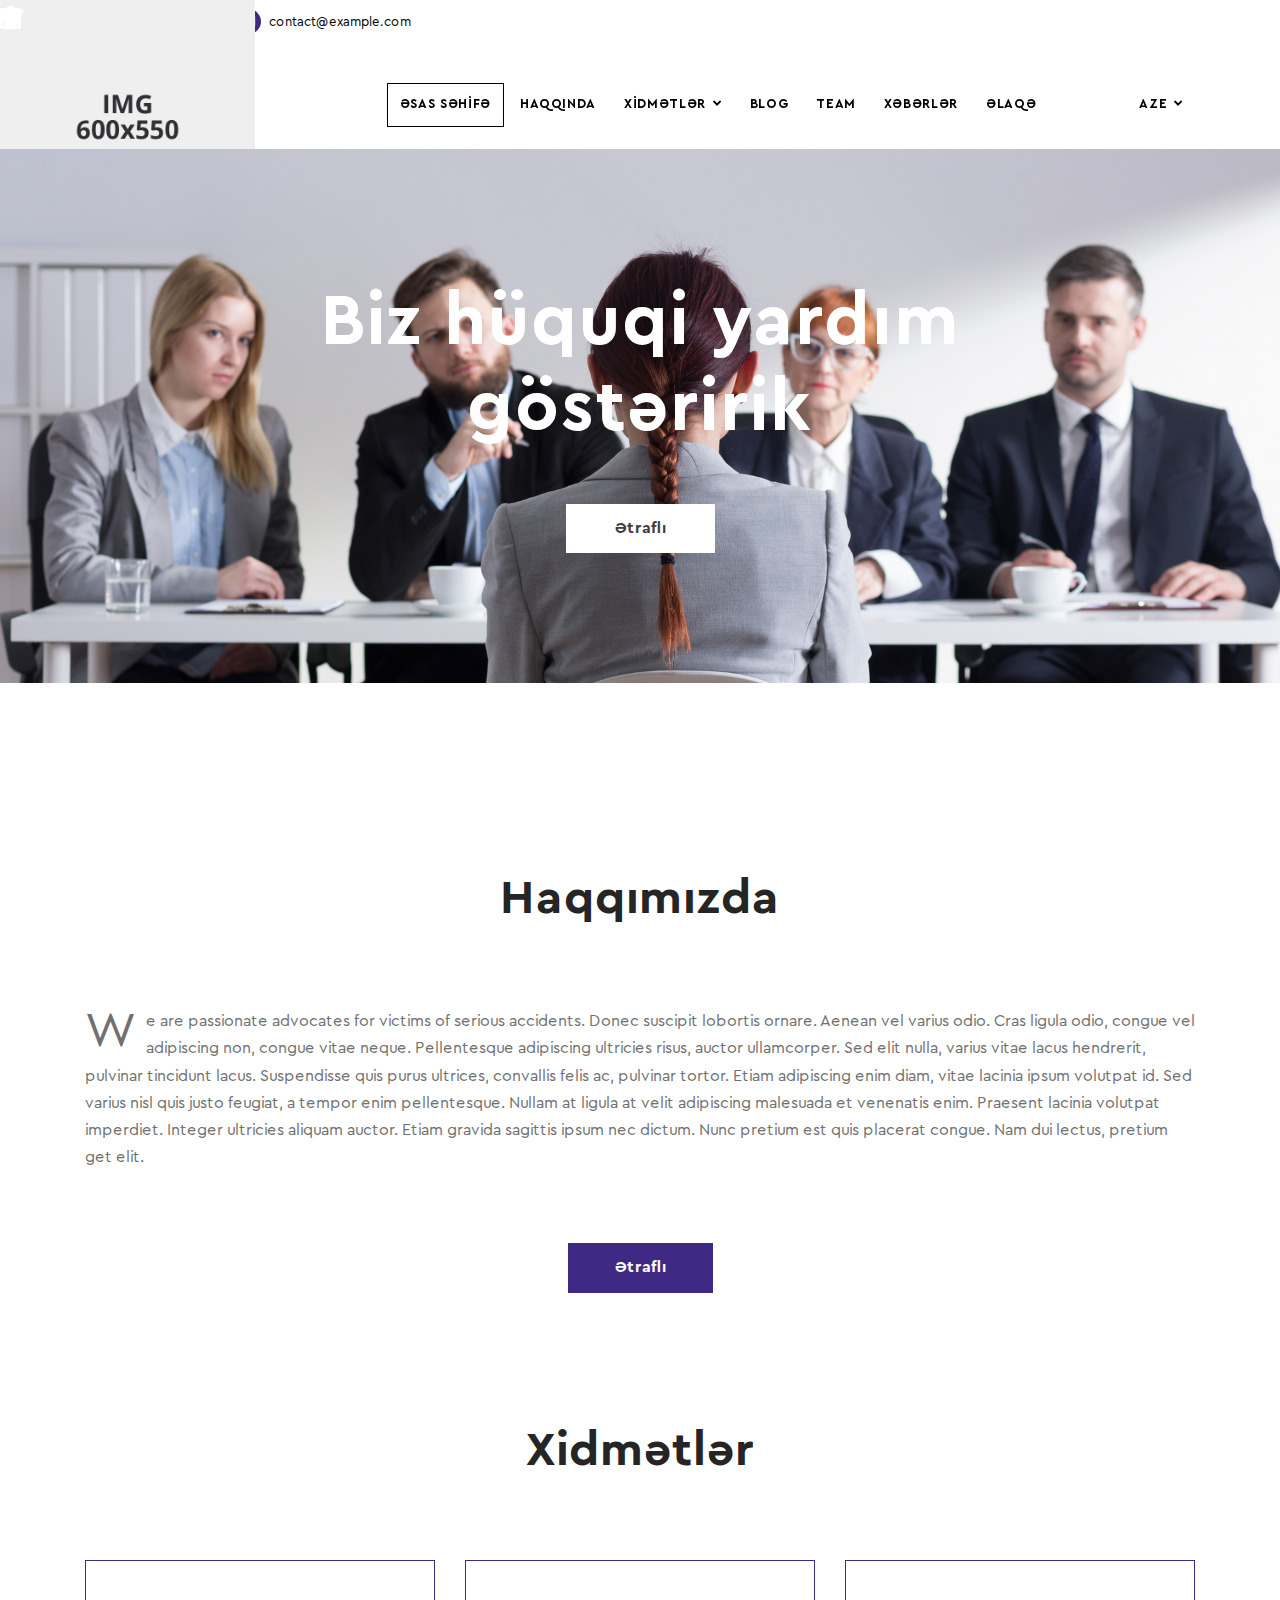
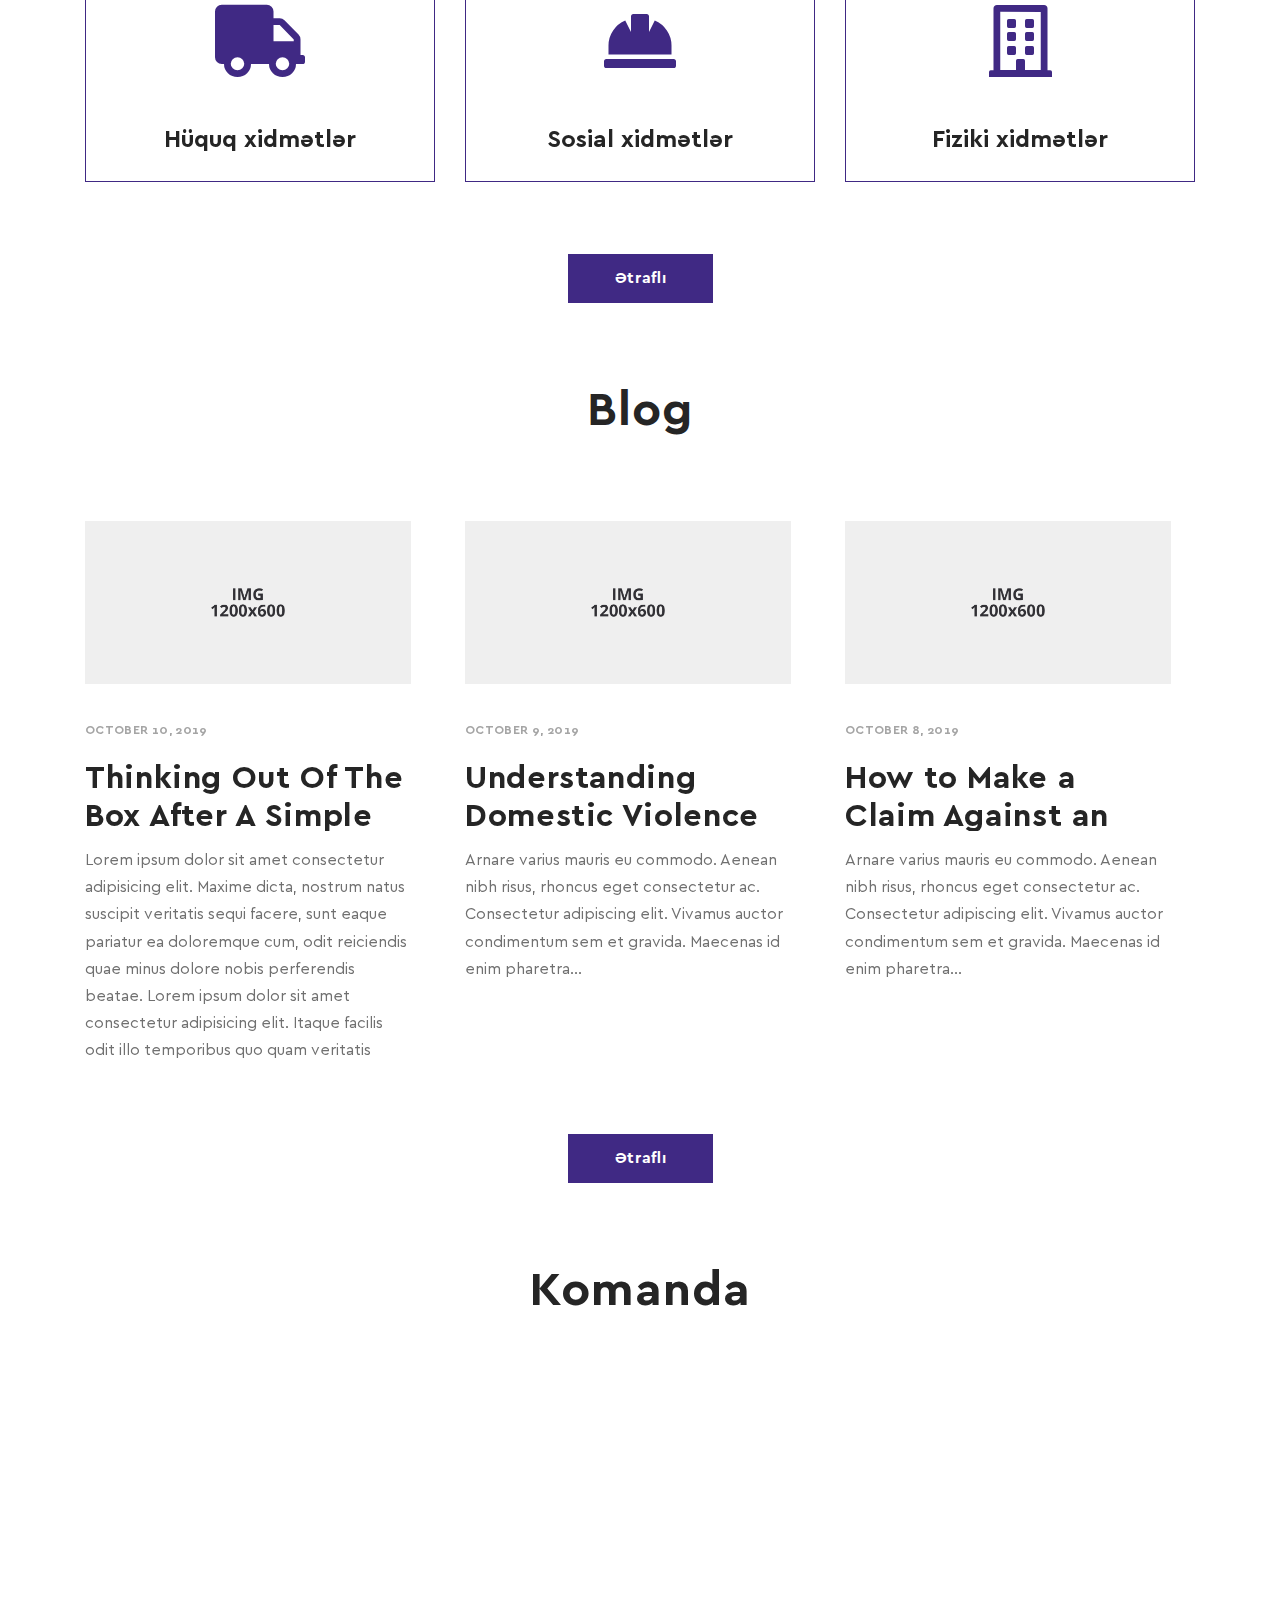
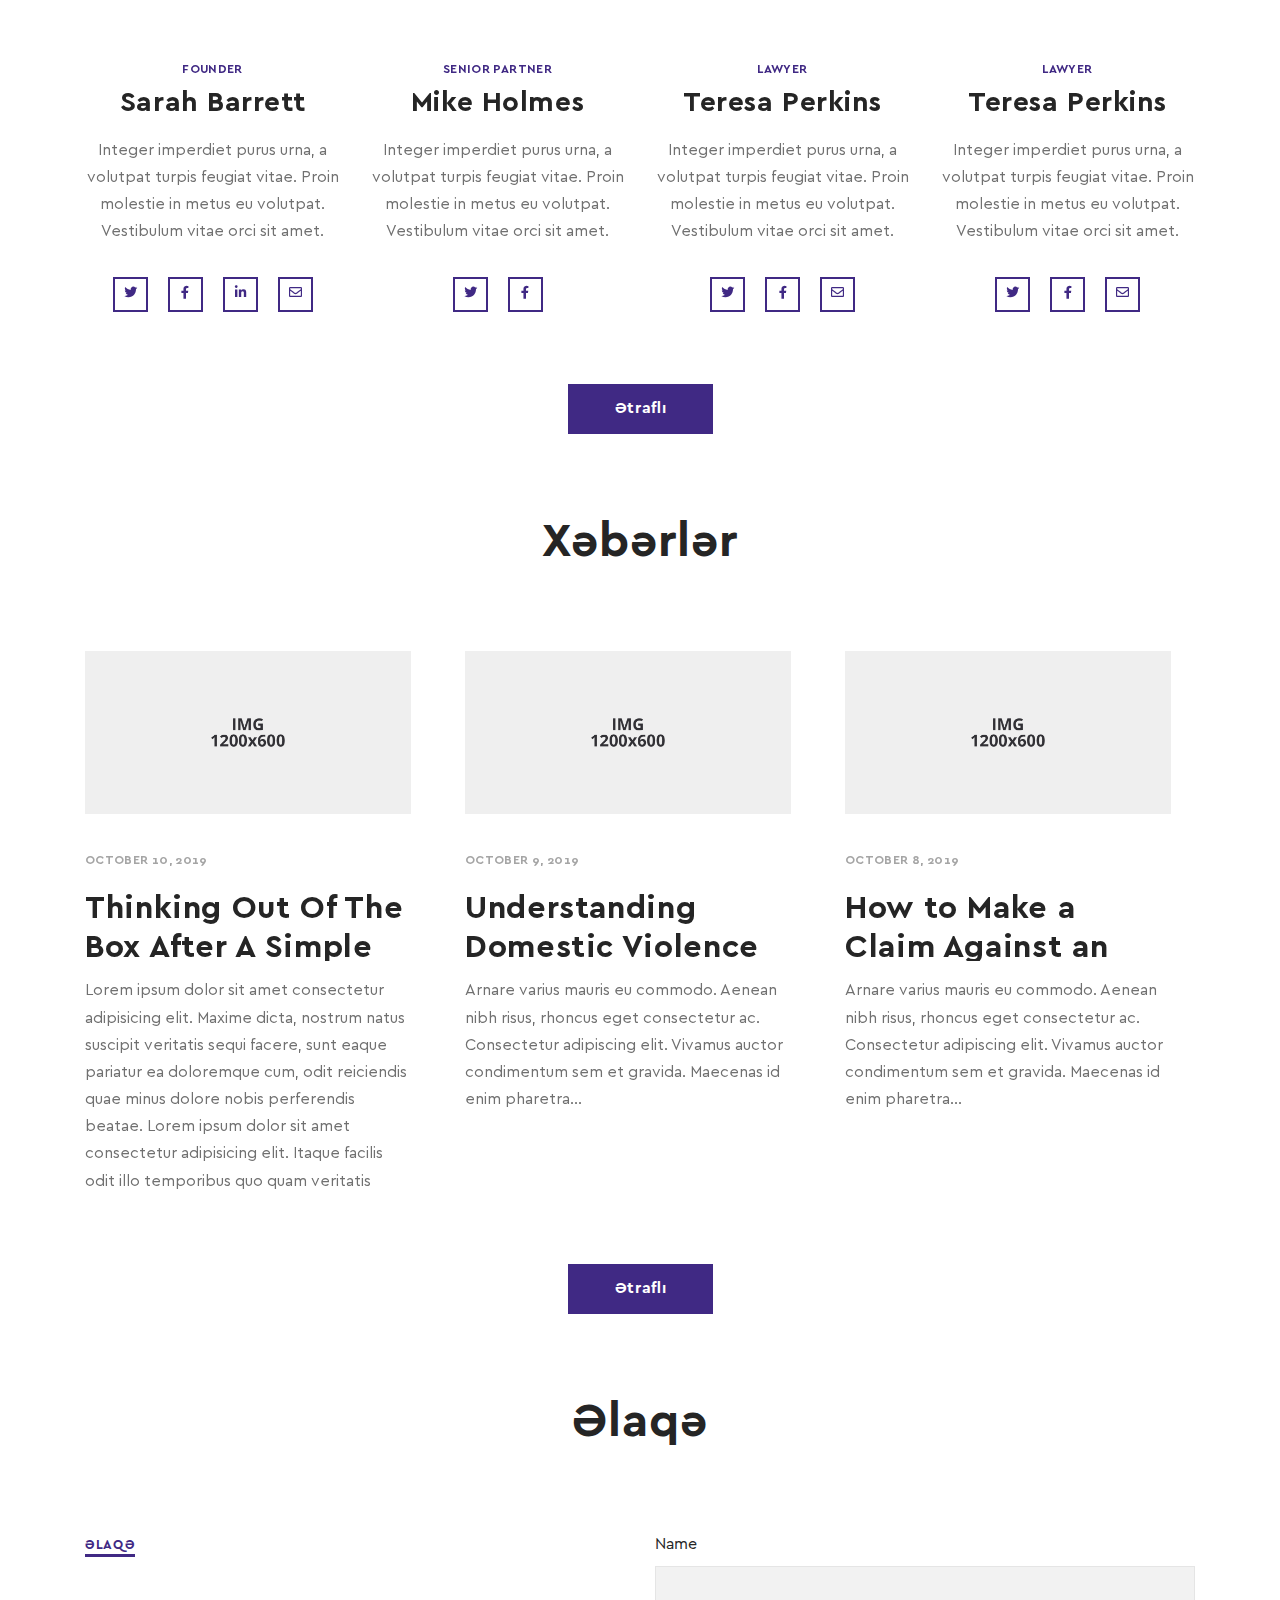
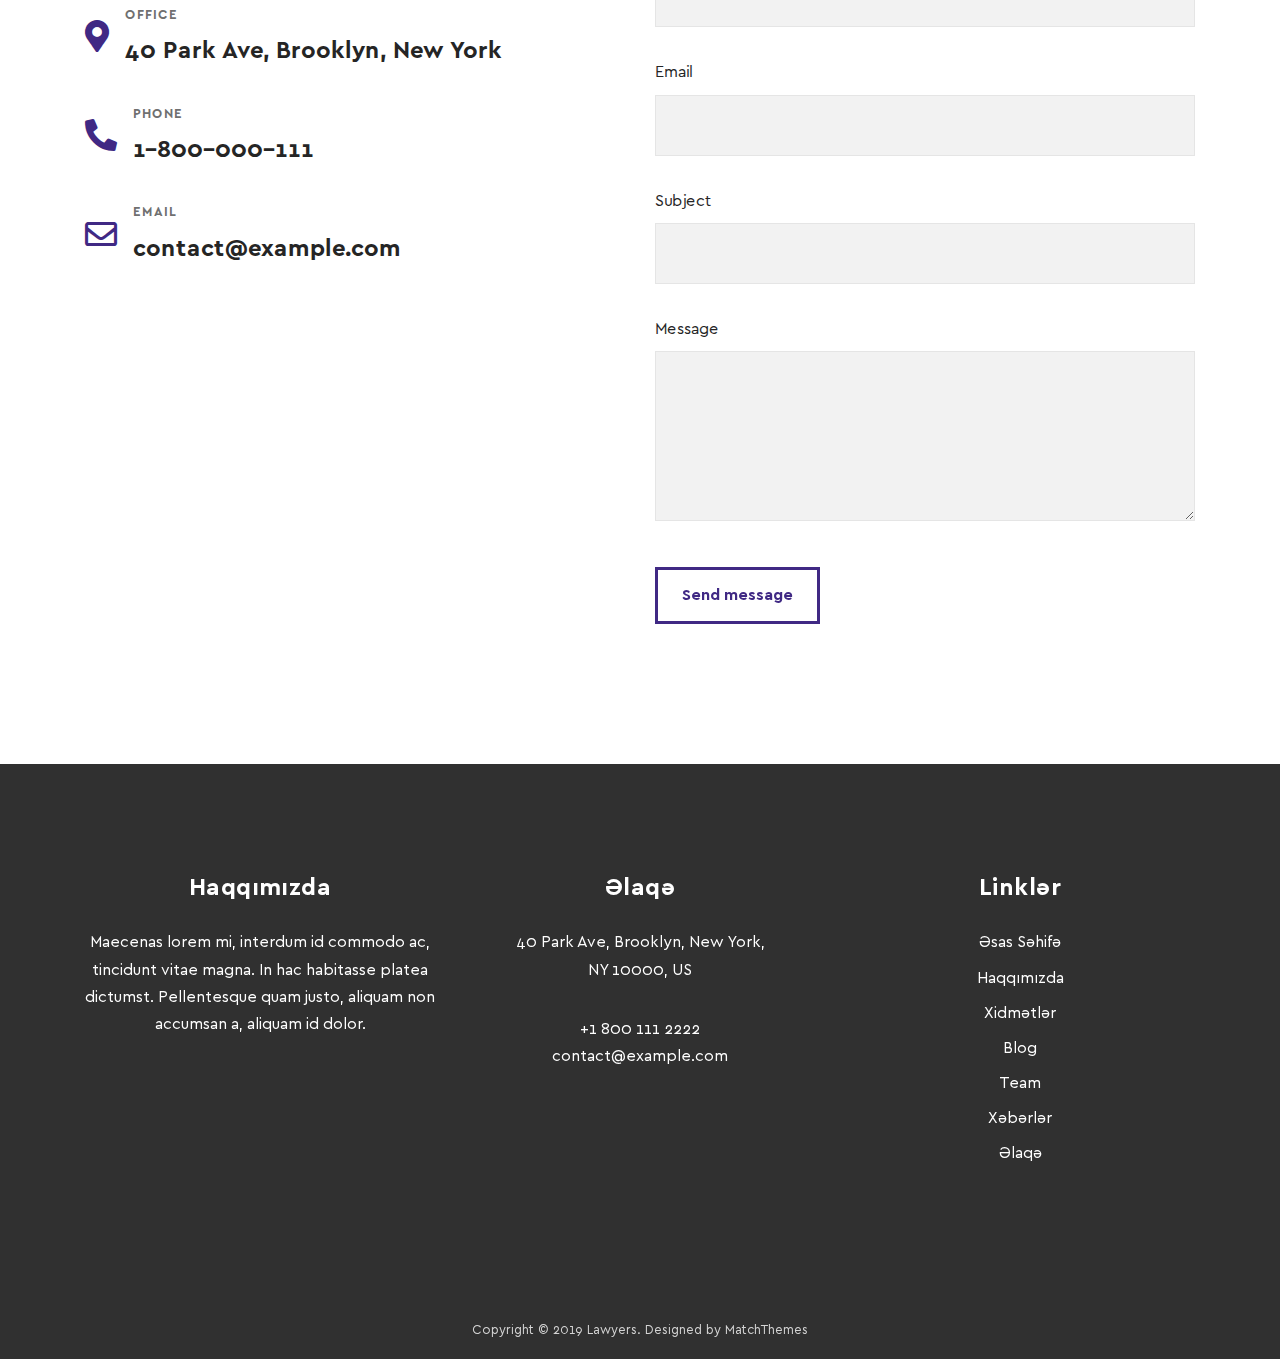
<file: lawyers-html/index.html>
<!DOCTYPE html>
<html lang="en-US">
	<head>
		
		<meta charset="utf-8">
		<title>Top Header 2 - Attorneys Business HTML Template</title>
		<meta name="viewport" content="width=device-width, initial-scale=1.0">
		<meta name="robots" content="noodp"/>
		<!-- Bootstrap CSS -->
		<link rel='stylesheet' id='bootstrap-css'  href='css/bootstrap/css/bootstrap.css' type='text/css' media='all' />
		<!-- Font Awesome Icons CSS -->
		<link rel='stylesheet' id='font-awesome'  href='css/fontawesome/css/all.min.css' type='text/css' media='all' />
		<!-- Owl Carousel -->
		<link rel='stylesheet' id='owl-carousel'  href='js/owl-carousel/owl.carousel.css' type='text/css' media='all' />
		<!-- Fonts -->
		<link rel='stylesheet' id='lawyers-style-css'  href='fonts/cera-pro/stylesheet.css' type='text/css' media='all' />
		<!-- Main CSS File -->
		<link rel='stylesheet' id='lawyers-style-css'  href='style.css' type='text/css' media='all' />
		<!-- favicons -->
		<link rel="icon" href="images/icons/favicon-32x32.png" sizes="32x32" />
		<link rel="icon" href="images/icons/favicon-192x192.png" sizes="192x192" />
		<link rel="apple-touch-icon-precomposed" href="images/icons/favicon-180x180.png" />
	</head>
	<body>
		<div class="menu-mask"></div>
		<!-- MOBILE MENU HOLDER -->
		<div class="mobile-menu-holder">
			<div class="modal-menu-container">
				<div class="exit-mobile"> <span class="icon-bar1"></span> <span class="icon-bar2"></span></div>
				<ul class="menu-mobile">
					<li class="menu-item current-menu-item">
						<a href="index.html" >ƏSAS SƏHİFƏ</a>
					</li>
					<li class="menu-item">
						<a href="about-us.html">Haqqında</a>
					</li>
					<li class="menu-item menu-item-has-children">
						<a href="services.html">XİDMƏTLƏR</a>
						<ul class="sub-menu">
							<li class="menu-item menu-item-has-children">
								<a href="services-type.html">Hüquqi Xidmətləri</a>
								<ul class="sub-menu">
									<li class="menu-item"><a href="services-single-page.html">Hüquqi 1</a></li>
									<li class="menu-item"><a href="services-single-page.html">Hüquqi 2</a></li>
								</ul>
							</li>
							<li class="menu-item menu-item-has-children">
								<a href="services-type.html">Maliyyə Xidmətləri</a>
								<ul class="sub-menu">
									<li class="menu-item"><a href="services-single-page.html">Maliyyə 1</a></li>
									<li class="menu-item"><a href="services-single-page.html">Maliyyə 2</a></li>
								</ul>
							</li>
						</ul>
					</li>
					<li class="menu-item">
						<a href="blog.html">Blog</a>
					</li>
					<li class="menu-item">
						<a href="team.html">Team</a>
					</li>
					<li class="menu-item">
						<a href="news.html">Xəbərlər</a>
					</li>
					<li class="menu-item">
						<a href="contact.html">Əlaqə</a>
					</li>
				</ul>
			</div>
			<div class="menu-contact">
				<ul>
					<li><i class="fa fa-map-marker"></i><span>40 Park Ave, Brooklyn, New York</span></li>
					<li><i class="fa fa-mobile"></i><span>1-800-111-2222</span></li>
					<li><i class="fa fa-envelope"></i><span>contact@example.com</span></li>
				</ul>
				<ul class="social-media">
					<li><a class="social-facebook" href="#" target="_blank"><i class="fab fa-facebook-f"></i></a></li>
					<li><a class="social-twitter" href="#" target="_blank"><i class="fab fa-twitter"></i></a></li>
					<li><a class="social-linkedin" href="#" target="_blank"><i class="fab fa-linkedin"></i></a></li>
				</ul>
			</div>
		</div>
		<!-- /MOBILE MENU HOLDER -->
		<!-- HEADER -->
		<header id="header-bar" class="header-2">
			<div class="container">
				<div class="top-info">
					<div class="header-contact">
						<div class="header-info"><span class="info-circle"><i class="fa fa-phone"></i></span> 1-800-000-111</div>
						<div class="header-info"><span class="info-circle"><i class="fa fa-envelope"></i></span> contact@example.com</div>
					</div>
					<ul class="social-media">
						<li><a class="social-facebook" href="#" target="_blank"><i class="fab fa-facebook-f"></i></a></li>
						<li><a class="social-twitter" href="#" target="_blank"><i class="fab fa-twitter"></i></a></li>
						<li><a class="social-linkedin" href="#" target="_blank"><i class="fab fa-linkedin"></i></a></li>
					</ul>
				</div>
				<div class="header-wrap">
					<div class="logo logo-2"><a href="index.html"><img class="img-fluid" src="images/kts-01.svg" alt="Lawyers"></a></div>
					<div class="nav-holder nav-holder-2">
						<ul class="menu-nav  menu-nav-2">
						<li class="menu-item current-menu-item">
							<a href="index.html" >ƏSAS SƏHİFƏ</a>
						</li>
						<li class="menu-item">
							<a href="about-us.html">Haqqında</a>
						</li>
						<li class="menu-item menu-item-has-children">
							<a href="services.html">XİDMƏTLƏR</a>
							<ul class="sub-menu">
								<li class="menu-item menu-item-has-children">
									<a href="services-type.html">Hüquq Xidmətləri</a>
									<ul class="sub-menu">
										<li class="menu-item"><a href="services-single-page.html">Hüquq 1</a></li>
										<li class="menu-item"><a href="services-single-page.html">Hüquq 2</a></li>
									</ul>
								</li>
								<li class="menu-item menu-item-has-children">
									<a href="services-type.html">Maliyyə Xidmətləri</a>
									<ul class="sub-menu">
										<li class="menu-item"><a href="services-single-page.html">Maliyyə 1</a></li>
										<li class="menu-item"><a href="services-single-page.html">Maliyyə 2</a></li>
									</ul>
								</li>
							</ul>
						</li>
						<li class="menu-item">
							<a href="blog.html">Blog</a>
						</li>
						<li class="menu-item">
							<a href="team.html">Team</a>
						</li>
						<li class="menu-item">
							<a href="news.html">Xəbərlər</a>
						</li>
						<li class="menu-item">
							<a href="contact.html">Əlaqə</a>
						</li>
					</ul>
					</div>
					<div class="lang_select_box">
						<ul class="menu-nav menu-nav-2">
							<li class="menu-item menu-item-has-children">
								<a href="/">AZE</a>
								<ul class="sub-menu">
									<li class="menu-item"><a href="/">EN</a></li>
									<li class="menu-item"><a href="/">RU</a></li>
								</ul>
							</li>
						</ul>
					  </div>
					<div class="nav-button-holder"> <button type="button" class="nav-button"> <span class="icon-bar"></span> </button></div>
				</div>
			</div>
		</header>
		<!-- /HEADER -->
		<!-- HOME SLIDER -->
		<div class="slider-container">
			<div class="owl-carousel owl-theme home-slider">
				<div class="slider-post slider-item-box">
					<img class="img-fluid" src="images/hr_img1.jpg" alt="">
					<div class="slider-caption">
						<div class="slider-text">
							<h2>Biz hüquqi yardım<br>göstəririk</h2>
							<a class="btn-white" href="services-type.html">Ətraflı</a>
						</div>
					</div>
				</div>
				<div class="slider-post slider-item-box">
					<img class="img-fluid" src="images/hr_img2.jpg" alt="">
					<div class="slider-caption">
						<div class="slider-text">
							<h2>Biz hüquqi yardım<br>göstəririk</h2>
							<a class="btn-white" href="services-type.html">Ətraflı</a>
						</div>
					</div>
				</div>
				<div class="slider-post slider-item-box">
					<img class="img-fluid" src="images/hr_img3.jpg" alt="">
					<div class="slider-caption">
						<div class="slider-text">
							<h2>Biz hüquqi yardım<br>göstəririk</h2>
							<a class="btn-white" href="services-type.html">Ətraflı</a>
						</div>
					</div>
				</div>
			</div>
		</div>
		<!-- /HOME SLIDER -->
		<!-- PAGE CONTENT -->
		<div class="page-holder custom-page-template page-full fullscreen-page home-page-content clearfix">
		<!-- SECTION 1-->
		<section class="section-holder">
			<div class="container">
				<div class="row">
					<div class="col-lg-8 offset-lg-2">
						<div class="intro-msg margin-b108">
							<h2 class="section-heading-title">Haqqımızda</h2>
						</div>
					</div>
				</div>
				<!-- /row -->
				<div class="row">
					<div class="col-lg-12 margin-bm32">
						<p><span class="dropcap">W</span>e are passionate advocates for victims of serious accidents. Donec suscipit lobortis ornare. Aenean vel varius odio. Cras ligula odio, congue vel adipiscing non, congue vitae neque. Pellentesque adipiscing ultricies risus, auctor ullamcorper.
							Sed elit nulla, varius vitae lacus hendrerit, pulvinar tincidunt lacus. Suspendisse quis purus ultrices, convallis felis ac, pulvinar tortor. Etiam adipiscing enim diam, vitae lacinia ipsum volutpat id. Sed varius nisl quis justo feugiat, a tempor enim pellentesque.
							Nullam at ligula at velit adipiscing malesuada et venenatis enim. Praesent lacinia volutpat imperdiet. Integer ultricies aliquam auctor. Etiam gravida sagittis ipsum nec dictum. Nunc pretium est quis placerat congue. Nam dui lectus, pretium get elit.
						</p>
					</div>
				</div>
				<div class="view-more alignc margin-t72"><a href="about-us.html">Ətraflı</a></div>
				<!-- /row -->
			</div>
			<!-- /container -->
		</section>
		<!-- /SECTION 1-->
		<!-- SECTION 3-->
		<section class="section-holder">
			<div class="container">
				<div class="row">
					<div class="col-lg-8 offset-lg-2 alignc">
						<h2 class="section-heading-title">Xidmətlər</h2>
					</div>
				</div>
				<!-- /row -->
				<div class="row practice-items-holder">
					<div class="col-md-6 col-lg-4 practice-item-4cols">
						<a href="services-type.html">
							<div class="practice-item">
								<div class="practice-icon"><i class="fas fa-truck"></i></div>
								<h3 class="practice-title">Hüquq xidmətlər</h3>
							</div>
						</a>
					</div>
					<div class="col-md-6 col-lg-4 practice-item-4cols">
						<a href="services-type.html">
							<div class="practice-item">
								<div class="practice-icon"><i class="fas fa-hard-hat"></i></div>
								<h3 class="practice-title">Sosial xidmətlər</h3>
							</div>
						</a>
					</div>
					<div class="col-md-6 col-lg-4 practice-item-4cols">
						<a href="services-type.html">
							<div class="practice-item">
								<div class="practice-icon"><i class="far fa-building"></i></div>
								<h3 class="practice-title">Fiziki xidmətlər</h3>
							</div>
						</a>
					</div>
				</div>
				<!-- /row -->
				<div class="view-more alignc margin-t72"><a href="services.html">Ətraflı</a></div>
			</div>
			<!-- /container -->	
		</section>
		<!-- /SECTION 3-->
		<section class="blog-1col-list-left">
			<div class="blog_title">
				<h2>Blog</h2>
			</div>
			<div class="container">
				<div class="row">
					<div class="col-lg-12 posts-holder post-sidebar ">
						<div class="row">
							<div class="col-md-6 col-lg-4">
								<article class=" blog-item-2col-grid">
									<a href="blog-single-post.html">
										<div class="post-image"> <img src="images/blog/blog-1.jpg" class="img-fluid" alt=""></div>
									</a>
									<div class="post-holder">
										<ul class="blog-date">
											<li class="meta-date">October 10, 2019</li>
										</ul>
										<h2 class="blog-title"><a href="blog-single-post.html">Thinking Out Of The Box After A Simple Car Accident</a></h2>
										<div class="article-excerpt"> Lorem ipsum dolor sit amet consectetur adipisicing elit. Maxime dicta, nostrum natus suscipit veritatis sequi facere, sunt eaque pariatur ea doloremque cum, odit reiciendis quae minus dolore nobis perferendis beatae. Lorem ipsum dolor sit amet consectetur adipisicing elit. Itaque facilis odit illo temporibus quo quam veritatis maiores qui, perspiciatis aliquam, nobis distinctio cupiditate quaerat omnis, nemo ullam dolore eligendi recusandae.</div>
									</div>
								</article>
							</div>
							<div class="col-md-6 col-lg-4">
								<article class=" blog-item-2col-grid">
									<a href="blog-single-post.html">
										<div class="post-image"> <img src="images/blog/blog-2.jpg" class="img-fluid" alt=""></div>
									</a>
									<div class="post-holder">
										<ul class="blog-date">
											<li class="meta-date">October 9, 2019</li>
										</ul>
										<h2 class="blog-title"><a href="blog-single-post.html">Understanding Domestic Violence Defense</a></h2>
										<div class="article-excerpt"> Arnare varius mauris eu commodo. Aenean nibh risus, rhoncus eget consectetur ac. Consectetur adipiscing elit. Vivamus auctor condimentum sem et gravida. Maecenas id enim pharetra...</div>
									</div>
								</article>
							</div>
							<div class="col-md-6 col-lg-4">
								<article class=" blog-item-2col-grid">
									<a href="blog-single-post.html">
										<div class="post-image"> <img src="images/blog/blog-9.jpg" class="img-fluid" alt=""></div>
									</a>
									<div class="post-holder">
										<ul class="blog-date">
											<li class="meta-date">October 8, 2019</li>
										</ul>
										<h2 class="blog-title"><a href="blog-single-post.html">How to Make a Claim Against an Airline</a></h2>
										<div class="article-excerpt"> Arnare varius mauris eu commodo. Aenean nibh risus, rhoncus eget consectetur ac. Consectetur adipiscing elit. Vivamus auctor condimentum sem et gravida. Maecenas id enim pharetra...</div>
									</div>
								</article>
							</div>
						</div>
						<!-- /row -->
					</div>
					<!-- /col-lg-12 -->
				</div>
				<div class="view-more alignc margin-t72"><a href="blog.html	">Ətraflı</a></div>
				<!-- /row -->
			</div>
			<!-- /container -->	
		</section>

		<!-- <section class="section_faq">
			<div class="blog_title">
				<h2>FAQ</h2>
			</div>
			<div class="container">
				<div class="row">
					<div class="col-lg-12">
						<div>
							<ul class="faq-list">
								<li>
									<h5 class="faq-title"><a href="#faq1">Why our lawyers firm?</a></h5>
									<div id="faq1" class="faq-section">
										<p>Lorem ipsum dolor sit amet, mea in tacimates electram. Diam facilis cum ei, ei novum accusamus scribentur per. Ei agam necessitatibus ius. Ius ei dolorem constituto. Vel sale repudiandae no, harum putent vivendum ne ius. Quo ex unum iisque. </p>
									</div>
								</li>
								<li>
									<h5 class="faq-title"><a href="#faq2">How does it work?</a></h5>
									<div id="faq2" class="faq-section">
										<p>Sale vivendum senserit an eum, ubique noster ex pro, at vel accommodare ullamcorper. Cu duo minim vocibus menandri, at omittam voluptatum usu. Fabulas docendi iracundia ex cum, viris putant dissentiunt ex cum. Id vim tale mutat, eu vide velit oporteat pri. Mollis vidisse saperet. </p>
									</div>
								</li>
								<li>
									<h5 class="faq-title"><a href="#faq3">Is first consultation free?</a></h5>
									<div id="faq3" class="faq-section">
										<p>Eam ei suscipit partiendo, nam modus vocibus cotidieque eu, semper apeirian laboramus sit ne. Qui apeirian tacimates at, has errem possim an, eligendi pericula delicatissimi per ad. At pro essent aliquip qualisque, vis splendide posidonium ex. Nec et error quodsi deleniti. Dicit nobis latine qui an, per duis summo impetus an, eam ne perfecto intellegat persequeris.  </p>
									</div>
								</li>
								<li>
									<h5 class="faq-title"><a href="#faq4">How can we help?</a></h5>
									<div id="faq4" class="faq-section">
										<p>In cibo aperiri evertitur vis, sit autem facete cotidieque cu, omnesque voluptua voluptatibus mea ut. Cum ea omnes percipitur cotidieque, propriae suavitate te qui, laudem voluptatibus ne ius. Ut eam lorem consul. Eam bonorum percipit explicari in, efficiendi scripserit ex sed. Usu soluta integre fastidii eu. Et mei ipsum sensibus delicata, ius eu choro solet denique. Populo facilisi. </p>
									</div>
								</li>
							</ul>
						</div>
					</div>
				</div>
				<div class="view-more alignc margin-t72"><a href="blog-full-width.html">Ətraflı</a></div>
			</div>
		</section> -->

		<!-- SECTION 5-->
		<section class="section-holder">
			<div class="container">
				<div class="row">
					<div class="col-lg-8 offset-lg-2 alignc">
						<h2 class="section-heading-title">Komanda</h2>
					</div>
				</div>
				<!-- /row -->
				<div class="row">
					<div class="col-lg-3 col-md-6">
						<div class="lawyer-holder lawyer-3col">
							<a href="team-single-page.html"><img src="images/team/team-4.jpg" class="img-fluid" alt="" ></a>
							<div class="lawyer-position">Founder</div>
							<h2 class="lawyer-title"><a href="team-single-page.html">Sarah Barrett</a></h2>
							<div class="lawyer-excerpt">Integer imperdiet purus urna, a volutpat turpis feugiat vitae. Proin molestie in metus eu volutpat. Vestibulum vitae orci sit amet.</div>
							<ul class="lawyer-social">
								<li><a href="#" target="_blank"><i class="fab fa-twitter"></i></a></li>
								<li><a href="#" target="_blank"><i class="fab fa-facebook-f"></i></a></li>
								<li><a href="#" target="_blank"><i class="fab fa-linkedin-in"></i></a></li>
								<li><a href="mailto:" target="_blank"><i class="far fa-envelope"></i></a></li>
							</ul>
						</div>
					</div>
					<div class="col-lg-3 col-md-6">
						<div class="lawyer-holder lawyer-3col">
							<a href="team-single-page.html"><img src="images/team/team-6.jpg" class="img-fluid" alt="" ></a>
							<div class="lawyer-position">Senior Partner</div>
							<h2 class="lawyer-title"><a href="team-single-page.html">Mike Holmes</a></h2>
							<div class="lawyer-excerpt">Integer imperdiet purus urna, a volutpat turpis feugiat vitae. Proin molestie in metus eu volutpat. Vestibulum vitae orci sit amet.</div>
							<ul class="lawyer-social">
								<li><a href="#" target="_blank"><i class="fab fa-twitter"></i></a></li>
								<li><a href="#" target="_blank"><i class="fab fa-facebook-f"></i></a></li>
							</ul>
						</div>
					</div>
					<div class="col-lg-3 col-md-6">
						<div class="lawyer-holder lawyer-3col">
							<a href="team-single-page.html"><img src="images/team/team-1.jpg" class="img-fluid" alt="" ></a>
							<div class="lawyer-position">Lawyer</div>
							<h2 class="lawyer-title"><a href="team-single-page.html">Teresa Perkins</a></h2>
							<div class="lawyer-excerpt">Integer imperdiet purus urna, a volutpat turpis feugiat vitae. Proin molestie in metus eu volutpat. Vestibulum vitae orci sit amet.</div>
							<ul class="lawyer-social">
								<li><a href="#" target="_blank"><i class="fab fa-twitter"></i></a></li>
								<li><a href="#" target="_blank"><i class="fab fa-facebook-f"></i></a></li>
								<li><a href="mailto:" target="_blank"><i class="far fa-envelope"></i></a></li>
							</ul>
						</div>
					</div>
					<div class="col-lg-3 col-md-6">
						<div class="lawyer-holder lawyer-3col">
							<a href="team-single-page.html"><img src="images/team/team-1.jpg" class="img-fluid" alt="" ></a>
							<div class="lawyer-position">Lawyer</div>
							<h2 class="lawyer-title"><a href="team-single-page.html">Teresa Perkins</a></h2>
							<div class="lawyer-excerpt">Integer imperdiet purus urna, a volutpat turpis feugiat vitae. Proin molestie in metus eu volutpat. Vestibulum vitae orci sit amet.</div>
							<ul class="lawyer-social">
								<li><a href="#" target="_blank"><i class="fab fa-twitter"></i></a></li>
								<li><a href="#" target="_blank"><i class="fab fa-facebook-f"></i></a></li>
								<li><a href="mailto:" target="_blank"><i class="far fa-envelope"></i></a></li>
							</ul>
						</div>
					</div>
				</div>
				<!-- /row -->
				<div class="view-more alignc"><a href="team.html">Ətraflı</a></div>
			</div>
			<!-- /container -->	
		</section>
		<!-- /SECTION 5-->	
		<!-- SECTION 7-->
		<section class="section-holder">
			<div class="news_title">
				<h2>Xəbərlər</h2>
			</div>
			<div class="container">
				<div class="row">
					<div class="col-lg-12 posts-holder post-sidebar ">
						<div class="row">
							<div class="col-md-6 col-lg-4">
								<article class=" blog-item-2col-grid">
									<a href="news-single-post.html">
										<div class="post-image"> <img src="images/blog/blog-1.jpg" class="img-fluid" alt=""></div>
									</a>
									<div class="post-holder">
										<ul class="blog-date">
											<li class="meta-date">October 10, 2019</li>
										</ul>
										<h2 class="blog-title"><a href="news-single-post.html">Thinking Out Of The Box After A Simple Car Accident</a></h2>
										<div class="article-excerpt"> Lorem ipsum dolor sit amet consectetur adipisicing elit. Maxime dicta, nostrum natus suscipit veritatis sequi facere, sunt eaque pariatur ea doloremque cum, odit reiciendis quae minus dolore nobis perferendis beatae. Lorem ipsum dolor sit amet consectetur adipisicing elit. Itaque facilis odit illo temporibus quo quam veritatis maiores qui, perspiciatis aliquam, nobis distinctio cupiditate quaerat omnis, nemo ullam dolore eligendi recusandae.</div>
									</div>
								</article>
							</div>
							<div class="col-md-6 col-lg-4">
								<article class=" blog-item-2col-grid">
									<a href="news-single-post.html">
										<div class="post-image"> <img src="images/blog/blog-2.jpg" class="img-fluid" alt=""></div>
									</a>
									<div class="post-holder">
										<ul class="blog-date">
											<li class="meta-date">October 9, 2019</li>
										</ul>
										<h2 class="blog-title"><a href="news-single-post.html">Understanding Domestic Violence Defense</a></h2>
										<div class="article-excerpt"> Arnare varius mauris eu commodo. Aenean nibh risus, rhoncus eget consectetur ac. Consectetur adipiscing elit. Vivamus auctor condimentum sem et gravida. Maecenas id enim pharetra...</div>
									</div>
								</article>
							</div>
							<div class="col-md-6 col-lg-4">
								<article class=" blog-item-2col-grid">
									<a href="news-single-post.html">
										<div class="post-image"> <img src="images/blog/blog-9.jpg" class="img-fluid" alt=""></div>
									</a>
									<div class="post-holder">
										<ul class="blog-date">
											<li class="meta-date">October 8, 2019</li>
										</ul>
										<h2 class="blog-title"><a href="news-single-post.html">How to Make a Claim Against an Airline</a></h2>
										<div class="article-excerpt"> Arnare varius mauris eu commodo. Aenean nibh risus, rhoncus eget consectetur ac. Consectetur adipiscing elit. Vivamus auctor condimentum sem et gravida. Maecenas id enim pharetra...</div>
									</div>
								</article>
							</div>
						</div>
						<!-- /row -->
					</div>
					<!-- /col-lg-12 -->
				</div>
				<div class="view-more alignc margin-t72"><a href="news.html">Ətraflı</a></div>
				<!-- /row -->
			</div>
		</section>
		<!-- /SECTION 7-->	
		<!-- SECTION 9-->
		<section class="section-holder">
			<div class="contact_title">
				<h2>Əlaqə</h2>
			</div>
			<div class="container">
				<div class="row">
					<div class="col-lg-6 margin-bm54">
						<span class="heading-subtitle">Əlaqə</span>
						<div class="icon-box-wrapper">
							<div class="icon-box-icon"><i class="fas fa-map-marker-alt"></i></div>
							<div class="icon-box-content">
								<div class="icon-box-title">OFFICE</div>
								<p class="icon-box-description">40 Park Ave, Brooklyn, New York</p>
							</div>
						</div>
						<!-- /icon-box-wrapper -->
						<div class="icon-box-wrapper">
							<div class="icon-box-icon"><i class="fas fa-phone-alt"></i></div>
							<div class="icon-box-content">
								<div class="icon-box-title">PHONE</div>
								<p class="icon-box-description">1-800-000-111</p>
							</div>
						</div>
						<!-- /icon-box-wrapper -->
						<div class="icon-box-wrapper">
							<div class="icon-box-icon"><i class="far fa-envelope"></i></div>
							<div class="icon-box-content">
								<div class="icon-box-title">EMAIL</div>
								<p class="icon-box-description">contact@example.com</p>
							</div>
						</div>
						<!-- /icon-box-wrapper -->
						<div class="gmaps margin-t54">
							<iframe src="https://www.google.com/maps/embed?pb=!1m18!1m12!1m3!1d3024.9762977047603!2d-73.96009086693977!3d40.69651965846399!2m3!1f0!2f0!3f0!3m2!1i1024!2i768!4f13.1!3m3!1m2!1s0x89c25bc1f922373f%3A0x398427d98fba822e!2sPark+Ave%2C+Brooklyn%2C+NY%2C+USA!5e0!3m2!1sen!2sro!4v1471514814808">
							</iframe>
						</div>
					</div>
					<div class="col-lg-6">
						<div id="contact-form-holder">
							<form method="post" id="contact-form" action='include/contact-process.php'>
								<div class="margin-b32"><label>Name</label><input type="text" name="name" class="comm-field"/></div>
								<div class="margin-b32"><label>Email</label><input type="text" name="email" class="comm-field"/> </div>
								<div class="margin-b32"><label>Subject</label><input type="text" name="subject" class="comm-field" /> </div>
								<div class="margin-b32"><label>Message</label><textarea name="message" id="msg-contact" rows="5" ></textarea></div>
								<p class="antispam">Leave this empty: <input type="text" name="url" /></p>
								<p><input type="submit" value="Send message" id="submit"/></p>
							</form>
						</div>
						<!-- contact-form-holder-->
						<div id="output-contact"></div>
					</div>
				</div>
				<!-- /row -->
			</div>
			<!-- /container -->	
		</section>
		<!-- /SECTION 9-->	
		
		</div>
		<!-- /PAGE CONTENT -->
		<!-- FOOTER -->
		<footer id="footer-var2">
			<div id="footer-content">
				<div class="container">
					<div class="row">
						<div class="col-lg-4">
							<div class="foo-block">
								<h5 class="widgettitle">Haqqımızda</h5>
								<div class="textwidget">
									<div class="textwidget">
										<p>Maecenas lorem mi, interdum id commodo ac, tincidunt vitae magna. In hac habitasse platea dictumst. Pellentesque quam justo, aliquam non accumsan a, aliquam id dolor.</p>
									</div>
								</div>
							</div>
						</div>
						<div class="col-lg-4">
							<div class="foo-block">
								<h5 class="widgettitle">Əlaqə</h5>
								<div class="textwidget">
									<div class="textwidget">
										<p>40 Park Ave, Brooklyn, New York,<br> NY 10000, US</p>
										<p>+1 800 111 2222<br> contact@example.com</p>
									</div>
								</div>
							</div>
						</div>
						<div class="col-lg-4">
							<div class="foo-block">
								<h5 class="widgettitle">Linklər</h5>
								<div class="textwidget custom-html-widget">
									<ul>
										<li> <a href="index.html">Əsas Səhifə</a></li>
										<li><a href="about-us.html">Haqqımızda</a></li>
										<li><a href="services.html">Xidmətlər</a></li>
										<li><a href="blog.html">Blog</a></li>
										<li><a href="team.html">Team</a></li>
										<li><a href="news.html">Xəbərlər</a></li>
										<li><a href="contact.html">Əlaqə</a></li>
									</ul>
								</div>
							</div>
						</div>
					</div>
					<ul class="footer-social alignc">
						<li><a class="social-facebook" href="#" target="_blank"><i class="fab fa-facebook-f"></i></a></li>
						<li><a class="social-twitter" href="#" target="_blank"><i class="fab fa-twitter"></i></a></li>
						<li><a class="social-linkedin" href="#" target="_blank"><i class="fab fa-linkedin"></i></a></li>
					</ul>
					<div class="foo-copyright alignc">Copyright &copy; 2019 Lawyers. Designed by MatchThemes</div>
				</div>
			</div>
		</footer>
		<!-- /FOOTER -->
		<div class="scrollup"> <a class="scrolltop" href="#"> <i class="fa fa-chevron-up"></i> </a></div>
		<!-- JS --> 
		<script src='js/jquery.js'></script>
		<script src='js/jquery-migrate.min.js'></script>
		<script src='css/bootstrap/js/popper.js'></script>
		<script src='css/bootstrap/js/bootstrap.js'></script>
		<script src='js/easing.js'></script>
		<script src='js/fitvids.js'></script>
		<script src='js/owl-carousel/owl.carousel.js'></script>
		<script src='js/isotope.js'></script>
		<script src='js/jquery.magnific-popup.min.js'></script>
		<!-- MAIN JS -->
		<script src='js/init.js'></script>
		<!-- CONTAT FORM JS -->
		<script src='js/jquery.form.min.js'></script>
		<script src='js/contactform.js'></script>
	</body>
</html>
</file>
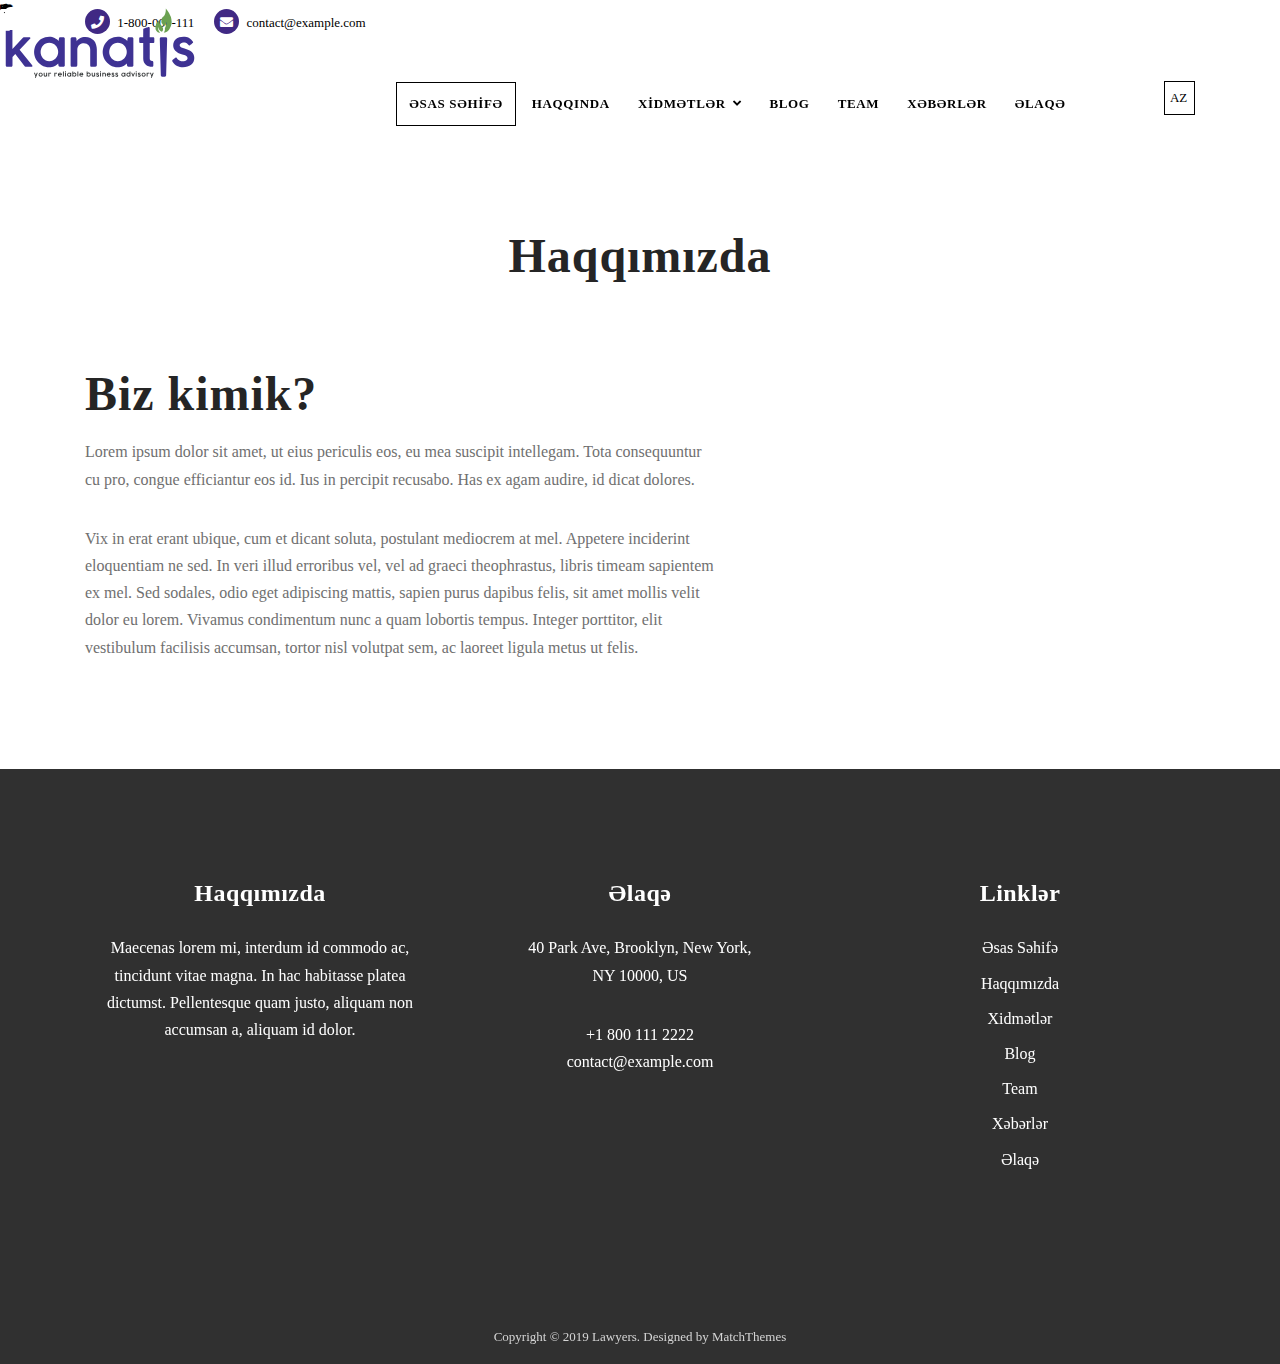
<file: lawyers-html/about-us.html>
<!DOCTYPE html>
<html lang="en-US">
	<head>
		
		<meta charset="utf-8">
		<title>About Us - Lawyers Attorneys Business HTML Template</title>
		<meta name="viewport" content="width=device-width, initial-scale=1.0">
		<meta name="robots" content="noodp"/>
		<link href='https://fonts.googleapis.com/css?family=Open+Sans:400,400i,600,700,700i%7CCrimson+Text:400,400i,700,700i' rel='stylesheet' type='text/css'>
		<!-- Bootstrap CSS -->
		<link rel='stylesheet' id='bootstrap-css'  href='css/bootstrap/css/bootstrap.css' type='text/css' media='all' />
		<!-- Font Awesome Icons CSS -->
		<link rel='stylesheet' id='font-awesome'  href='css/fontawesome/css/all.min.css' type='text/css' media='all' />
		<!-- Owl Carousel -->
		<link rel='stylesheet' id='owl-carousel'  href='js/owl-carousel/owl.carousel.css' type='text/css' media='all' />
		<!-- Main CSS File -->
		<link rel='stylesheet' id='lawyers-style-css'  href='style.css' type='text/css' media='all' />
		<!-- favicons -->
		<link rel="icon" href="images/icons/favicon-32x32.png" sizes="32x32" />
		<link rel="icon" href="images/icons/favicon-192x192.png" sizes="192x192" />
		<link rel="apple-touch-icon-precomposed" href="images/icons/favicon-180x180.png" />
	</head>
	<body>
		<div class="menu-mask"></div>
		<!-- MOBILE MENU HOLDER -->
		<div class="mobile-menu-holder">
			<div class="modal-menu-container">
				<div class="exit-mobile"> <span class="icon-bar1"></span> <span class="icon-bar2"></span></div>
				<ul class="menu-mobile">
					<li class="menu-item current-menu-item">
						<a href="index.html" >ƏSAS SƏHİFƏ</a>
					</li>
					<li class="menu-item">
						<a href="about-us.html">Haqqında</a>
					</li>
					<li class="menu-item menu-item-has-children">
						<a href="services.html">XİDMƏTLƏR</a>
						<ul class="sub-menu">
							<li class="menu-item menu-item-has-children">
								<a href="services-type.html">Hüquqi Xidmətləri</a>
								<ul class="sub-menu">
									<li class="menu-item"><a href="services-single-page.html">Hüquqi 1</a></li>
									<li class="menu-item"><a href="services-single-page.html">Hüquqi 2</a></li>
								</ul>
							</li>
							<li class="menu-item menu-item-has-children">
								<a href="services-type.html">Maliyyə Xidmətləri</a>
								<ul class="sub-menu">
									<li class="menu-item"><a href="services-single-page.html">Maliyyə 1</a></li>
									<li class="menu-item"><a href="services-single-page.html">Maliyyə 2</a></li>
								</ul>
							</li>
						</ul>
					</li>
					<li class="menu-item">
						<a href="blog.html">Blog</a>
					</li>
					<li class="menu-item">
						<a href="team.html">Team</a>
					</li>
					<li class="menu-item">
						<a href="news.html">Xəbərlər</a>
					</li>
					<li class="menu-item">
						<a href="contact.html">Əlaqə</a>
					</li>
				</ul>
			</div>
			<div class="menu-contact">
				<ul>
					<li><i class="fa fa-map-marker"></i><span>40 Park Ave, Brooklyn, New York</span></li>
					<li><i class="fa fa-mobile"></i><span>1-800-111-2222</span></li>
					<li><i class="fa fa-envelope"></i><span>contact@example.com</span></li>
				</ul>
				<ul class="social-media">
					<li><a class="social-facebook" href="#" target="_blank"><i class="fab fa-facebook-f"></i></a></li>
					<li><a class="social-twitter" href="#" target="_blank"><i class="fab fa-twitter"></i></a></li>
					<li><a class="social-linkedin" href="#" target="_blank"><i class="fab fa-linkedin"></i></a></li>
				</ul>
			</div>
		</div>
		<!-- /MOBILE MENU HOLDER -->
		<!-- HEADER -->
		<header id="header-bar" class="header-2">
			<div class="container">
				<div class="top-info">
					<div class="header-contact">
						<div class="header-info"><span class="info-circle"><i class="fa fa-phone"></i></span> 1-800-000-111</div>
						<div class="header-info"><span class="info-circle"><i class="fa fa-envelope"></i></span> contact@example.com</div>
					</div>
					<ul class="social-media">
						<li><a class="social-facebook" href="#" target="_blank"><i class="fab fa-facebook-f"></i></a></li>
						<li><a class="social-twitter" href="#" target="_blank"><i class="fab fa-twitter"></i></a></li>
						<li><a class="social-linkedin" href="#" target="_blank"><i class="fab fa-linkedin"></i></a></li>
					</ul>
				</div>
				<div class="header-wrap">
					<div class="logo logo-2"><a href="index.html"><img class="img-fluid" src="images/kts-01.svg" alt="Lawyers"></a></div>
					<div class="nav-holder nav-holder-2">
						<ul class="menu-nav  menu-nav-2">
						<li class="menu-item current-menu-item">
							<a href="index.html" >ƏSAS SƏHİFƏ</a>
						</li>
						<li class="menu-item">
							<a href="about-us.html">Haqqında</a>
						</li>
						<li class="menu-item menu-item-has-children">
							<a href="services.html">XİDMƏTLƏR</a>
							<ul class="sub-menu">
								<li class="menu-item menu-item-has-children">
									<a href="services-type.html">Hüquq Xidmətləri</a>
									<ul class="sub-menu">
										<li class="menu-item"><a href="services-single-page.html">Hüquq 1</a></li>
										<li class="menu-item"><a href="services-single-page.html">Hüquq 2</a></li>
									</ul>
								</li>
								<li class="menu-item menu-item-has-children">
									<a href="services-type.html">Maliyyə Xidmətləri</a>
									<ul class="sub-menu">
										<li class="menu-item"><a href="services-single-page.html">Maliyyə 1</a></li>
										<li class="menu-item"><a href="services-single-page.html">Maliyyə 2</a></li>
									</ul>
								</li>
							</ul>
						</li>
						<li class="menu-item">
							<a href="blog.html">Blog</a>
						</li>
						<li class="menu-item">
							<a href="team.html">Team</a>
						</li>
						<li class="menu-item">
							<a href="news.html">Xəbərlər</a>
						</li>
						<li class="menu-item">
							<a href="contact.html">Əlaqə</a>
						</li>
					</ul>
					</div>
					<div class="lang_select_box">
						<select name="" id="">
							<option value="">
								<img src="./images/azerbaijan.png" alt="">
								AZ
							</option>
							<option value="">RU</option>
							<option value="">EN</option>
						</select>
					  </div>
					<div class="nav-button-holder"> <button type="button" class="nav-button"> <span class="icon-bar"></span> </button></div>
				</div>
			</div>
		</header>
		<!-- /HEADER -->
		<!-- PAGE CONTENT -->
		<div class="page-holder custom-page-template page-full fullscreen-page clearfix">
		<!-- SECTION 1-->
		<section class="section-holder">
			<div class="about_title">
				<h2>Haqqımızda</h2>
			</div>
			<div class="container">
				<div class="row">

					<div class="col-lg-7">
						<h2 class="section-heading-title margin-b16">Biz kimik?</h2>
						<p>Lorem ipsum dolor sit amet, ut eius periculis eos, eu mea suscipit intellegam. Tota consequuntur cu pro, congue efficiantur eos id. Ius in percipit recusabo. Has ex agam audire, id dicat dolores.</p>
						<p>Vix in erat erant ubique, cum et dicant soluta, postulant mediocrem at mel. Appetere inciderint eloquentiam ne sed. In veri illud erroribus vel, vel ad graeci theophrastus, libris timeam sapientem ex mel. Sed sodales, odio eget adipiscing mattis, sapien purus dapibus felis, sit amet mollis velit dolor eu lorem. Vivamus condimentum nunc a quam lobortis tempus. Integer porttitor, elit vestibulum facilisis accumsan, tortor nisl volutpat sem, ac laoreet ligula metus ut felis.</p>
					</div>
				</div>
				<!-- /row -->
			</div>
			<!-- /container -->	
		</section>
		<!-- /SECTION 1-->	
		</div>
		<!-- /PAGE CONTENT -->
				<!-- FOOTER -->
				<footer id="footer-var2">
					<div id="footer-content">
						<div class="container">
							<div class="row">
								<div class="col-lg-4">
									<div class="foo-block">
										<h5 class="widgettitle">Haqqımızda</h5>
										<div class="textwidget">
											<div class="textwidget">
												<p>Maecenas lorem mi, interdum id commodo ac, tincidunt vitae magna. In hac habitasse platea dictumst. Pellentesque quam justo, aliquam non accumsan a, aliquam id dolor.</p>
											</div>
										</div>
									</div>
								</div>
								<div class="col-lg-4">
									<div class="foo-block">
										<h5 class="widgettitle">Əlaqə</h5>
										<div class="textwidget">
											<div class="textwidget">
												<p>40 Park Ave, Brooklyn, New York,<br> NY 10000, US</p>
												<p>+1 800 111 2222<br> contact@example.com</p>
											</div>
										</div>
									</div>
								</div>
								<div class="col-lg-4">
									<div class="foo-block">
										<h5 class="widgettitle">Linklər</h5>
										<div class="textwidget custom-html-widget">
											<ul>
												<li> <a href="index.html">Əsas Səhifə</a></li>
												<li><a href="about-us.html">Haqqımızda</a></li>
												<li><a href="services.html">Xidmətlər</a></li>
												<li><a href="blog.html">Blog</a></li>
												<li><a href="team.html">Team</a></li>
												<li><a href="news.html">Xəbərlər</a></li>
												<li><a href="contact.html">Əlaqə</a></li>
											</ul>
										</div>
									</div>
								</div>
							</div>
							<ul class="footer-social alignc">
								<li><a class="social-facebook" href="#" target="_blank"><i class="fab fa-facebook-f"></i></a></li>
								<li><a class="social-twitter" href="#" target="_blank"><i class="fab fa-twitter"></i></a></li>
								<li><a class="social-linkedin" href="#" target="_blank"><i class="fab fa-linkedin"></i></a></li>
							</ul>
							<div class="foo-copyright alignc">Copyright &copy; 2019 Lawyers. Designed by MatchThemes</div>
						</div>
					</div>
				</footer>
				<!-- /FOOTER -->
		<div class="scrollup"> <a class="scrolltop" href="#"> <i class="fa fa-chevron-up"></i> </a></div>
		<!-- JS --> 
		<script src='js/jquery.js'></script>
		<script src='js/jquery-migrate.min.js'></script>
		<script src='css/bootstrap/js/popper.js'></script>
		<script src='css/bootstrap/js/bootstrap.js'></script>
		<script src='js/easing.js'></script>
		<script src='js/fitvids.js'></script>
		<script src='js/owl-carousel/owl.carousel.js'></script>
		<script src='js/isotope.js'></script>
		<script src='js/jquery.magnific-popup.min.js'></script>
		<!-- MAIN JS -->
		<script src='js/init.js'></script>
		<!-- CONTAT FORM JS -->
		<script src='js/jquery.form.min.js'></script>
		<script src='js/contactform.js'></script>
	</body>
</html>
</file>
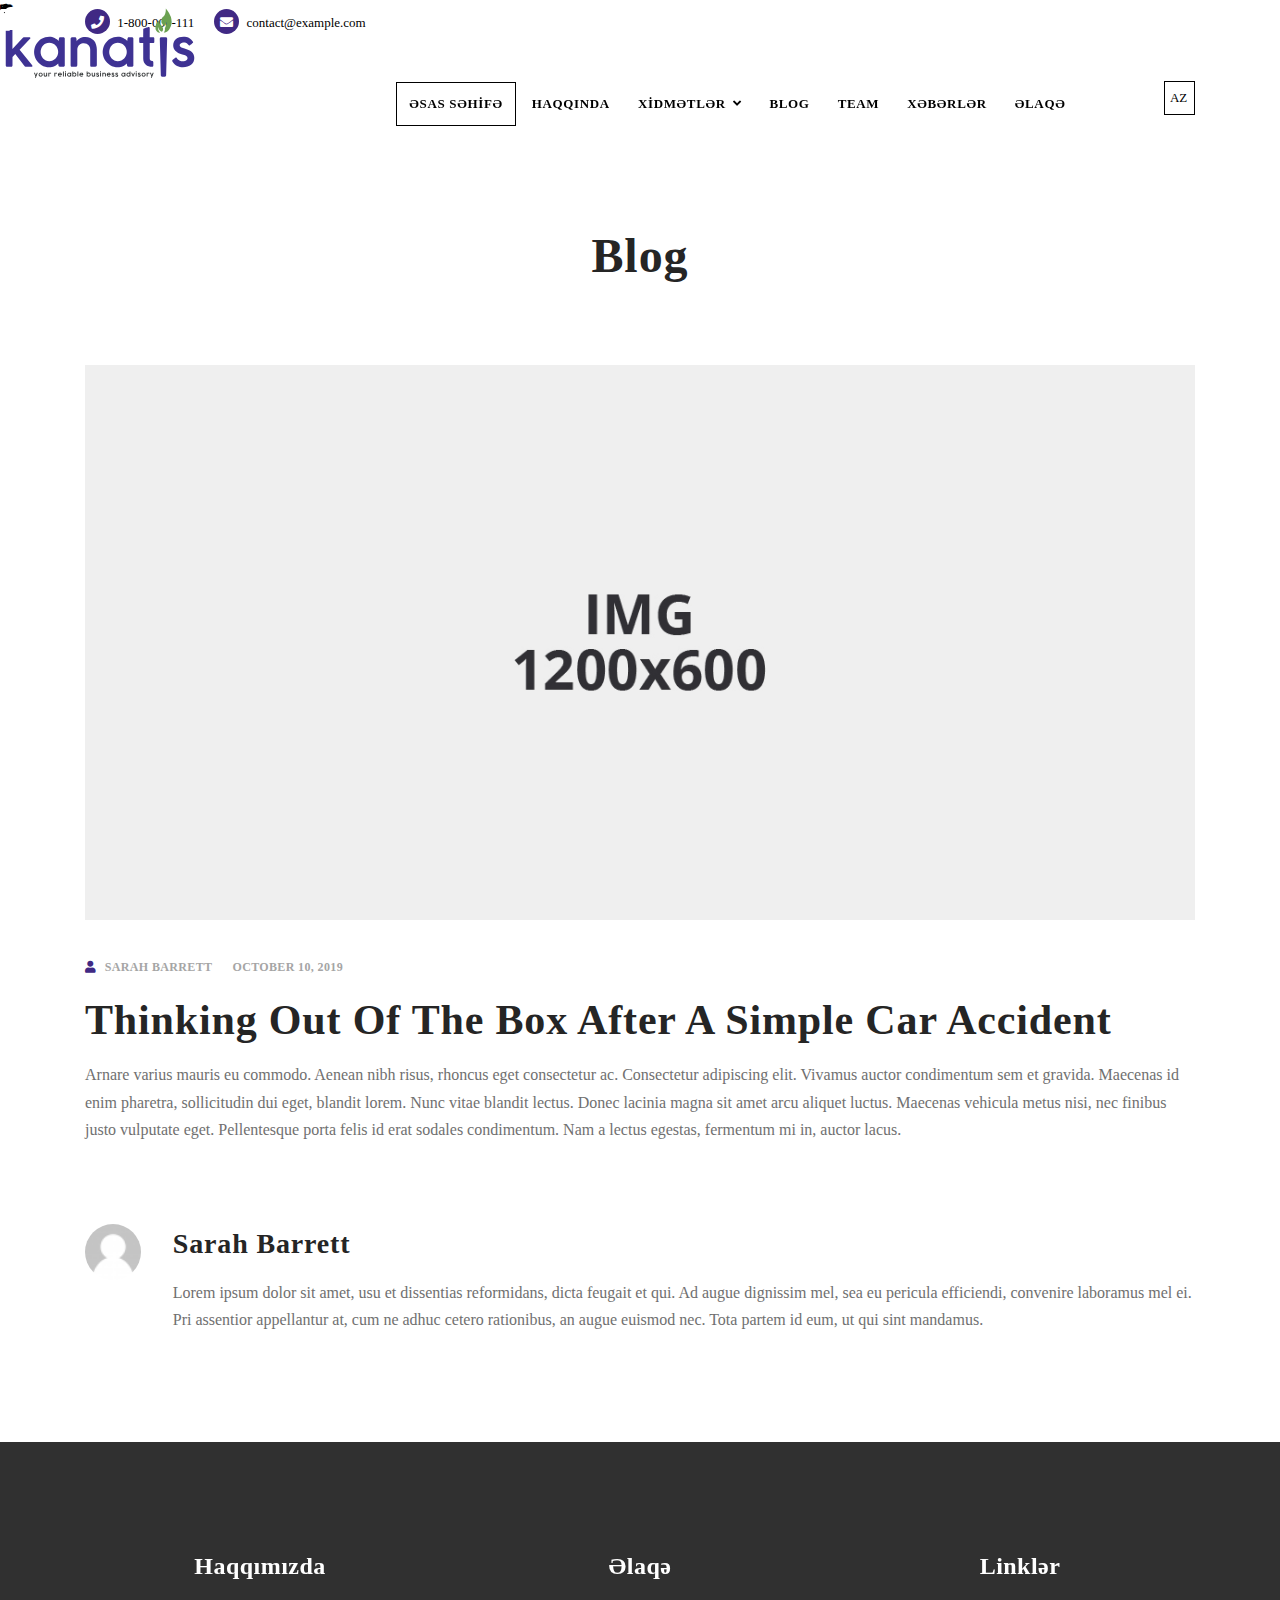
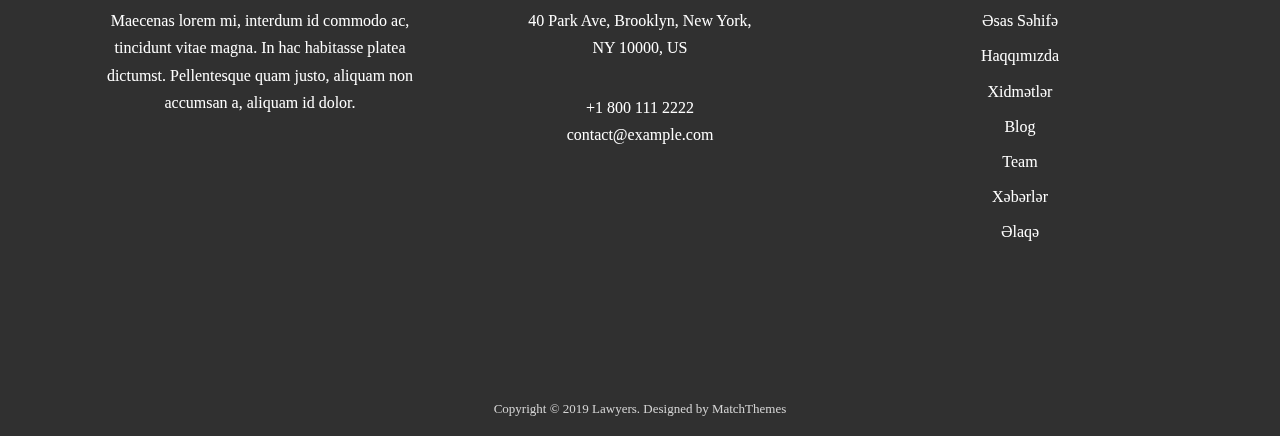
<file: lawyers-html/blog-single-post.html>
<!DOCTYPE html>
<html lang="en-US">
	<head>
		
		<meta charset="utf-8">
		<title>Blog Single Post - Lawyers Attorneys Business HTML Template</title>
		<meta name="viewport" content="width=device-width, initial-scale=1.0">
		<meta name="robots" content="noodp"/>
		<link href='https://fonts.googleapis.com/css?family=Open+Sans:400,400i,600,700,700i%7CCrimson+Text:400,400i,700,700i' rel='stylesheet' type='text/css'>
		<!-- Bootstrap CSS -->
		<link rel='stylesheet' id='bootstrap-css'  href='css/bootstrap/css/bootstrap.css' type='text/css' media='all' />
		<!-- Font Awesome Icons CSS -->
		<link rel='stylesheet' id='font-awesome'  href='css/fontawesome/css/all.min.css' type='text/css' media='all' />
		<!-- Owl Carousel -->
		<link rel='stylesheet' id='owl-carousel'  href='js/owl-carousel/owl.carousel.css' type='text/css' media='all' />
		<!-- Main CSS File -->
		<link rel='stylesheet' id='lawyers-style-css'  href='style.css' type='text/css' media='all' />
		<!-- favicons -->
		<link rel="icon" href="images/icons/favicon-32x32.png" sizes="32x32" />
		<link rel="icon" href="images/icons/favicon-192x192.png" sizes="192x192" />
		<link rel="apple-touch-icon-precomposed" href="images/icons/favicon-180x180.png" />
	</head>
	<body>
		<div class="menu-mask"></div>
		<!-- MOBILE MENU HOLDER -->
		<div class="mobile-menu-holder">
			<div class="modal-menu-container">
				<div class="exit-mobile"> <span class="icon-bar1"></span> <span class="icon-bar2"></span></div>
				<ul class="menu-mobile">
					<li class="menu-item current-menu-item">
						<a href="index.html" >ƏSAS SƏHİFƏ</a>
					</li>
					<li class="menu-item">
						<a href="about-us.html">Haqqında</a>
					</li>
					<li class="menu-item menu-item-has-children">
						<a href="services.html">XİDMƏTLƏR</a>
						<ul class="sub-menu">
							<li class="menu-item menu-item-has-children">
								<a href="services-type.html">Hüquqi Xidmətləri</a>
								<ul class="sub-menu">
									<li class="menu-item"><a href="services-single-page.html">Hüquqi 1</a></li>
									<li class="menu-item"><a href="services-single-page.html">Hüquqi 2</a></li>
								</ul>
							</li>
							<li class="menu-item menu-item-has-children">
								<a href="services-type.html">Maliyyə Xidmətləri</a>
								<ul class="sub-menu">
									<li class="menu-item"><a href="services-single-page.html">Maliyyə 1</a></li>
									<li class="menu-item"><a href="services-single-page.html">Maliyyə 2</a></li>
								</ul>
							</li>
						</ul>
					</li>
					<li class="menu-item">
						<a href="blog.html">Blog</a>
					</li>
					<li class="menu-item">
						<a href="team.html">Team</a>
					</li>
					<li class="menu-item">
						<a href="news.html">Xəbərlər</a>
					</li>
					<li class="menu-item">
						<a href="contact.html">Əlaqə</a>
					</li>
				</ul>
			</div>
			<div class="menu-contact">
				<ul>
					<li><i class="fa fa-map-marker"></i><span>40 Park Ave, Brooklyn, New York</span></li>
					<li><i class="fa fa-mobile"></i><span>1-800-111-2222</span></li>
					<li><i class="fa fa-envelope"></i><span>contact@example.com</span></li>
				</ul>
				<ul class="social-media">
					<li><a class="social-facebook" href="#" target="_blank"><i class="fab fa-facebook-f"></i></a></li>
					<li><a class="social-twitter" href="#" target="_blank"><i class="fab fa-twitter"></i></a></li>
					<li><a class="social-linkedin" href="#" target="_blank"><i class="fab fa-linkedin"></i></a></li>
				</ul>
			</div>
		</div>
		<!-- /MOBILE MENU HOLDER -->
		<!-- HEADER -->
		<header id="header-bar" class="header-2">
			<div class="container">
				<div class="top-info">
					<div class="header-contact">
						<div class="header-info"><span class="info-circle"><i class="fa fa-phone"></i></span> 1-800-000-111</div>
						<div class="header-info"><span class="info-circle"><i class="fa fa-envelope"></i></span> contact@example.com</div>
					</div>
					<ul class="social-media">
						<li><a class="social-facebook" href="#" target="_blank"><i class="fab fa-facebook-f"></i></a></li>
						<li><a class="social-twitter" href="#" target="_blank"><i class="fab fa-twitter"></i></a></li>
						<li><a class="social-linkedin" href="#" target="_blank"><i class="fab fa-linkedin"></i></a></li>
					</ul>
				</div>
				<div class="header-wrap">
					<div class="logo logo-2"><a href="index.html"><img class="img-fluid" src="images/kts-01.svg" alt="Lawyers"></a></div>
					<div class="nav-holder nav-holder-2">
						<ul class="menu-nav  menu-nav-2">
						<li class="menu-item current-menu-item">
							<a href="index.html" >ƏSAS SƏHİFƏ</a>
						</li>
						<li class="menu-item">
							<a href="about-us.html">Haqqında</a>
						</li>
						<li class="menu-item menu-item-has-children">
							<a href="services.html">XİDMƏTLƏR</a>
							<ul class="sub-menu">
								<li class="menu-item menu-item-has-children">
									<a href="services-type.html">Hüquq Xidmətləri</a>
									<ul class="sub-menu">
										<li class="menu-item"><a href="services-single-page.html">Hüquq 1</a></li>
										<li class="menu-item"><a href="services-single-page.html">Hüquq 2</a></li>
									</ul>
								</li>
								<li class="menu-item menu-item-has-children">
									<a href="services-type.html">Maliyyə Xidmətləri</a>
									<ul class="sub-menu">
										<li class="menu-item"><a href="services-single-page.html">Maliyyə 1</a></li>
										<li class="menu-item"><a href="services-single-page.html">Maliyyə 2</a></li>
									</ul>
								</li>
							</ul>
						</li>
						<li class="menu-item">
							<a href="blog.html">Blog</a>
						</li>
						<li class="menu-item">
							<a href="team.html">Team</a>
						</li>
						<li class="menu-item">
							<a href="news.html">Xəbərlər</a>
						</li>
						<li class="menu-item">
							<a href="contact.html">Əlaqə</a>
						</li>
					</ul>
					</div>
					<div class="lang_select_box">
						<select name="" id="">
							<option value="">
								<img src="./images/azerbaijan.png" alt="">
								AZ
							</option>
							<option value="">RU</option>
							<option value="">EN</option>
						</select>
					  </div>
					<div class="nav-button-holder"> <button type="button" class="nav-button"> <span class="icon-bar"></span> </button></div>
				</div>
			</div>
		</header>
		<!-- /HEADER -->
		<!-- PAGE CONTENT -->
		<div class="page-holder custom-page-template page-full fullscreen-page clearfix">
			
		<div class="blog_title">
			<h2>Blog</h2>
		</div>
		<!-- SECTION 1-->
		<section class="blog-single">
			<div class="container">
				<div class="row">
					<div class="col-lg-12 posts-holder post-sidebar ">
						<article class="single-article-container">
							<div class="post-image"> <img src="images/blog/blog-1.jpg" class="img-fluid" alt=""></div>
							<ul class="blog-date">
								<li class="meta-author"><i class="fa fa-user"></i> Sarah Barrett</li>
								<li class="meta-date">October 10, 2019</li>
							</ul>
							<h2 class="blog-title">Thinking Out Of The Box After A Simple Car Accident</h2>
							<div class="post-content single-post-content single-article-page clearfix">
								<p> Arnare varius mauris eu commodo. Aenean nibh risus, rhoncus eget 
									consectetur ac. Consectetur adipiscing elit. Vivamus auctor condimentum 
									sem et gravida. Maecenas id enim pharetra, sollicitudin dui eget, 
									blandit lorem. Nunc vitae blandit lectus. Donec lacinia magna sit amet 
									arcu aliquet luctus. Maecenas vehicula metus nisi, nec finibus justo 
									vulputate eget. Pellentesque porta felis id erat sodales condimentum. 
									Nam a lectus egestas, fermentum mi in, auctor lacus.
								</p>
							</div>
							<!-- /post-content -->
							<div class="author-single-page">
								<div class="author-avatar"> <img alt="" src="images/gravatar.png" class="avatar photo" width="100" height="100"></div>
								<div class="author-content">
									<h3><a href="#"> Sarah Barrett</a></h3>
									<div class="author-text"> Lorem ipsum dolor sit amet, usu et dissentias reformidans, dicta feugait et qui. Ad augue dignissim mel, sea eu pericula efficiendi, convenire laboramus mel ei. Pri assentior appellantur at, cum ne adhuc cetero rationibus, an augue euismod nec. Tota partem id eum, ut qui sint mandamus.</div>
								</div>
							</div>
						</article>
					</div>
					<!-- /col-lg-9 -->
				</div>
				<!-- /row -->
			</div>
			<!-- /container -->	
		</section>
		<!-- /SECTION 1-->
		</div><!-- /PAGE CONTENT -->
		<!-- FOOTER -->
		<footer id="footer-var2">
			<div id="footer-content">
				<div class="container">
					<div class="row">
						<div class="col-lg-4">
							<div class="foo-block">
								<h5 class="widgettitle">Haqqımızda</h5>
								<div class="textwidget">
									<div class="textwidget">
										<p>Maecenas lorem mi, interdum id commodo ac, tincidunt vitae magna. In hac habitasse platea dictumst. Pellentesque quam justo, aliquam non accumsan a, aliquam id dolor.</p>
									</div>
								</div>
							</div>
						</div>
						<div class="col-lg-4">
							<div class="foo-block">
								<h5 class="widgettitle">Əlaqə</h5>
								<div class="textwidget">
									<div class="textwidget">
										<p>40 Park Ave, Brooklyn, New York,<br> NY 10000, US</p>
										<p>+1 800 111 2222<br> contact@example.com</p>
									</div>
								</div>
							</div>
						</div>
						<div class="col-lg-4">
							<div class="foo-block">
								<h5 class="widgettitle">Linklər</h5>
								<div class="textwidget custom-html-widget">
									<ul>
										<li> <a href="index.html">Əsas Səhifə</a></li>
										<li><a href="about-us.html">Haqqımızda</a></li>
										<li><a href="services.html">Xidmətlər</a></li>
										<li><a href="blog.html">Blog</a></li>
										<li><a href="team.html">Team</a></li>
										<li><a href="news.html">Xəbərlər</a></li>
										<li><a href="contact.html">Əlaqə</a></li>
									</ul>
								</div>
							</div>
						</div>
					</div>
					<ul class="footer-social alignc">
						<li><a class="social-facebook" href="#" target="_blank"><i class="fab fa-facebook-f"></i></a></li>
						<li><a class="social-twitter" href="#" target="_blank"><i class="fab fa-twitter"></i></a></li>
						<li><a class="social-linkedin" href="#" target="_blank"><i class="fab fa-linkedin"></i></a></li>
					</ul>
					<div class="foo-copyright alignc">Copyright &copy; 2019 Lawyers. Designed by MatchThemes</div>
				</div>
			</div>
		</footer>
		<!-- /FOOTER -->
		<div class="scrollup"> <a class="scrolltop" href="#"> <i class="fa fa-chevron-up"></i> </a></div>
		<!-- JS --> 
		<script src='js/jquery.js'></script>
		<script src='js/jquery-migrate.min.js'></script>
		<script src='css/bootstrap/js/popper.js'></script>
		<script src='css/bootstrap/js/bootstrap.js'></script>
		<script src='js/easing.js'></script>
		<script src='js/fitvids.js'></script>
		<script src='js/owl-carousel/owl.carousel.js'></script>
		<script src='js/isotope.js'></script>
		<script src='js/jquery.magnific-popup.min.js'></script>
		<!-- MAIN JS -->
		<script src='js/init.js'></script>
		<!-- CONTAT FORM JS -->
		<script src='js/jquery.form.min.js'></script>
		<script src='js/contactform.js'></script>
	</body>
</html>
</file>
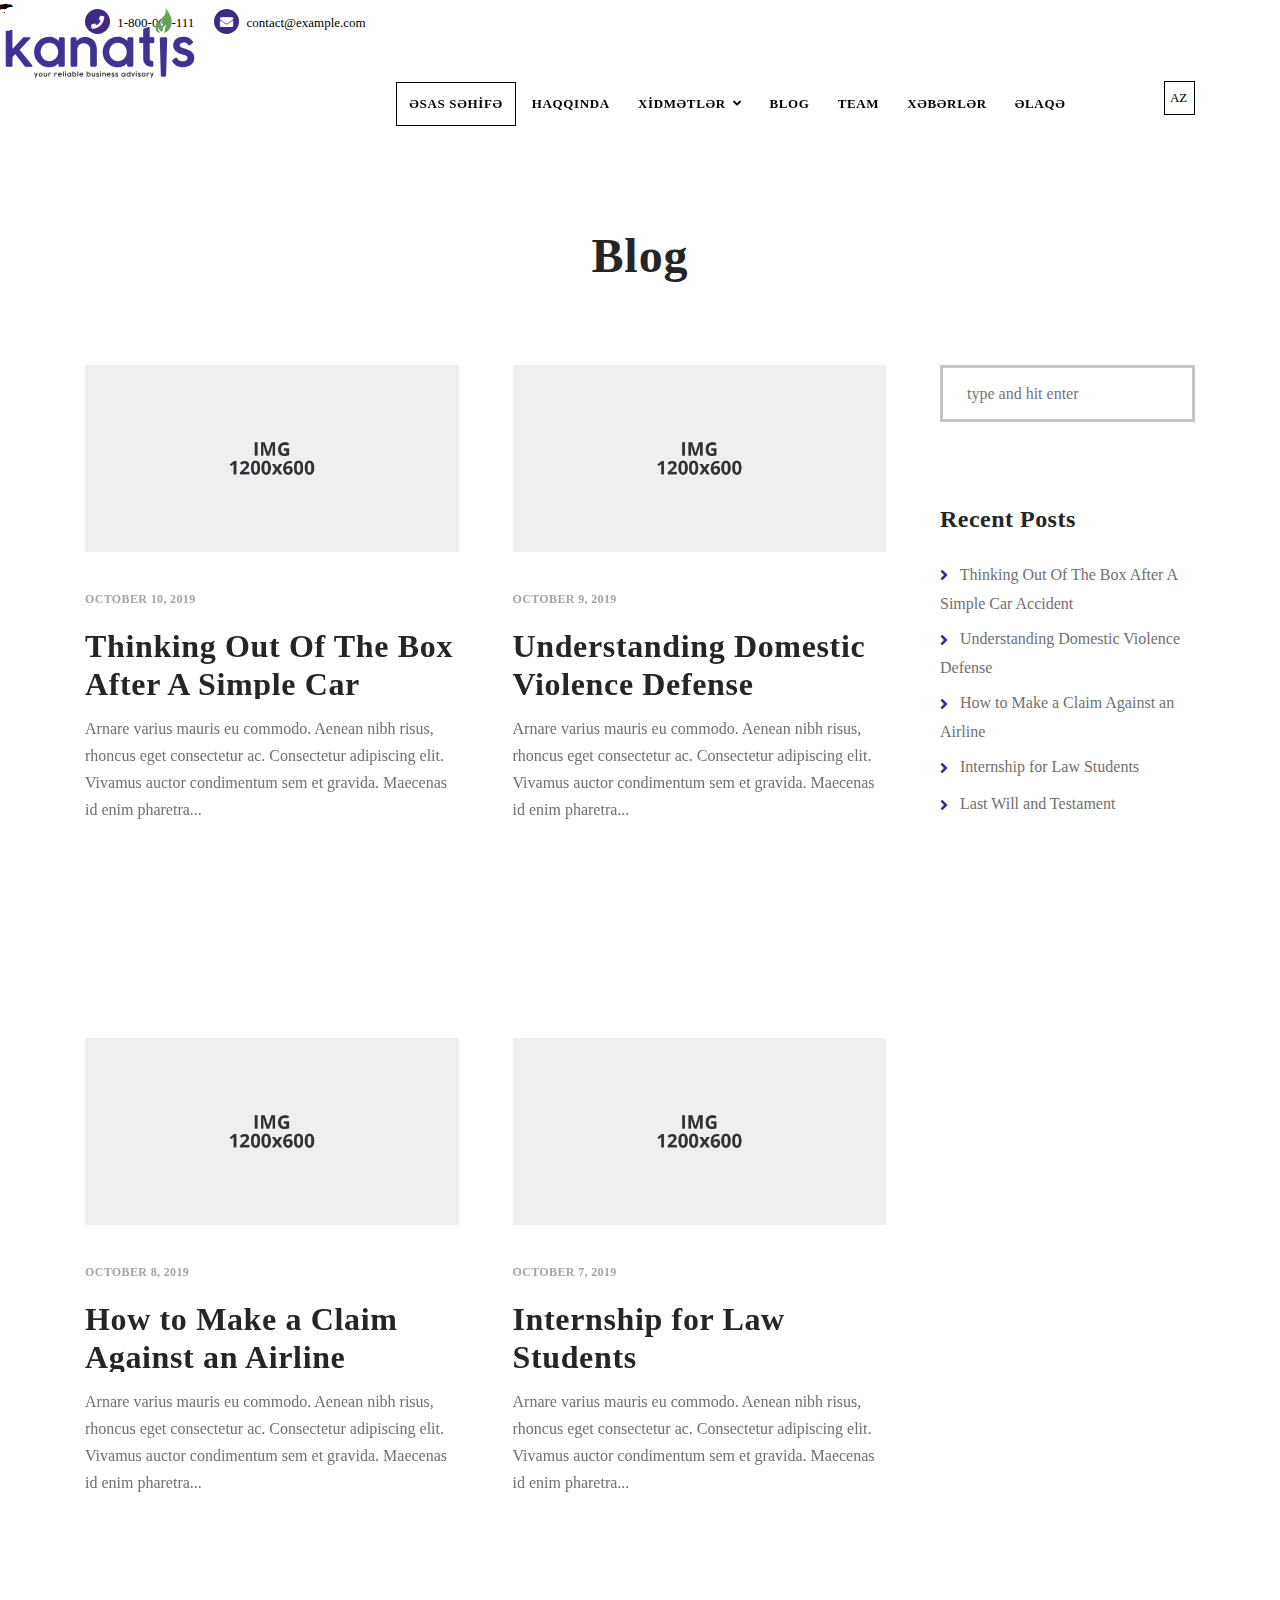
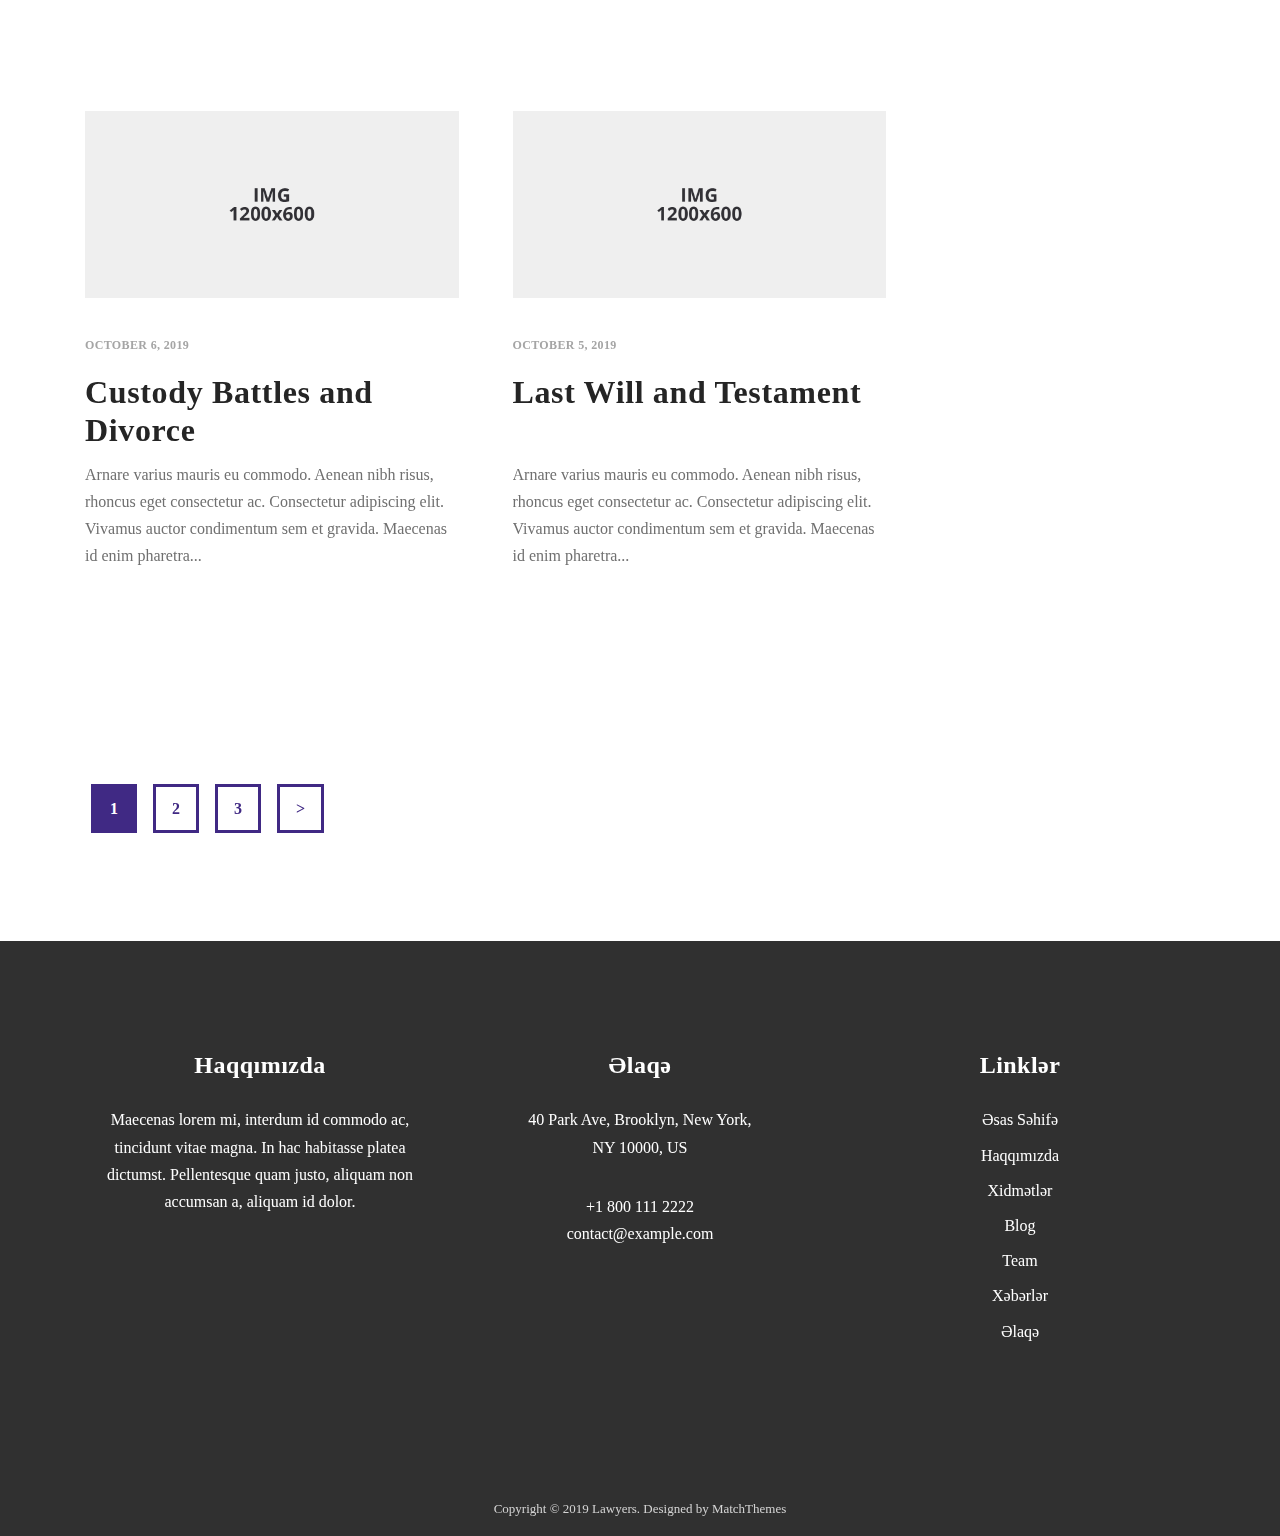
<file: lawyers-html/blog.html>
<!DOCTYPE html>
<html lang="en-US">
	<head>
		
		<meta charset="utf-8">
		<title>Blog - Lawyers Attorneys Business HTML Template</title>
		<meta name="viewport" content="width=device-width, initial-scale=1.0">
		<meta name="robots" content="noodp"/>
		<link href='https://fonts.googleapis.com/css?family=Open+Sans:400,400i,600,700,700i%7CCrimson+Text:400,400i,700,700i' rel='stylesheet' type='text/css'>
		<!-- Bootstrap CSS -->
		<link rel='stylesheet' id='bootstrap-css'  href='css/bootstrap/css/bootstrap.css' type='text/css' media='all' />
		<!-- Font Awesome Icons CSS -->
		<link rel='stylesheet' id='font-awesome'  href='css/fontawesome/css/all.min.css' type='text/css' media='all' />
		<!-- Owl Carousel -->
		<link rel='stylesheet' id='owl-carousel'  href='js/owl-carousel/owl.carousel.css' type='text/css' media='all' />
		<!-- Main CSS File -->
		<link rel='stylesheet' id='lawyers-style-css'  href='style.css' type='text/css' media='all' />
		<!-- favicons -->
		<link rel="icon" href="images/icons/favicon-32x32.png" sizes="32x32" />
		<link rel="icon" href="images/icons/favicon-192x192.png" sizes="192x192" />
		<link rel="apple-touch-icon-precomposed" href="images/icons/favicon-180x180.png" />
	</head>
	<body>
		<div class="menu-mask"></div>
		<!-- MOBILE MENU HOLDER -->
		<div class="mobile-menu-holder">
			<div class="modal-menu-container">
				<div class="exit-mobile"> <span class="icon-bar1"></span> <span class="icon-bar2"></span></div>
				<ul class="menu-mobile">
					<li class="menu-item current-menu-item">
						<a href="index.html" >ƏSAS SƏHİFƏ</a>
					</li>
					<li class="menu-item">
						<a href="about-us.html">Haqqında</a>
					</li>
					<li class="menu-item menu-item-has-children">
						<a href="services.html">XİDMƏTLƏR</a>
						<ul class="sub-menu">
							<li class="menu-item menu-item-has-children">
								<a href="services-type.html">Hüquqi Xidmətləri</a>
								<ul class="sub-menu">
									<li class="menu-item"><a href="services-single-page.html">Hüquqi 1</a></li>
									<li class="menu-item"><a href="services-single-page.html">Hüquqi 2</a></li>
								</ul>
							</li>
							<li class="menu-item menu-item-has-children">
								<a href="services-type.html">Maliyyə Xidmətləri</a>
								<ul class="sub-menu">
									<li class="menu-item"><a href="services-single-page.html">Maliyyə 1</a></li>
									<li class="menu-item"><a href="services-single-page.html">Maliyyə 2</a></li>
								</ul>
							</li>
						</ul>
					</li>
					<li class="menu-item">
						<a href="blog.html">Blog</a>
					</li>
					<li class="menu-item">
						<a href="team.html">Team</a>
					</li>
					<li class="menu-item">
						<a href="news.html">Xəbərlər</a>
					</li>
					<li class="menu-item">
						<a href="contact.html">Əlaqə</a>
					</li>
				</ul>
			</div>
			<div class="menu-contact">
				<ul>
					<li><i class="fa fa-map-marker"></i><span>40 Park Ave, Brooklyn, New York</span></li>
					<li><i class="fa fa-mobile"></i><span>1-800-111-2222</span></li>
					<li><i class="fa fa-envelope"></i><span>contact@example.com</span></li>
				</ul>
				<ul class="social-media">
					<li><a class="social-facebook" href="#" target="_blank"><i class="fab fa-facebook-f"></i></a></li>
					<li><a class="social-twitter" href="#" target="_blank"><i class="fab fa-twitter"></i></a></li>
					<li><a class="social-linkedin" href="#" target="_blank"><i class="fab fa-linkedin"></i></a></li>
				</ul>
			</div>
		</div>
		<!-- /MOBILE MENU HOLDER -->
		<!-- HEADER -->
		<header id="header-bar" class="header-2">
			<div class="container">
				<div class="top-info">
					<div class="header-contact">
						<div class="header-info"><span class="info-circle"><i class="fa fa-phone"></i></span> 1-800-000-111</div>
						<div class="header-info"><span class="info-circle"><i class="fa fa-envelope"></i></span> contact@example.com</div>
					</div>
					<ul class="social-media">
						<li><a class="social-facebook" href="#" target="_blank"><i class="fab fa-facebook-f"></i></a></li>
						<li><a class="social-twitter" href="#" target="_blank"><i class="fab fa-twitter"></i></a></li>
						<li><a class="social-linkedin" href="#" target="_blank"><i class="fab fa-linkedin"></i></a></li>
					</ul>
				</div>
				<div class="header-wrap">
					<div class="logo logo-2"><a href="index.html"><img class="img-fluid" src="images/kts-01.svg" alt="Lawyers"></a></div>
					<div class="nav-holder nav-holder-2">
						<ul class="menu-nav  menu-nav-2">
						<li class="menu-item current-menu-item">
							<a href="index.html" >ƏSAS SƏHİFƏ</a>
						</li>
						<li class="menu-item">
							<a href="about-us.html">Haqqında</a>
						</li>
						<li class="menu-item menu-item-has-children">
							<a href="services.html">XİDMƏTLƏR</a>
							<ul class="sub-menu">
								<li class="menu-item menu-item-has-children">
									<a href="services-type.html">Hüquq Xidmətləri</a>
									<ul class="sub-menu">
										<li class="menu-item"><a href="services-single-page.html">Hüquq 1</a></li>
										<li class="menu-item"><a href="services-single-page.html">Hüquq 2</a></li>
									</ul>
								</li>
								<li class="menu-item menu-item-has-children">
									<a href="services-type.html">Maliyyə Xidmətləri</a>
									<ul class="sub-menu">
										<li class="menu-item"><a href="services-single-page.html">Maliyyə 1</a></li>
										<li class="menu-item"><a href="services-single-page.html">Maliyyə 2</a></li>
									</ul>
								</li>
							</ul>
						</li>
						<li class="menu-item">
							<a href="blog.html">Blog</a>
						</li>
						<li class="menu-item">
							<a href="team.html">Team</a>
						</li>
						<li class="menu-item">
							<a href="news.html">Xəbərlər</a>
						</li>
						<li class="menu-item">
							<a href="contact.html">Əlaqə</a>
						</li>
					</ul>
					</div>
					<div class="lang_select_box">
						<select name="" id="">
							<option value="">
								<img src="./images/azerbaijan.png" alt="">
								AZ
							</option>
							<option value="">RU</option>
							<option value="">EN</option>
						</select>
					  </div>
					<div class="nav-button-holder"> <button type="button" class="nav-button"> <span class="icon-bar"></span> </button></div>
				</div>
			</div>
		</header>
		<!-- /HEADER -->
		<!-- PAGE CONTENT -->
		<div class="page-holder custom-page-template page-full fullscreen-page clearfix">

		<div class="blog_title">
			<h2>Blog</h2>
		</div>
		<!-- SECTION 1-->
		<section class="blog-1col-list-left">
			<div class="container">
				<div class="row">
					<div class="col-lg-9 posts-holder post-sidebar ">
						<div class="row layout-masonry">
							<div class="col-md-6 blog-item-masonry">
								<article class="blog-item blog-item-2col-grid">
									<a href="blog-single-post.html">
										<div class="post-image"> <img src="images/blog/blog-1.jpg" class="img-fluid" alt=""></div>
									</a>
									<div class="post-holder">
										<ul class="blog-date">
											<li class="meta-date">October 10, 2019</li>
										</ul>
										<h2 class="blog-title"><a href="blog-single-post.html">Thinking Out Of The Box After A Simple Car Accident</a></h2>
										<div class="article-excerpt"> Arnare varius mauris eu commodo. Aenean nibh risus, rhoncus eget consectetur ac. Consectetur adipiscing elit. Vivamus auctor condimentum sem et gravida. Maecenas id enim pharetra...</div>
									</div>
								</article>
							</div>
							<div class="col-md-6 blog-item-masonry">
								<article class="blog-item blog-item-2col-grid">
									<a href="blog-single-post.html">
										<div class="post-image"> <img src="images/blog/blog-2.jpg" class="img-fluid" alt=""></div>
									</a>
									<div class="post-holder">
										<ul class="blog-date">
											<li class="meta-date">October 9, 2019</li>
										</ul>
										<h2 class="blog-title"><a href="blog-single-post.html">Understanding Domestic Violence Defense</a></h2>
										<div class="article-excerpt"> Arnare varius mauris eu commodo. Aenean nibh risus, rhoncus eget consectetur ac. Consectetur adipiscing elit. Vivamus auctor condimentum sem et gravida. Maecenas id enim pharetra...</div>
									</div>
								</article>
							</div>
							<div class="col-md-6 blog-item-masonry">
								<article class="blog-item blog-item-2col-grid">
									<a href="blog-single-post.html">
										<div class="post-image"> <img src="images/blog/blog-9.jpg" class="img-fluid" alt=""></div>
									</a>
									<div class="post-holder">
										<ul class="blog-date">
											<li class="meta-date">October 8, 2019</li>
										</ul>
										<h2 class="blog-title"><a href="blog-single-post.html">How to Make a Claim Against an Airline</a></h2>
										<div class="article-excerpt"> Arnare varius mauris eu commodo. Aenean nibh risus, rhoncus eget consectetur ac. Consectetur adipiscing elit. Vivamus auctor condimentum sem et gravida. Maecenas id enim pharetra...</div>
									</div>
								</article>
							</div>
							<div class="col-md-6 blog-item-masonry">
								<article class="blog-item blog-item-2col-grid">
									<a href="blog-single-post.html">
										<div class="post-image"> <img src="images/blog/blog-7.jpg" class="img-fluid" alt=""></div>
									</a>
									<div class="post-holder">
										<ul class="blog-date">
											<li class="meta-date">October 7, 2019</li>
										</ul>
										<h2 class="blog-title"><a href="blog-single-post.html">Internship for Law Students</a></h2>
										<div class="article-excerpt"> Arnare varius mauris eu commodo. Aenean nibh risus, rhoncus eget consectetur ac. Consectetur adipiscing elit. Vivamus auctor condimentum sem et gravida. Maecenas id enim pharetra...</div>
									</div>
								</article>
							</div>
							<div class="col-md-6 blog-item-masonry">
								<article class="blog-item blog-item-2col-grid">
									<a href="blog-single-post.html">
										<div class="post-image"> <img src="images/blog/blog-6.jpg" class="img-fluid" alt=""></div>
									</a>
									<div class="post-holder">
										<ul class="blog-date">
											<li class="meta-date">October 6, 2019</li>
										</ul>
										<h2 class="blog-title"><a href="blog-single-post.html">Custody Battles and Divorce</a></h2>
										<div class="article-excerpt"> Arnare varius mauris eu commodo. Aenean nibh risus, rhoncus eget consectetur ac. Consectetur adipiscing elit. Vivamus auctor condimentum sem et gravida. Maecenas id enim pharetra...</div>
									</div>
								</article>
							</div>
							<div class="col-md-6 blog-item-masonry">
								<article class="blog-item blog-item-2col-grid">
									<a href="blog-single-post.html">
										<div class="post-image"> <img src="images/blog/blog-5.jpg" class="img-fluid" alt=""></div>
									</a>
									<div class="post-holder">
										<ul class="blog-date">
											<li class="meta-date">October 5, 2019</li>
										</ul>
										<h2 class="blog-title"><a href="blog-single-post.html">Last Will and Testament</a></h2>
										<div class="article-excerpt"> Arnare varius mauris eu commodo. Aenean nibh risus, rhoncus eget consectetur ac. Consectetur adipiscing elit. Vivamus auctor condimentum sem et gravida. Maecenas id enim pharetra...</div>
									</div>
								</article>
							</div>
						</div>
						<!-- /row -->
						<div class="prev-next"><span class="nav-page"></span><span class="page-numbers current-page">1</span> <a class="page-numbers" href="#">2</a> <a class="page-numbers" href="#">3</a> <span class="nav-page"><a href="#">&gt;</a></span></div>
					</div>
					<!-- /col-lg-9 -->
					<div class="col-lg-3">
						<aside>
							<ul>
								<li class="widget">
									<form method="get" id="search-form" action="#"> <span><input type="text" name="s" id="search-string" placeholder="type and hit enter"></span></form>
								</li>
								<li class="widget widget_recent_entries">
									<h5 class="widgettitle">Recent Posts</h5>
									<ul>
										<li> <a href="#">Thinking Out Of The Box After A Simple Car Accident</a></li>
										<li> <a href="#">Understanding Domestic Violence Defense</a></li>
										<li> <a href="#">How to Make a Claim Against an Airline</a></li>
										<li> <a href="#">Internship for Law Students</a></li>
										<li> <a href="#">Last Will and Testament</a></li>
									</ul>
								</li>
							</ul>
						</aside>
					</div>
				</div>
				<!-- /row -->
			</div>
			<!-- /container -->	
		</section>
		<!-- /SECTION 1-->
		</div><!-- /PAGE CONTENT -->
		<!-- FOOTER -->
		<footer id="footer-var2">
			<div id="footer-content">
				<div class="container">
					<div class="row">
						<div class="col-lg-4">
							<div class="foo-block">
								<h5 class="widgettitle">Haqqımızda</h5>
								<div class="textwidget">
									<div class="textwidget">
										<p>Maecenas lorem mi, interdum id commodo ac, tincidunt vitae magna. In hac habitasse platea dictumst. Pellentesque quam justo, aliquam non accumsan a, aliquam id dolor.</p>
									</div>
								</div>
							</div>
						</div>
						<div class="col-lg-4">
							<div class="foo-block">
								<h5 class="widgettitle">Əlaqə</h5>
								<div class="textwidget">
									<div class="textwidget">
										<p>40 Park Ave, Brooklyn, New York,<br> NY 10000, US</p>
										<p>+1 800 111 2222<br> contact@example.com</p>
									</div>
								</div>
							</div>
						</div>
						<div class="col-lg-4">
							<div class="foo-block">
								<h5 class="widgettitle">Linklər</h5>
								<div class="textwidget custom-html-widget">
									<ul>
										<li> <a href="index.html">Əsas Səhifə</a></li>
										<li><a href="about-us.html">Haqqımızda</a></li>
										<li><a href="services.html">Xidmətlər</a></li>
										<li><a href="blog.html">Blog</a></li>
										<li><a href="team.html">Team</a></li>
										<li><a href="news.html">Xəbərlər</a></li>
										<li><a href="contact.html">Əlaqə</a></li>
									</ul>
								</div>
							</div>
						</div>
					</div>
					<ul class="footer-social alignc">
						<li><a class="social-facebook" href="#" target="_blank"><i class="fab fa-facebook-f"></i></a></li>
						<li><a class="social-twitter" href="#" target="_blank"><i class="fab fa-twitter"></i></a></li>
						<li><a class="social-linkedin" href="#" target="_blank"><i class="fab fa-linkedin"></i></a></li>
					</ul>
					<div class="foo-copyright alignc">Copyright &copy; 2019 Lawyers. Designed by MatchThemes</div>
				</div>
			</div>
		</footer>
		<!-- /FOOTER -->
		<div class="scrollup"> <a class="scrolltop" href="#"> <i class="fa fa-chevron-up"></i> </a></div>
		<!-- JS --> 
		<script src='js/jquery.js'></script>
		<script src='js/jquery-migrate.min.js'></script>
		<script src='css/bootstrap/js/popper.js'></script>
		<script src='css/bootstrap/js/bootstrap.js'></script>
		<script src='js/easing.js'></script>
		<script src='js/fitvids.js'></script>
		<script src='js/owl-carousel/owl.carousel.js'></script>
		<script src='js/isotope.js'></script>
		<script src='js/jquery.magnific-popup.min.js'></script>
		<!-- MAIN JS -->
		<script src='js/init.js'></script>
		<!-- CONTAT FORM JS -->
		<script src='js/jquery.form.min.js'></script>
		<script src='js/contactform.js'></script>
	</body>
</html>
</file>
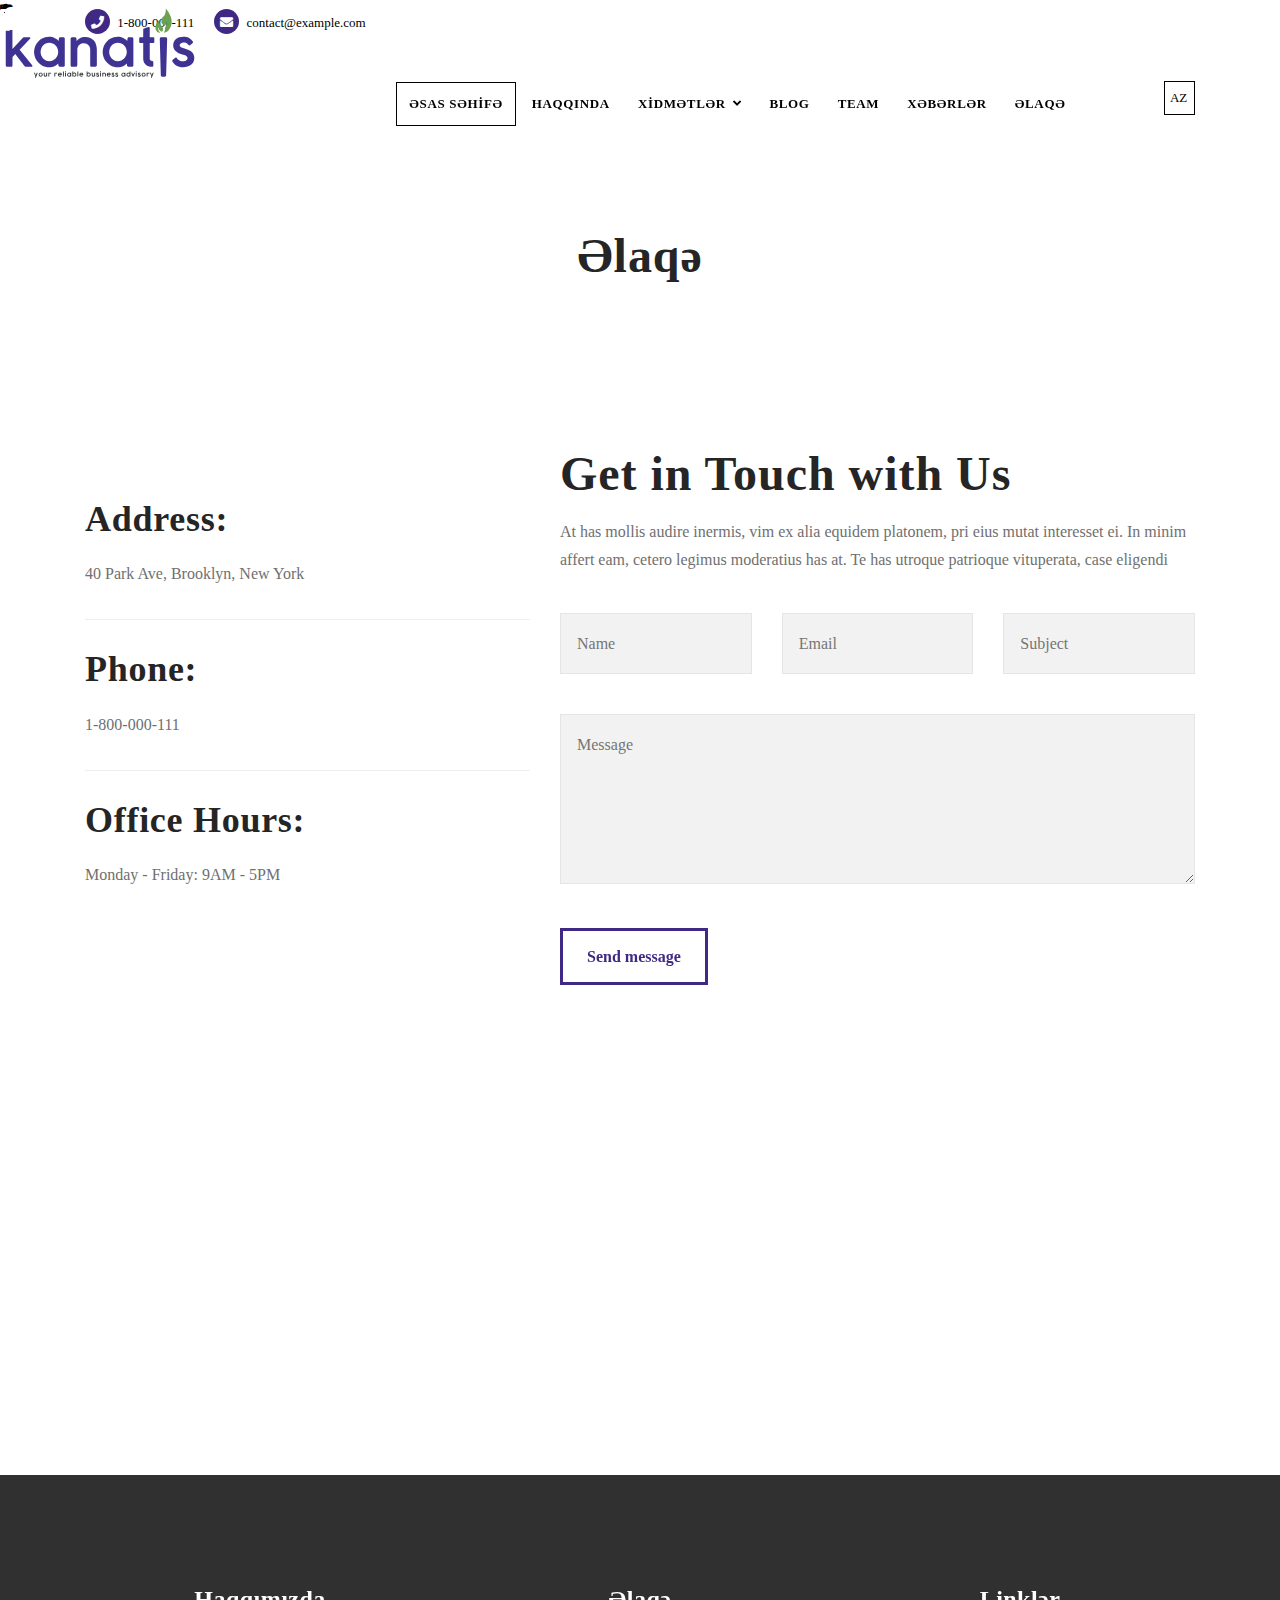
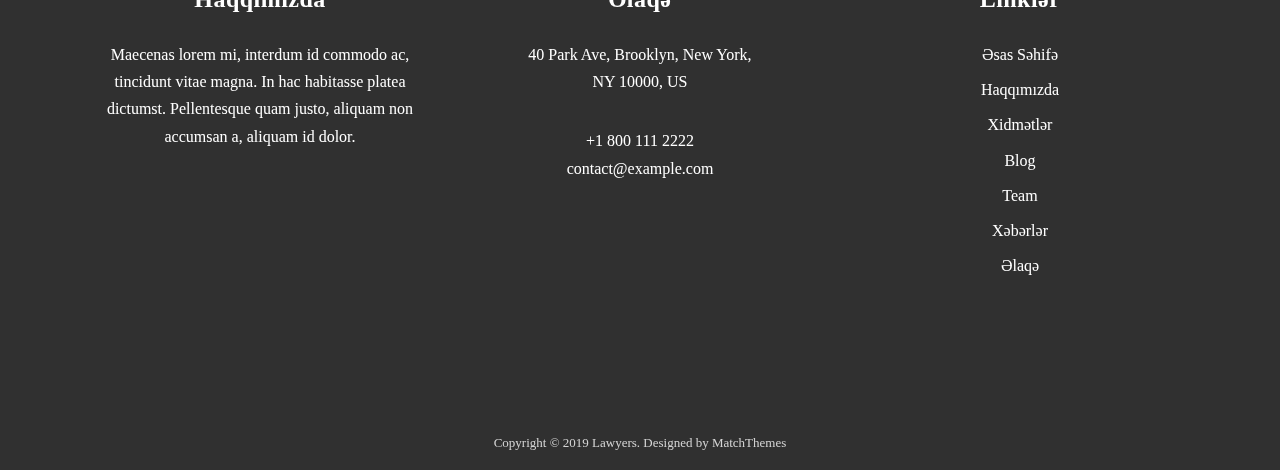
<file: lawyers-html/contact.html>
<!DOCTYPE html>
<html lang="en-US">
	<head>
		
		<meta charset="utf-8">
		<title>Contact - Lawyers Attorneys Business HTML Template</title>
		<meta name="viewport" content="width=device-width, initial-scale=1.0">
		<meta name="robots" content="noodp"/>
		<link href='https://fonts.googleapis.com/css?family=Open+Sans:400,400i,600,700,700i%7CCrimson+Text:400,400i,700,700i' rel='stylesheet' type='text/css'>
		<!-- Bootstrap CSS -->
		<link rel='stylesheet' id='bootstrap-css'  href='css/bootstrap/css/bootstrap.css' type='text/css' media='all' />
		<!-- Font Awesome Icons CSS -->
		<link rel='stylesheet' id='font-awesome'  href='css/fontawesome/css/all.min.css' type='text/css' media='all' />
		<!-- Owl Carousel -->
		<link rel='stylesheet' id='owl-carousel'  href='js/owl-carousel/owl.carousel.css' type='text/css' media='all' />
		<!-- Main CSS File -->
		<link rel='stylesheet' id='lawyers-style-css'  href='style.css' type='text/css' media='all' />
		<!-- favicons -->
		<link rel="icon" href="images/icons/favicon-32x32.png" sizes="32x32" />
		<link rel="icon" href="images/icons/favicon-192x192.png" sizes="192x192" />
		<link rel="apple-touch-icon-precomposed" href="images/icons/favicon-180x180.png" />
	</head>
	<body>
		<div class="menu-mask"></div>
		<!-- MOBILE MENU HOLDER -->
		<div class="mobile-menu-holder">
			<div class="modal-menu-container">
				<div class="exit-mobile"> <span class="icon-bar1"></span> <span class="icon-bar2"></span></div>
				<ul class="menu-mobile">
					<li class="menu-item current-menu-item">
						<a href="index.html" >ƏSAS SƏHİFƏ</a>
					</li>
					<li class="menu-item">
						<a href="about-us.html">Haqqında</a>
					</li>
					<li class="menu-item menu-item-has-children">
						<a href="services.html">XİDMƏTLƏR</a>
						<ul class="sub-menu">
							<li class="menu-item menu-item-has-children">
								<a href="services-type.html">Hüquqi Xidmətləri</a>
								<ul class="sub-menu">
									<li class="menu-item"><a href="services-single-page.html">Hüquqi 1</a></li>
									<li class="menu-item"><a href="services-single-page.html">Hüquqi 2</a></li>
								</ul>
							</li>
							<li class="menu-item menu-item-has-children">
								<a href="services-type.html">Maliyyə Xidmətləri</a>
								<ul class="sub-menu">
									<li class="menu-item"><a href="services-single-page.html">Maliyyə 1</a></li>
									<li class="menu-item"><a href="services-single-page.html">Maliyyə 2</a></li>
								</ul>
							</li>
						</ul>
					</li>
					<li class="menu-item">
						<a href="blog.html">Blog</a>
					</li>
					<li class="menu-item">
						<a href="team.html">Team</a>
					</li>
					<li class="menu-item">
						<a href="news.html">Xəbərlər</a>
					</li>
					<li class="menu-item">
						<a href="contact.html">Əlaqə</a>
					</li>
				</ul>
			</div>
			<div class="menu-contact">
				<ul>
					<li><i class="fa fa-map-marker"></i><span>40 Park Ave, Brooklyn, New York</span></li>
					<li><i class="fa fa-mobile"></i><span>1-800-111-2222</span></li>
					<li><i class="fa fa-envelope"></i><span>contact@example.com</span></li>
				</ul>
				<ul class="social-media">
					<li><a class="social-facebook" href="#" target="_blank"><i class="fab fa-facebook-f"></i></a></li>
					<li><a class="social-twitter" href="#" target="_blank"><i class="fab fa-twitter"></i></a></li>
					<li><a class="social-linkedin" href="#" target="_blank"><i class="fab fa-linkedin"></i></a></li>
				</ul>
			</div>
		</div>
		<!-- /MOBILE MENU HOLDER -->
		<!-- HEADER -->
		<header id="header-bar" class="header-2">
			<div class="container">
				<div class="top-info">
					<div class="header-contact">
						<div class="header-info"><span class="info-circle"><i class="fa fa-phone"></i></span> 1-800-000-111</div>
						<div class="header-info"><span class="info-circle"><i class="fa fa-envelope"></i></span> contact@example.com</div>
					</div>
					<ul class="social-media">
						<li><a class="social-facebook" href="#" target="_blank"><i class="fab fa-facebook-f"></i></a></li>
						<li><a class="social-twitter" href="#" target="_blank"><i class="fab fa-twitter"></i></a></li>
						<li><a class="social-linkedin" href="#" target="_blank"><i class="fab fa-linkedin"></i></a></li>
					</ul>
				</div>
				<div class="header-wrap">
					<div class="logo logo-2"><a href="index.html"><img class="img-fluid" src="images/kts-01.svg" alt="Lawyers"></a></div>
					<div class="nav-holder nav-holder-2">
						<ul class="menu-nav  menu-nav-2">
						<li class="menu-item current-menu-item">
							<a href="index.html" >ƏSAS SƏHİFƏ</a>
						</li>
						<li class="menu-item">
							<a href="about-us.html">Haqqında</a>
						</li>
						<li class="menu-item menu-item-has-children">
							<a href="services.html">XİDMƏTLƏR</a>
							<ul class="sub-menu">
								<li class="menu-item menu-item-has-children">
									<a href="services-type.html">Hüquq Xidmətləri</a>
									<ul class="sub-menu">
										<li class="menu-item"><a href="services-single-page.html">Hüquq 1</a></li>
										<li class="menu-item"><a href="services-single-page.html">Hüquq 2</a></li>
									</ul>
								</li>
								<li class="menu-item menu-item-has-children">
									<a href="services-type.html">Maliyyə Xidmətləri</a>
									<ul class="sub-menu">
										<li class="menu-item"><a href="services-single-page.html">Maliyyə 1</a></li>
										<li class="menu-item"><a href="services-single-page.html">Maliyyə 2</a></li>
									</ul>
								</li>
							</ul>
						</li>
						<li class="menu-item">
							<a href="blog.html">Blog</a>
						</li>
						<li class="menu-item">
							<a href="team.html">Team</a>
						</li>
						<li class="menu-item">
							<a href="news.html">Xəbərlər</a>
						</li>
						<li class="menu-item">
							<a href="contact.html">Əlaqə</a>
						</li>
					</ul>
					</div>
					<div class="lang_select_box">
						<select name="" id="">
							<option value="">
								<img src="./images/azerbaijan.png" alt="">
								AZ
							</option>
							<option value="">RU</option>
							<option value="">EN</option>
						</select>
					  </div>
					<div class="nav-button-holder"> <button type="button" class="nav-button"> <span class="icon-bar"></span> </button></div>
				</div>
			</div>
		</header>
		<!-- /HEADER -->
		<!-- PAGE CONTENT -->
		<div class="page-holder custom-page-template page-full fullscreen-page clearfix">
			<div class="contact_title">
				<h2>Əlaqə</h2>
			</div>
		<!-- SECTION 1-->
		<section class="section-holder">
			<div class="container">
				<div class="row align-items-center">
					<div class="col-lg-5">
						<h3 class="margin-b16">Address:</h3>
						<p>40 Park Ave, Brooklyn, New York</p>
						<hr/>
						<h3 class="margin-b16">Phone:</h3>
						<p>1-800-000-111</p>
						<hr/>
						<h3 class="margin-b16">Office Hours:</h3>
						<p>Monday - Friday: 9AM - 5PM</p>
					</div>
					<div class="col-lg-7">
						<h2 class="section-heading-title margin-b16">Get in Touch with Us</h2>
						<p>At has mollis audire inermis, vim ex alia equidem platonem, pri eius mutat interesset ei. In minim affert eam, cetero legimus moderatius has at. Te has utroque patrioque vituperata, case eligendi</p>
						<div id="contact-form-holder">
							<form method="post" id="contact-form" action='include/contact-process.php'>
								<div class="row">
									<div class="col-lg-4 margin-b32"><input type="text" name="name" class="comm-field" placeholder="Name"/></div>
									<div class="col-lg-4 margin-b32"><input type="text" name="email" class="comm-field" placeholder="Email"/> </div>
									<div class="col-lg-4 margin-b32"><input type="text" name="subject" class="comm-field" placeholder="Subject" /> </div>
								</div>
								<div class="margin-b32"><textarea name="message" id="msg-contact" rows="5" placeholder="Message"></textarea></div>
								<p class="antispam">Leave this empty: <input type="text" name="url" /></p>
								<p><input type="submit" value="Send message" id="submit"/></p>
							</form>
						</div>
						<!-- contact-form-holder-->
						<div id="output-contact"></div>
					</div>
					<!-- /col-lg-7-->	
				</div>
				<!-- /row -->		
			</div>
			<!-- /container -->	
		</section>
		<!-- /SECTION 1-->	
		<!-- SECTION 2-->
		<section>
			<div class="container">
				<div class="gmaps">
					<iframe src="https://www.google.com/maps/embed?pb=!1m18!1m12!1m3!1d3024.9762977047603!2d-73.96009086693977!3d40.69651965846399!2m3!1f0!2f0!3f0!3m2!1i1024!2i768!4f13.1!3m3!1m2!1s0x89c25bc1f922373f%3A0x398427d98fba822e!2sPark+Ave%2C+Brooklyn%2C+NY%2C+USA!5e0!3m2!1sen!2sro!4v1471514814808">
					</iframe>
				</div>
			</div>
		</section>
		<!-- /SECTION 2-->		
		</div><!-- /PAGE CONTENT -->
		<!-- FOOTER -->
		<footer id="footer-var2">
			<div id="footer-content">
				<div class="container">
					<div class="row">
						<div class="col-lg-4">
							<div class="foo-block">
								<h5 class="widgettitle">Haqqımızda</h5>
								<div class="textwidget">
									<div class="textwidget">
										<p>Maecenas lorem mi, interdum id commodo ac, tincidunt vitae magna. In hac habitasse platea dictumst. Pellentesque quam justo, aliquam non accumsan a, aliquam id dolor.</p>
									</div>
								</div>
							</div>
						</div>
						<div class="col-lg-4">
							<div class="foo-block">
								<h5 class="widgettitle">Əlaqə</h5>
								<div class="textwidget">
									<div class="textwidget">
										<p>40 Park Ave, Brooklyn, New York,<br> NY 10000, US</p>
										<p>+1 800 111 2222<br> contact@example.com</p>
									</div>
								</div>
							</div>
						</div>
						<div class="col-lg-4">
							<div class="foo-block">
								<h5 class="widgettitle">Linklər</h5>
								<div class="textwidget custom-html-widget">
									<ul>
										<li> <a href="index.html">Əsas Səhifə</a></li>
										<li><a href="about-us.html">Haqqımızda</a></li>
										<li><a href="services.html">Xidmətlər</a></li>
										<li><a href="blog.html">Blog</a></li>
										<li><a href="team.html">Team</a></li>
										<li><a href="news.html">Xəbərlər</a></li>
										<li><a href="contact.html">Əlaqə</a></li>
									</ul>
								</div>
							</div>
						</div>
					</div>
					<ul class="footer-social alignc">
						<li><a class="social-facebook" href="#" target="_blank"><i class="fab fa-facebook-f"></i></a></li>
						<li><a class="social-twitter" href="#" target="_blank"><i class="fab fa-twitter"></i></a></li>
						<li><a class="social-linkedin" href="#" target="_blank"><i class="fab fa-linkedin"></i></a></li>
					</ul>
					<div class="foo-copyright alignc">Copyright &copy; 2019 Lawyers. Designed by MatchThemes</div>
				</div>
			</div>
		</footer>
		<!-- /FOOTER -->
		<div class="scrollup"> <a class="scrolltop" href="#"> <i class="fa fa-chevron-up"></i> </a></div>
		<!-- JS --> 
		<script src='js/jquery.js'></script>
		<script src='js/jquery-migrate.min.js'></script>
		<script src='css/bootstrap/js/popper.js'></script>
		<script src='css/bootstrap/js/bootstrap.js'></script>
		<script src='js/easing.js'></script>
		<script src='js/fitvids.js'></script>
		<script src='js/owl-carousel/owl.carousel.js'></script>
		<script src='js/isotope.js'></script>
		<script src='js/jquery.magnific-popup.min.js'></script>
		<!-- MAIN JS -->
		<script src='js/init.js'></script>
		<!-- CONTAT FORM JS -->
		<script src='js/jquery.form.min.js'></script>
		<script src='js/contactform.js'></script>
	</body>
</html>
</file>
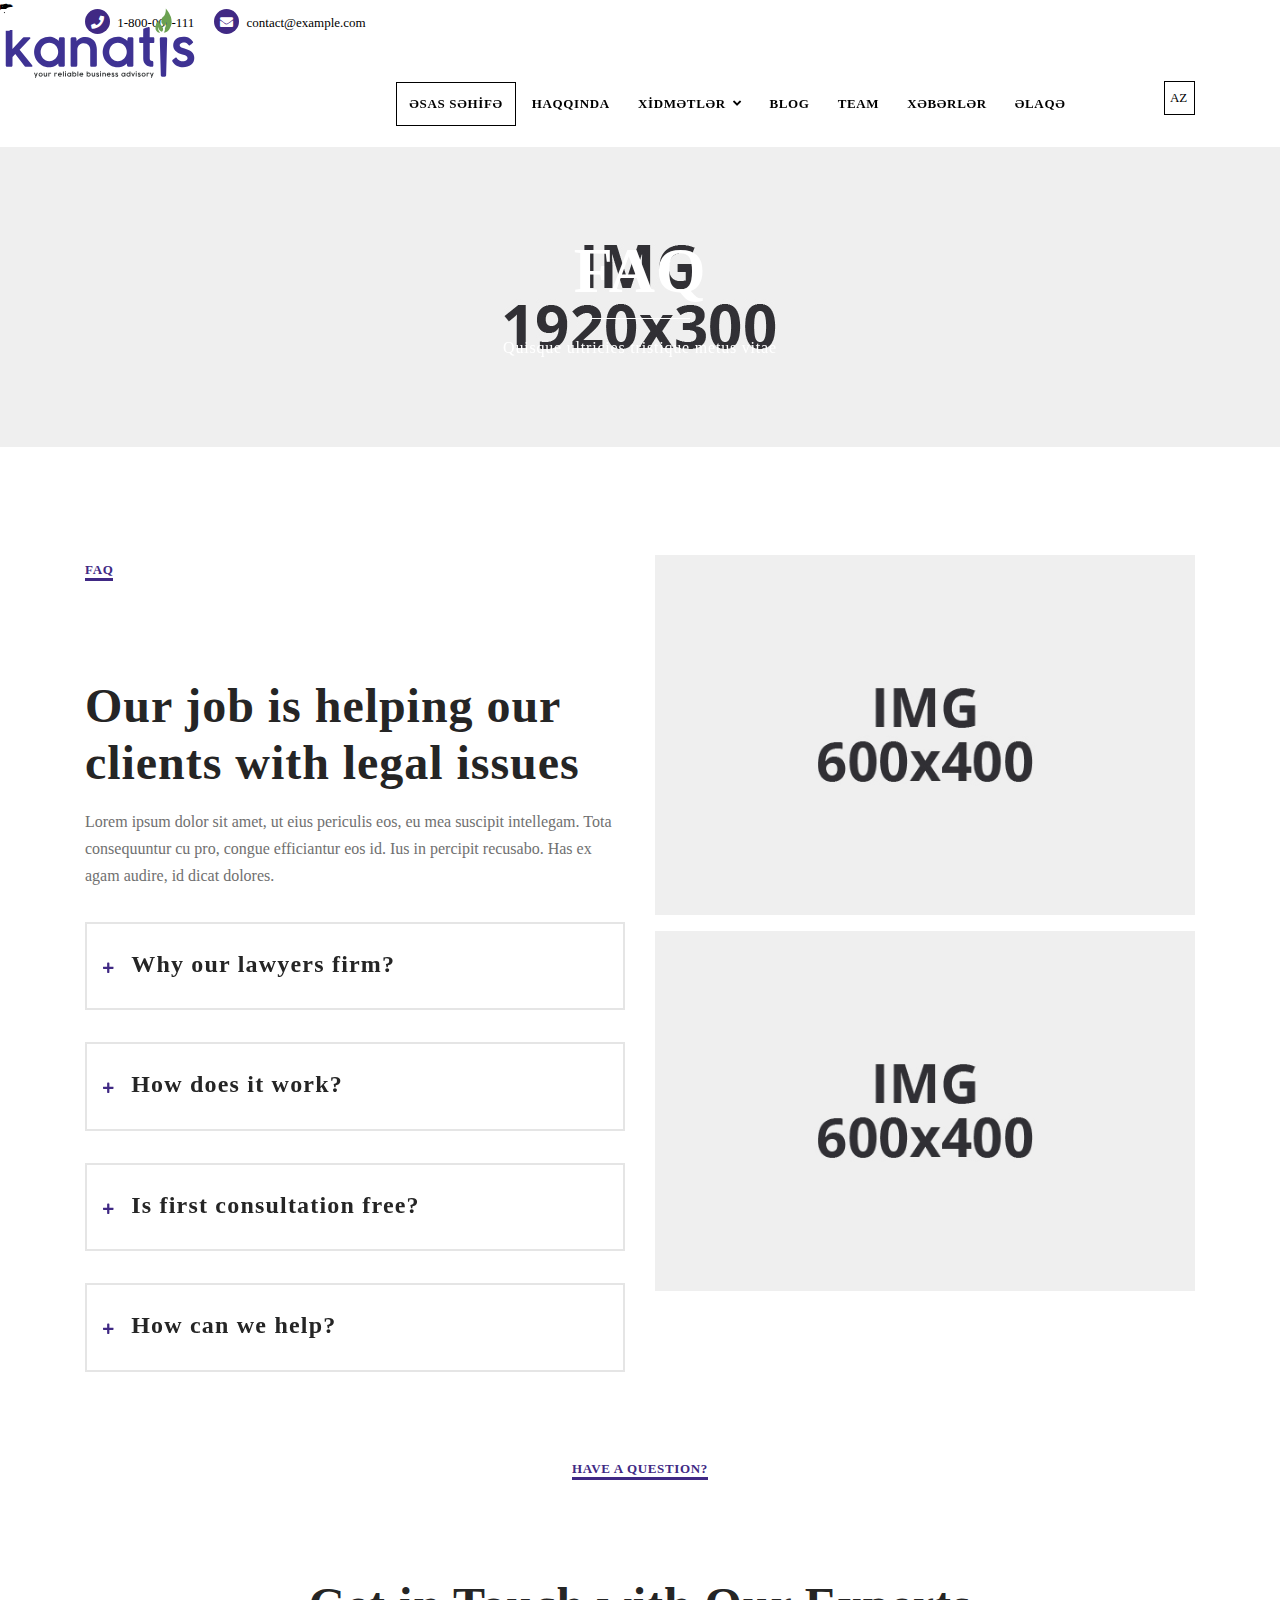
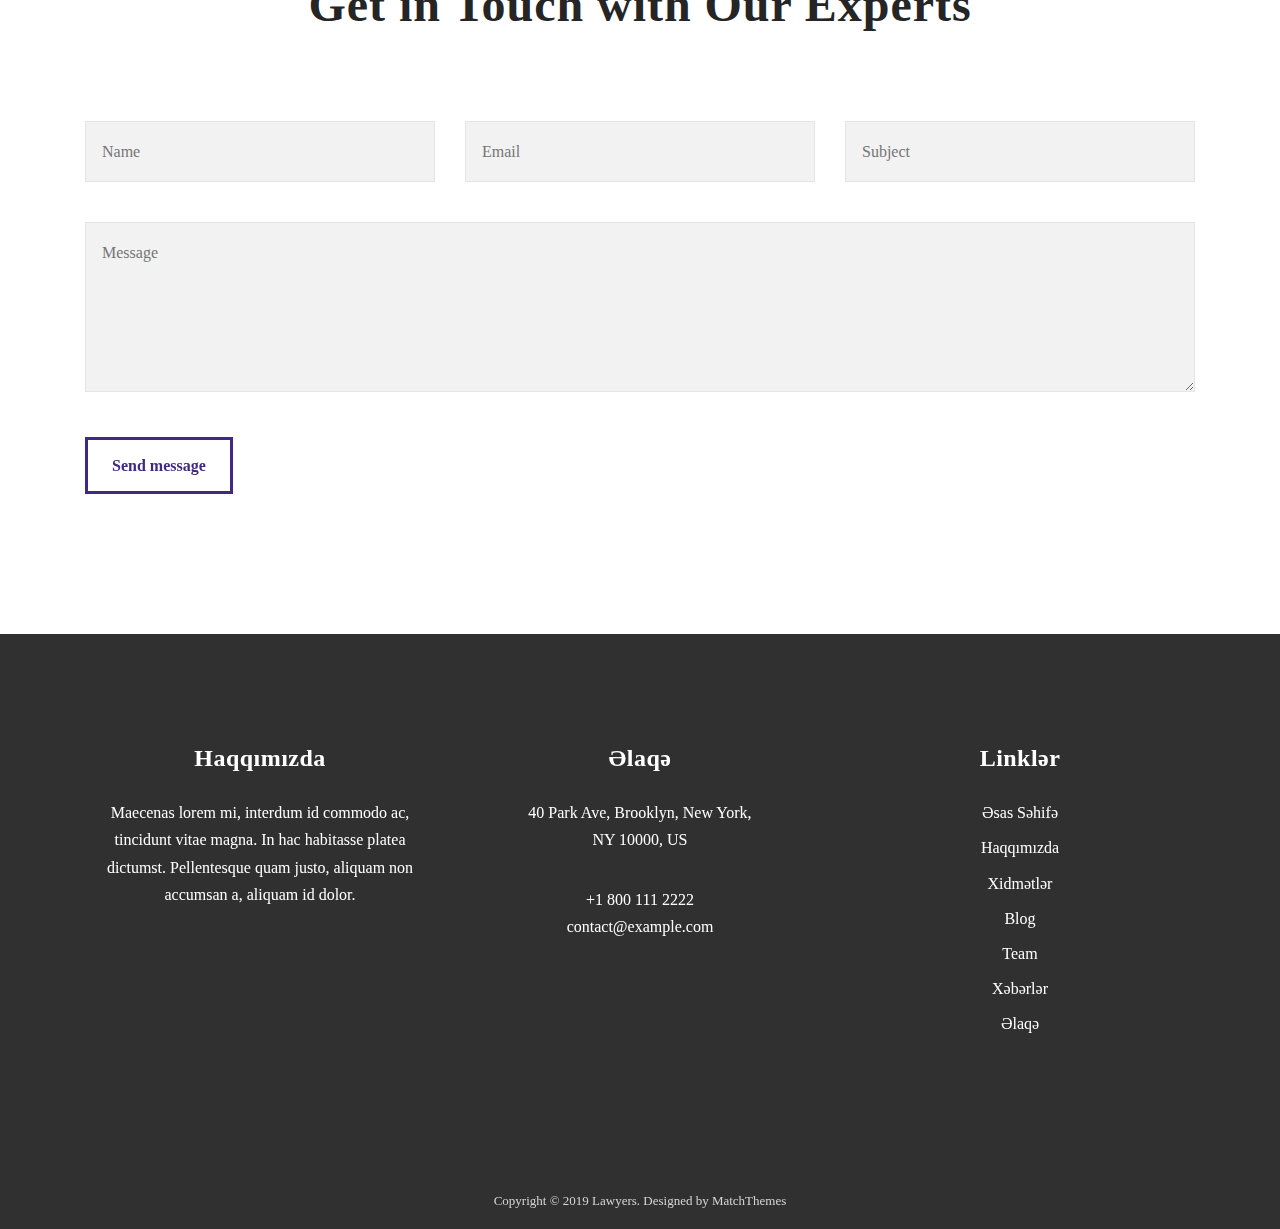
<file: lawyers-html/faq.html>
<!DOCTYPE html>
<html lang="en-US">
	<head>
		
		<meta charset="utf-8">
		<title>FAQ - Lawyers Attorneys Business HTML Template</title>
		<meta name="viewport" content="width=device-width, initial-scale=1.0">
		<meta name="robots" content="noodp"/>
		<link href='https://fonts.googleapis.com/css?family=Open+Sans:400,400i,600,700,700i%7CCrimson+Text:400,400i,700,700i' rel='stylesheet' type='text/css'>
		<!-- Bootstrap CSS -->
		<link rel='stylesheet' id='bootstrap-css'  href='css/bootstrap/css/bootstrap.css' type='text/css' media='all' />
		<!-- Font Awesome Icons CSS -->
		<link rel='stylesheet' id='font-awesome'  href='css/fontawesome/css/all.min.css' type='text/css' media='all' />
		<!-- Owl Carousel -->
		<link rel='stylesheet' id='owl-carousel'  href='js/owl-carousel/owl.carousel.css' type='text/css' media='all' />
		<!-- Main CSS File -->
		<link rel='stylesheet' id='lawyers-style-css'  href='style.css' type='text/css' media='all' />
		<!-- favicons -->
		<link rel="icon" href="images/icons/favicon-32x32.png" sizes="32x32" />
		<link rel="icon" href="images/icons/favicon-192x192.png" sizes="192x192" />
		<link rel="apple-touch-icon-precomposed" href="images/icons/favicon-180x180.png" />
	</head>
	<body>
		<div class="menu-mask"></div>
		<!-- MOBILE MENU HOLDER -->
		<div class="mobile-menu-holder">
			<div class="modal-menu-container">
				<div class="exit-mobile"> <span class="icon-bar1"></span> <span class="icon-bar2"></span></div>
				<ul class="menu-mobile">
					<li class="menu-item current-menu-item">
						<a href="index.html" >ƏSAS SƏHİFƏ</a>
					</li>
					<li class="menu-item">
						<a href="about-us.html">Haqqında</a>
					</li>
					<li class="menu-item menu-item-has-children">
						<a href="services.html">XİDMƏTLƏR</a>
						<ul class="sub-menu">
							<li class="menu-item menu-item-has-children">
								<a href="services-type.html">Hüquqi Xidmətləri</a>
								<ul class="sub-menu">
									<li class="menu-item"><a href="services-single-page.html">Hüquqi 1</a></li>
									<li class="menu-item"><a href="services-single-page.html">Hüquqi 2</a></li>
								</ul>
							</li>
							<li class="menu-item menu-item-has-children">
								<a href="services-type.html">Maliyyə Xidmətləri</a>
								<ul class="sub-menu">
									<li class="menu-item"><a href="services-single-page.html">Maliyyə 1</a></li>
									<li class="menu-item"><a href="services-single-page.html">Maliyyə 2</a></li>
								</ul>
							</li>
						</ul>
					</li>
					<li class="menu-item">
						<a href="blog.html">Blog</a>
					</li>
					<li class="menu-item">
						<a href="team.html">Team</a>
					</li>
					<li class="menu-item">
						<a href="news.html">Xəbərlər</a>
					</li>
					<li class="menu-item">
						<a href="contact.html">Əlaqə</a>
					</li>
				</ul>
			</div>
			<div class="menu-contact">
				<ul>
					<li><i class="fa fa-map-marker"></i><span>40 Park Ave, Brooklyn, New York</span></li>
					<li><i class="fa fa-mobile"></i><span>1-800-111-2222</span></li>
					<li><i class="fa fa-envelope"></i><span>contact@example.com</span></li>
				</ul>
				<ul class="social-media">
					<li><a class="social-facebook" href="#" target="_blank"><i class="fab fa-facebook-f"></i></a></li>
					<li><a class="social-twitter" href="#" target="_blank"><i class="fab fa-twitter"></i></a></li>
					<li><a class="social-linkedin" href="#" target="_blank"><i class="fab fa-linkedin"></i></a></li>
				</ul>
			</div>
		</div>
		<!-- /MOBILE MENU HOLDER -->
		<!-- HEADER -->
		<header id="header-bar" class="header-2">
			<div class="container">
				<div class="top-info">
					<div class="header-contact">
						<div class="header-info"><span class="info-circle"><i class="fa fa-phone"></i></span> 1-800-000-111</div>
						<div class="header-info"><span class="info-circle"><i class="fa fa-envelope"></i></span> contact@example.com</div>
					</div>
					<ul class="social-media">
						<li><a class="social-facebook" href="#" target="_blank"><i class="fab fa-facebook-f"></i></a></li>
						<li><a class="social-twitter" href="#" target="_blank"><i class="fab fa-twitter"></i></a></li>
						<li><a class="social-linkedin" href="#" target="_blank"><i class="fab fa-linkedin"></i></a></li>
					</ul>
				</div>
				<div class="header-wrap">
					<div class="logo logo-2"><a href="index.html"><img class="img-fluid" src="images/kts-01.svg" alt="Lawyers"></a></div>
					<div class="nav-holder nav-holder-2">
						<ul class="menu-nav  menu-nav-2">
						<li class="menu-item current-menu-item">
							<a href="index.html" >ƏSAS SƏHİFƏ</a>
						</li>
						<li class="menu-item">
							<a href="about-us.html">Haqqında</a>
						</li>
						<li class="menu-item menu-item-has-children">
							<a href="services.html">XİDMƏTLƏR</a>
							<ul class="sub-menu">
								<li class="menu-item menu-item-has-children">
									<a href="services-type.html">Hüquq Xidmətləri</a>
									<ul class="sub-menu">
										<li class="menu-item"><a href="services-single-page.html">Hüquq 1</a></li>
										<li class="menu-item"><a href="services-single-page.html">Hüquq 2</a></li>
									</ul>
								</li>
								<li class="menu-item menu-item-has-children">
									<a href="services-type.html">Maliyyə Xidmətləri</a>
									<ul class="sub-menu">
										<li class="menu-item"><a href="services-single-page.html">Maliyyə 1</a></li>
										<li class="menu-item"><a href="services-single-page.html">Maliyyə 2</a></li>
									</ul>
								</li>
							</ul>
						</li>
						<li class="menu-item">
							<a href="blog.html">Blog</a>
						</li>
						<li class="menu-item">
							<a href="team.html">Team</a>
						</li>
						<li class="menu-item">
							<a href="news.html">Xəbərlər</a>
						</li>
						<li class="menu-item">
							<a href="contact.html">Əlaqə</a>
						</li>
					</ul>
					</div>
					<div class="lang_select_box">
						<select name="" id="">
							<option value="">
								<img src="./images/azerbaijan.png" alt="">
								AZ
							</option>
							<option value="">RU</option>
							<option value="">EN</option>
						</select>
					  </div>
					<div class="nav-button-holder"> <button type="button" class="nav-button"> <span class="icon-bar"></span> </button></div>
				</div>
			</div>
		</header>
		<!-- /HEADER -->
		<!-- TOP IMAGE -->
		<div class="page-head " style="background-image:url('images/top-bkgs/about.jpg');">
			<div class="inner-desc">
				<div class="container">
					<h1 class="page-title">FAQ</h1>
					<span class="post-subtitle page-subtitle">Quisque ultricies tristique metus vitae</span>
				</div>
			</div>
		</div>
		<!-- /TOP IMAGE -->
		<!-- PAGE CONTENT -->
		<div class="page-holder custom-page-template page-full fullscreen-page clearfix">
		<!-- SECTION 1-->
		<section class="section-holder">
			<div class="container">
				<div class="row">
					<div class="col-lg-6 margin-bm54">
						<span class="heading-subtitle">FAQ</span>
						<h2 class="section-heading-title margin-b16">Our job is helping our clients with legal issues</h2>
						<p>Lorem ipsum dolor sit amet, ut eius periculis eos, eu mea suscipit intellegam. Tota consequuntur cu pro, congue efficiantur eos id. Ius in percipit recusabo. Has ex agam audire, id dicat dolores.</p>
						<ul class="faq-list">
							<li>
								<h5 class="faq-title"><a href="#faq1">Why our lawyers firm?</a></h5>
								<div id="faq1" class="faq-section">
									<p>Lorem ipsum dolor sit amet, mea in tacimates electram. Diam facilis cum ei, ei novum accusamus scribentur per. Ei agam necessitatibus ius. Ius ei dolorem constituto. Vel sale repudiandae no, harum putent vivendum ne ius. Quo ex unum iisque. </p>
								</div>
							</li>
							<li>
								<h5 class="faq-title"><a href="#faq2">How does it work?</a></h5>
								<div id="faq2" class="faq-section">
									<p>Sale vivendum senserit an eum, ubique noster ex pro, at vel accommodare ullamcorper. Cu duo minim vocibus menandri, at omittam voluptatum usu. Fabulas docendi iracundia ex cum, viris putant dissentiunt ex cum. Id vim tale mutat, eu vide velit oporteat pri. Mollis vidisse saperet. </p>
								</div>
							</li>
							<li>
								<h5 class="faq-title"><a href="#faq3">Is first consultation free?</a></h5>
								<div id="faq3" class="faq-section">
									<p>Eam ei suscipit partiendo, nam modus vocibus cotidieque eu, semper apeirian laboramus sit ne. Qui apeirian tacimates at, has errem possim an, eligendi pericula delicatissimi per ad. At pro essent aliquip qualisque, vis splendide posidonium ex. Nec et error quodsi deleniti. Dicit nobis latine qui an, per duis summo impetus an, eam ne perfecto intellegat persequeris.  </p>
								</div>
							</li>
							<li>
								<h5 class="faq-title"><a href="#faq4">How can we help?</a></h5>
								<div id="faq4" class="faq-section">
									<p>In cibo aperiri evertitur vis, sit autem facete cotidieque cu, omnesque voluptua voluptatibus mea ut. Cum ea omnes percipitur cotidieque, propriae suavitate te qui, laudem voluptatibus ne ius. Ut eam lorem consul. Eam bonorum percipit explicari in, efficiendi scripserit ex sed. Usu soluta integre fastidii eu. Et mei ipsum sensibus delicata, ius eu choro solet denique. Populo facilisi. </p>
								</div>
							</li>
						</ul>
					</div>
					<div class="col-lg-6">
						<img class="img-fluid margin-b16" src="images/cases/case-2.jpg" alt="">
						<img class="img-fluid" src="images/cases/case-5.jpg" alt="">
					</div>
				</div>
				<!-- /row -->
			</div>
			<!-- /container -->	
		</section>
		<!-- /SECTION 1-->	
		<!-- SECTION 2-->
		<section class="section-holder">
			<div class="container">
				<div class="row">
					<div class="col-lg-8 offset-lg-2 alignc">
						<span class="heading-subtitle">Have a Question?</span>
						<h2 class="section-heading-title">Get in Touch with Our Experts</h2>
					</div>
					<div class="col-lg-12">
						<div id="contact-form-holder">
							<form method="post" id="contact-form" action='include/contact-process.php'>
								<div class="row">
									<div class="col-lg-4 margin-b32"><input type="text" name="name" class="comm-field" placeholder="Name"/></div>
									<div class="col-lg-4 margin-b32"><input type="text" name="email" class="comm-field" placeholder="Email"/> </div>
									<div class="col-lg-4 margin-b32"><input type="text" name="subject" class="comm-field" placeholder="Subject" /> </div>
								</div>
								<div class="margin-b32"><textarea name="message" id="msg-contact" rows="5" placeholder="Message"></textarea></div>
								<p class="antispam">Leave this empty: <input type="text" name="url" /></p>
								<p><input type="submit" value="Send message" id="submit"/></p>
							</form>
						</div>
						<!-- contact-form-holder-->
						<div id="output-contact"></div>
					</div>
				</div>
				<!-- /row -->
			</div>
			<!-- /container -->
		</section>
		<!-- /SECTION 2-->
		
		</div>
		<!-- /PAGE CONTENT -->
		<!-- FOOTER -->
		<footer id="footer-var2">
			<div id="footer-content">
				<div class="container">
					<div class="row">
						<div class="col-lg-4">
							<div class="foo-block">
								<h5 class="widgettitle">Haqqımızda</h5>
								<div class="textwidget">
									<div class="textwidget">
										<p>Maecenas lorem mi, interdum id commodo ac, tincidunt vitae magna. In hac habitasse platea dictumst. Pellentesque quam justo, aliquam non accumsan a, aliquam id dolor.</p>
									</div>
								</div>
							</div>
						</div>
						<div class="col-lg-4">
							<div class="foo-block">
								<h5 class="widgettitle">Əlaqə</h5>
								<div class="textwidget">
									<div class="textwidget">
										<p>40 Park Ave, Brooklyn, New York,<br> NY 10000, US</p>
										<p>+1 800 111 2222<br> contact@example.com</p>
									</div>
								</div>
							</div>
						</div>
						<div class="col-lg-4">
							<div class="foo-block">
								<h5 class="widgettitle">Linklər</h5>
								<div class="textwidget custom-html-widget">
									<ul>
										<li> <a href="index.html">Əsas Səhifə</a></li>
										<li><a href="about-us.html">Haqqımızda</a></li>
										<li><a href="services.html">Xidmətlər</a></li>
										<li><a href="blog.html">Blog</a></li>
										<li><a href="team.html">Team</a></li>
										<li><a href="news.html">Xəbərlər</a></li>
										<li><a href="contact.html">Əlaqə</a></li>
									</ul>
								</div>
							</div>
						</div>
					</div>
					<ul class="footer-social alignc">
						<li><a class="social-facebook" href="#" target="_blank"><i class="fab fa-facebook-f"></i></a></li>
						<li><a class="social-twitter" href="#" target="_blank"><i class="fab fa-twitter"></i></a></li>
						<li><a class="social-linkedin" href="#" target="_blank"><i class="fab fa-linkedin"></i></a></li>
					</ul>
					<div class="foo-copyright alignc">Copyright &copy; 2019 Lawyers. Designed by MatchThemes</div>
				</div>
			</div>
		</footer>
		<!-- /FOOTER -->
		<div class="scrollup"> <a class="scrolltop" href="#"> <i class="fa fa-chevron-up"></i> </a></div>
		<!-- JS --> 
		<script src='js/jquery.js'></script>
		<script src='js/jquery-migrate.min.js'></script>
		<script src='css/bootstrap/js/popper.js'></script>
		<script src='css/bootstrap/js/bootstrap.js'></script>
		<script src='js/easing.js'></script>
		<script src='js/fitvids.js'></script>
		<script src='js/owl-carousel/owl.carousel.js'></script>
		<script src='js/isotope.js'></script>
		<script src='js/jquery.magnific-popup.min.js'></script>
		<!-- MAIN JS -->
		<script src='js/init.js'></script>
		<!-- CONTAT FORM JS -->
		<script src='js/jquery.form.min.js'></script>
		<script src='js/contactform.js'></script>
	</body>
</html>
</file>
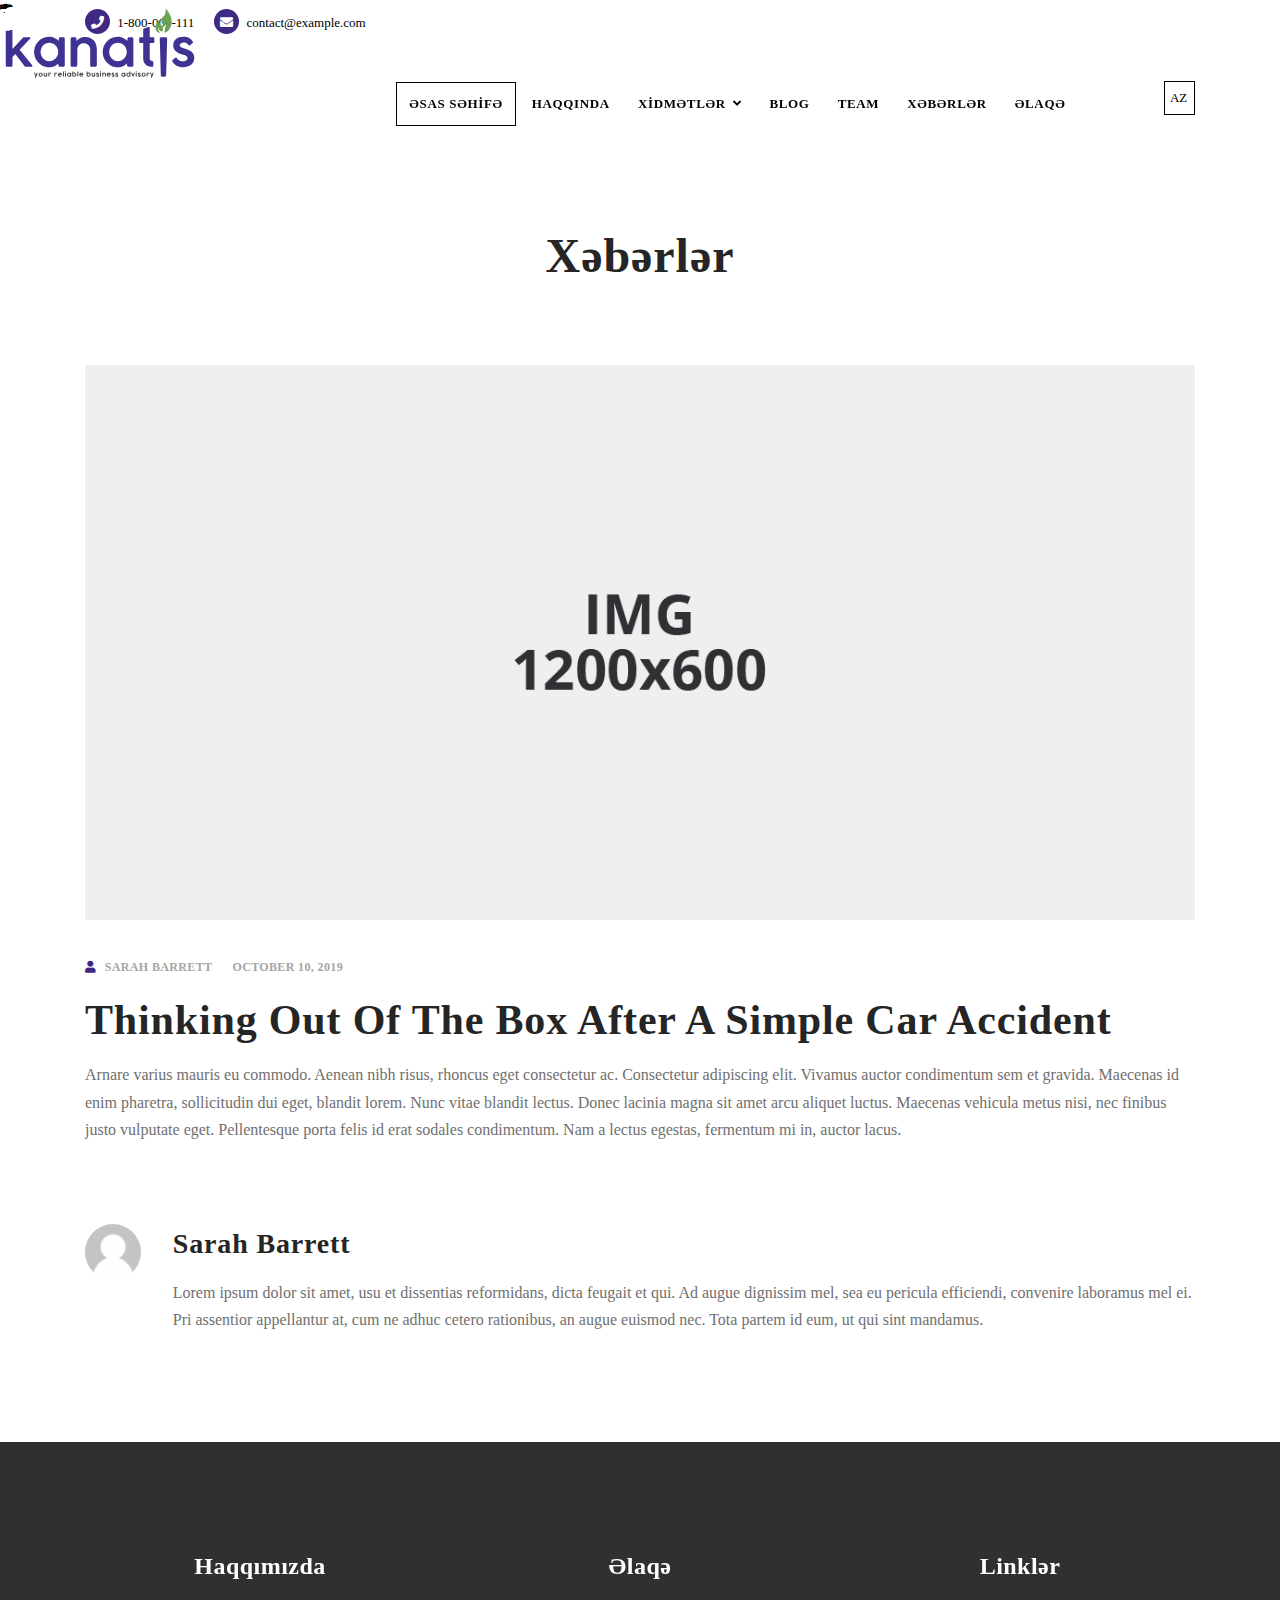
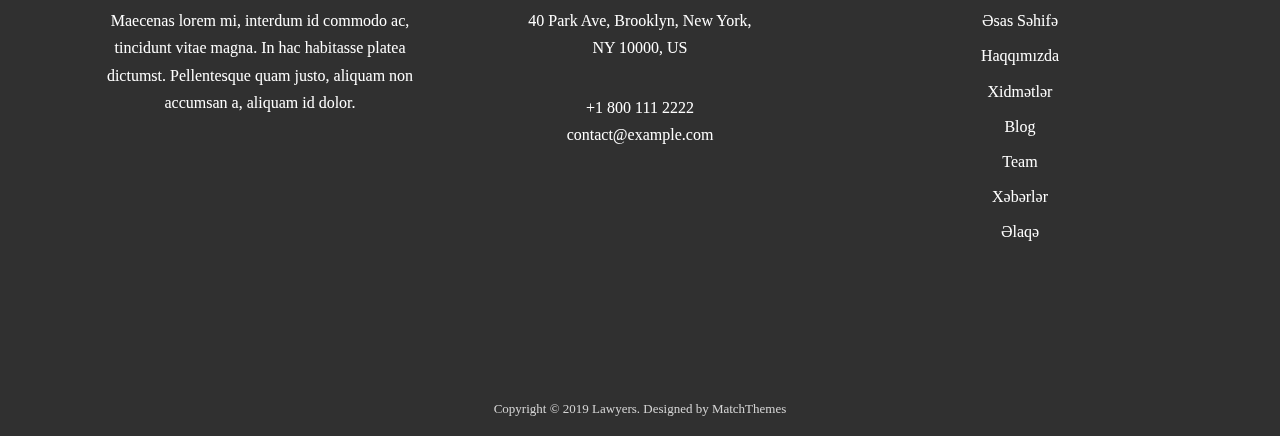
<file: lawyers-html/news-single-post.html>
<!DOCTYPE html>
<html lang="en-US">
	<head>
		
		<meta charset="utf-8">
		<title>Blog Single Post - Lawyers Attorneys Business HTML Template</title>
		<meta name="viewport" content="width=device-width, initial-scale=1.0">
		<meta name="robots" content="noodp"/>
		<link href='https://fonts.googleapis.com/css?family=Open+Sans:400,400i,600,700,700i%7CCrimson+Text:400,400i,700,700i' rel='stylesheet' type='text/css'>
		<!-- Bootstrap CSS -->
		<link rel='stylesheet' id='bootstrap-css'  href='css/bootstrap/css/bootstrap.css' type='text/css' media='all' />
		<!-- Font Awesome Icons CSS -->
		<link rel='stylesheet' id='font-awesome'  href='css/fontawesome/css/all.min.css' type='text/css' media='all' />
		<!-- Owl Carousel -->
		<link rel='stylesheet' id='owl-carousel'  href='js/owl-carousel/owl.carousel.css' type='text/css' media='all' />
		<!-- Main CSS File -->
		<link rel='stylesheet' id='lawyers-style-css'  href='style.css' type='text/css' media='all' />
		<!-- favicons -->
		<link rel="icon" href="images/icons/favicon-32x32.png" sizes="32x32" />
		<link rel="icon" href="images/icons/favicon-192x192.png" sizes="192x192" />
		<link rel="apple-touch-icon-precomposed" href="images/icons/favicon-180x180.png" />
	</head>
	<body>
		<div class="menu-mask"></div>
		<!-- MOBILE MENU HOLDER -->
		<div class="mobile-menu-holder">
			<div class="modal-menu-container">
				<div class="exit-mobile"> <span class="icon-bar1"></span> <span class="icon-bar2"></span></div>
				<ul class="menu-mobile">
					<li class="menu-item current-menu-item">
						<a href="index.html" >ƏSAS SƏHİFƏ</a>
					</li>
					<li class="menu-item">
						<a href="about-us.html">Haqqında</a>
					</li>
					<li class="menu-item menu-item-has-children">
						<a href="services.html">XİDMƏTLƏR</a>
						<ul class="sub-menu">
							<li class="menu-item menu-item-has-children">
								<a href="services-type.html">Hüquqi Xidmətləri</a>
								<ul class="sub-menu">
									<li class="menu-item"><a href="services-single-page.html">Hüquqi 1</a></li>
									<li class="menu-item"><a href="services-single-page.html">Hüquqi 2</a></li>
								</ul>
							</li>
							<li class="menu-item menu-item-has-children">
								<a href="services-type.html">Maliyyə Xidmətləri</a>
								<ul class="sub-menu">
									<li class="menu-item"><a href="services-single-page.html">Maliyyə 1</a></li>
									<li class="menu-item"><a href="services-single-page.html">Maliyyə 2</a></li>
								</ul>
							</li>
						</ul>
					</li>
					<li class="menu-item">
						<a href="blog.html">Blog</a>
					</li>
					<li class="menu-item">
						<a href="team.html">Team</a>
					</li>
					<li class="menu-item">
						<a href="news.html">Xəbərlər</a>
					</li>
					<li class="menu-item">
						<a href="contact.html">Əlaqə</a>
					</li>
				</ul>
			</div>
			<div class="menu-contact">
				<ul>
					<li><i class="fa fa-map-marker"></i><span>40 Park Ave, Brooklyn, New York</span></li>
					<li><i class="fa fa-mobile"></i><span>1-800-111-2222</span></li>
					<li><i class="fa fa-envelope"></i><span>contact@example.com</span></li>
				</ul>
				<ul class="social-media">
					<li><a class="social-facebook" href="#" target="_blank"><i class="fab fa-facebook-f"></i></a></li>
					<li><a class="social-twitter" href="#" target="_blank"><i class="fab fa-twitter"></i></a></li>
					<li><a class="social-linkedin" href="#" target="_blank"><i class="fab fa-linkedin"></i></a></li>
				</ul>
			</div>
		</div>
		<!-- /MOBILE MENU HOLDER -->
		<!-- HEADER -->
		<header id="header-bar" class="header-2">
			<div class="container">
				<div class="top-info">
					<div class="header-contact">
						<div class="header-info"><span class="info-circle"><i class="fa fa-phone"></i></span> 1-800-000-111</div>
						<div class="header-info"><span class="info-circle"><i class="fa fa-envelope"></i></span> contact@example.com</div>
					</div>
					<ul class="social-media">
						<li><a class="social-facebook" href="#" target="_blank"><i class="fab fa-facebook-f"></i></a></li>
						<li><a class="social-twitter" href="#" target="_blank"><i class="fab fa-twitter"></i></a></li>
						<li><a class="social-linkedin" href="#" target="_blank"><i class="fab fa-linkedin"></i></a></li>
					</ul>
				</div>
				<div class="header-wrap">
					<div class="logo logo-2"><a href="index.html"><img class="img-fluid" src="images/kts-01.svg" alt="Lawyers"></a></div>
					<div class="nav-holder nav-holder-2">
						<ul class="menu-nav  menu-nav-2">
						<li class="menu-item current-menu-item">
							<a href="index.html" >ƏSAS SƏHİFƏ</a>
						</li>
						<li class="menu-item">
							<a href="about-us.html">Haqqında</a>
						</li>
						<li class="menu-item menu-item-has-children">
							<a href="services.html">XİDMƏTLƏR</a>
							<ul class="sub-menu">
								<li class="menu-item menu-item-has-children">
									<a href="services-type.html">Hüquq Xidmətləri</a>
									<ul class="sub-menu">
										<li class="menu-item"><a href="services-single-page.html">Hüquq 1</a></li>
										<li class="menu-item"><a href="services-single-page.html">Hüquq 2</a></li>
									</ul>
								</li>
								<li class="menu-item menu-item-has-children">
									<a href="services-type.html">Maliyyə Xidmətləri</a>
									<ul class="sub-menu">
										<li class="menu-item"><a href="services-single-page.html">Maliyyə 1</a></li>
										<li class="menu-item"><a href="services-single-page.html">Maliyyə 2</a></li>
									</ul>
								</li>
							</ul>
						</li>
						<li class="menu-item">
							<a href="blog.html">Blog</a>
						</li>
						<li class="menu-item">
							<a href="team.html">Team</a>
						</li>
						<li class="menu-item">
							<a href="news.html">Xəbərlər</a>
						</li>
						<li class="menu-item">
							<a href="contact.html">Əlaqə</a>
						</li>
					</ul>
					</div>
					<div class="lang_select_box">
						<select name="" id="">
							<option value="">
								<img src="./images/azerbaijan.png" alt="">
								AZ
							</option>
							<option value="">RU</option>
							<option value="">EN</option>
						</select>
					  </div>
					<div class="nav-button-holder"> <button type="button" class="nav-button"> <span class="icon-bar"></span> </button></div>
				</div>
			</div>
		</header>
		<!-- /HEADER -->
		<!-- PAGE CONTENT -->
		<div class="page-holder custom-page-template page-full fullscreen-page clearfix">
			
		<div class="blog_title">
			<h2>Xəbərlər</h2>
		</div>
		<!-- SECTION 1-->
		<section class="blog-single">
			<div class="container">
				<div class="row">
					<div class="col-lg-12 posts-holder post-sidebar ">
						<article class="single-article-container">
							<div class="post-image"> <img src="images/blog/blog-1.jpg" class="img-fluid" alt=""></div>
							<ul class="blog-date">
								<li class="meta-author"><i class="fa fa-user"></i> Sarah Barrett</li>
								<li class="meta-date">October 10, 2019</li>
							</ul>
							<h2 class="blog-title">Thinking Out Of The Box After A Simple Car Accident</h2>
							<div class="post-content single-post-content single-article-page clearfix">
								<p> Arnare varius mauris eu commodo. Aenean nibh risus, rhoncus eget 
									consectetur ac. Consectetur adipiscing elit. Vivamus auctor condimentum 
									sem et gravida. Maecenas id enim pharetra, sollicitudin dui eget, 
									blandit lorem. Nunc vitae blandit lectus. Donec lacinia magna sit amet 
									arcu aliquet luctus. Maecenas vehicula metus nisi, nec finibus justo 
									vulputate eget. Pellentesque porta felis id erat sodales condimentum. 
									Nam a lectus egestas, fermentum mi in, auctor lacus.
								</p>
							</div>
							<!-- /post-content -->
							<div class="author-single-page">
								<div class="author-avatar"> <img alt="" src="images/gravatar.png" class="avatar photo" width="100" height="100"></div>
								<div class="author-content">
									<h3><a href="#"> Sarah Barrett</a></h3>
									<div class="author-text"> Lorem ipsum dolor sit amet, usu et dissentias reformidans, dicta feugait et qui. Ad augue dignissim mel, sea eu pericula efficiendi, convenire laboramus mel ei. Pri assentior appellantur at, cum ne adhuc cetero rationibus, an augue euismod nec. Tota partem id eum, ut qui sint mandamus.</div>
								</div>
							</div>
						</article>
					</div>
					<!-- /col-lg-9 -->
				</div>
				<!-- /row -->
			</div>
			<!-- /container -->	
		</section>
		<!-- /SECTION 1-->
		</div><!-- /PAGE CONTENT -->
		<!-- FOOTER -->
		<footer id="footer-var2">
			<div id="footer-content">
				<div class="container">
					<div class="row">
						<div class="col-lg-4">
							<div class="foo-block">
								<h5 class="widgettitle">Haqqımızda</h5>
								<div class="textwidget">
									<div class="textwidget">
										<p>Maecenas lorem mi, interdum id commodo ac, tincidunt vitae magna. In hac habitasse platea dictumst. Pellentesque quam justo, aliquam non accumsan a, aliquam id dolor.</p>
									</div>
								</div>
							</div>
						</div>
						<div class="col-lg-4">
							<div class="foo-block">
								<h5 class="widgettitle">Əlaqə</h5>
								<div class="textwidget">
									<div class="textwidget">
										<p>40 Park Ave, Brooklyn, New York,<br> NY 10000, US</p>
										<p>+1 800 111 2222<br> contact@example.com</p>
									</div>
								</div>
							</div>
						</div>
						<div class="col-lg-4">
							<div class="foo-block">
								<h5 class="widgettitle">Linklər</h5>
								<div class="textwidget custom-html-widget">
									<ul>
										<li> <a href="index.html">Əsas Səhifə</a></li>
										<li><a href="about-us.html">Haqqımızda</a></li>
										<li><a href="services.html">Xidmətlər</a></li>
										<li><a href="blog.html">Blog</a></li>
										<li><a href="team.html">Team</a></li>
										<li><a href="news.html">Xəbərlər</a></li>
										<li><a href="contact.html">Əlaqə</a></li>
									</ul>
								</div>
							</div>
						</div>
					</div>
					<ul class="footer-social alignc">
						<li><a class="social-facebook" href="#" target="_blank"><i class="fab fa-facebook-f"></i></a></li>
						<li><a class="social-twitter" href="#" target="_blank"><i class="fab fa-twitter"></i></a></li>
						<li><a class="social-linkedin" href="#" target="_blank"><i class="fab fa-linkedin"></i></a></li>
					</ul>
					<div class="foo-copyright alignc">Copyright &copy; 2019 Lawyers. Designed by MatchThemes</div>
				</div>
			</div>
		</footer>
		<!-- /FOOTER -->
		<div class="scrollup"> <a class="scrolltop" href="#"> <i class="fa fa-chevron-up"></i> </a></div>
		<!-- JS --> 
		<script src='js/jquery.js'></script>
		<script src='js/jquery-migrate.min.js'></script>
		<script src='css/bootstrap/js/popper.js'></script>
		<script src='css/bootstrap/js/bootstrap.js'></script>
		<script src='js/easing.js'></script>
		<script src='js/fitvids.js'></script>
		<script src='js/owl-carousel/owl.carousel.js'></script>
		<script src='js/isotope.js'></script>
		<script src='js/jquery.magnific-popup.min.js'></script>
		<!-- MAIN JS -->
		<script src='js/init.js'></script>
		<!-- CONTAT FORM JS -->
		<script src='js/jquery.form.min.js'></script>
		<script src='js/contactform.js'></script>
	</body>
</html>
</file>
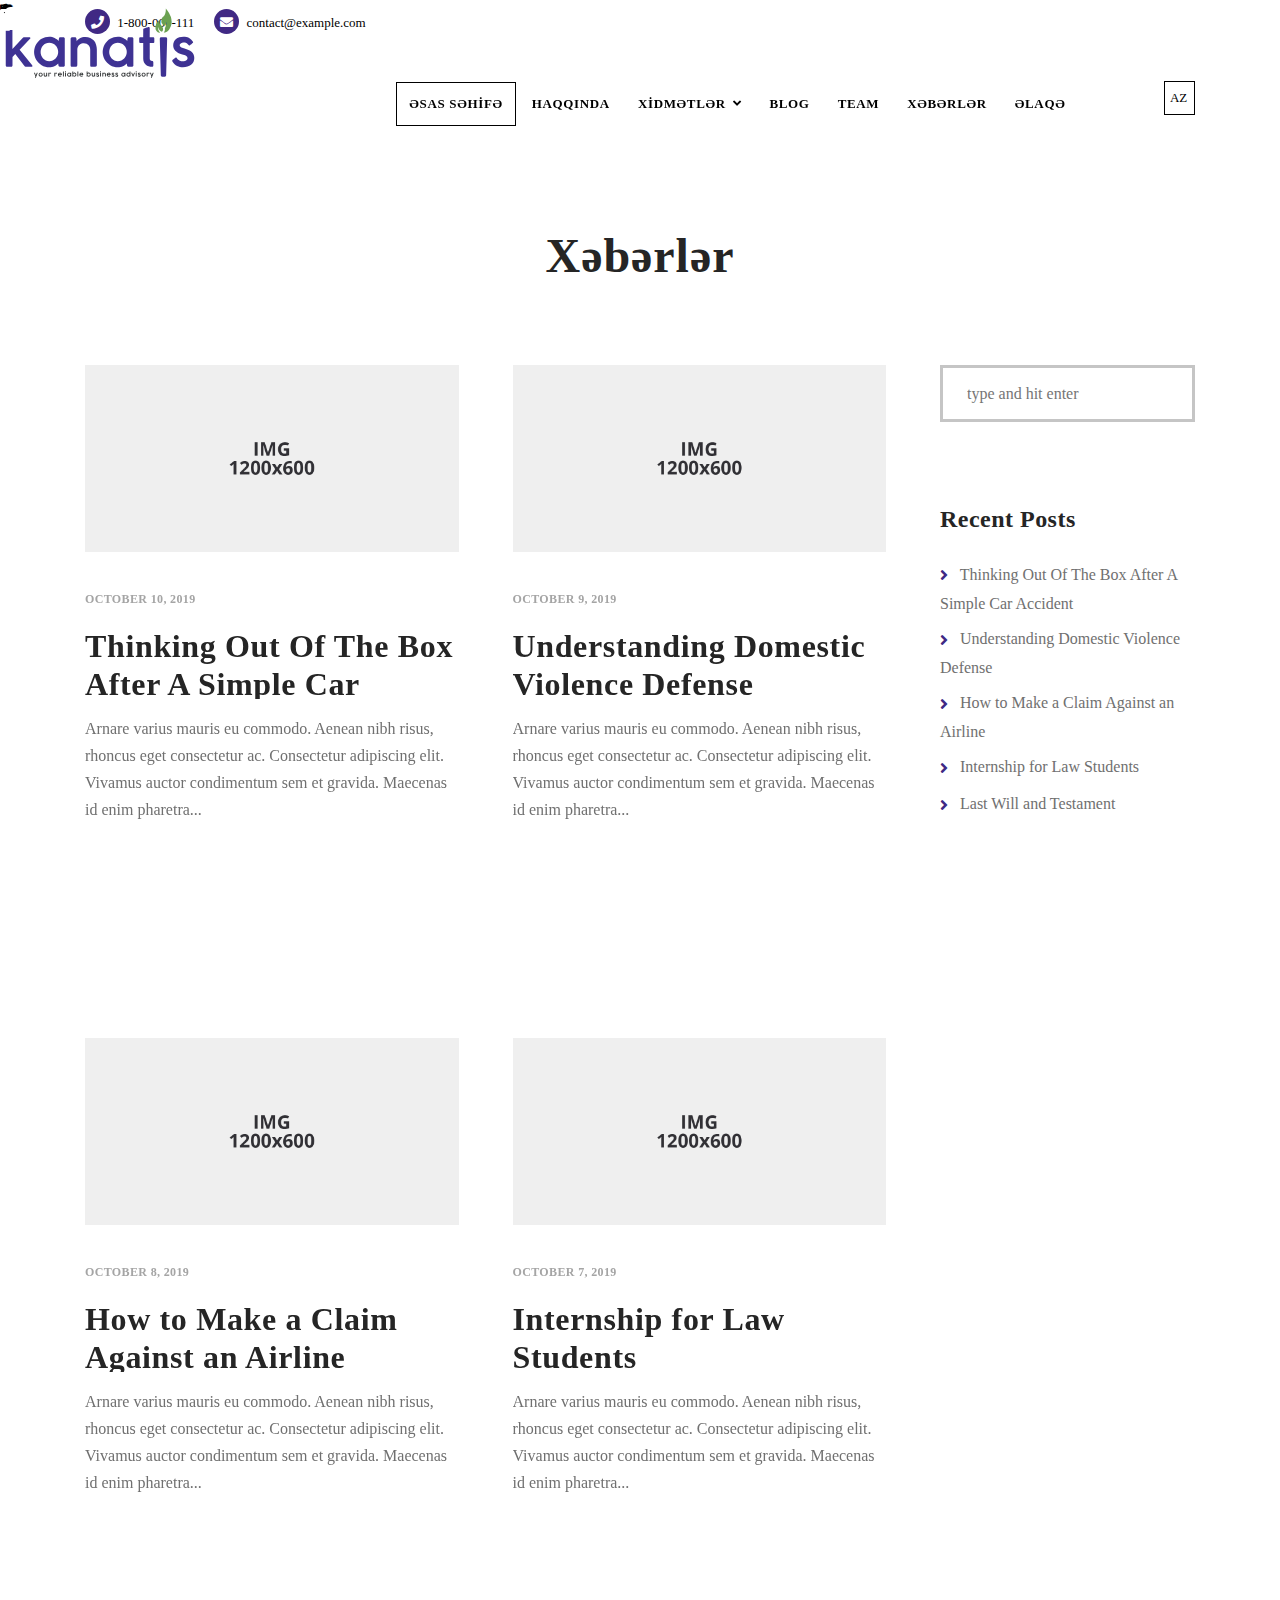
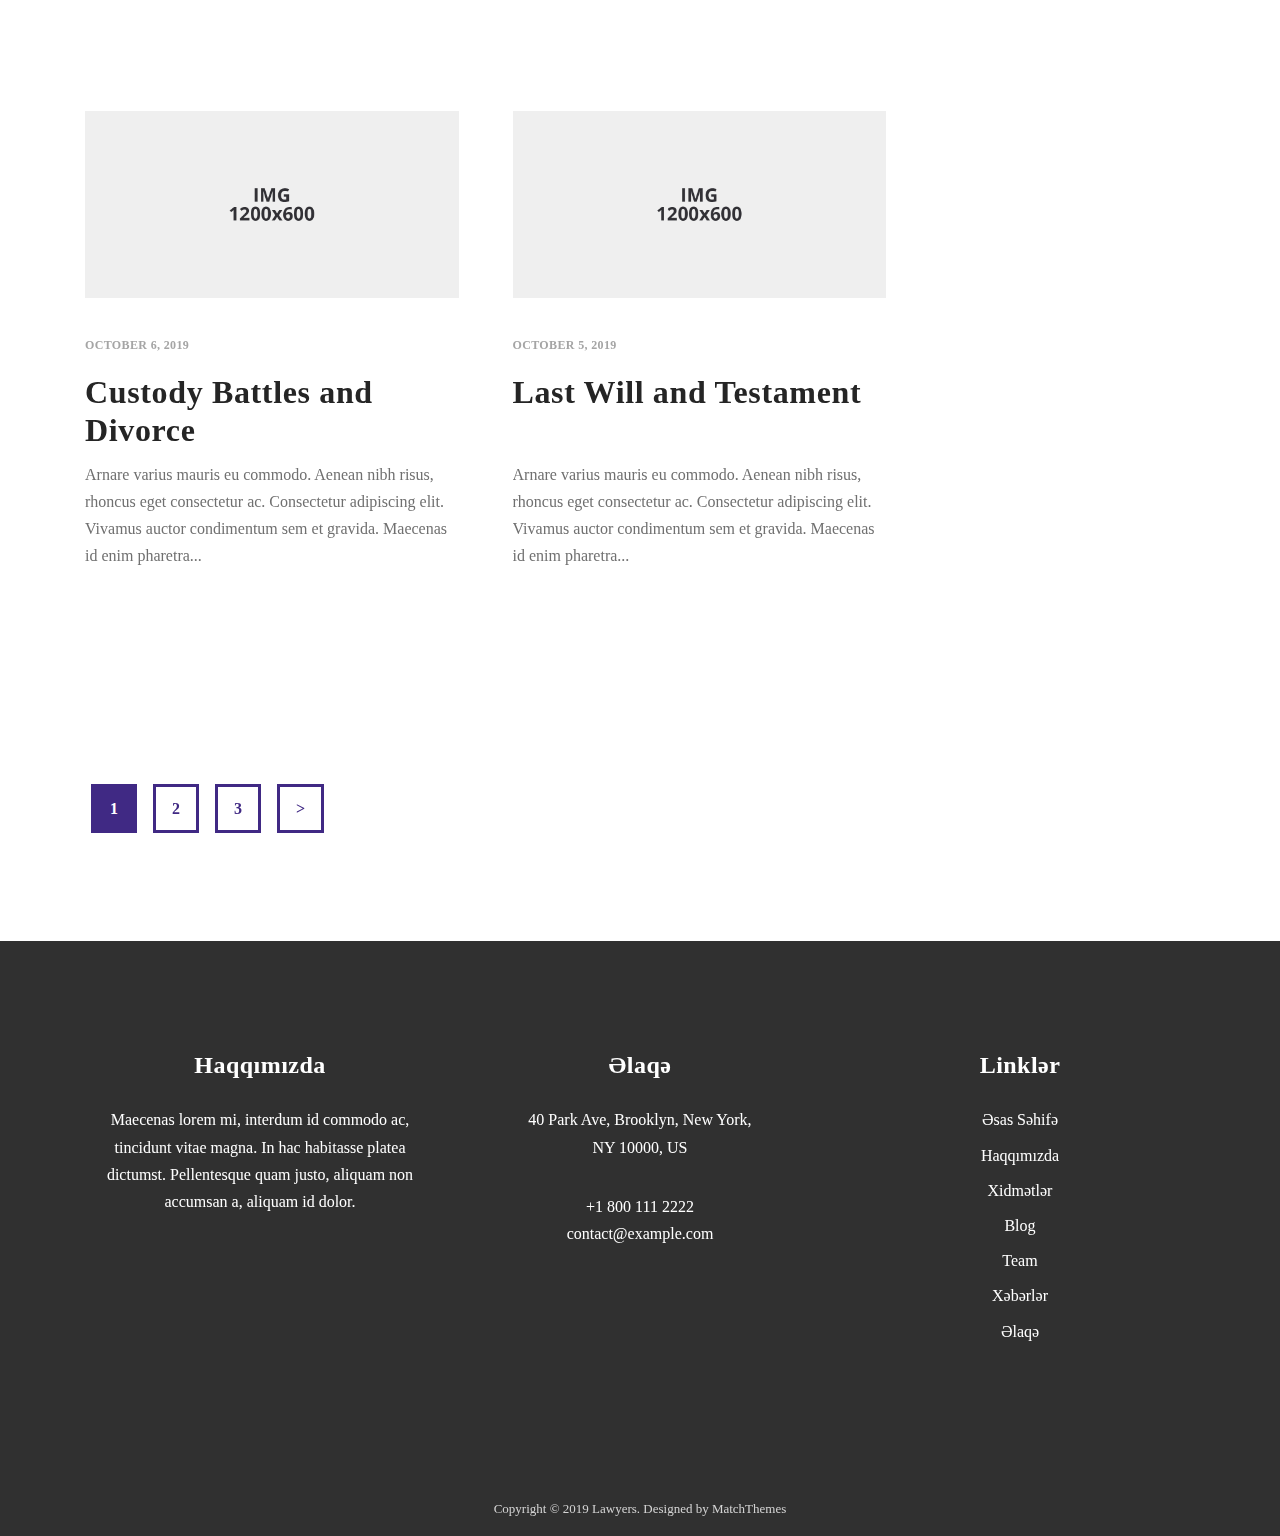
<file: lawyers-html/news.html>
<!DOCTYPE html>
<html lang="en-US">
	<head>
		
		<meta charset="utf-8">
		<title>Blog - Lawyers Attorneys Business HTML Template</title>
		<meta name="viewport" content="width=device-width, initial-scale=1.0">
		<meta name="robots" content="noodp"/>
		<link href='https://fonts.googleapis.com/css?family=Open+Sans:400,400i,600,700,700i%7CCrimson+Text:400,400i,700,700i' rel='stylesheet' type='text/css'>
		<!-- Bootstrap CSS -->
		<link rel='stylesheet' id='bootstrap-css'  href='css/bootstrap/css/bootstrap.css' type='text/css' media='all' />
		<!-- Font Awesome Icons CSS -->
		<link rel='stylesheet' id='font-awesome'  href='css/fontawesome/css/all.min.css' type='text/css' media='all' />
		<!-- Owl Carousel -->
		<link rel='stylesheet' id='owl-carousel'  href='js/owl-carousel/owl.carousel.css' type='text/css' media='all' />
		<!-- Main CSS File -->
		<link rel='stylesheet' id='lawyers-style-css'  href='style.css' type='text/css' media='all' />
		<!-- favicons -->
		<link rel="icon" href="images/icons/favicon-32x32.png" sizes="32x32" />
		<link rel="icon" href="images/icons/favicon-192x192.png" sizes="192x192" />
		<link rel="apple-touch-icon-precomposed" href="images/icons/favicon-180x180.png" />
	</head>
	<body>
		<div class="menu-mask"></div>
		<!-- MOBILE MENU HOLDER -->
		<div class="mobile-menu-holder">
			<div class="modal-menu-container">
				<div class="exit-mobile"> <span class="icon-bar1"></span> <span class="icon-bar2"></span></div>
				<ul class="menu-mobile">
					<li class="menu-item current-menu-item">
						<a href="index.html" >ƏSAS SƏHİFƏ</a>
					</li>
					<li class="menu-item">
						<a href="about-us.html">Haqqında</a>
					</li>
					<li class="menu-item menu-item-has-children">
						<a href="services.html">XİDMƏTLƏR</a>
						<ul class="sub-menu">
							<li class="menu-item menu-item-has-children">
								<a href="services-type.html">Hüquqi Xidmətləri</a>
								<ul class="sub-menu">
									<li class="menu-item"><a href="services-single-page.html">Hüquqi 1</a></li>
									<li class="menu-item"><a href="services-single-page.html">Hüquqi 2</a></li>
								</ul>
							</li>
							<li class="menu-item menu-item-has-children">
								<a href="services-type.html">Maliyyə Xidmətləri</a>
								<ul class="sub-menu">
									<li class="menu-item"><a href="services-single-page.html">Maliyyə 1</a></li>
									<li class="menu-item"><a href="services-single-page.html">Maliyyə 2</a></li>
								</ul>
							</li>
						</ul>
					</li>
					<li class="menu-item">
						<a href="blog.html">Blog</a>
					</li>
					<li class="menu-item">
						<a href="team.html">Team</a>
					</li>
					<li class="menu-item">
						<a href="news.html">Xəbərlər</a>
					</li>
					<li class="menu-item">
						<a href="contact.html">Əlaqə</a>
					</li>
				</ul>
			</div>
			<div class="menu-contact">
				<ul>
					<li><i class="fa fa-map-marker"></i><span>40 Park Ave, Brooklyn, New York</span></li>
					<li><i class="fa fa-mobile"></i><span>1-800-111-2222</span></li>
					<li><i class="fa fa-envelope"></i><span>contact@example.com</span></li>
				</ul>
				<ul class="social-media">
					<li><a class="social-facebook" href="#" target="_blank"><i class="fab fa-facebook-f"></i></a></li>
					<li><a class="social-twitter" href="#" target="_blank"><i class="fab fa-twitter"></i></a></li>
					<li><a class="social-linkedin" href="#" target="_blank"><i class="fab fa-linkedin"></i></a></li>
				</ul>
			</div>
		</div>
		<!-- /MOBILE MENU HOLDER -->
		<!-- HEADER -->
		<header id="header-bar" class="header-2">
			<div class="container">
				<div class="top-info">
					<div class="header-contact">
						<div class="header-info"><span class="info-circle"><i class="fa fa-phone"></i></span> 1-800-000-111</div>
						<div class="header-info"><span class="info-circle"><i class="fa fa-envelope"></i></span> contact@example.com</div>
					</div>
					<ul class="social-media">
						<li><a class="social-facebook" href="#" target="_blank"><i class="fab fa-facebook-f"></i></a></li>
						<li><a class="social-twitter" href="#" target="_blank"><i class="fab fa-twitter"></i></a></li>
						<li><a class="social-linkedin" href="#" target="_blank"><i class="fab fa-linkedin"></i></a></li>
					</ul>
				</div>
				<div class="header-wrap">
					<div class="logo logo-2"><a href="index.html"><img class="img-fluid" src="images/kts-01.svg" alt="Lawyers"></a></div>
					<div class="nav-holder nav-holder-2">
						<ul class="menu-nav  menu-nav-2">
						<li class="menu-item current-menu-item">
							<a href="index.html" >ƏSAS SƏHİFƏ</a>
						</li>
						<li class="menu-item">
							<a href="about-us.html">Haqqında</a>
						</li>
						<li class="menu-item menu-item-has-children">
							<a href="services.html">XİDMƏTLƏR</a>
							<ul class="sub-menu">
								<li class="menu-item menu-item-has-children">
									<a href="services-type.html">Hüquq Xidmətləri</a>
									<ul class="sub-menu">
										<li class="menu-item"><a href="services-single-page.html">Hüquq 1</a></li>
										<li class="menu-item"><a href="services-single-page.html">Hüquq 2</a></li>
									</ul>
								</li>
								<li class="menu-item menu-item-has-children">
									<a href="services-type.html">Maliyyə Xidmətləri</a>
									<ul class="sub-menu">
										<li class="menu-item"><a href="services-single-page.html">Maliyyə 1</a></li>
										<li class="menu-item"><a href="services-single-page.html">Maliyyə 2</a></li>
									</ul>
								</li>
							</ul>
						</li>
						<li class="menu-item">
							<a href="blog.html">Blog</a>
						</li>
						<li class="menu-item">
							<a href="team.html">Team</a>
						</li>
						<li class="menu-item">
							<a href="news.html">Xəbərlər</a>
						</li>
						<li class="menu-item">
							<a href="contact.html">Əlaqə</a>
						</li>
					</ul>
					</div>
					<div class="lang_select_box">
						<select name="" id="">
							<option value="">
								<img src="./images/azerbaijan.png" alt="">
								AZ
							</option>
							<option value="">RU</option>
							<option value="">EN</option>
						</select>
					  </div>
					<div class="nav-button-holder"> <button type="button" class="nav-button"> <span class="icon-bar"></span> </button></div>
				</div>
			</div>
		</header>
		<!-- /HEADER -->
		<!-- PAGE CONTENT -->
		<div class="page-holder custom-page-template page-full fullscreen-page clearfix">

		<div class="blog_title">
			<h2>Xəbərlər</h2>
		</div>
		<!-- SECTION 1-->
		<section class="blog-1col-list-left">
			<div class="container">
				<div class="row">
					<div class="col-lg-9 posts-holder post-sidebar ">
						<div class="row layout-masonry">
							<div class="col-md-6 blog-item-masonry">
								<article class="blog-item blog-item-2col-grid">
									<a href="blog-single-post.html">
										<div class="post-image"> <img src="images/blog/blog-1.jpg" class="img-fluid" alt=""></div>
									</a>
									<div class="post-holder">
										<ul class="blog-date">
											<li class="meta-date">October 10, 2019</li>
										</ul>
										<h2 class="blog-title"><a href="blog-single-post.html">Thinking Out Of The Box After A Simple Car Accident</a></h2>
										<div class="article-excerpt"> Arnare varius mauris eu commodo. Aenean nibh risus, rhoncus eget consectetur ac. Consectetur adipiscing elit. Vivamus auctor condimentum sem et gravida. Maecenas id enim pharetra...</div>
									</div>
								</article>
							</div>
							<div class="col-md-6 blog-item-masonry">
								<article class="blog-item blog-item-2col-grid">
									<a href="blog-single-post.html">
										<div class="post-image"> <img src="images/blog/blog-2.jpg" class="img-fluid" alt=""></div>
									</a>
									<div class="post-holder">
										<ul class="blog-date">
											<li class="meta-date">October 9, 2019</li>
										</ul>
										<h2 class="blog-title"><a href="blog-single-post.html">Understanding Domestic Violence Defense</a></h2>
										<div class="article-excerpt"> Arnare varius mauris eu commodo. Aenean nibh risus, rhoncus eget consectetur ac. Consectetur adipiscing elit. Vivamus auctor condimentum sem et gravida. Maecenas id enim pharetra...</div>
									</div>
								</article>
							</div>
							<div class="col-md-6 blog-item-masonry">
								<article class="blog-item blog-item-2col-grid">
									<a href="blog-single-post.html">
										<div class="post-image"> <img src="images/blog/blog-9.jpg" class="img-fluid" alt=""></div>
									</a>
									<div class="post-holder">
										<ul class="blog-date">
											<li class="meta-date">October 8, 2019</li>
										</ul>
										<h2 class="blog-title"><a href="blog-single-post.html">How to Make a Claim Against an Airline</a></h2>
										<div class="article-excerpt"> Arnare varius mauris eu commodo. Aenean nibh risus, rhoncus eget consectetur ac. Consectetur adipiscing elit. Vivamus auctor condimentum sem et gravida. Maecenas id enim pharetra...</div>
									</div>
								</article>
							</div>
							<div class="col-md-6 blog-item-masonry">
								<article class="blog-item blog-item-2col-grid">
									<a href="blog-single-post.html">
										<div class="post-image"> <img src="images/blog/blog-7.jpg" class="img-fluid" alt=""></div>
									</a>
									<div class="post-holder">
										<ul class="blog-date">
											<li class="meta-date">October 7, 2019</li>
										</ul>
										<h2 class="blog-title"><a href="blog-single-post.html">Internship for Law Students</a></h2>
										<div class="article-excerpt"> Arnare varius mauris eu commodo. Aenean nibh risus, rhoncus eget consectetur ac. Consectetur adipiscing elit. Vivamus auctor condimentum sem et gravida. Maecenas id enim pharetra...</div>
									</div>
								</article>
							</div>
							<div class="col-md-6 blog-item-masonry">
								<article class="blog-item blog-item-2col-grid">
									<a href="blog-single-post.html">
										<div class="post-image"> <img src="images/blog/blog-6.jpg" class="img-fluid" alt=""></div>
									</a>
									<div class="post-holder">
										<ul class="blog-date">
											<li class="meta-date">October 6, 2019</li>
										</ul>
										<h2 class="blog-title"><a href="blog-single-post.html">Custody Battles and Divorce</a></h2>
										<div class="article-excerpt"> Arnare varius mauris eu commodo. Aenean nibh risus, rhoncus eget consectetur ac. Consectetur adipiscing elit. Vivamus auctor condimentum sem et gravida. Maecenas id enim pharetra...</div>
									</div>
								</article>
							</div>
							<div class="col-md-6 blog-item-masonry">
								<article class="blog-item blog-item-2col-grid">
									<a href="blog-single-post.html">
										<div class="post-image"> <img src="images/blog/blog-5.jpg" class="img-fluid" alt=""></div>
									</a>
									<div class="post-holder">
										<ul class="blog-date">
											<li class="meta-date">October 5, 2019</li>
										</ul>
										<h2 class="blog-title"><a href="blog-single-post.html">Last Will and Testament</a></h2>
										<div class="article-excerpt"> Arnare varius mauris eu commodo. Aenean nibh risus, rhoncus eget consectetur ac. Consectetur adipiscing elit. Vivamus auctor condimentum sem et gravida. Maecenas id enim pharetra...</div>
									</div>
								</article>
							</div>
						</div>
						<!-- /row -->
						<div class="prev-next"><span class="nav-page"></span><span class="page-numbers current-page">1</span> <a class="page-numbers" href="#">2</a> <a class="page-numbers" href="#">3</a> <span class="nav-page"><a href="#">&gt;</a></span></div>
					</div>
					<!-- /col-lg-9 -->
					<div class="col-lg-3">
						<aside>
							<ul>
								<li class="widget">
									<form method="get" id="search-form" action="#"> <span><input type="text" name="s" id="search-string" placeholder="type and hit enter"></span></form>
								</li>
								<li class="widget widget_recent_entries">
									<h5 class="widgettitle">Recent Posts</h5>
									<ul>
										<li> <a href="#">Thinking Out Of The Box After A Simple Car Accident</a></li>
										<li> <a href="#">Understanding Domestic Violence Defense</a></li>
										<li> <a href="#">How to Make a Claim Against an Airline</a></li>
										<li> <a href="#">Internship for Law Students</a></li>
										<li> <a href="#">Last Will and Testament</a></li>
									</ul>
								</li>
							</ul>
						</aside>
					</div>
				</div>
				<!-- /row -->
			</div>
			<!-- /container -->	
		</section>
		<!-- /SECTION 1-->
		</div><!-- /PAGE CONTENT -->
		<!-- FOOTER -->
		<footer id="footer-var2">
			<div id="footer-content">
				<div class="container">
					<div class="row">
						<div class="col-lg-4">
							<div class="foo-block">
								<h5 class="widgettitle">Haqqımızda</h5>
								<div class="textwidget">
									<div class="textwidget">
										<p>Maecenas lorem mi, interdum id commodo ac, tincidunt vitae magna. In hac habitasse platea dictumst. Pellentesque quam justo, aliquam non accumsan a, aliquam id dolor.</p>
									</div>
								</div>
							</div>
						</div>
						<div class="col-lg-4">
							<div class="foo-block">
								<h5 class="widgettitle">Əlaqə</h5>
								<div class="textwidget">
									<div class="textwidget">
										<p>40 Park Ave, Brooklyn, New York,<br> NY 10000, US</p>
										<p>+1 800 111 2222<br> contact@example.com</p>
									</div>
								</div>
							</div>
						</div>
						<div class="col-lg-4">
							<div class="foo-block">
								<h5 class="widgettitle">Linklər</h5>
								<div class="textwidget custom-html-widget">
									<ul>
										<li> <a href="index.html">Əsas Səhifə</a></li>
										<li><a href="about-us.html">Haqqımızda</a></li>
										<li><a href="services.html">Xidmətlər</a></li>
										<li><a href="blog.html">Blog</a></li>
										<li><a href="team.html">Team</a></li>
										<li><a href="news.html">Xəbərlər</a></li>
										<li><a href="contact.html">Əlaqə</a></li>
									</ul>
								</div>
							</div>
						</div>
					</div>
					<ul class="footer-social alignc">
						<li><a class="social-facebook" href="#" target="_blank"><i class="fab fa-facebook-f"></i></a></li>
						<li><a class="social-twitter" href="#" target="_blank"><i class="fab fa-twitter"></i></a></li>
						<li><a class="social-linkedin" href="#" target="_blank"><i class="fab fa-linkedin"></i></a></li>
					</ul>
					<div class="foo-copyright alignc">Copyright &copy; 2019 Lawyers. Designed by MatchThemes</div>
				</div>
			</div>
		</footer>
		<!-- /FOOTER -->
		<div class="scrollup"> <a class="scrolltop" href="#"> <i class="fa fa-chevron-up"></i> </a></div>
		<!-- JS --> 
		<script src='js/jquery.js'></script>
		<script src='js/jquery-migrate.min.js'></script>
		<script src='css/bootstrap/js/popper.js'></script>
		<script src='css/bootstrap/js/bootstrap.js'></script>
		<script src='js/easing.js'></script>
		<script src='js/fitvids.js'></script>
		<script src='js/owl-carousel/owl.carousel.js'></script>
		<script src='js/isotope.js'></script>
		<script src='js/jquery.magnific-popup.min.js'></script>
		<!-- MAIN JS -->
		<script src='js/init.js'></script>
		<!-- CONTAT FORM JS -->
		<script src='js/jquery.form.min.js'></script>
		<script src='js/contactform.js'></script>
	</body>
</html>
</file>
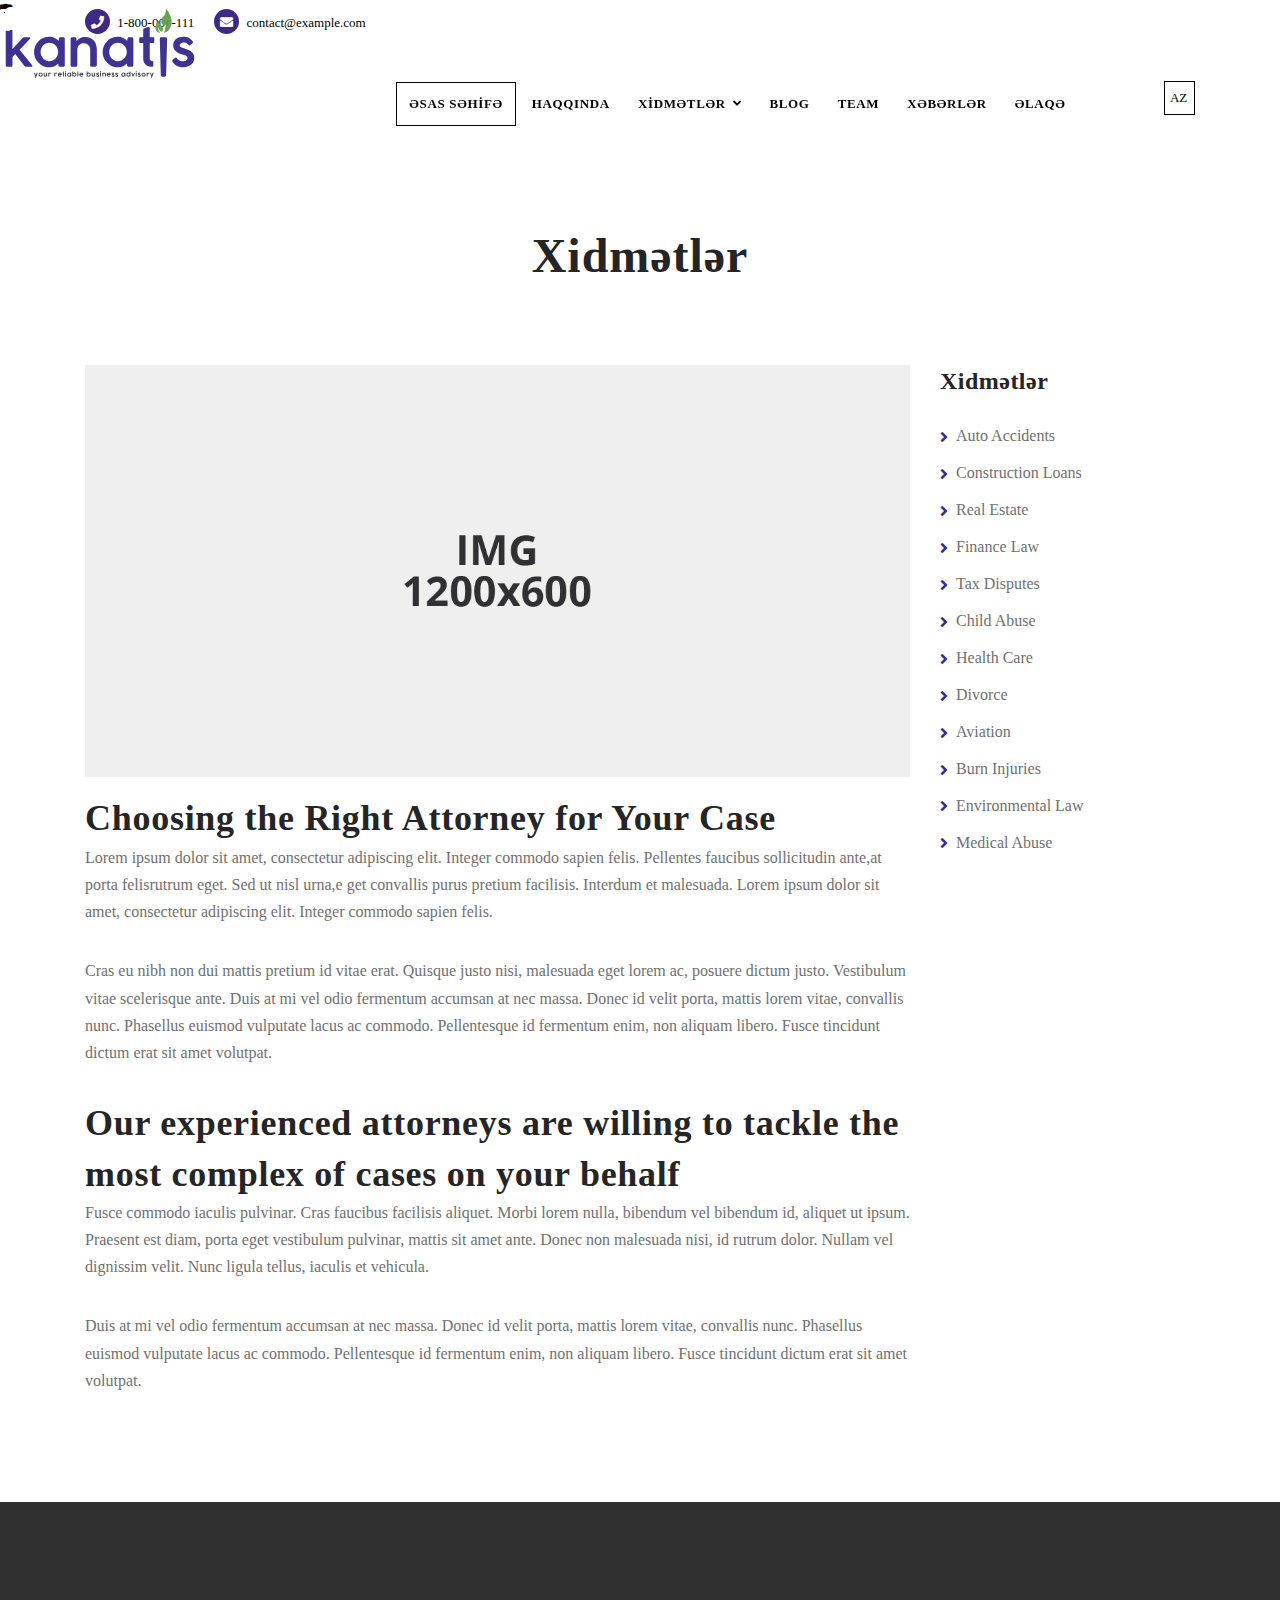
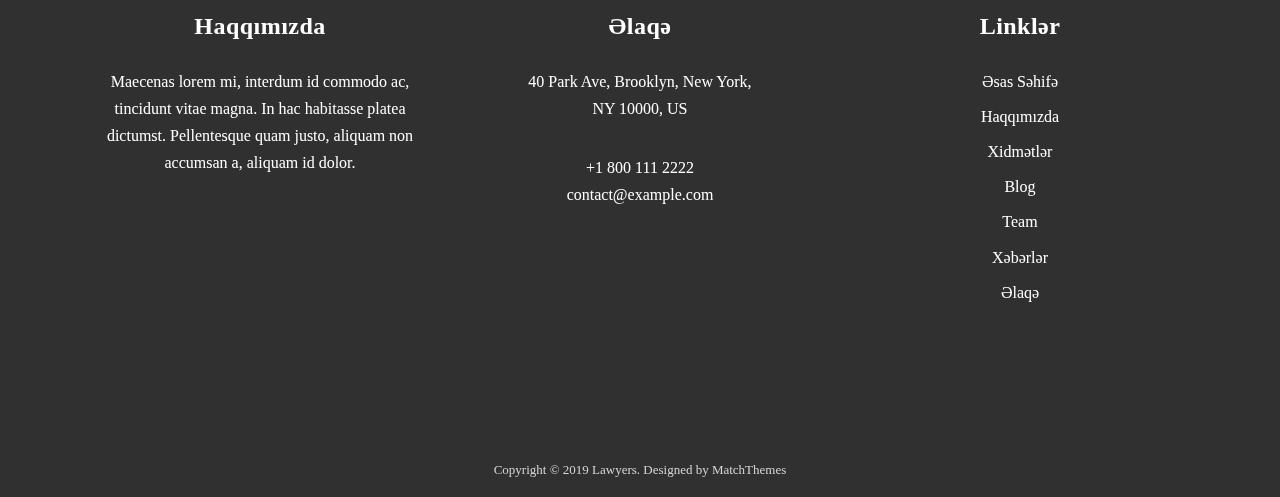
<file: lawyers-html/services-single-page.html>
<!DOCTYPE html>
<html lang="en-US">
	<head>
		
		<meta charset="utf-8">
		<title>Practice Single Page - Lawyers Attorneys Business HTML Template</title>
		<meta name="viewport" content="width=device-width, initial-scale=1.0">
		<meta name="robots" content="noodp"/>
		<link href='https://fonts.googleapis.com/css?family=Open+Sans:400,400i,600,700,700i%7CCrimson+Text:400,400i,700,700i' rel='stylesheet' type='text/css'>
		<!-- Bootstrap CSS -->
		<link rel='stylesheet' id='bootstrap-css'  href='css/bootstrap/css/bootstrap.css' type='text/css' media='all' />
		<!-- Font Awesome Icons CSS -->
		<link rel='stylesheet' id='font-awesome'  href='css/fontawesome/css/all.min.css' type='text/css' media='all' />
		<!-- Owl Carousel -->
		<link rel='stylesheet' id='owl-carousel'  href='js/owl-carousel/owl.carousel.css' type='text/css' media='all' />
		<!-- Main CSS File -->
		<link rel='stylesheet' id='lawyers-style-css'  href='style.css' type='text/css' media='all' />
		<!-- favicons -->
		<link rel="icon" href="images/icons/favicon-32x32.png" sizes="32x32" />
		<link rel="icon" href="images/icons/favicon-192x192.png" sizes="192x192" />
		<link rel="apple-touch-icon-precomposed" href="images/icons/favicon-180x180.png" />
	</head>
	<body>
		<div class="menu-mask"></div>
		<!-- MOBILE MENU HOLDER -->
		<div class="mobile-menu-holder">
			<div class="modal-menu-container">
				<div class="exit-mobile"> <span class="icon-bar1"></span> <span class="icon-bar2"></span></div>
				<ul class="menu-mobile">
					<li class="menu-item current-menu-item">
						<a href="index.html" >ƏSAS SƏHİFƏ</a>
					</li>
					<li class="menu-item">
						<a href="about-us.html">Haqqında</a>
					</li>
					<li class="menu-item menu-item-has-children">
						<a href="services.html">XİDMƏTLƏR</a>
						<ul class="sub-menu">
							<li class="menu-item menu-item-has-children">
								<a href="services-type.html">Hüquqi Xidmətləri</a>
								<ul class="sub-menu">
									<li class="menu-item"><a href="services-single-page.html">Hüquqi 1</a></li>
									<li class="menu-item"><a href="services-single-page.html">Hüquqi 2</a></li>
								</ul>
							</li>
							<li class="menu-item menu-item-has-children">
								<a href="services-type.html">Maliyyə Xidmətləri</a>
								<ul class="sub-menu">
									<li class="menu-item"><a href="services-single-page.html">Maliyyə 1</a></li>
									<li class="menu-item"><a href="services-single-page.html">Maliyyə 2</a></li>
								</ul>
							</li>
						</ul>
					</li>
					<li class="menu-item">
						<a href="blog.html">Blog</a>
					</li>
					<li class="menu-item">
						<a href="team.html">Team</a>
					</li>
					<li class="menu-item">
						<a href="news.html">Xəbərlər</a>
					</li>
					<li class="menu-item">
						<a href="contact.html">Əlaqə</a>
					</li>
				</ul>
			</div>
			<div class="menu-contact">
				<ul>
					<li><i class="fa fa-map-marker"></i><span>40 Park Ave, Brooklyn, New York</span></li>
					<li><i class="fa fa-mobile"></i><span>1-800-111-2222</span></li>
					<li><i class="fa fa-envelope"></i><span>contact@example.com</span></li>
				</ul>
				<ul class="social-media">
					<li><a class="social-facebook" href="#" target="_blank"><i class="fab fa-facebook-f"></i></a></li>
					<li><a class="social-twitter" href="#" target="_blank"><i class="fab fa-twitter"></i></a></li>
					<li><a class="social-linkedin" href="#" target="_blank"><i class="fab fa-linkedin"></i></a></li>
				</ul>
			</div>
		</div>
		<!-- /MOBILE MENU HOLDER -->
		<!-- HEADER -->
		<header id="header-bar" class="header-2">
			<div class="container">
				<div class="top-info">
					<div class="header-contact">
						<div class="header-info"><span class="info-circle"><i class="fa fa-phone"></i></span> 1-800-000-111</div>
						<div class="header-info"><span class="info-circle"><i class="fa fa-envelope"></i></span> contact@example.com</div>
					</div>
					<ul class="social-media">
						<li><a class="social-facebook" href="#" target="_blank"><i class="fab fa-facebook-f"></i></a></li>
						<li><a class="social-twitter" href="#" target="_blank"><i class="fab fa-twitter"></i></a></li>
						<li><a class="social-linkedin" href="#" target="_blank"><i class="fab fa-linkedin"></i></a></li>
					</ul>
				</div>
				<div class="header-wrap">
					<div class="logo logo-2"><a href="index.html"><img class="img-fluid" src="images/kts-01.svg" alt="Lawyers"></a></div>
					<div class="nav-holder nav-holder-2">
						<ul class="menu-nav  menu-nav-2">
						<li class="menu-item current-menu-item">
							<a href="index.html" >ƏSAS SƏHİFƏ</a>
						</li>
						<li class="menu-item">
							<a href="about-us.html">Haqqında</a>
						</li>
						<li class="menu-item menu-item-has-children">
							<a href="services.html">XİDMƏTLƏR</a>
							<ul class="sub-menu">
								<li class="menu-item menu-item-has-children">
									<a href="services-type.html">Hüquq Xidmətləri</a>
									<ul class="sub-menu">
										<li class="menu-item"><a href="services-single-page.html">Hüquq 1</a></li>
										<li class="menu-item"><a href="services-single-page.html">Hüquq 2</a></li>
									</ul>
								</li>
								<li class="menu-item menu-item-has-children">
									<a href="services-type.html">Maliyyə Xidmətləri</a>
									<ul class="sub-menu">
										<li class="menu-item"><a href="services-single-page.html">Maliyyə 1</a></li>
										<li class="menu-item"><a href="services-single-page.html">Maliyyə 2</a></li>
									</ul>
								</li>
							</ul>
						</li>
						<li class="menu-item">
							<a href="blog.html">Blog</a>
						</li>
						<li class="menu-item">
							<a href="team.html">Team</a>
						</li>
						<li class="menu-item">
							<a href="news.html">Xəbərlər</a>
						</li>
						<li class="menu-item">
							<a href="contact.html">Əlaqə</a>
						</li>
					</ul>
					</div>
					<div class="lang_select_box">
						<select name="" id="">
							<option value="">
								<img src="./images/azerbaijan.png" alt="">
								AZ
							</option>
							<option value="">RU</option>
							<option value="">EN</option>
						</select>
					  </div>
					<div class="nav-button-holder"> <button type="button" class="nav-button"> <span class="icon-bar"></span> </button></div>
				</div>
			</div>
		</header>
		<!-- /HEADER -->

		<div class="service_title">
			<h2>Xidmətlər</h2>
		</div>	
		<!-- PAGE CONTENT -->
		<div class="page-holder custom-page-template page-full fullscreen-page clearfix">
		<!-- SECTION 1-->
		<section class="section-holder">
			<div class="container">
				<div class="row">
					<div class="col-lg-9">
						<img src="images/blog/blog-1.jpg" class="img-fluid margin-b16" alt="" />
						<h3>Choosing the Right Attorney for Your Case</h3>
						<p>Lorem ipsum dolor sit amet, consectetur adipiscing elit. Integer commodo sapien felis. Pellentes faucibus sollicitudin ante,at porta felisrutrum eget. Sed ut nisl urna,e get convallis purus pretium facilisis. Interdum et malesuada. Lorem ipsum dolor sit amet, consectetur adipiscing elit. Integer commodo sapien felis.</p>
						<p>Cras eu nibh non dui mattis pretium id vitae erat. Quisque justo nisi, malesuada eget lorem ac, posuere dictum justo. Vestibulum vitae scelerisque ante. Duis at mi vel odio fermentum accumsan at nec massa. Donec id velit porta, mattis lorem vitae, convallis nunc. Phasellus euismod vulputate lacus ac commodo. Pellentesque id fermentum enim, non aliquam libero. Fusce tincidunt dictum erat sit amet volutpat.</p>
						<h3>Our experienced attorneys are willing to tackle the most complex of cases on your behalf</h3>
						<p>Fusce commodo iaculis pulvinar. Cras faucibus facilisis aliquet. Morbi lorem nulla, bibendum vel bibendum id, aliquet ut ipsum. Praesent est diam, porta eget vestibulum pulvinar, mattis sit amet ante. Donec non malesuada nisi, id rutrum dolor. Nullam vel dignissim velit. Nunc ligula tellus, iaculis et vehicula.</p>
						<p>Duis at mi vel odio fermentum accumsan at nec massa. Donec id velit porta, mattis lorem vitae, convallis nunc. Phasellus euismod vulputate lacus ac commodo. Pellentesque id fermentum enim, non aliquam libero. Fusce tincidunt dictum erat sit amet volutpat.</p>
					</div>
					<!-- /col-lg-9 -->
					<div class="col-lg-3">
						<aside>
							<ul>
								<li class="widget">
									<h5 class="widgettitle">Xidmətlər</h5>
									<div class="sidebar widget_recent_entries">
										<ul>
											<li><a href="#">Auto Accidents</a></li>
											<li><a href="#">Construction Loans</a></li>
											<li><a href="#">Real Estate</a></li>
											<li><a href="#">Finance Law</a></li>
											<li><a href="#">Tax Disputes</a></li>
											<li><a href="#">Child Abuse</a></li>
											<li><a href="#">Health Care</a></li>
											<li><a href="#">Divorce</a></li>
											<li><a href="#">Aviation</a></li>
											<li><a href="#">Burn Injuries</a></li>
											<li><a href="#">Environmental Law</a></li>
											<li><a href="#">Medical Abuse</a></li>
										</ul>
									</div>
								</li>
							</ul>
						</aside>
					</div>
					<!-- /col-lg-3 -->
				</div>
				<!-- /row -->
			</div>
			<!-- /container -->	
		</section>
		<!-- /SECTION 1-->
		</div><!-- /PAGE CONTENT -->
		<!-- FOOTER -->
		<footer id="footer-var2">
			<div id="footer-content">
				<div class="container">
					<div class="row">
						<div class="col-lg-4">
							<div class="foo-block">
								<h5 class="widgettitle">Haqqımızda</h5>
								<div class="textwidget">
									<div class="textwidget">
										<p>Maecenas lorem mi, interdum id commodo ac, tincidunt vitae magna. In hac habitasse platea dictumst. Pellentesque quam justo, aliquam non accumsan a, aliquam id dolor.</p>
									</div>
								</div>
							</div>
						</div>
						<div class="col-lg-4">
							<div class="foo-block">
								<h5 class="widgettitle">Əlaqə</h5>
								<div class="textwidget">
									<div class="textwidget">
										<p>40 Park Ave, Brooklyn, New York,<br> NY 10000, US</p>
										<p>+1 800 111 2222<br> contact@example.com</p>
									</div>
								</div>
							</div>
						</div>
						<div class="col-lg-4">
							<div class="foo-block">
								<h5 class="widgettitle">Linklər</h5>
								<div class="textwidget custom-html-widget">
									<ul>
										<li> <a href="index.html">Əsas Səhifə</a></li>
										<li><a href="about-us.html">Haqqımızda</a></li>
										<li><a href="services.html">Xidmətlər</a></li>
										<li><a href="blog.html">Blog</a></li>
										<li><a href="team.html">Team</a></li>
										<li><a href="news.html">Xəbərlər</a></li>
										<li><a href="contact.html">Əlaqə</a></li>
									</ul>
								</div>
							</div>
						</div>
					</div>
					<ul class="footer-social alignc">
						<li><a class="social-facebook" href="#" target="_blank"><i class="fab fa-facebook-f"></i></a></li>
						<li><a class="social-twitter" href="#" target="_blank"><i class="fab fa-twitter"></i></a></li>
						<li><a class="social-linkedin" href="#" target="_blank"><i class="fab fa-linkedin"></i></a></li>
					</ul>
					<div class="foo-copyright alignc">Copyright &copy; 2019 Lawyers. Designed by MatchThemes</div>
				</div>
			</div>
		</footer>
		<!-- /FOOTER -->
		<div class="scrollup"> <a class="scrolltop" href="#"> <i class="fa fa-chevron-up"></i> </a></div>
		<!-- JS --> 
		<script src='js/jquery.js'></script>
		<script src='js/jquery-migrate.min.js'></script>
		<script src='css/bootstrap/js/popper.js'></script>
		<script src='css/bootstrap/js/bootstrap.js'></script>
		<script src='js/easing.js'></script>
		<script src='js/fitvids.js'></script>
		<script src='js/owl-carousel/owl.carousel.js'></script>
		<script src='js/isotope.js'></script>
		<script src='js/jquery.magnific-popup.min.js'></script>
		<!-- MAIN JS -->
		<script src='js/init.js'></script>
		<!-- CONTAT FORM JS -->
		<script src='js/jquery.form.min.js'></script>
		<script src='js/contactform.js'></script>
	</body>
</html>
</file>
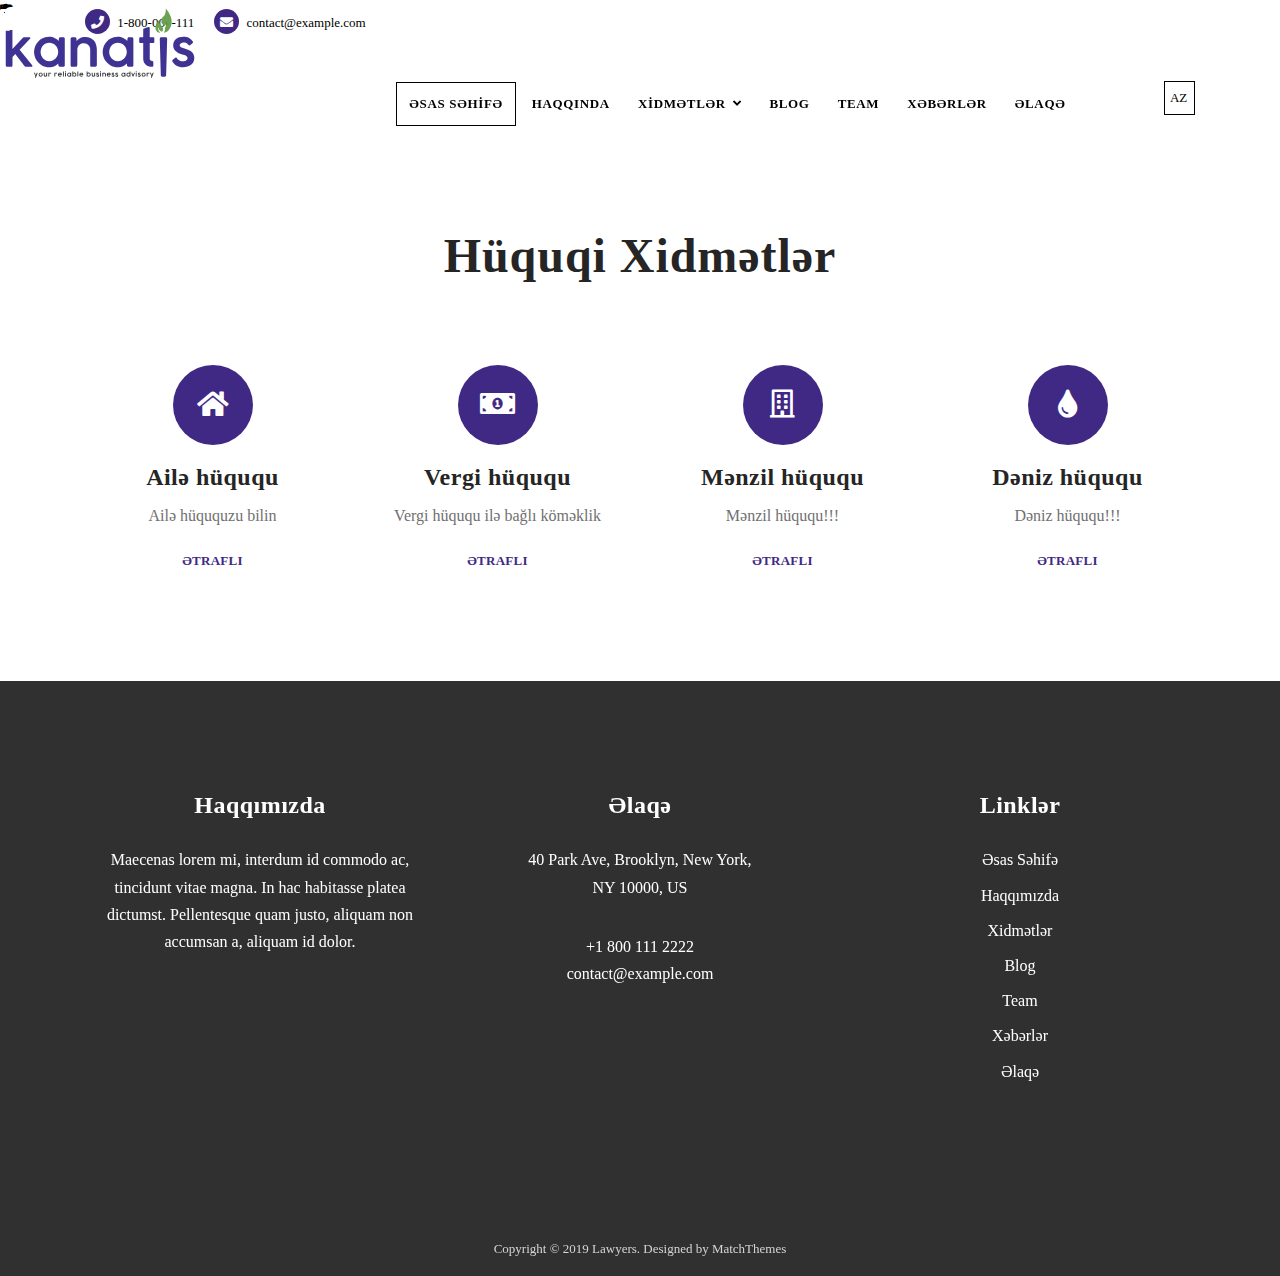
<file: lawyers-html/services-type.html>
<!DOCTYPE html>
<html lang="en-US">
	<head>
		
		<meta charset="utf-8">
		<title>Practice Areas v2 4 Cols - Lawyers Attorneys Business HTML Template</title>
		<meta name="viewport" content="width=device-width, initial-scale=1.0">
		<meta name="robots" content="noodp"/>
		<link href='https://fonts.googleapis.com/css?family=Open+Sans:400,400i,600,700,700i%7CCrimson+Text:400,400i,700,700i' rel='stylesheet' type='text/css'>
		<!-- Bootstrap CSS -->
		<link rel='stylesheet' id='bootstrap-css'  href='css/bootstrap/css/bootstrap.css' type='text/css' media='all' />
		<!-- Font Awesome Icons CSS -->
		<link rel='stylesheet' id='font-awesome'  href='css/fontawesome/css/all.min.css' type='text/css' media='all' />
		<!-- Owl Carousel -->
		<link rel='stylesheet' id='owl-carousel'  href='js/owl-carousel/owl.carousel.css' type='text/css' media='all' />
		<!-- Main CSS File -->
		<link rel='stylesheet' id='lawyers-style-css'  href='style.css' type='text/css' media='all' />
		<!-- favicons -->
		<link rel="icon" href="images/icons/favicon-32x32.png" sizes="32x32" />
		<link rel="icon" href="images/icons/favicon-192x192.png" sizes="192x192" />
		<link rel="apple-touch-icon-precomposed" href="images/icons/favicon-180x180.png" />
	</head>
	<body>
		<div class="menu-mask"></div>
		<!-- MOBILE MENU HOLDER -->
		<div class="mobile-menu-holder">
			<div class="modal-menu-container">
				<div class="exit-mobile"> <span class="icon-bar1"></span> <span class="icon-bar2"></span></div>
				<ul class="menu-mobile">
					<li class="menu-item current-menu-item">
						<a href="index.html" >ƏSAS SƏHİFƏ</a>
					</li>
					<li class="menu-item">
						<a href="about-us.html">Haqqında</a>
					</li>
					<li class="menu-item menu-item-has-children">
						<a href="services.html">XİDMƏTLƏR</a>
						<ul class="sub-menu">
							<li class="menu-item menu-item-has-children">
								<a href="services-type.html">Hüquqi Xidmətləri</a>
								<ul class="sub-menu">
									<li class="menu-item"><a href="services-single-page.html">Hüquqi 1</a></li>
									<li class="menu-item"><a href="services-single-page.html">Hüquqi 2</a></li>
								</ul>
							</li>
							<li class="menu-item menu-item-has-children">
								<a href="services-type.html">Maliyyə Xidmətləri</a>
								<ul class="sub-menu">
									<li class="menu-item"><a href="services-single-page.html">Maliyyə 1</a></li>
									<li class="menu-item"><a href="services-single-page.html">Maliyyə 2</a></li>
								</ul>
							</li>
						</ul>
					</li>
					<li class="menu-item">
						<a href="blog.html">Blog</a>
					</li>
					<li class="menu-item">
						<a href="team.html">Team</a>
					</li>
					<li class="menu-item">
						<a href="news.html">Xəbərlər</a>
					</li>
					<li class="menu-item">
						<a href="contact.html">Əlaqə</a>
					</li>
				</ul>
			</div>
			<div class="menu-contact">
				<ul>
					<li><i class="fa fa-map-marker"></i><span>40 Park Ave, Brooklyn, New York</span></li>
					<li><i class="fa fa-mobile"></i><span>1-800-111-2222</span></li>
					<li><i class="fa fa-envelope"></i><span>contact@example.com</span></li>
				</ul>
				<ul class="social-media">
					<li><a class="social-facebook" href="#" target="_blank"><i class="fab fa-facebook-f"></i></a></li>
					<li><a class="social-twitter" href="#" target="_blank"><i class="fab fa-twitter"></i></a></li>
					<li><a class="social-linkedin" href="#" target="_blank"><i class="fab fa-linkedin"></i></a></li>
				</ul>
			</div>
		</div>
		<!-- /MOBILE MENU HOLDER -->
		<!-- HEADER -->
		<header id="header-bar" class="header-2">
			<div class="container">
				<div class="top-info">
					<div class="header-contact">
						<div class="header-info"><span class="info-circle"><i class="fa fa-phone"></i></span> 1-800-000-111</div>
						<div class="header-info"><span class="info-circle"><i class="fa fa-envelope"></i></span> contact@example.com</div>
					</div>
					<ul class="social-media">
						<li><a class="social-facebook" href="#" target="_blank"><i class="fab fa-facebook-f"></i></a></li>
						<li><a class="social-twitter" href="#" target="_blank"><i class="fab fa-twitter"></i></a></li>
						<li><a class="social-linkedin" href="#" target="_blank"><i class="fab fa-linkedin"></i></a></li>
					</ul>
				</div>
				<div class="header-wrap">
					<div class="logo logo-2"><a href="index.html"><img class="img-fluid" src="images/kts-01.svg" alt="Lawyers"></a></div>
					<div class="nav-holder nav-holder-2">
						<ul class="menu-nav  menu-nav-2">
						<li class="menu-item current-menu-item">
							<a href="index.html" >ƏSAS SƏHİFƏ</a>
						</li>
						<li class="menu-item">
							<a href="about-us.html">Haqqında</a>
						</li>
						<li class="menu-item menu-item-has-children">
							<a href="services.html">XİDMƏTLƏR</a>
							<ul class="sub-menu">
								<li class="menu-item menu-item-has-children">
									<a href="services-type.html">Hüquq Xidmətləri</a>
									<ul class="sub-menu">
										<li class="menu-item"><a href="services-single-page.html">Hüquq 1</a></li>
										<li class="menu-item"><a href="services-single-page.html">Hüquq 2</a></li>
									</ul>
								</li>
								<li class="menu-item menu-item-has-children">
									<a href="services-type.html">Maliyyə Xidmətləri</a>
									<ul class="sub-menu">
										<li class="menu-item"><a href="services-single-page.html">Maliyyə 1</a></li>
										<li class="menu-item"><a href="services-single-page.html">Maliyyə 2</a></li>
									</ul>
								</li>
							</ul>
						</li>
						<li class="menu-item">
							<a href="blog.html">Blog</a>
						</li>
						<li class="menu-item">
							<a href="team.html">Team</a>
						</li>
						<li class="menu-item">
							<a href="news.html">Xəbərlər</a>
						</li>
						<li class="menu-item">
							<a href="contact.html">Əlaqə</a>
						</li>
					</ul>
					</div>
					<div class="lang_select_box">
						<select name="" id="">
							<option value="">
								<img src="./images/azerbaijan.png" alt="">
								AZ
							</option>
							<option value="">RU</option>
							<option value="">EN</option>
						</select>
					  </div>
					<div class="nav-button-holder"> <button type="button" class="nav-button"> <span class="icon-bar"></span> </button></div>
				</div>
			</div>
		</header>
		<!-- /HEADER -->
		<div class="service_title">
			<h2>Hüquqi Xidmətlər</h2>
		</div>
		<!-- PAGE CONTENT -->
		<div class="page-holder custom-page-template page-full fullscreen-page clearfix">
		
		<!-- SECTION 1-->
		<section class="section-holder">
			<div class="container">
				<div class="row practice-items-holder-v2">
					<div class="col-lg-3 col-md-6">
						<div class="practice-item-v2">
							<a href="services-single-page.html">
								<div class="practice-circle"><i class="fas fa-home"></i></div>
							</a>
							<h5 class="practice-title-v2"><a href="services-single-page.html">Ailə hüququ</a></h5>
							<div class="practice-excerpt">Ailə hüququzu bilin</div>
							<a class="read-more" href="services-single-page.html">Ətraflı</a>
						</div>
					</div>
					<div class="col-lg-3 col-md-6">
						<div class="practice-item-v2">
							<a href="services-single-page.html">
								<div class="practice-circle"><i class="fas fa-money-bill-alt"></i></div>
							</a>
							<h5 class="practice-title-v2"><a href="services-single-page.html">Vergi hüququ</a></h5>
							<div class="practice-excerpt">Vergi hüququ ilə bağlı köməklik</div>
							<a class="read-more" href="services-single-page.html">Ətraflı</a>
						</div>
					</div>
					<div class="col-lg-3 col-md-6">
						<div class="practice-item-v2">
							<a href="services-single-page.html">
								<div class="practice-circle"><i class="far fa-building"></i></div>
							</a>
							<h5 class="practice-title-v2"><a href="services-single-page.html">Mənzil hüququ</a></h5>
							<div class="practice-excerpt">Mənzil hüququ!!!</div>
							<a class="read-more" href="services-single-page.html">Ətraflı</a>
						</div>
					</div>
					<div class="col-lg-3 col-md-6">
						<div class="practice-item-v2">
							<a href="services-single-page.html">
								<div class="practice-circle"><i class="fa fa-tint"></i></div>
							</a>
							<h5 class="practice-title-v2"><a href="services-single-page.html">Dəniz hüququ</a></h5>
							<div class="practice-excerpt">Dəniz hüququ!!!</div>
							<a class="read-more" href="services-single-page.html">Ətraflı</a>
						</div>
					</div>
				</div>
				<!-- /row -->	
			</div>
			<!-- /container -->	
		</section>
		<!-- /SECTION 1-->
			
		
		</div><!-- /PAGE CONTENT -->
		<!-- FOOTER -->
		<footer id="footer-var2">
			<div id="footer-content">
				<div class="container">
					<div class="row">
						<div class="col-lg-4">
							<div class="foo-block">
								<h5 class="widgettitle">Haqqımızda</h5>
								<div class="textwidget">
									<div class="textwidget">
										<p>Maecenas lorem mi, interdum id commodo ac, tincidunt vitae magna. In hac habitasse platea dictumst. Pellentesque quam justo, aliquam non accumsan a, aliquam id dolor.</p>
									</div>
								</div>
							</div>
						</div>
						<div class="col-lg-4">
							<div class="foo-block">
								<h5 class="widgettitle">Əlaqə</h5>
								<div class="textwidget">
									<div class="textwidget">
										<p>40 Park Ave, Brooklyn, New York,<br> NY 10000, US</p>
										<p>+1 800 111 2222<br> contact@example.com</p>
									</div>
								</div>
							</div>
						</div>
						<div class="col-lg-4">
							<div class="foo-block">
								<h5 class="widgettitle">Linklər</h5>
								<div class="textwidget custom-html-widget">
									<ul>
										<li> <a href="index.html">Əsas Səhifə</a></li>
										<li><a href="about-us.html">Haqqımızda</a></li>
										<li><a href="services.html">Xidmətlər</a></li>
										<li><a href="blog.html">Blog</a></li>
										<li><a href="team.html">Team</a></li>
										<li><a href="news.html">Xəbərlər</a></li>
										<li><a href="contact.html">Əlaqə</a></li>
									</ul>
								</div>
							</div>
						</div>
					</div>
					<ul class="footer-social alignc">
						<li><a class="social-facebook" href="#" target="_blank"><i class="fab fa-facebook-f"></i></a></li>
						<li><a class="social-twitter" href="#" target="_blank"><i class="fab fa-twitter"></i></a></li>
						<li><a class="social-linkedin" href="#" target="_blank"><i class="fab fa-linkedin"></i></a></li>
					</ul>
					<div class="foo-copyright alignc">Copyright &copy; 2019 Lawyers. Designed by MatchThemes</div>
				</div>
			</div>
		</footer>
		<!-- /FOOTER -->
		<div class="scrollup"> <a class="scrolltop" href="#"> <i class="fa fa-chevron-up"></i> </a></div>
		<!-- JS --> 
		<script src='js/jquery.js'></script>
		<script src='js/jquery-migrate.min.js'></script>
		<script src='css/bootstrap/js/popper.js'></script>
		<script src='css/bootstrap/js/bootstrap.js'></script>
		<script src='js/easing.js'></script>
		<script src='js/fitvids.js'></script>
		<script src='js/owl-carousel/owl.carousel.js'></script>
		<script src='js/isotope.js'></script>
		<script src='js/jquery.magnific-popup.min.js'></script>
		<!-- MAIN JS -->
		<script src='js/init.js'></script>
		<!-- CONTAT FORM JS -->
		<script src='js/jquery.form.min.js'></script>
		<script src='js/contactform.js'></script>
	</body>
</html>
</file>
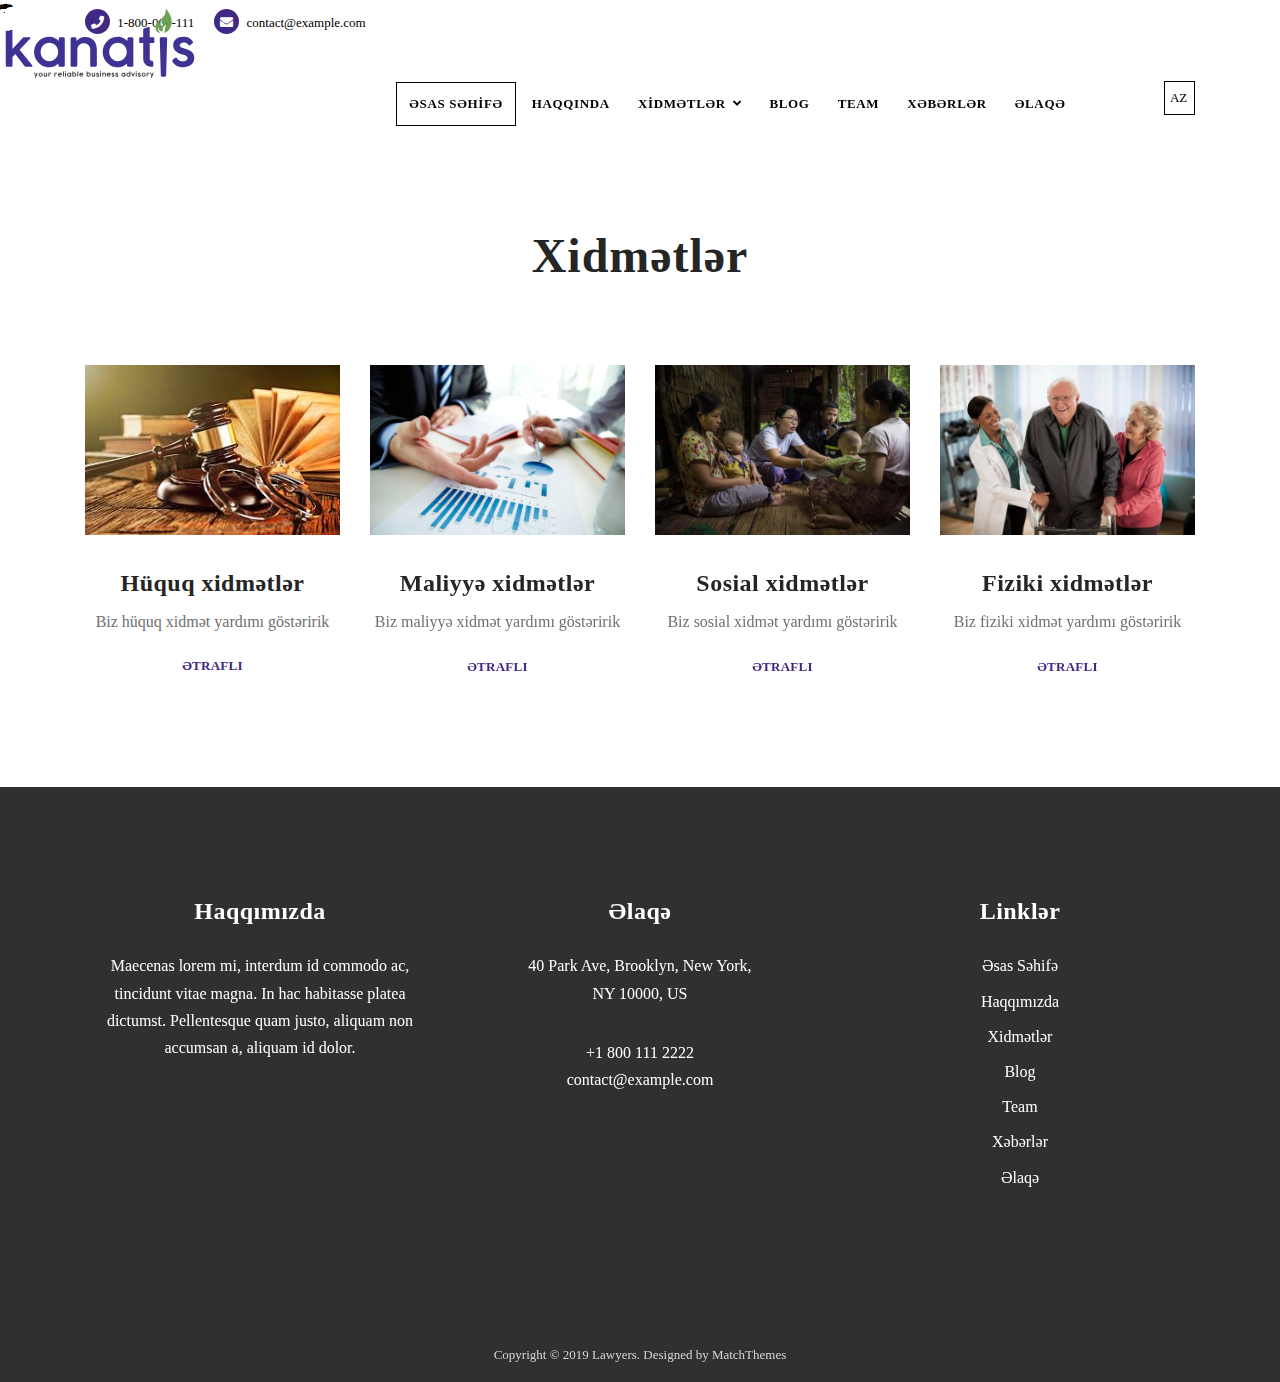
<file: lawyers-html/services.html>
<!DOCTYPE html>
<html lang="en-US">
	<head>
		
		<meta charset="utf-8">
		<title>Practice Image 4 Cols - Lawyers Attorneys Business HTML Template</title>
		<meta name="viewport" content="width=device-width, initial-scale=1.0">
		<meta name="robots" content="noodp"/>
		<link href='https://fonts.googleapis.com/css?family=Open+Sans:400,400i,600,700,700i%7CCrimson+Text:400,400i,700,700i' rel='stylesheet' type='text/css'>
		<!-- Bootstrap CSS -->
		<link rel='stylesheet' id='bootstrap-css'  href='css/bootstrap/css/bootstrap.css' type='text/css' media='all' />
		<!-- Font Awesome Icons CSS -->
		<link rel='stylesheet' id='font-awesome'  href='css/fontawesome/css/all.min.css' type='text/css' media='all' />
		<!-- Owl Carousel -->
		<link rel='stylesheet' id='owl-carousel'  href='js/owl-carousel/owl.carousel.css' type='text/css' media='all' />
		<!-- Main CSS File -->
		<link rel='stylesheet' id='lawyers-style-css'  href='style.css' type='text/css' media='all' />
		<!-- favicons -->
		<link rel="icon" href="images/icons/favicon-32x32.png" sizes="32x32" />
		<link rel="icon" href="images/icons/favicon-192x192.png" sizes="192x192" />
		<link rel="apple-touch-icon-precomposed" href="images/icons/favicon-180x180.png" />
	</head>
	<body>
		<div class="menu-mask"></div>
		<!-- MOBILE MENU HOLDER -->
		<div class="mobile-menu-holder">
			<div class="modal-menu-container">
				<div class="exit-mobile"> <span class="icon-bar1"></span> <span class="icon-bar2"></span></div>
				<ul class="menu-mobile">
					<li class="menu-item current-menu-item">
						<a href="index.html" >ƏSAS SƏHİFƏ</a>
					</li>
					<li class="menu-item">
						<a href="about-us.html">Haqqında</a>
					</li>
					<li class="menu-item menu-item-has-children">
						<a href="services.html">XİDMƏTLƏR</a>
						<ul class="sub-menu">
							<li class="menu-item menu-item-has-children">
								<a href="services-type.html">Hüquqi Xidmətləri</a>
								<ul class="sub-menu">
									<li class="menu-item"><a href="services-single-page.html">Hüquqi 1</a></li>
									<li class="menu-item"><a href="services-single-page.html">Hüquqi 2</a></li>
								</ul>
							</li>
							<li class="menu-item menu-item-has-children">
								<a href="services-type.html">Maliyyə Xidmətləri</a>
								<ul class="sub-menu">
									<li class="menu-item"><a href="services-single-page.html">Maliyyə 1</a></li>
									<li class="menu-item"><a href="services-single-page.html">Maliyyə 2</a></li>
								</ul>
							</li>
						</ul>
					</li>
					<li class="menu-item">
						<a href="blog.html">Blog</a>
					</li>
					<li class="menu-item">
						<a href="team.html">Team</a>
					</li>
					<li class="menu-item">
						<a href="news.html">Xəbərlər</a>
					</li>
					<li class="menu-item">
						<a href="contact.html">Əlaqə</a>
					</li>
				</ul>
			</div>
			<div class="menu-contact">
				<ul>
					<li><i class="fa fa-map-marker"></i><span>40 Park Ave, Brooklyn, New York</span></li>
					<li><i class="fa fa-mobile"></i><span>1-800-111-2222</span></li>
					<li><i class="fa fa-envelope"></i><span>contact@example.com</span></li>
				</ul>
				<ul class="social-media">
					<li><a class="social-facebook" href="#" target="_blank"><i class="fab fa-facebook-f"></i></a></li>
					<li><a class="social-twitter" href="#" target="_blank"><i class="fab fa-twitter"></i></a></li>
					<li><a class="social-linkedin" href="#" target="_blank"><i class="fab fa-linkedin"></i></a></li>
				</ul>
			</div>
		</div>
		<!-- /MOBILE MENU HOLDER -->
		<!-- HEADER -->
		<header id="header-bar" class="header-2">
			<div class="container">
				<div class="top-info">
					<div class="header-contact">
						<div class="header-info"><span class="info-circle"><i class="fa fa-phone"></i></span> 1-800-000-111</div>
						<div class="header-info"><span class="info-circle"><i class="fa fa-envelope"></i></span> contact@example.com</div>
					</div>
					<ul class="social-media">
						<li><a class="social-facebook" href="#" target="_blank"><i class="fab fa-facebook-f"></i></a></li>
						<li><a class="social-twitter" href="#" target="_blank"><i class="fab fa-twitter"></i></a></li>
						<li><a class="social-linkedin" href="#" target="_blank"><i class="fab fa-linkedin"></i></a></li>
					</ul>
				</div>
				<div class="header-wrap">
					<div class="logo logo-2"><a href="index.html"><img class="img-fluid" src="images/kts-01.svg" alt="Lawyers"></a></div>
					<div class="nav-holder nav-holder-2">
						<ul class="menu-nav  menu-nav-2">
						<li class="menu-item current-menu-item">
							<a href="index.html" >ƏSAS SƏHİFƏ</a>
						</li>
						<li class="menu-item">
							<a href="about-us.html">Haqqında</a>
						</li>
						<li class="menu-item menu-item-has-children">
							<a href="services.html">XİDMƏTLƏR</a>
							<ul class="sub-menu">
								<li class="menu-item menu-item-has-children">
									<a href="services-type.html">Hüquq Xidmətləri</a>
									<ul class="sub-menu">
										<li class="menu-item"><a href="services-single-page.html">Hüquq 1</a></li>
										<li class="menu-item"><a href="services-single-page.html">Hüquq 2</a></li>
									</ul>
								</li>
								<li class="menu-item menu-item-has-children">
									<a href="services-type.html">Maliyyə Xidmətləri</a>
									<ul class="sub-menu">
										<li class="menu-item"><a href="services-single-page.html">Maliyyə 1</a></li>
										<li class="menu-item"><a href="services-single-page.html">Maliyyə 2</a></li>
									</ul>
								</li>
							</ul>
						</li>
						<li class="menu-item">
							<a href="blog.html">Blog</a>
						</li>
						<li class="menu-item">
							<a href="team.html">Team</a>
						</li>
						<li class="menu-item">
							<a href="news.html">Xəbərlər</a>
						</li>
						<li class="menu-item">
							<a href="contact.html">Əlaqə</a>
						</li>
					</ul>
					</div>
					<div class="lang_select_box">
						<select name="" id="">
							<option value="">
								<img src="./images/azerbaijan.png" alt="">
								AZ
							</option>
							<option value="">RU</option>
							<option value="">EN</option>
						</select>
					  </div>
					<div class="nav-button-holder"> <button type="button" class="nav-button"> <span class="icon-bar"></span> </button></div>
				</div>
			</div>
		</header>
		<!-- /HEADER -->
		<!-- TOP IMAGE -->
		<div class="service_title">
			<h2>Xidmətlər</h2>
		</div>
		<!-- /TOP IMAGE -->
		<!-- PAGE CONTENT -->
		<div class="page-holder custom-page-template page-full fullscreen-page clearfix">
		
		<!-- SECTION 1-->
		<section class="section-holder">
			<div class="container">
				<div class="row practice-items-holder-v2">
				<div class="col-lg-3 col-md-6">
					<div class="practice-item-v2">
						<a href="services-type.html">
							<div class="post-image"><img src="images/lawyer_img.jpg" class="img-fluid" alt=""></div>
						</a>
						<h5 class="practice-title-v2"><a href="services-type.html">Hüquq xidmətlər</a></h5>
						<div class="practice-excerpt">
							Biz hüquq xidmət yardımı göstəririk
						</div>
						<a class="read-more" href="services-type.html">Ətraflı</a>
					</div>
				</div>
				<div class="col-lg-3 col-md-6">
					<div class="practice-item-v2">
						<a href="services-type.html">
							<div class="post-image"><img src="images/finance_img.jpg" class="img-fluid" alt=""></div>
						</a>
						<h5 class="practice-title-v2"><a href="services-type.html">Maliyyə xidmətlər</a></h5>
						<div class="practice-excerpt">Biz maliyyə xidmət yardımı göstəririk</div>
						<a class="read-more" href="services-type.html">Ətraflı</a>
					</div>
				</div>
				<div class="col-lg-3 col-md-6">
					<div class="practice-item-v2">
						<a href="services-type.html">
							<div class="post-image"><img src="images/social_img.jpg" class="img-fluid" alt=""></div>
						</a>
						<h5 class="practice-title-v2"><a href="services-type.html">Sosial xidmətlər</a></h5>
						<div class="practice-excerpt">Biz sosial xidmət yardımı göstəririk</div>
						<a class="read-more" href="services-type.html">Ətraflı</a>
					</div>
				</div>
				<div class="col-lg-3 col-md-6">
					<div class="practice-item-v2">
						<a href="services-type.html">
							<div class="post-image"><img src="images/physical_img.jpg" class="img-fluid" alt=""></div>
						</a>
						<h5 class="practice-title-v2"><a href="services-type.html">Fiziki xidmətlər</a></h5>
						<div class="practice-excerpt">Biz fiziki xidmət yardımı göstəririk</div>
						<a class="read-more" href="services-type.html">Ətraflı</a>
					</div>
				</div>
			</div>
			<!-- /row -->	
			</div>
			<!-- /container -->	
		</section>
		<!-- /SECTION 1-->
			
		
		</div><!-- /PAGE CONTENT -->
		<!-- FOOTER -->
		<footer id="footer-var2">
			<div id="footer-content">
				<div class="container">
					<div class="row">
						<div class="col-lg-4">
							<div class="foo-block">
								<h5 class="widgettitle">Haqqımızda</h5>
								<div class="textwidget">
									<div class="textwidget">
										<p>Maecenas lorem mi, interdum id commodo ac, tincidunt vitae magna. In hac habitasse platea dictumst. Pellentesque quam justo, aliquam non accumsan a, aliquam id dolor.</p>
									</div>
								</div>
							</div>
						</div>
						<div class="col-lg-4">
							<div class="foo-block">
								<h5 class="widgettitle">Əlaqə</h5>
								<div class="textwidget">
									<div class="textwidget">
										<p>40 Park Ave, Brooklyn, New York,<br> NY 10000, US</p>
										<p>+1 800 111 2222<br> contact@example.com</p>
									</div>
								</div>
							</div>
						</div>
						<div class="col-lg-4">
							<div class="foo-block">
								<h5 class="widgettitle">Linklər</h5>
								<div class="textwidget custom-html-widget">
									<ul>
										<li> <a href="index.html">Əsas Səhifə</a></li>
										<li><a href="about-us.html">Haqqımızda</a></li>
										<li><a href="services.html">Xidmətlər</a></li>
										<li><a href="blog.html">Blog</a></li>
										<li><a href="team.html">Team</a></li>
										<li><a href="news.html">Xəbərlər</a></li>
										<li><a href="contact.html">Əlaqə</a></li>
									</ul>
								</div>
							</div>
						</div>
					</div>
					<ul class="footer-social alignc">
						<li><a class="social-facebook" href="#" target="_blank"><i class="fab fa-facebook-f"></i></a></li>
						<li><a class="social-twitter" href="#" target="_blank"><i class="fab fa-twitter"></i></a></li>
						<li><a class="social-linkedin" href="#" target="_blank"><i class="fab fa-linkedin"></i></a></li>
					</ul>
					<div class="foo-copyright alignc">Copyright &copy; 2019 Lawyers. Designed by MatchThemes</div>
				</div>
			</div>
		</footer>
		<!-- /FOOTER -->
		<div class="scrollup"> <a class="scrolltop" href="#"> <i class="fa fa-chevron-up"></i> </a></div>
		<!-- JS --> 
		<script src='js/jquery.js'></script>
		<script src='js/jquery-migrate.min.js'></script>
		<script src='css/bootstrap/js/popper.js'></script>
		<script src='css/bootstrap/js/bootstrap.js'></script>
		<script src='js/easing.js'></script>
		<script src='js/fitvids.js'></script>
		<script src='js/owl-carousel/owl.carousel.js'></script>
		<script src='js/isotope.js'></script>
		<script src='js/jquery.magnific-popup.min.js'></script>
		<!-- MAIN JS -->
		<script src='js/init.js'></script>
		<!-- CONTAT FORM JS -->
		<script src='js/jquery.form.min.js'></script>
		<script src='js/contactform.js'></script>
	</body>
</html>
</file>
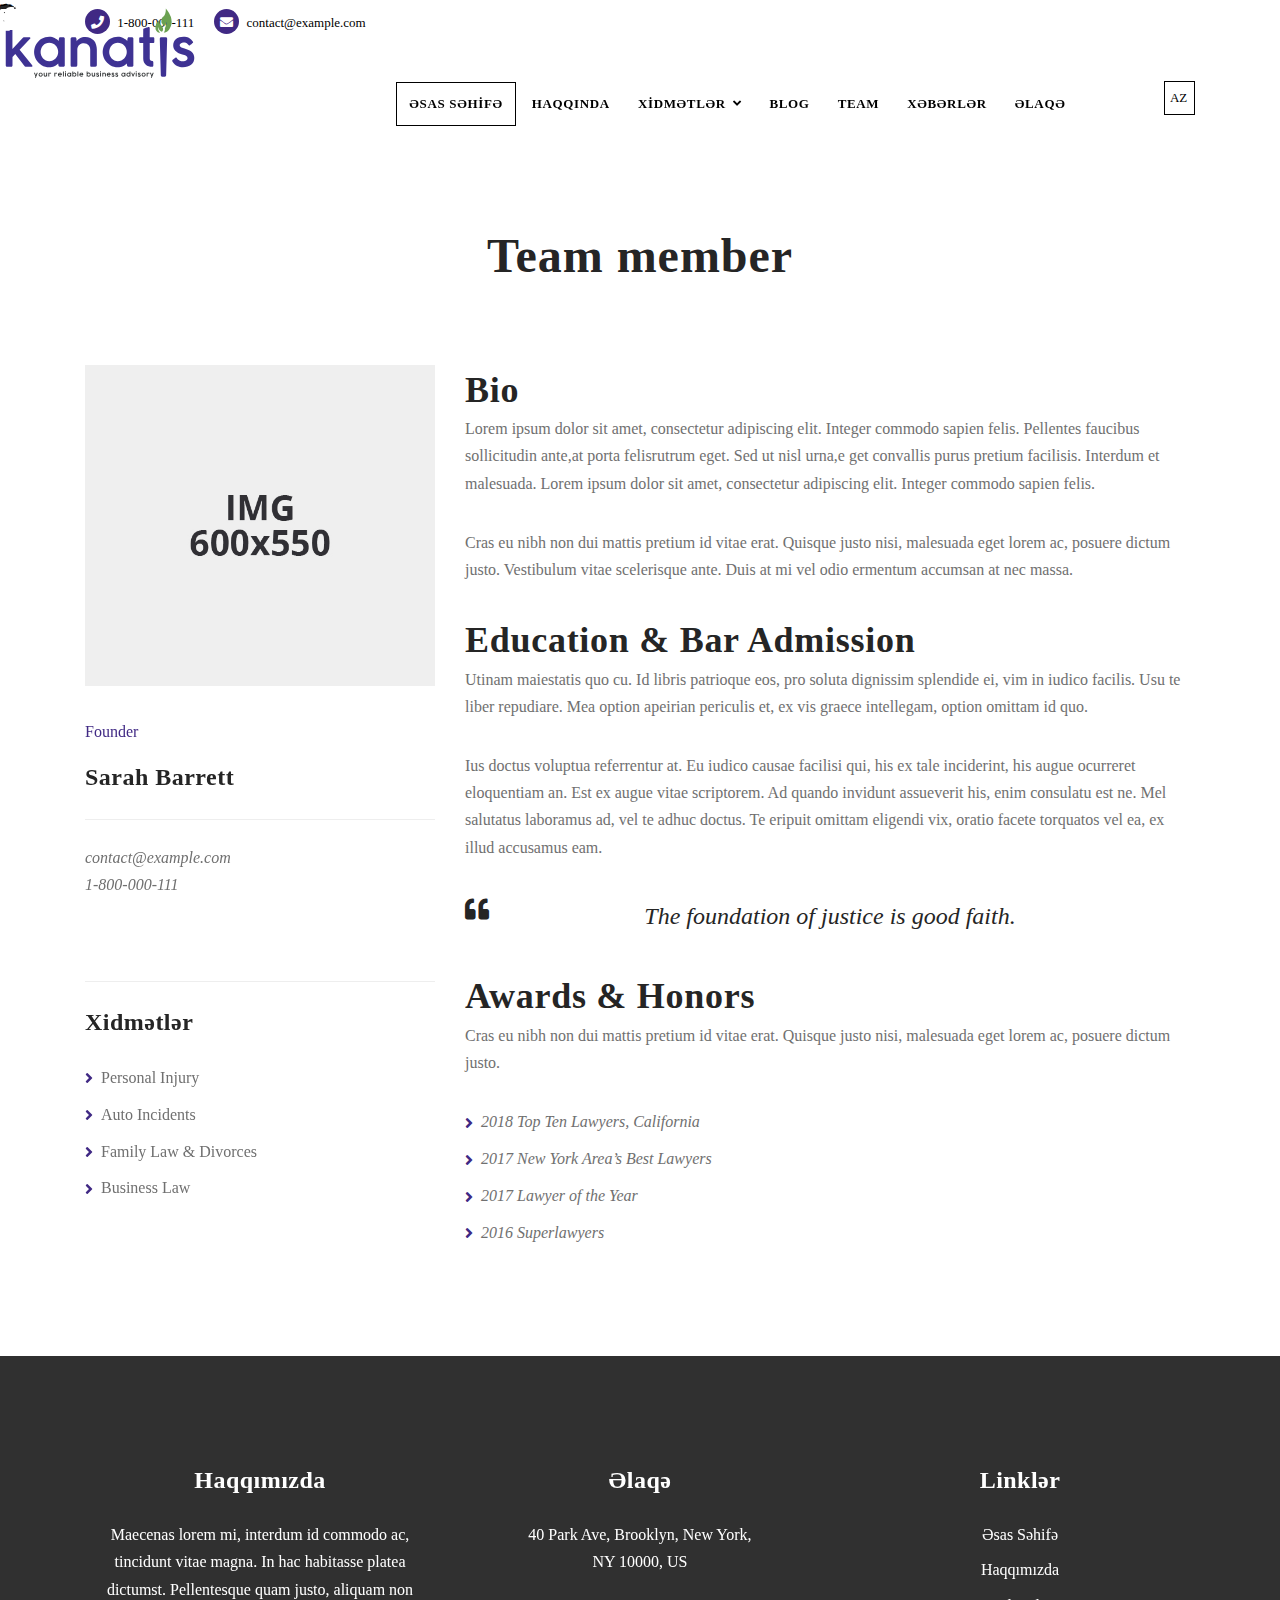
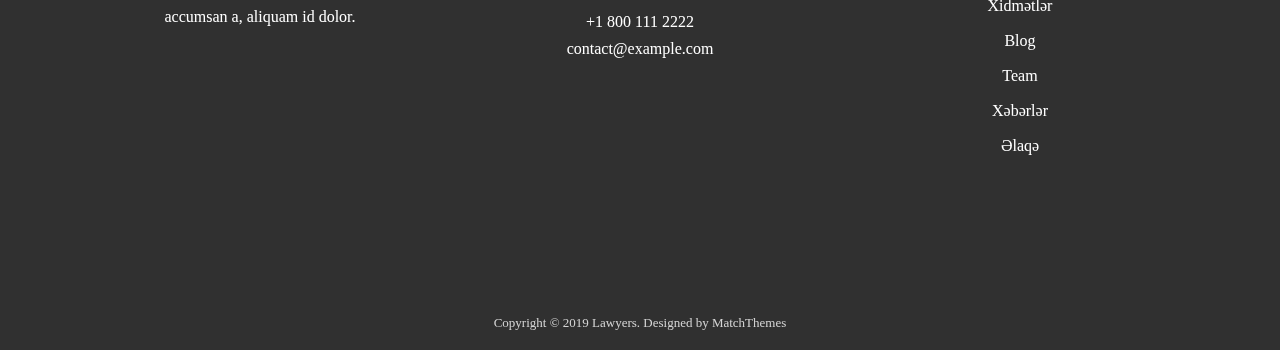
<file: lawyers-html/team-single-page.html>
<!DOCTYPE html>
<html lang="en-US">
	<head>
		
		<meta charset="utf-8">
		<title>Attorneys Single Page - Lawyers Attorneys Business HTML Template</title>
		<meta name="viewport" content="width=device-width, initial-scale=1.0">
		<meta name="robots" content="noodp"/>
		<link href='https://fonts.googleapis.com/css?family=Open+Sans:400,400i,600,700,700i%7CCrimson+Text:400,400i,700,700i' rel='stylesheet' type='text/css'>
		<!-- Bootstrap CSS -->
		<link rel='stylesheet' id='bootstrap-css'  href='css/bootstrap/css/bootstrap.css' type='text/css' media='all' />
		<!-- Font Awesome Icons CSS -->
		<link rel='stylesheet' id='font-awesome'  href='css/fontawesome/css/all.min.css' type='text/css' media='all' />
		<!-- Owl Carousel -->
		<link rel='stylesheet' id='owl-carousel'  href='js/owl-carousel/owl.carousel.css' type='text/css' media='all' />
		<!-- Main CSS File -->
		<link rel='stylesheet' id='lawyers-style-css'  href='style.css' type='text/css' media='all' />
		<!-- favicons -->
		<link rel="icon" href="images/icons/favicon-32x32.png" sizes="32x32" />
		<link rel="icon" href="images/icons/favicon-192x192.png" sizes="192x192" />
		<link rel="apple-touch-icon-precomposed" href="images/icons/favicon-180x180.png" />
	</head>
	<body>
		<div class="menu-mask"></div>
		<!-- MOBILE MENU HOLDER -->
		<div class="mobile-menu-holder">
			<div class="modal-menu-container">
				<div class="exit-mobile"> <span class="icon-bar1"></span> <span class="icon-bar2"></span></div>
				<ul class="menu-mobile">
					<li class="menu-item current-menu-item">
						<a href="index.html" >ƏSAS SƏHİFƏ</a>
					</li>
					<li class="menu-item">
						<a href="about-us.html">Haqqında</a>
					</li>
					<li class="menu-item menu-item-has-children">
						<a href="services.html">XİDMƏTLƏR</a>
						<ul class="sub-menu">
							<li class="menu-item menu-item-has-children">
								<a href="services-type.html">Hüquqi Xidmətləri</a>
								<ul class="sub-menu">
									<li class="menu-item"><a href="services-single-page.html">Hüquqi 1</a></li>
									<li class="menu-item"><a href="services-single-page.html">Hüquqi 2</a></li>
								</ul>
							</li>
							<li class="menu-item menu-item-has-children">
								<a href="services-type.html">Maliyyə Xidmətləri</a>
								<ul class="sub-menu">
									<li class="menu-item"><a href="services-single-page.html">Maliyyə 1</a></li>
									<li class="menu-item"><a href="services-single-page.html">Maliyyə 2</a></li>
								</ul>
							</li>
						</ul>
					</li>
					<li class="menu-item">
						<a href="blog.html">Blog</a>
					</li>
					<li class="menu-item">
						<a href="team.html">Team</a>
					</li>
					<li class="menu-item">
						<a href="news.html">Xəbərlər</a>
					</li>
					<li class="menu-item">
						<a href="contact.html">Əlaqə</a>
					</li>
				</ul>
			</div>
			<div class="menu-contact">
				<ul>
					<li><i class="fa fa-map-marker"></i><span>40 Park Ave, Brooklyn, New York</span></li>
					<li><i class="fa fa-mobile"></i><span>1-800-111-2222</span></li>
					<li><i class="fa fa-envelope"></i><span>contact@example.com</span></li>
				</ul>
				<ul class="social-media">
					<li><a class="social-facebook" href="#" target="_blank"><i class="fab fa-facebook-f"></i></a></li>
					<li><a class="social-twitter" href="#" target="_blank"><i class="fab fa-twitter"></i></a></li>
					<li><a class="social-linkedin" href="#" target="_blank"><i class="fab fa-linkedin"></i></a></li>
				</ul>
			</div>
		</div>
		<!-- /MOBILE MENU HOLDER -->
		<!-- HEADER -->
		<header id="header-bar" class="header-2">
			<div class="container">
				<div class="top-info">
					<div class="header-contact">
						<div class="header-info"><span class="info-circle"><i class="fa fa-phone"></i></span> 1-800-000-111</div>
						<div class="header-info"><span class="info-circle"><i class="fa fa-envelope"></i></span> contact@example.com</div>
					</div>
					<ul class="social-media">
						<li><a class="social-facebook" href="#" target="_blank"><i class="fab fa-facebook-f"></i></a></li>
						<li><a class="social-twitter" href="#" target="_blank"><i class="fab fa-twitter"></i></a></li>
						<li><a class="social-linkedin" href="#" target="_blank"><i class="fab fa-linkedin"></i></a></li>
					</ul>
				</div>
				<div class="header-wrap">
					<div class="logo logo-2"><a href="index.html"><img class="img-fluid" src="images/kts-01.svg" alt="Lawyers"></a></div>
					<div class="nav-holder nav-holder-2">
						<ul class="menu-nav  menu-nav-2">
						<li class="menu-item current-menu-item">
							<a href="index.html" >ƏSAS SƏHİFƏ</a>
						</li>
						<li class="menu-item">
							<a href="about-us.html">Haqqında</a>
						</li>
						<li class="menu-item menu-item-has-children">
							<a href="services.html">XİDMƏTLƏR</a>
							<ul class="sub-menu">
								<li class="menu-item menu-item-has-children">
									<a href="services-type.html">Hüquq Xidmətləri</a>
									<ul class="sub-menu">
										<li class="menu-item"><a href="services-single-page.html">Hüquq 1</a></li>
										<li class="menu-item"><a href="services-single-page.html">Hüquq 2</a></li>
									</ul>
								</li>
								<li class="menu-item menu-item-has-children">
									<a href="services-type.html">Maliyyə Xidmətləri</a>
									<ul class="sub-menu">
										<li class="menu-item"><a href="services-single-page.html">Maliyyə 1</a></li>
										<li class="menu-item"><a href="services-single-page.html">Maliyyə 2</a></li>
									</ul>
								</li>
							</ul>
						</li>
						<li class="menu-item">
							<a href="blog.html">Blog</a>
						</li>
						<li class="menu-item">
							<a href="team.html">Team</a>
						</li>
						<li class="menu-item">
							<a href="news.html">Xəbərlər</a>
						</li>
						<li class="menu-item">
							<a href="contact.html">Əlaqə</a>
						</li>
					</ul>
					</div>
					<div class="lang_select_box">
						<select name="" id="">
							<option value="">
								<img src="./images/azerbaijan.png" alt="">
								AZ
							</option>
							<option value="">RU</option>
							<option value="">EN</option>
						</select>
					  </div>
					<div class="nav-button-holder"> <button type="button" class="nav-button"> <span class="icon-bar"></span> </button></div>
				</div>
			</div>
		</header>
		<!-- /HEADER -->
		<!-- PAGE CONTENT -->
		<div class="page-holder custom-page-template page-full fullscreen-page clearfix">
			<div class="team_title">
				<h2>Team member</h2>
			</div>
		<!-- SECTION 1-->
		<section class="section-holder">
			<div class="container">
				<div class="row">
					<div class="col-lg-4">
						<img src="images/team/team-4.jpg" class="img-fluid margin-b32" alt="">
						<div class="pcolor margin-b16">Founder</div>
						<h5 class="widgettitle">Sarah Barrett</h5>
						<hr/>
						<p><em>contact@example.com</em><br><em>1-800-000-111</em></p>
						<ul class="about-social">
							<li><a class="social-facebook" href="#" target="_blank"><i class="fab fa-facebook-f"></i></a></li>
							<li><a class="social-twitter" href="#" target="_blank"><i class="fab fa-twitter"></i></a></li>
							<li><a class="social-linkedin" href="#" target="_blank"><i class="fab fa-linkedin"></i></a></li>
						</ul>
						<hr/>
						<h5 class="widgettitle">Xidmətlər</h5>
						<div class="sidebar widget_recent_entries">
							<ul>
								<li>Personal Injury</li>
								<li>Auto Incidents</li>
								<li>Family Law &amp; Divorces</li>
								<li>Business Law</li>
							</ul>
						</div>
					</div>
					<div class="col-lg-8">
						<h3>Bio</h3>
						<p>Lorem ipsum dolor sit amet, consectetur adipiscing elit. Integer commodo sapien felis. Pellentes faucibus sollicitudin ante,at porta felisrutrum eget. Sed ut nisl urna,e get convallis purus pretium facilisis. Interdum et malesuada. Lorem ipsum dolor sit amet, consectetur adipiscing elit. Integer commodo sapien felis.</p>
						<p>Cras eu nibh non dui mattis pretium id vitae erat. Quisque justo nisi, malesuada eget lorem ac, posuere dictum justo. Vestibulum vitae scelerisque ante. Duis at mi vel odio ermentum accumsan at nec massa.</p>
						<h3>Education &amp; Bar Admission</h3>
						<p>Utinam maiestatis quo cu. Id libris patrioque eos, pro soluta dignissim splendide ei, vim in iudico facilis. Usu te liber repudiare. Mea option apeirian periculis et, ex vis graece intellegam, option omittam id quo.</p>
						<p>Ius doctus voluptua referrentur at. Eu iudico causae facilisi qui, his ex tale inciderint, his augue ocurreret eloquentiam an. Est ex augue vitae scriptorem. Ad quando invidunt assueverit his, enim consulatu est ne. Mel salutatus laboramus ad, vel te adhuc doctus. Te eripuit omittam eligendi vix, oratio facete torquatos vel ea, ex illud accusamus eam.</p>
						<blockquote>
							<p>The foundation of justice is good faith.</p>
						</blockquote>
						<h3>Awards &amp; Honors</h3>
						<p>Cras eu nibh non dui mattis pretium id vitae erat. Quisque justo nisi, malesuada eget lorem ac, posuere dictum justo.</p>
						<div class="sidebar widget_recent_entries">
							<ul>
								<li><em>2018 Top Ten Lawyers, California</em></li>
								<li><em>2017 New York Area’s Best Lawyers</em></li>
								<li><em>2017 Lawyer of the Year</em></li>
								<li><em>2016 Superlawyers</em></li>
							</ul>
						</div>
					</div>
				</div>
				<!-- /row -->
			</div>
			<!-- /container -->	
		</section>
		<!-- /SECTION 1-->
		</div><!-- /PAGE CONTENT -->
		<!-- FOOTER -->
		<footer id="footer-var2">
			<div id="footer-content">
				<div class="container">
					<div class="row">
						<div class="col-lg-4">
							<div class="foo-block">
								<h5 class="widgettitle">Haqqımızda</h5>
								<div class="textwidget">
									<div class="textwidget">
										<p>Maecenas lorem mi, interdum id commodo ac, tincidunt vitae magna. In hac habitasse platea dictumst. Pellentesque quam justo, aliquam non accumsan a, aliquam id dolor.</p>
									</div>
								</div>
							</div>
						</div>
						<div class="col-lg-4">
							<div class="foo-block">
								<h5 class="widgettitle">Əlaqə</h5>
								<div class="textwidget">
									<div class="textwidget">
										<p>40 Park Ave, Brooklyn, New York,<br> NY 10000, US</p>
										<p>+1 800 111 2222<br> contact@example.com</p>
									</div>
								</div>
							</div>
						</div>
						<div class="col-lg-4">
							<div class="foo-block">
								<h5 class="widgettitle">Linklər</h5>
								<div class="textwidget custom-html-widget">
									<ul>
										<li> <a href="index.html">Əsas Səhifə</a></li>
										<li><a href="about-us.html">Haqqımızda</a></li>
										<li><a href="services.html">Xidmətlər</a></li>
										<li><a href="blog.html">Blog</a></li>
										<li><a href="team.html">Team</a></li>
										<li><a href="news.html">Xəbərlər</a></li>
										<li><a href="contact.html">Əlaqə</a></li>
									</ul>
								</div>
							</div>
						</div>
					</div>
					<ul class="footer-social alignc">
						<li><a class="social-facebook" href="#" target="_blank"><i class="fab fa-facebook-f"></i></a></li>
						<li><a class="social-twitter" href="#" target="_blank"><i class="fab fa-twitter"></i></a></li>
						<li><a class="social-linkedin" href="#" target="_blank"><i class="fab fa-linkedin"></i></a></li>
					</ul>
					<div class="foo-copyright alignc">Copyright &copy; 2019 Lawyers. Designed by MatchThemes</div>
				</div>
			</div>
		</footer>
		<!-- /FOOTER -->
		<div class="scrollup"> <a class="scrolltop" href="#"> <i class="fa fa-chevron-up"></i> </a></div>
		<!-- JS --> 
		<script src='js/jquery.js'></script>
		<script src='js/jquery-migrate.min.js'></script>
		<script src='css/bootstrap/js/popper.js'></script>
		<script src='css/bootstrap/js/bootstrap.js'></script>
		<script src='js/easing.js'></script>
		<script src='js/fitvids.js'></script>
		<script src='js/owl-carousel/owl.carousel.js'></script>
		<script src='js/isotope.js'></script>
		<script src='js/jquery.magnific-popup.min.js'></script>
		<!-- MAIN JS -->
		<script src='js/init.js'></script>
		<!-- CONTAT FORM JS -->
		<script src='js/jquery.form.min.js'></script>
		<script src='js/contactform.js'></script>
	</body>
</html>
</file>
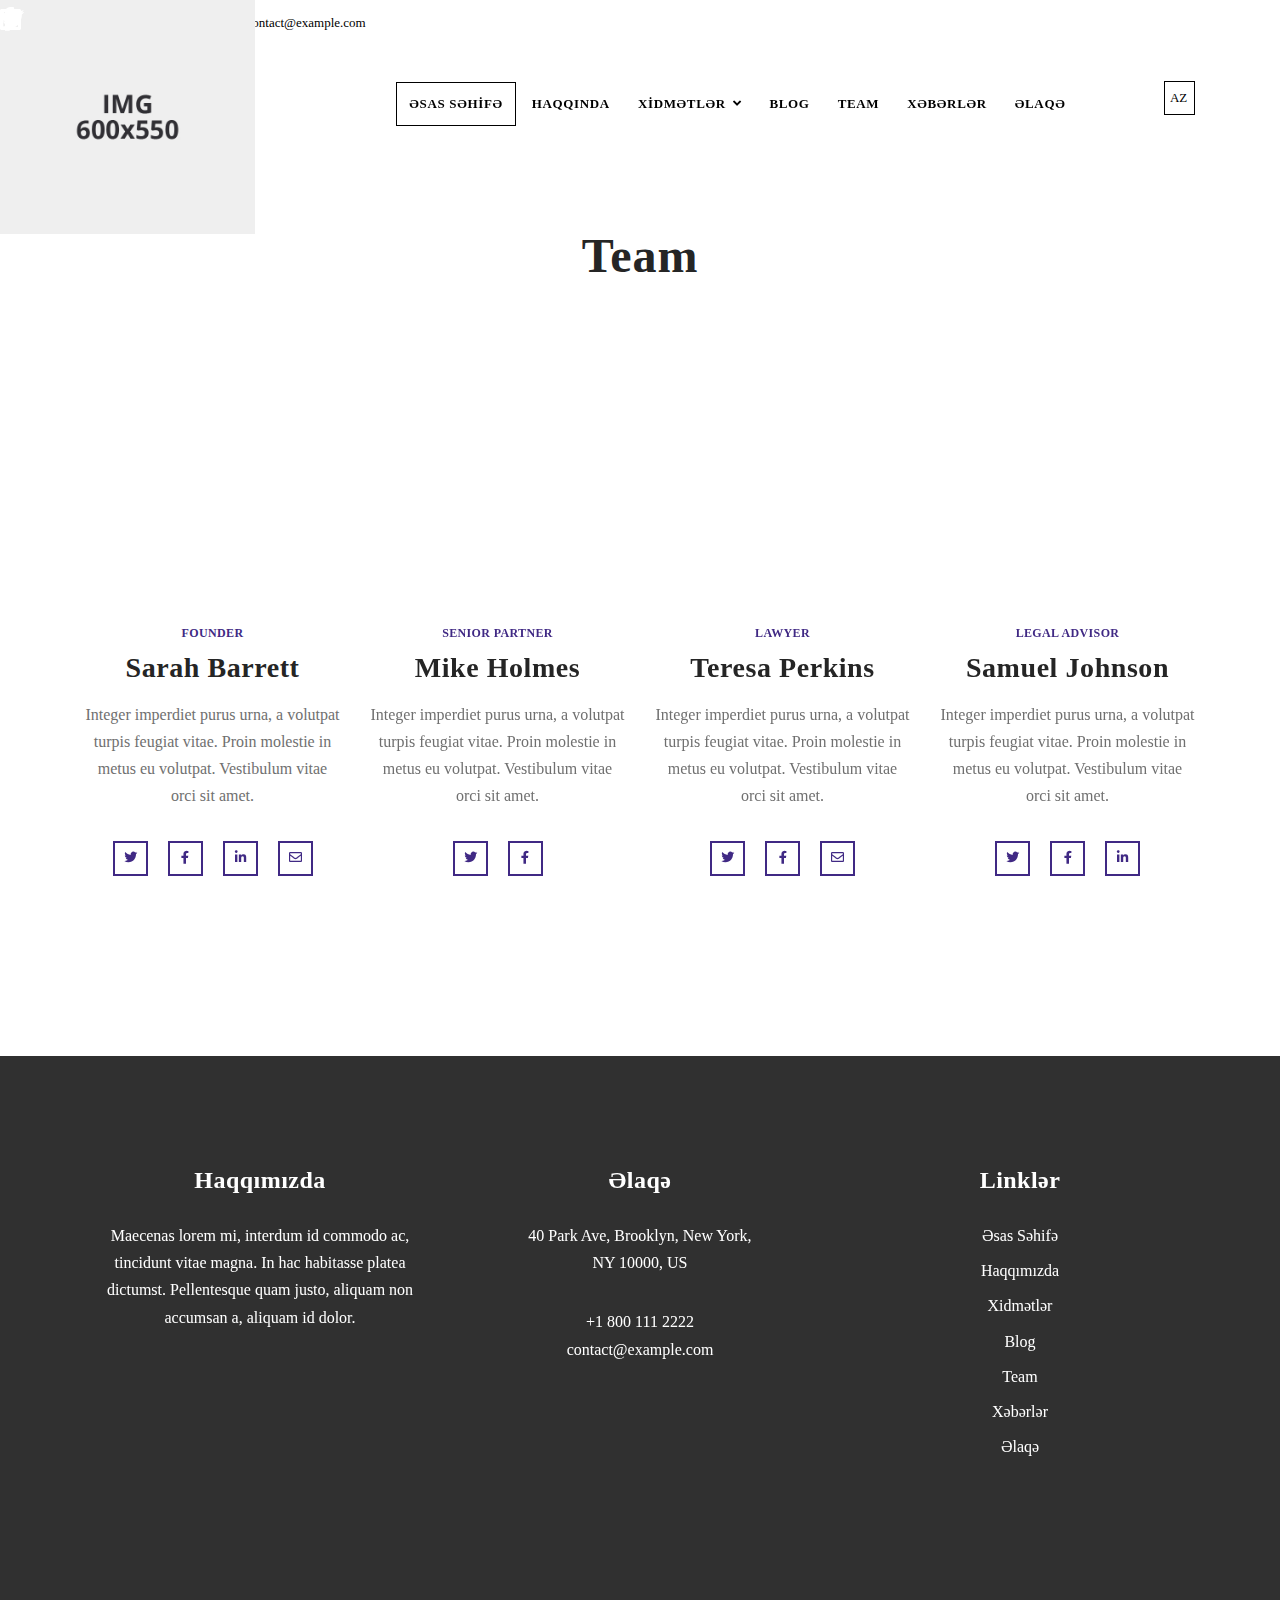
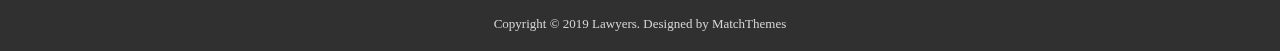
<file: lawyers-html/team.html>
<!DOCTYPE html>
<html lang="en-US">
	<head>
		
		<meta charset="utf-8">
		<title>Attorneys 4 Cols - Lawyers Attorneys Business HTML Template</title>
		<meta name="viewport" content="width=device-width, initial-scale=1.0">
		<meta name="robots" content="noodp"/>
		<link href='https://fonts.googleapis.com/css?family=Open+Sans:400,400i,600,700,700i%7CCrimson+Text:400,400i,700,700i' rel='stylesheet' type='text/css'>
		<!-- Bootstrap CSS -->
		<link rel='stylesheet' id='bootstrap-css'  href='css/bootstrap/css/bootstrap.css' type='text/css' media='all' />
		<!-- Font Awesome Icons CSS -->
		<link rel='stylesheet' id='font-awesome'  href='css/fontawesome/css/all.min.css' type='text/css' media='all' />
		<!-- Owl Carousel -->
		<link rel='stylesheet' id='owl-carousel'  href='js/owl-carousel/owl.carousel.css' type='text/css' media='all' />
		<!-- Main CSS File -->
		<link rel='stylesheet' id='lawyers-style-css'  href='style.css' type='text/css' media='all' />
		<!-- favicons -->
		<link rel="icon" href="images/icons/favicon-32x32.png" sizes="32x32" />
		<link rel="icon" href="images/icons/favicon-192x192.png" sizes="192x192" />
		<link rel="apple-touch-icon-precomposed" href="images/icons/favicon-180x180.png" />
	</head>
	<body>
		<div class="menu-mask"></div>
		<!-- MOBILE MENU HOLDER -->
		<div class="mobile-menu-holder">
			<div class="modal-menu-container">
				<div class="exit-mobile"> <span class="icon-bar1"></span> <span class="icon-bar2"></span></div>
				<ul class="menu-mobile">
					<li class="menu-item current-menu-item">
						<a href="index.html" >ƏSAS SƏHİFƏ</a>
					</li>
					<li class="menu-item">
						<a href="about-us.html">Haqqında</a>
					</li>
					<li class="menu-item menu-item-has-children">
						<a href="services.html">XİDMƏTLƏR</a>
						<ul class="sub-menu">
							<li class="menu-item menu-item-has-children">
								<a href="services-type.html">Hüquqi Xidmətləri</a>
								<ul class="sub-menu">
									<li class="menu-item"><a href="services-single-page.html">Hüquqi 1</a></li>
									<li class="menu-item"><a href="services-single-page.html">Hüquqi 2</a></li>
								</ul>
							</li>
							<li class="menu-item menu-item-has-children">
								<a href="services-type.html">Maliyyə Xidmətləri</a>
								<ul class="sub-menu">
									<li class="menu-item"><a href="services-single-page.html">Maliyyə 1</a></li>
									<li class="menu-item"><a href="services-single-page.html">Maliyyə 2</a></li>
								</ul>
							</li>
						</ul>
					</li>
					<li class="menu-item">
						<a href="blog.html">Blog</a>
					</li>
					<li class="menu-item">
						<a href="team.html">Team</a>
					</li>
					<li class="menu-item">
						<a href="news.html">Xəbərlər</a>
					</li>
					<li class="menu-item">
						<a href="contact.html">Əlaqə</a>
					</li>
				</ul>
			</div>
			<div class="menu-contact">
				<ul>
					<li><i class="fa fa-map-marker"></i><span>40 Park Ave, Brooklyn, New York</span></li>
					<li><i class="fa fa-mobile"></i><span>1-800-111-2222</span></li>
					<li><i class="fa fa-envelope"></i><span>contact@example.com</span></li>
				</ul>
				<ul class="social-media">
					<li><a class="social-facebook" href="#" target="_blank"><i class="fab fa-facebook-f"></i></a></li>
					<li><a class="social-twitter" href="#" target="_blank"><i class="fab fa-twitter"></i></a></li>
					<li><a class="social-linkedin" href="#" target="_blank"><i class="fab fa-linkedin"></i></a></li>
				</ul>
			</div>
		</div>
		<!-- /MOBILE MENU HOLDER -->
		<!-- HEADER -->
		<header id="header-bar" class="header-2">
			<div class="container">
				<div class="top-info">
					<div class="header-contact">
						<div class="header-info"><span class="info-circle"><i class="fa fa-phone"></i></span> 1-800-000-111</div>
						<div class="header-info"><span class="info-circle"><i class="fa fa-envelope"></i></span> contact@example.com</div>
					</div>
					<ul class="social-media">
						<li><a class="social-facebook" href="#" target="_blank"><i class="fab fa-facebook-f"></i></a></li>
						<li><a class="social-twitter" href="#" target="_blank"><i class="fab fa-twitter"></i></a></li>
						<li><a class="social-linkedin" href="#" target="_blank"><i class="fab fa-linkedin"></i></a></li>
					</ul>
				</div>
				<div class="header-wrap">
					<div class="logo logo-2"><a href="index.html"><img class="img-fluid" src="images/kts-01.svg" alt="Lawyers"></a></div>
					<div class="nav-holder nav-holder-2">
						<ul class="menu-nav  menu-nav-2">
						<li class="menu-item current-menu-item">
							<a href="index.html" >ƏSAS SƏHİFƏ</a>
						</li>
						<li class="menu-item">
							<a href="about-us.html">Haqqında</a>
						</li>
						<li class="menu-item menu-item-has-children">
							<a href="services.html">XİDMƏTLƏR</a>
							<ul class="sub-menu">
								<li class="menu-item menu-item-has-children">
									<a href="services-type.html">Hüquq Xidmətləri</a>
									<ul class="sub-menu">
										<li class="menu-item"><a href="services-single-page.html">Hüquq 1</a></li>
										<li class="menu-item"><a href="services-single-page.html">Hüquq 2</a></li>
									</ul>
								</li>
								<li class="menu-item menu-item-has-children">
									<a href="services-type.html">Maliyyə Xidmətləri</a>
									<ul class="sub-menu">
										<li class="menu-item"><a href="services-single-page.html">Maliyyə 1</a></li>
										<li class="menu-item"><a href="services-single-page.html">Maliyyə 2</a></li>
									</ul>
								</li>
							</ul>
						</li>
						<li class="menu-item">
							<a href="blog.html">Blog</a>
						</li>
						<li class="menu-item">
							<a href="team.html">Team</a>
						</li>
						<li class="menu-item">
							<a href="news.html">Xəbərlər</a>
						</li>
						<li class="menu-item">
							<a href="contact.html">Əlaqə</a>
						</li>
					</ul>
					</div>
					<div class="lang_select_box">
						<select name="" id="">
							<option value="">
								<img src="./images/azerbaijan.png" alt="">
								AZ
							</option>
							<option value="">RU</option>
							<option value="">EN</option>
						</select>
					  </div>
					<div class="nav-button-holder"> <button type="button" class="nav-button"> <span class="icon-bar"></span> </button></div>
				</div>
			</div>
		</header>
		<!-- /HEADER -->
		<!-- PAGE CONTENT -->
		<div class="page-holder custom-page-template page-full fullscreen-page clearfix">
			<div class="team_title">
				<h2>Team</h2>
			</div>
		<!-- SECTION 1-->
		<section class="section-holder margin-b32">
			<div class="container">
				<div class="row">
					<div class="col-md-6 col-lg-3">
						<div class="lawyer-holder lawyer-3col">
							<a href="team-single-page.html"><img src="images/team/team-4.jpg" class="img-fluid" alt="" ></a>
							<div class="lawyer-position">Founder</div>
							<h2 class="lawyer-title"><a href="team-single-page.html">Sarah Barrett</a></h2>
							<div class="lawyer-excerpt">Integer imperdiet purus urna, a volutpat turpis feugiat vitae. Proin molestie in metus eu volutpat. Vestibulum vitae orci sit amet.</div>
							<ul class="lawyer-social">
								<li><a href="#" target="_blank"><i class="fab fa-twitter"></i></a></li>
								<li><a href="#" target="_blank"><i class="fab fa-facebook-f"></i></a></li>
								<li><a href="#" target="_blank"><i class="fab fa-linkedin-in"></i></a></li>
								<li><a href="mailto:" target="_blank"><i class="far fa-envelope"></i></a></li>
							</ul>
						</div>
					</div>
					<div class="col-md-6 col-lg-3">
						<div class="lawyer-holder lawyer-3col">
							<a href="team-single-page.html"><img src="images/team/team-6.jpg" class="img-fluid" alt="" ></a>
							<div class="lawyer-position">Senior Partner</div>
							<h2 class="lawyer-title"><a href="team-single-page.html">Mike Holmes</a></h2>
							<div class="lawyer-excerpt">Integer imperdiet purus urna, a volutpat turpis feugiat vitae. Proin molestie in metus eu volutpat. Vestibulum vitae orci sit amet.</div>
							<ul class="lawyer-social">
								<li><a href="#" target="_blank"><i class="fab fa-twitter"></i></a></li>
								<li><a href="#" target="_blank"><i class="fab fa-facebook-f"></i></a></li>
							</ul>
						</div>
					</div>
					<div class="col-md-6 col-lg-3">
						<div class="lawyer-holder lawyer-3col">
							<a href="team-single-page.html"><img src="images/team/team-1.jpg" class="img-fluid" alt="" ></a>
							<div class="lawyer-position">Lawyer</div>
							<h2 class="lawyer-title"><a href="team-single-page.html">Teresa Perkins</a></h2>
							<div class="lawyer-excerpt">Integer imperdiet purus urna, a volutpat turpis feugiat vitae. Proin molestie in metus eu volutpat. Vestibulum vitae orci sit amet.</div>
							<ul class="lawyer-social">
								<li><a href="#" target="_blank"><i class="fab fa-twitter"></i></a></li>
								<li><a href="#" target="_blank"><i class="fab fa-facebook-f"></i></a></li>
								<li><a href="mailto:" target="_blank"><i class="far fa-envelope"></i></a></li>
							</ul>
						</div>
					</div>
					<div class="col-md-6 col-lg-3">
						<div class="lawyer-holder lawyer-3col">
							<a href="team-single-page.html"><img src="images/team/team-5.jpg" class="img-fluid" alt="" ></a>
							<div class="lawyer-position">Legal Advisor</div>
							<h2 class="lawyer-title"><a href="team-single-page.html">Samuel Johnson</a></h2>
							<div class="lawyer-excerpt">Integer imperdiet purus urna, a volutpat turpis feugiat vitae. Proin molestie in metus eu volutpat. Vestibulum vitae orci sit amet.</div>
							<ul class="lawyer-social">
								<li><a href="#" target="_blank"><i class="fab fa-twitter"></i></a></li>
								<li><a href="#" target="_blank"><i class="fab fa-facebook-f"></i></a></li>
								<li><a href="#" target="_blank"><i class="fab fa-linkedin-in"></i></a></li>
							</ul>
						</div>
					</div>
					
				</div>
				<!-- /row -->
			</div>
			<!-- /container -->	
		</section>
		<!-- /SECTION 1-->
		</div><!-- /PAGE CONTENT -->
		<!-- FOOTER -->
		<footer id="footer-var2">
			<div id="footer-content">
				<div class="container">
					<div class="row">
						<div class="col-lg-4">
							<div class="foo-block">
								<h5 class="widgettitle">Haqqımızda</h5>
								<div class="textwidget">
									<div class="textwidget">
										<p>Maecenas lorem mi, interdum id commodo ac, tincidunt vitae magna. In hac habitasse platea dictumst. Pellentesque quam justo, aliquam non accumsan a, aliquam id dolor.</p>
									</div>
								</div>
							</div>
						</div>
						<div class="col-lg-4">
							<div class="foo-block">
								<h5 class="widgettitle">Əlaqə</h5>
								<div class="textwidget">
									<div class="textwidget">
										<p>40 Park Ave, Brooklyn, New York,<br> NY 10000, US</p>
										<p>+1 800 111 2222<br> contact@example.com</p>
									</div>
								</div>
							</div>
						</div>
						<div class="col-lg-4">
							<div class="foo-block">
								<h5 class="widgettitle">Linklər</h5>
								<div class="textwidget custom-html-widget">
									<ul>
										<li> <a href="index.html">Əsas Səhifə</a></li>
										<li><a href="about-us.html">Haqqımızda</a></li>
										<li><a href="services.html">Xidmətlər</a></li>
										<li><a href="blog.html">Blog</a></li>
										<li><a href="team.html">Team</a></li>
										<li><a href="news.html">Xəbərlər</a></li>
										<li><a href="contact.html">Əlaqə</a></li>
									</ul>
								</div>
							</div>
						</div>
					</div>
					<ul class="footer-social alignc">
						<li><a class="social-facebook" href="#" target="_blank"><i class="fab fa-facebook-f"></i></a></li>
						<li><a class="social-twitter" href="#" target="_blank"><i class="fab fa-twitter"></i></a></li>
						<li><a class="social-linkedin" href="#" target="_blank"><i class="fab fa-linkedin"></i></a></li>
					</ul>
					<div class="foo-copyright alignc">Copyright &copy; 2019 Lawyers. Designed by MatchThemes</div>
				</div>
			</div>
		</footer>
		<!-- /FOOTER -->
		<div class="scrollup"> <a class="scrolltop" href="#"> <i class="fa fa-chevron-up"></i> </a></div>
		<!-- JS --> 
		<script src='js/jquery.js'></script>
		<script src='js/jquery-migrate.min.js'></script>
		<script src='css/bootstrap/js/popper.js'></script>
		<script src='css/bootstrap/js/bootstrap.js'></script>
		<script src='js/easing.js'></script>
		<script src='js/fitvids.js'></script>
		<script src='js/owl-carousel/owl.carousel.js'></script>
		<script src='js/isotope.js'></script>
		<script src='js/jquery.magnific-popup.min.js'></script>
		<!-- MAIN JS -->
		<script src='js/init.js'></script>
		<!-- CONTAT FORM JS -->
		<script src='js/jquery.form.min.js'></script>
		<script src='js/contactform.js'></script>
	</body>
</html>
</file>
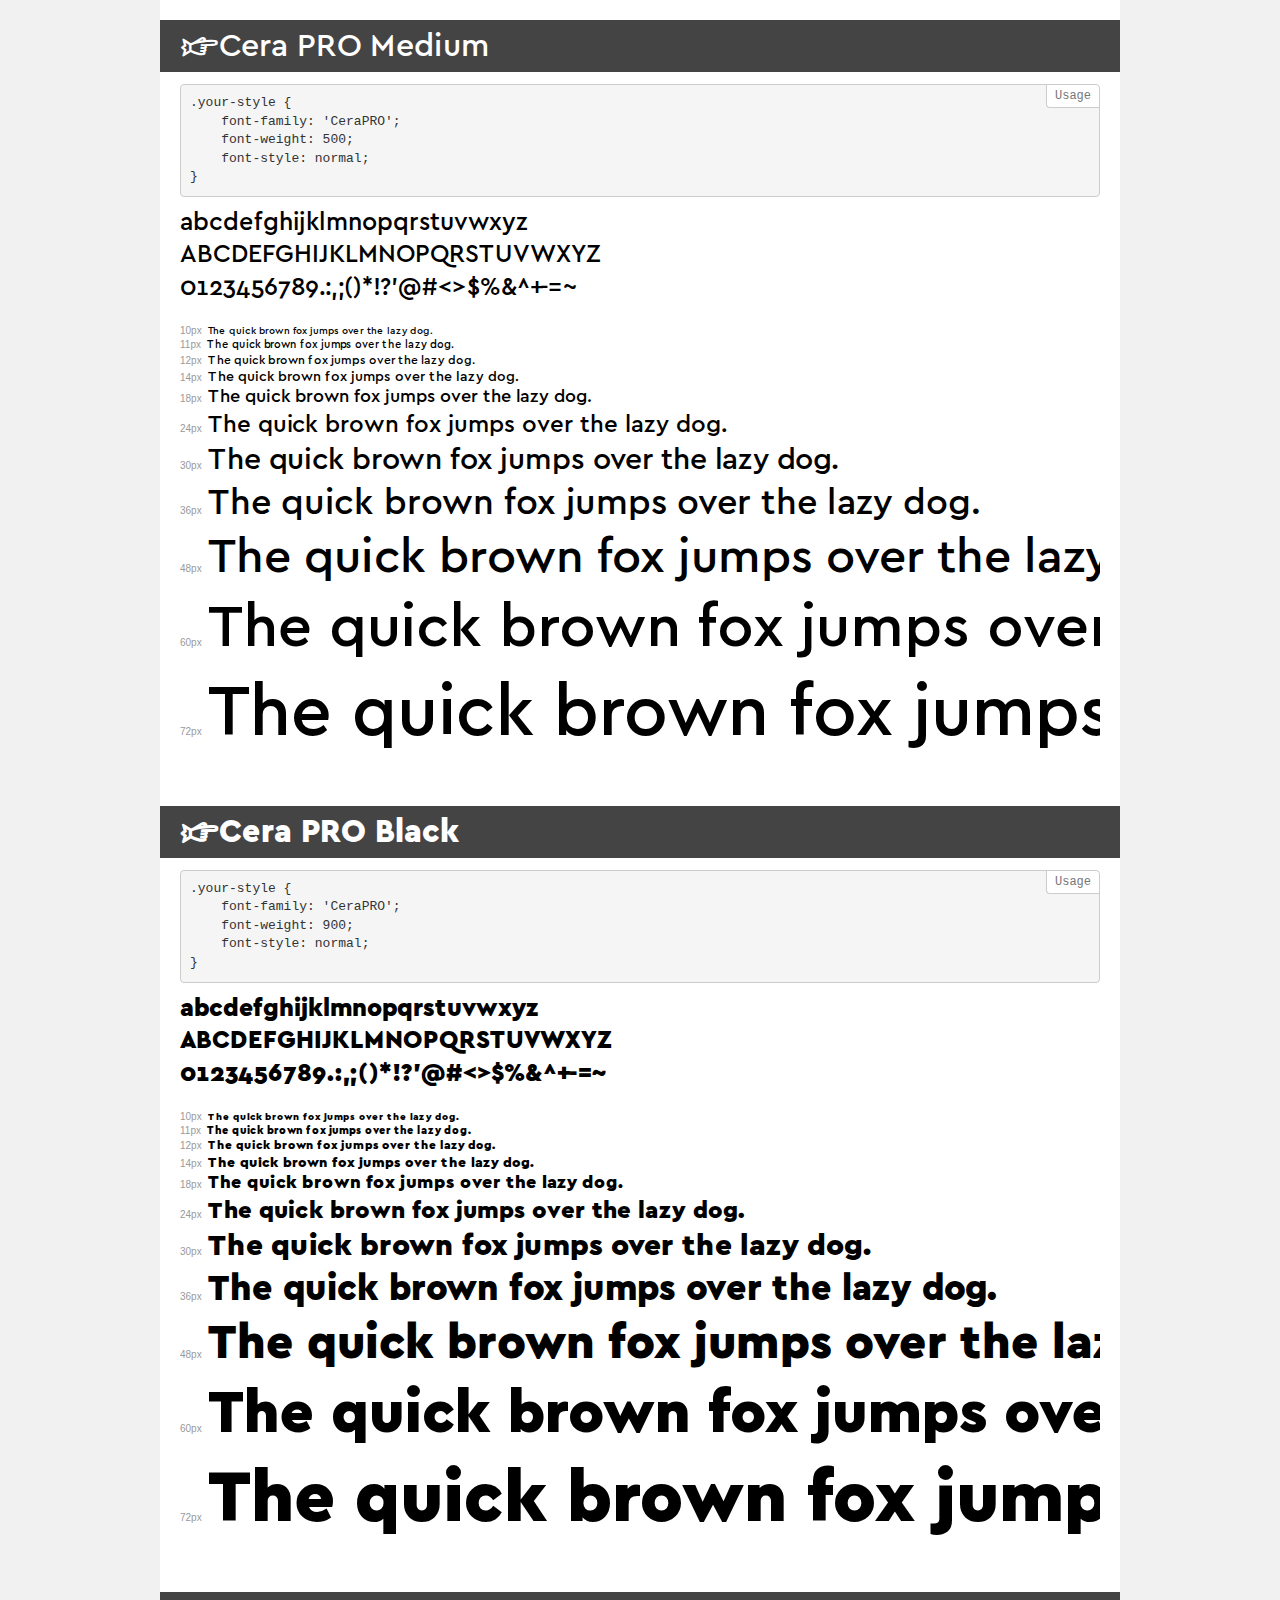
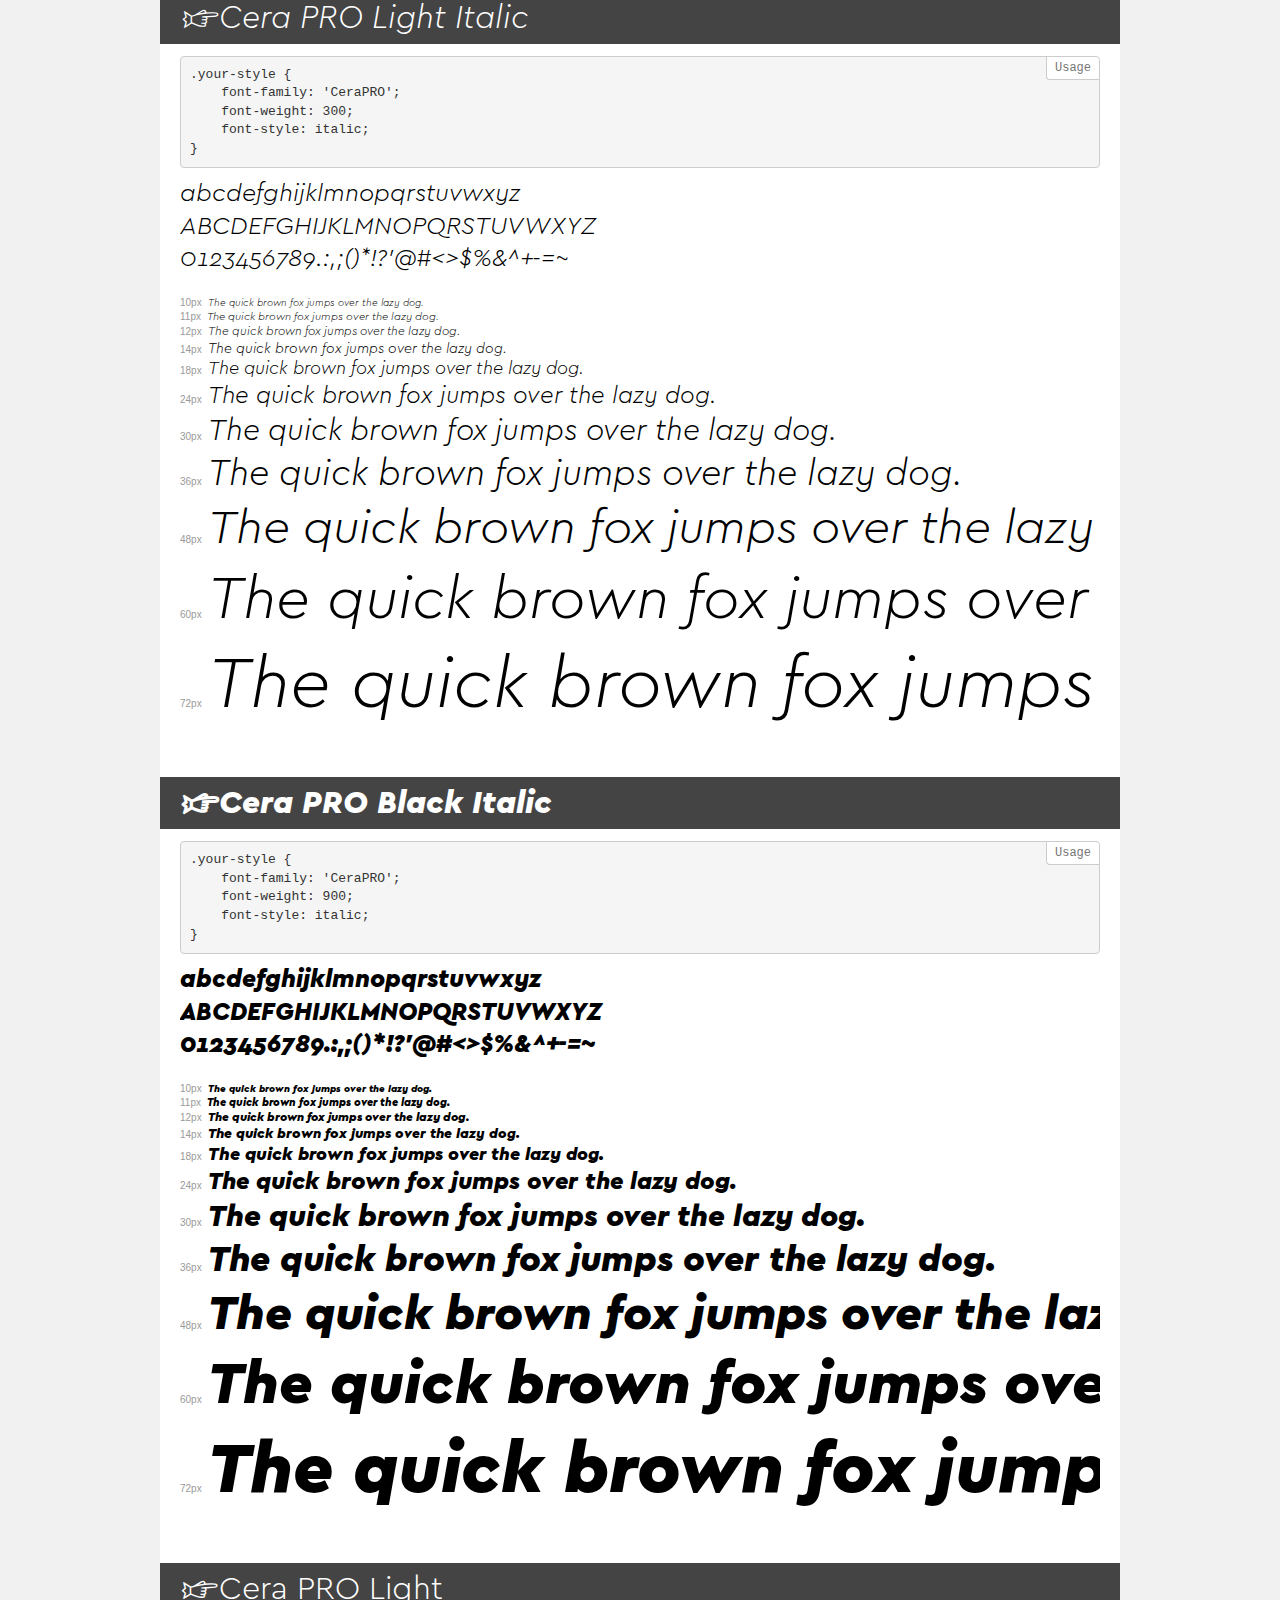
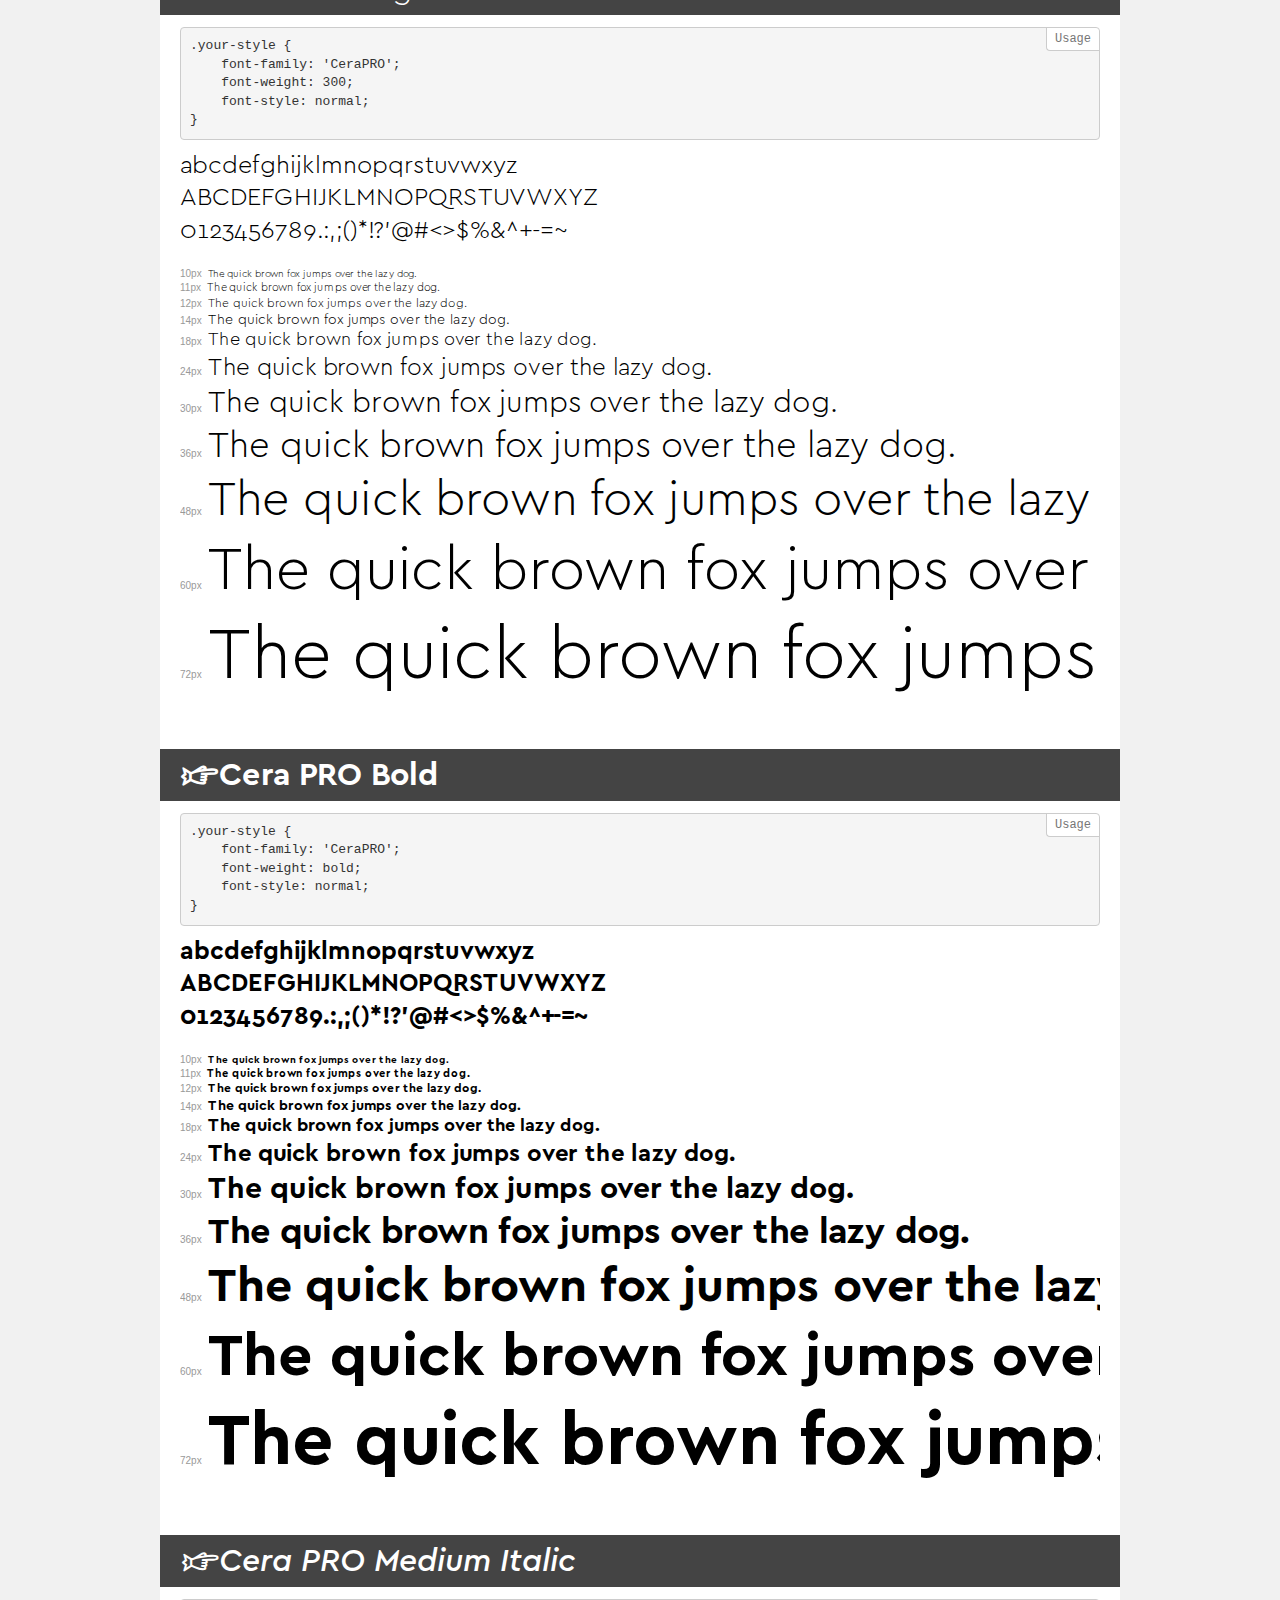
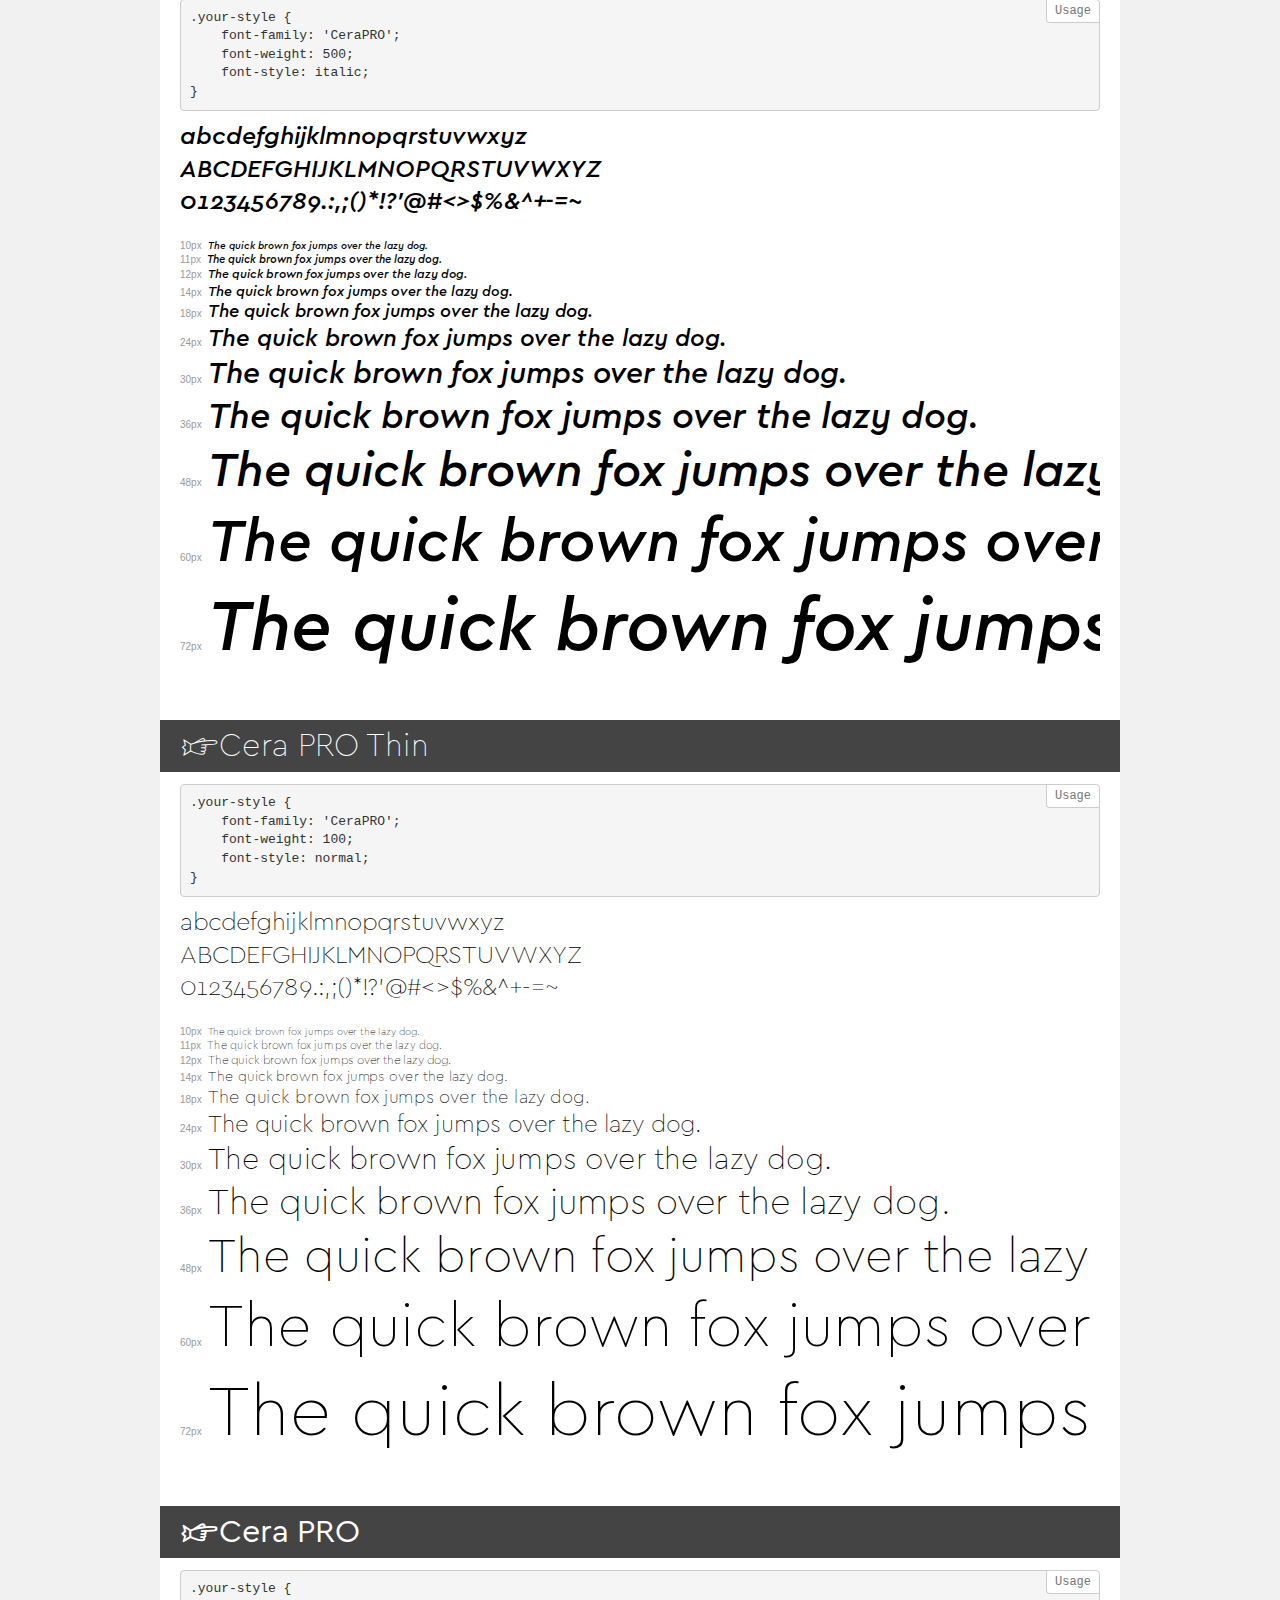
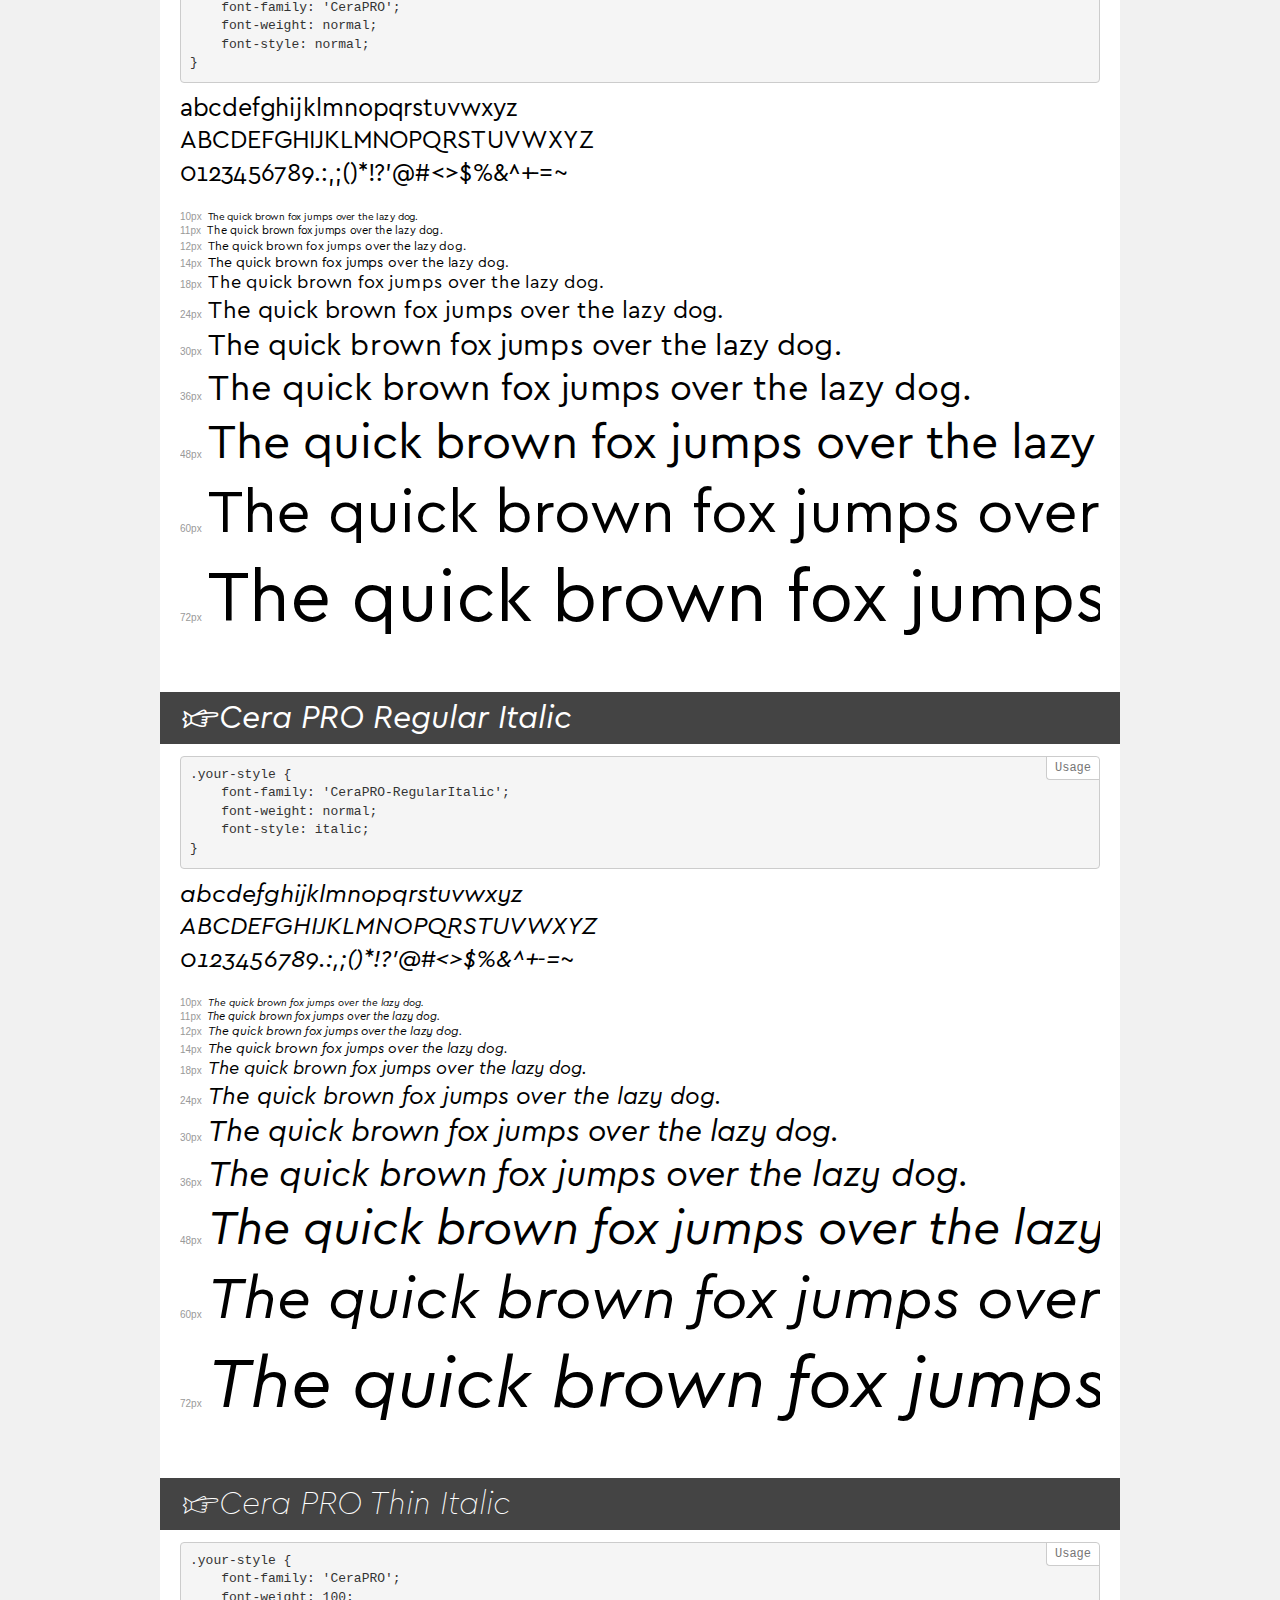
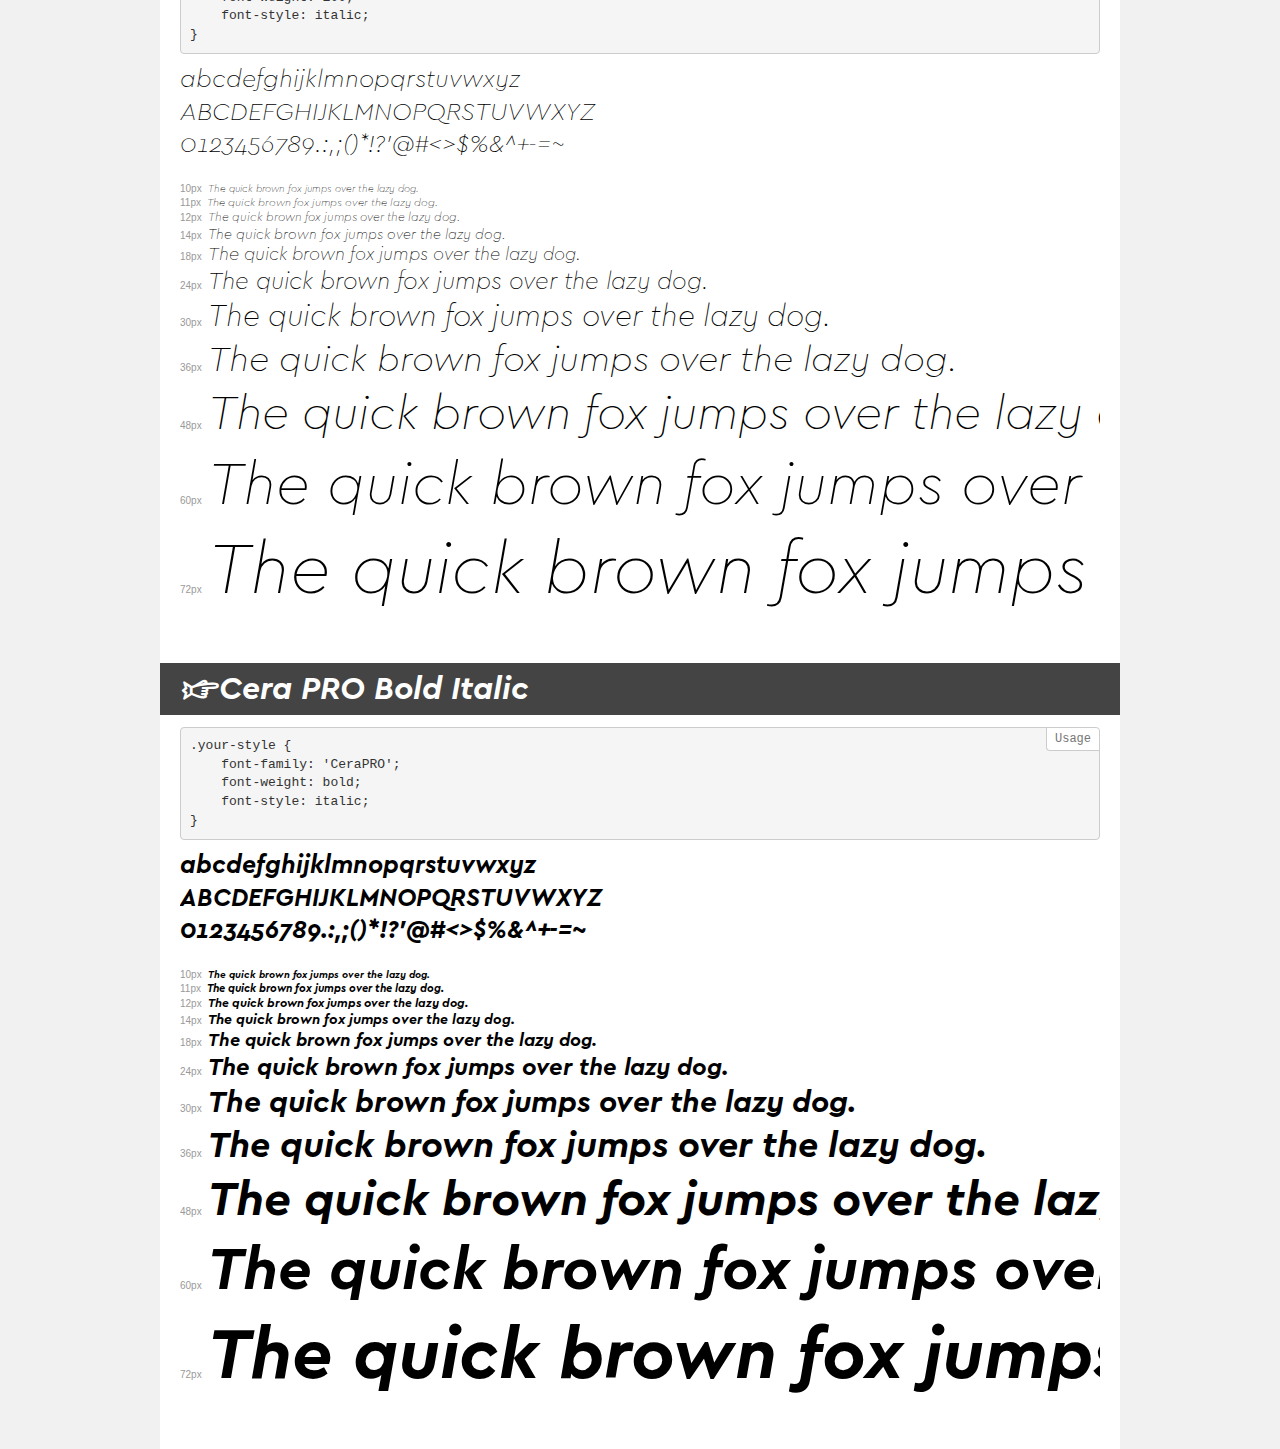
<file: lawyers-html/fonts/cera-pro/demo.html>
<!DOCTYPE html>
<html>
<head>
    <meta charset="utf-8">
    <meta http-equiv="X-UA-Compatible" content="IE=edge">
    <meta name="viewport" content="width=device-width, initial-scale=1">
    <meta name="robots" content="noindex, noarchive">
    <meta name="format-detection" content="telephone=no">
    <title>Transfonter demo</title>
    <link href="stylesheet.css" rel="stylesheet">
    <style>
        /*
        http://meyerweb.com/eric/tools/css/reset/
        v2.0 | 20110126
        License: none (public domain)
        */
        html, body, div, span, applet, object, iframe,
        h1, h2, h3, h4, h5, h6, p, blockquote, pre,
        a, abbr, acronym, address, big, cite, code,
        del, dfn, em, img, ins, kbd, q, s, samp,
        small, strike, strong, sub, sup, tt, var,
        b, u, i, center,
        dl, dt, dd, ol, ul, li,
        fieldset, form, label, legend,
        table, caption, tbody, tfoot, thead, tr, th, td,
        article, aside, canvas, details, embed,
        figure, figcaption, footer, header, hgroup,
        menu, nav, output, ruby, section, summary,
        time, mark, audio, video {
            margin: 0;
            padding: 0;
            border: 0;
            font-size: 100%;
            font: inherit;
            vertical-align: baseline;
        }
        /* HTML5 display-role reset for older browsers */
        article, aside, details, figcaption, figure,
        footer, header, hgroup, menu, nav, section {
            display: block;
        }
        body {
            line-height: 1;
        }
        ol, ul {
            list-style: none;
        }
        blockquote, q {
            quotes: none;
        }
        blockquote:before, blockquote:after,
        q:before, q:after {
            content: '';
            content: none;
        }
        table {
            border-collapse: collapse;
            border-spacing: 0;
        }
        /* common styles */
        body {
            background: #f1f1f1;
            color: #000;
        }
        .page {
            background: #fff;
            width: 920px;
            margin: 0 auto;
            padding: 20px 20px 0 20px;
            overflow: hidden;
        }
        .font-container {
            overflow-x: auto;
            overflow-y: hidden;
            margin-bottom: 40px;
            line-height: 1.3;
            white-space: nowrap;
            padding-bottom: 5px;
        }
        h1 {
            position: relative;
            background: #444;
            font-size: 32px;
            color: #fff;
            padding: 10px 20px;
            margin: 0 -20px 12px -20px;
        }
        .letters {
            font-size: 25px;
            margin-bottom: 20px;
        }
        .s10:before {
            content: '10px';
        }
        .s11:before {
            content: '11px';
        }
        .s12:before {
            content: '12px';
        }
        .s14:before {
            content: '14px';
        }
        .s18:before {
            content: '18px';
        }
        .s24:before {
            content: '24px';
        }
        .s30:before {
            content: '30px';
        }
        .s36:before {
            content: '36px';
        }
        .s48:before {
            content: '48px';
        }
        .s60:before {
            content: '60px';
        }
        .s72:before {
            content: '72px';
        }
        .s10:before, .s11:before, .s12:before, .s14:before,
        .s18:before, .s24:before, .s30:before, .s36:before,
        .s48:before, .s60:before, .s72:before {
            font-family: Arial, sans-serif;
            font-size: 10px;
            font-weight: normal;
            font-style: normal;
            color: #999;
            padding-right: 6px;
        }
        pre {
            display: block;
            position: relative;
            padding: 9px;
            margin: 0 0 10px;
            font-family: Monaco, Menlo, Consolas, "Courier New", monospace !important;
            font-size: 13px;
            line-height: 1.428571429;
            color: #333;
            font-weight: normal !important;
            font-style: normal !important;
            background-color: #f5f5f5;
            border: 1px solid #ccc;
            overflow-x: auto;
            border-radius: 4px;
        }
        pre:after {
            display: block;
            position: absolute;
            right: 0;
            top: 0;
            content: 'Usage';
            line-height: 1;
            padding: 5px 8px;
            font-size: 12px;
            color: #767676;
            background-color: #fff;
            border: 1px solid #ccc;
            border-right: none;
            border-top: none;
            border-radius: 0 4px 0 4px;
            z-index: 10;
        }
        /* responsive */
        @media (max-width: 959px) {
            .page {
                width: auto;
                margin: 0;
            }
        }
    </style>
</head>
<body>
<div class="page">
    <div class="demo" style="font-family: 'CeraPRO'; font-weight: 500; font-style: normal;">
        <h1>☞Cera PRO Medium</h1>
        <pre>.your-style {
    font-family: 'CeraPRO';
    font-weight: 500;
    font-style: normal;
}</pre>
        <div class="font-container">
            <p class="letters">
                abcdefghijklmnopqrstuvwxyz<br>
ABCDEFGHIJKLMNOPQRSTUVWXYZ<br>
                0123456789.:,;()*!?'@#<>$%&^+-=~
            </p>
            <p class="s10" style="font-size: 10px;">The quick brown fox jumps over the lazy dog.</p>
            <p class="s11" style="font-size: 11px;">The quick brown fox jumps over the lazy dog.</p>
            <p class="s12" style="font-size: 12px;">The quick brown fox jumps over the lazy dog.</p>
            <p class="s14" style="font-size: 14px;">The quick brown fox jumps over the lazy dog.</p>
            <p class="s18" style="font-size: 18px;">The quick brown fox jumps over the lazy dog.</p>
            <p class="s24" style="font-size: 24px;">The quick brown fox jumps over the lazy dog.</p>
            <p class="s30" style="font-size: 30px;">The quick brown fox jumps over the lazy dog.</p>
            <p class="s36" style="font-size: 36px;">The quick brown fox jumps over the lazy dog.</p>
            <p class="s48" style="font-size: 48px;">The quick brown fox jumps over the lazy dog.</p>
            <p class="s60" style="font-size: 60px;">The quick brown fox jumps over the lazy dog.</p>
            <p class="s72" style="font-size: 72px;">The quick brown fox jumps over the lazy dog.</p>
        </div>
    </div>
    <div class="demo" style="font-family: 'CeraPRO'; font-weight: 900; font-style: normal;">
        <h1>☞Cera PRO Black</h1>
        <pre>.your-style {
    font-family: 'CeraPRO';
    font-weight: 900;
    font-style: normal;
}</pre>
        <div class="font-container">
            <p class="letters">
                abcdefghijklmnopqrstuvwxyz<br>
ABCDEFGHIJKLMNOPQRSTUVWXYZ<br>
                0123456789.:,;()*!?'@#<>$%&^+-=~
            </p>
            <p class="s10" style="font-size: 10px;">The quick brown fox jumps over the lazy dog.</p>
            <p class="s11" style="font-size: 11px;">The quick brown fox jumps over the lazy dog.</p>
            <p class="s12" style="font-size: 12px;">The quick brown fox jumps over the lazy dog.</p>
            <p class="s14" style="font-size: 14px;">The quick brown fox jumps over the lazy dog.</p>
            <p class="s18" style="font-size: 18px;">The quick brown fox jumps over the lazy dog.</p>
            <p class="s24" style="font-size: 24px;">The quick brown fox jumps over the lazy dog.</p>
            <p class="s30" style="font-size: 30px;">The quick brown fox jumps over the lazy dog.</p>
            <p class="s36" style="font-size: 36px;">The quick brown fox jumps over the lazy dog.</p>
            <p class="s48" style="font-size: 48px;">The quick brown fox jumps over the lazy dog.</p>
            <p class="s60" style="font-size: 60px;">The quick brown fox jumps over the lazy dog.</p>
            <p class="s72" style="font-size: 72px;">The quick brown fox jumps over the lazy dog.</p>
        </div>
    </div>
    <div class="demo" style="font-family: 'CeraPRO'; font-weight: 300; font-style: italic;">
        <h1>☞Cera PRO Light Italic</h1>
        <pre>.your-style {
    font-family: 'CeraPRO';
    font-weight: 300;
    font-style: italic;
}</pre>
        <div class="font-container">
            <p class="letters">
                abcdefghijklmnopqrstuvwxyz<br>
ABCDEFGHIJKLMNOPQRSTUVWXYZ<br>
                0123456789.:,;()*!?'@#<>$%&^+-=~
            </p>
            <p class="s10" style="font-size: 10px;">The quick brown fox jumps over the lazy dog.</p>
            <p class="s11" style="font-size: 11px;">The quick brown fox jumps over the lazy dog.</p>
            <p class="s12" style="font-size: 12px;">The quick brown fox jumps over the lazy dog.</p>
            <p class="s14" style="font-size: 14px;">The quick brown fox jumps over the lazy dog.</p>
            <p class="s18" style="font-size: 18px;">The quick brown fox jumps over the lazy dog.</p>
            <p class="s24" style="font-size: 24px;">The quick brown fox jumps over the lazy dog.</p>
            <p class="s30" style="font-size: 30px;">The quick brown fox jumps over the lazy dog.</p>
            <p class="s36" style="font-size: 36px;">The quick brown fox jumps over the lazy dog.</p>
            <p class="s48" style="font-size: 48px;">The quick brown fox jumps over the lazy dog.</p>
            <p class="s60" style="font-size: 60px;">The quick brown fox jumps over the lazy dog.</p>
            <p class="s72" style="font-size: 72px;">The quick brown fox jumps over the lazy dog.</p>
        </div>
    </div>
    <div class="demo" style="font-family: 'CeraPRO'; font-weight: 900; font-style: italic;">
        <h1>☞Cera PRO Black Italic</h1>
        <pre>.your-style {
    font-family: 'CeraPRO';
    font-weight: 900;
    font-style: italic;
}</pre>
        <div class="font-container">
            <p class="letters">
                abcdefghijklmnopqrstuvwxyz<br>
ABCDEFGHIJKLMNOPQRSTUVWXYZ<br>
                0123456789.:,;()*!?'@#<>$%&^+-=~
            </p>
            <p class="s10" style="font-size: 10px;">The quick brown fox jumps over the lazy dog.</p>
            <p class="s11" style="font-size: 11px;">The quick brown fox jumps over the lazy dog.</p>
            <p class="s12" style="font-size: 12px;">The quick brown fox jumps over the lazy dog.</p>
            <p class="s14" style="font-size: 14px;">The quick brown fox jumps over the lazy dog.</p>
            <p class="s18" style="font-size: 18px;">The quick brown fox jumps over the lazy dog.</p>
            <p class="s24" style="font-size: 24px;">The quick brown fox jumps over the lazy dog.</p>
            <p class="s30" style="font-size: 30px;">The quick brown fox jumps over the lazy dog.</p>
            <p class="s36" style="font-size: 36px;">The quick brown fox jumps over the lazy dog.</p>
            <p class="s48" style="font-size: 48px;">The quick brown fox jumps over the lazy dog.</p>
            <p class="s60" style="font-size: 60px;">The quick brown fox jumps over the lazy dog.</p>
            <p class="s72" style="font-size: 72px;">The quick brown fox jumps over the lazy dog.</p>
        </div>
    </div>
    <div class="demo" style="font-family: 'CeraPRO'; font-weight: 300; font-style: normal;">
        <h1>☞Cera PRO Light</h1>
        <pre>.your-style {
    font-family: 'CeraPRO';
    font-weight: 300;
    font-style: normal;
}</pre>
        <div class="font-container">
            <p class="letters">
                abcdefghijklmnopqrstuvwxyz<br>
ABCDEFGHIJKLMNOPQRSTUVWXYZ<br>
                0123456789.:,;()*!?'@#<>$%&^+-=~
            </p>
            <p class="s10" style="font-size: 10px;">The quick brown fox jumps over the lazy dog.</p>
            <p class="s11" style="font-size: 11px;">The quick brown fox jumps over the lazy dog.</p>
            <p class="s12" style="font-size: 12px;">The quick brown fox jumps over the lazy dog.</p>
            <p class="s14" style="font-size: 14px;">The quick brown fox jumps over the lazy dog.</p>
            <p class="s18" style="font-size: 18px;">The quick brown fox jumps over the lazy dog.</p>
            <p class="s24" style="font-size: 24px;">The quick brown fox jumps over the lazy dog.</p>
            <p class="s30" style="font-size: 30px;">The quick brown fox jumps over the lazy dog.</p>
            <p class="s36" style="font-size: 36px;">The quick brown fox jumps over the lazy dog.</p>
            <p class="s48" style="font-size: 48px;">The quick brown fox jumps over the lazy dog.</p>
            <p class="s60" style="font-size: 60px;">The quick brown fox jumps over the lazy dog.</p>
            <p class="s72" style="font-size: 72px;">The quick brown fox jumps over the lazy dog.</p>
        </div>
    </div>
    <div class="demo" style="font-family: 'CeraPRO'; font-weight: bold; font-style: normal;">
        <h1>☞Cera PRO Bold</h1>
        <pre>.your-style {
    font-family: 'CeraPRO';
    font-weight: bold;
    font-style: normal;
}</pre>
        <div class="font-container">
            <p class="letters">
                abcdefghijklmnopqrstuvwxyz<br>
ABCDEFGHIJKLMNOPQRSTUVWXYZ<br>
                0123456789.:,;()*!?'@#<>$%&^+-=~
            </p>
            <p class="s10" style="font-size: 10px;">The quick brown fox jumps over the lazy dog.</p>
            <p class="s11" style="font-size: 11px;">The quick brown fox jumps over the lazy dog.</p>
            <p class="s12" style="font-size: 12px;">The quick brown fox jumps over the lazy dog.</p>
            <p class="s14" style="font-size: 14px;">The quick brown fox jumps over the lazy dog.</p>
            <p class="s18" style="font-size: 18px;">The quick brown fox jumps over the lazy dog.</p>
            <p class="s24" style="font-size: 24px;">The quick brown fox jumps over the lazy dog.</p>
            <p class="s30" style="font-size: 30px;">The quick brown fox jumps over the lazy dog.</p>
            <p class="s36" style="font-size: 36px;">The quick brown fox jumps over the lazy dog.</p>
            <p class="s48" style="font-size: 48px;">The quick brown fox jumps over the lazy dog.</p>
            <p class="s60" style="font-size: 60px;">The quick brown fox jumps over the lazy dog.</p>
            <p class="s72" style="font-size: 72px;">The quick brown fox jumps over the lazy dog.</p>
        </div>
    </div>
    <div class="demo" style="font-family: 'CeraPRO'; font-weight: 500; font-style: italic;">
        <h1>☞Cera PRO Medium Italic</h1>
        <pre>.your-style {
    font-family: 'CeraPRO';
    font-weight: 500;
    font-style: italic;
}</pre>
        <div class="font-container">
            <p class="letters">
                abcdefghijklmnopqrstuvwxyz<br>
ABCDEFGHIJKLMNOPQRSTUVWXYZ<br>
                0123456789.:,;()*!?'@#<>$%&^+-=~
            </p>
            <p class="s10" style="font-size: 10px;">The quick brown fox jumps over the lazy dog.</p>
            <p class="s11" style="font-size: 11px;">The quick brown fox jumps over the lazy dog.</p>
            <p class="s12" style="font-size: 12px;">The quick brown fox jumps over the lazy dog.</p>
            <p class="s14" style="font-size: 14px;">The quick brown fox jumps over the lazy dog.</p>
            <p class="s18" style="font-size: 18px;">The quick brown fox jumps over the lazy dog.</p>
            <p class="s24" style="font-size: 24px;">The quick brown fox jumps over the lazy dog.</p>
            <p class="s30" style="font-size: 30px;">The quick brown fox jumps over the lazy dog.</p>
            <p class="s36" style="font-size: 36px;">The quick brown fox jumps over the lazy dog.</p>
            <p class="s48" style="font-size: 48px;">The quick brown fox jumps over the lazy dog.</p>
            <p class="s60" style="font-size: 60px;">The quick brown fox jumps over the lazy dog.</p>
            <p class="s72" style="font-size: 72px;">The quick brown fox jumps over the lazy dog.</p>
        </div>
    </div>
    <div class="demo" style="font-family: 'CeraPRO'; font-weight: 100; font-style: normal;">
        <h1>☞Cera PRO Thin</h1>
        <pre>.your-style {
    font-family: 'CeraPRO';
    font-weight: 100;
    font-style: normal;
}</pre>
        <div class="font-container">
            <p class="letters">
                abcdefghijklmnopqrstuvwxyz<br>
ABCDEFGHIJKLMNOPQRSTUVWXYZ<br>
                0123456789.:,;()*!?'@#<>$%&^+-=~
            </p>
            <p class="s10" style="font-size: 10px;">The quick brown fox jumps over the lazy dog.</p>
            <p class="s11" style="font-size: 11px;">The quick brown fox jumps over the lazy dog.</p>
            <p class="s12" style="font-size: 12px;">The quick brown fox jumps over the lazy dog.</p>
            <p class="s14" style="font-size: 14px;">The quick brown fox jumps over the lazy dog.</p>
            <p class="s18" style="font-size: 18px;">The quick brown fox jumps over the lazy dog.</p>
            <p class="s24" style="font-size: 24px;">The quick brown fox jumps over the lazy dog.</p>
            <p class="s30" style="font-size: 30px;">The quick brown fox jumps over the lazy dog.</p>
            <p class="s36" style="font-size: 36px;">The quick brown fox jumps over the lazy dog.</p>
            <p class="s48" style="font-size: 48px;">The quick brown fox jumps over the lazy dog.</p>
            <p class="s60" style="font-size: 60px;">The quick brown fox jumps over the lazy dog.</p>
            <p class="s72" style="font-size: 72px;">The quick brown fox jumps over the lazy dog.</p>
        </div>
    </div>
    <div class="demo" style="font-family: 'CeraPRO'; font-weight: normal; font-style: normal;">
        <h1>☞Cera PRO</h1>
        <pre>.your-style {
    font-family: 'CeraPRO';
    font-weight: normal;
    font-style: normal;
}</pre>
        <div class="font-container">
            <p class="letters">
                abcdefghijklmnopqrstuvwxyz<br>
ABCDEFGHIJKLMNOPQRSTUVWXYZ<br>
                0123456789.:,;()*!?'@#<>$%&^+-=~
            </p>
            <p class="s10" style="font-size: 10px;">The quick brown fox jumps over the lazy dog.</p>
            <p class="s11" style="font-size: 11px;">The quick brown fox jumps over the lazy dog.</p>
            <p class="s12" style="font-size: 12px;">The quick brown fox jumps over the lazy dog.</p>
            <p class="s14" style="font-size: 14px;">The quick brown fox jumps over the lazy dog.</p>
            <p class="s18" style="font-size: 18px;">The quick brown fox jumps over the lazy dog.</p>
            <p class="s24" style="font-size: 24px;">The quick brown fox jumps over the lazy dog.</p>
            <p class="s30" style="font-size: 30px;">The quick brown fox jumps over the lazy dog.</p>
            <p class="s36" style="font-size: 36px;">The quick brown fox jumps over the lazy dog.</p>
            <p class="s48" style="font-size: 48px;">The quick brown fox jumps over the lazy dog.</p>
            <p class="s60" style="font-size: 60px;">The quick brown fox jumps over the lazy dog.</p>
            <p class="s72" style="font-size: 72px;">The quick brown fox jumps over the lazy dog.</p>
        </div>
    </div>
    <div class="demo" style="font-family: 'CeraPRO-RegularItalic'; font-weight: normal; font-style: italic;">
        <h1>☞Cera PRO Regular Italic</h1>
        <pre>.your-style {
    font-family: 'CeraPRO-RegularItalic';
    font-weight: normal;
    font-style: italic;
}</pre>
        <div class="font-container">
            <p class="letters">
                abcdefghijklmnopqrstuvwxyz<br>
ABCDEFGHIJKLMNOPQRSTUVWXYZ<br>
                0123456789.:,;()*!?'@#<>$%&^+-=~
            </p>
            <p class="s10" style="font-size: 10px;">The quick brown fox jumps over the lazy dog.</p>
            <p class="s11" style="font-size: 11px;">The quick brown fox jumps over the lazy dog.</p>
            <p class="s12" style="font-size: 12px;">The quick brown fox jumps over the lazy dog.</p>
            <p class="s14" style="font-size: 14px;">The quick brown fox jumps over the lazy dog.</p>
            <p class="s18" style="font-size: 18px;">The quick brown fox jumps over the lazy dog.</p>
            <p class="s24" style="font-size: 24px;">The quick brown fox jumps over the lazy dog.</p>
            <p class="s30" style="font-size: 30px;">The quick brown fox jumps over the lazy dog.</p>
            <p class="s36" style="font-size: 36px;">The quick brown fox jumps over the lazy dog.</p>
            <p class="s48" style="font-size: 48px;">The quick brown fox jumps over the lazy dog.</p>
            <p class="s60" style="font-size: 60px;">The quick brown fox jumps over the lazy dog.</p>
            <p class="s72" style="font-size: 72px;">The quick brown fox jumps over the lazy dog.</p>
        </div>
    </div>
    <div class="demo" style="font-family: 'CeraPRO'; font-weight: 100; font-style: italic;">
        <h1>☞Cera PRO Thin Italic</h1>
        <pre>.your-style {
    font-family: 'CeraPRO';
    font-weight: 100;
    font-style: italic;
}</pre>
        <div class="font-container">
            <p class="letters">
                abcdefghijklmnopqrstuvwxyz<br>
ABCDEFGHIJKLMNOPQRSTUVWXYZ<br>
                0123456789.:,;()*!?'@#<>$%&^+-=~
            </p>
            <p class="s10" style="font-size: 10px;">The quick brown fox jumps over the lazy dog.</p>
            <p class="s11" style="font-size: 11px;">The quick brown fox jumps over the lazy dog.</p>
            <p class="s12" style="font-size: 12px;">The quick brown fox jumps over the lazy dog.</p>
            <p class="s14" style="font-size: 14px;">The quick brown fox jumps over the lazy dog.</p>
            <p class="s18" style="font-size: 18px;">The quick brown fox jumps over the lazy dog.</p>
            <p class="s24" style="font-size: 24px;">The quick brown fox jumps over the lazy dog.</p>
            <p class="s30" style="font-size: 30px;">The quick brown fox jumps over the lazy dog.</p>
            <p class="s36" style="font-size: 36px;">The quick brown fox jumps over the lazy dog.</p>
            <p class="s48" style="font-size: 48px;">The quick brown fox jumps over the lazy dog.</p>
            <p class="s60" style="font-size: 60px;">The quick brown fox jumps over the lazy dog.</p>
            <p class="s72" style="font-size: 72px;">The quick brown fox jumps over the lazy dog.</p>
        </div>
    </div>
    <div class="demo" style="font-family: 'CeraPRO'; font-weight: bold; font-style: italic;">
        <h1>☞Cera PRO Bold Italic</h1>
        <pre>.your-style {
    font-family: 'CeraPRO';
    font-weight: bold;
    font-style: italic;
}</pre>
        <div class="font-container">
            <p class="letters">
                abcdefghijklmnopqrstuvwxyz<br>
ABCDEFGHIJKLMNOPQRSTUVWXYZ<br>
                0123456789.:,;()*!?'@#<>$%&^+-=~
            </p>
            <p class="s10" style="font-size: 10px;">The quick brown fox jumps over the lazy dog.</p>
            <p class="s11" style="font-size: 11px;">The quick brown fox jumps over the lazy dog.</p>
            <p class="s12" style="font-size: 12px;">The quick brown fox jumps over the lazy dog.</p>
            <p class="s14" style="font-size: 14px;">The quick brown fox jumps over the lazy dog.</p>
            <p class="s18" style="font-size: 18px;">The quick brown fox jumps over the lazy dog.</p>
            <p class="s24" style="font-size: 24px;">The quick brown fox jumps over the lazy dog.</p>
            <p class="s30" style="font-size: 30px;">The quick brown fox jumps over the lazy dog.</p>
            <p class="s36" style="font-size: 36px;">The quick brown fox jumps over the lazy dog.</p>
            <p class="s48" style="font-size: 48px;">The quick brown fox jumps over the lazy dog.</p>
            <p class="s60" style="font-size: 60px;">The quick brown fox jumps over the lazy dog.</p>
            <p class="s72" style="font-size: 72px;">The quick brown fox jumps over the lazy dog.</p>
        </div>
    </div>
</div>
</body>
</html>
</file>
<file: lawyers-html/fonts/cera-pro/stylesheet.css>
@font-face {
    font-family: 'CeraPRO';
    src: url('CeraPRO-Medium.woff2') format('woff2'),
        url('CeraPRO-Medium.woff') format('woff');
    font-weight: 500;
    font-style: normal;
}

@font-face {
    font-family: 'CeraPRO';
    src: url('CeraPRO-Black.woff2') format('woff2'),
        url('CeraPRO-Black.woff') format('woff');
    font-weight: 900;
    font-style: normal;
}

@font-face {
    font-family: 'CeraPRO';
    src: url('CeraPRO-LightItalic.woff2') format('woff2'),
        url('CeraPRO-LightItalic.woff') format('woff');
    font-weight: 300;
    font-style: italic;
}

@font-face {
    font-family: 'CeraPRO';
    src: url('CeraPRO-BlackItalic.woff2') format('woff2'),
        url('CeraPRO-BlackItalic.woff') format('woff');
    font-weight: 900;
    font-style: italic;
}

@font-face {
    font-family: 'CeraPRO';
    src: url('CeraPRO-Light.woff2') format('woff2'),
        url('CeraPRO-Light.woff') format('woff');
    font-weight: 300;
    font-style: normal;
}

@font-face {
    font-family: 'CeraPRO';
    src: url('CeraPRO-Bold.woff2') format('woff2'),
        url('CeraPRO-Bold.woff') format('woff');
    font-weight: bold;
    font-style: normal;
}

@font-face {
    font-family: 'CeraPRO';
    src: url('CeraPRO-MediumItalic.woff2') format('woff2'),
        url('CeraPRO-MediumItalic.woff') format('woff');
    font-weight: 500;
    font-style: italic;
}

@font-face {
    font-family: 'CeraPRO';
    src: url('CeraPRO-Thin.woff2') format('woff2'),
        url('CeraPRO-Thin.woff') format('woff');
    font-weight: 100;
    font-style: normal;
}

@font-face {
    font-family: 'CeraPRO';
    src: url('CeraPRO-Regular.woff2') format('woff2'),
        url('CeraPRO-Regular.woff') format('woff');
    font-weight: normal;
    font-style: normal;
}

@font-face {
    font-family: 'CeraPRO-RegularItalic';
    src: url('CeraPRO-RegularItalic.woff2') format('woff2'),
        url('CeraPRO-RegularItalic.woff') format('woff');
    font-weight: normal;
    font-style: italic;
}

@font-face {
    font-family: 'CeraPRO';
    src: url('CeraPRO-ThinItalic.woff2') format('woff2'),
        url('CeraPRO-ThinItalic.woff') format('woff');
    font-weight: 100;
    font-style: italic;
}

@font-face {
    font-family: 'CeraPRO';
    src: url('CeraPRO-BoldItalic.woff2') format('woff2'),
        url('CeraPRO-BoldItalic.woff') format('woff');
    font-weight: bold;
    font-style: italic;
}
</file>
<file: lawyers-html/style.css>
/*
Template: Lawyers
Version: 3.0.0
Author https://matchthemes.com
*/


/*************************************
1. MAIN STYLE
1.1 COLORS
2. HEADER
3. PAGES
3.1 HOME
3.2 ABOUT
3.3 LAWYERS
3.4 CASE RESULTS
3.5 BLOG
3.6 CONTACT
3.7 GALLERY
3.8 OTHER
4. FOOTER
************************************/


/*************************************
1. MAIN STYLE
************************************/


/* RESET STYLES */

*,
html,
body,
div,
dl,
dt,
dd,
ul,
ol,
li,
h1,
h2,
h3,
h4,
h5,
h6,
pre,
form,
label,
fieldset,
input,
p,
blockquote,
th,
td {
	margin: 0;
	padding: 0;
}

table {
	border-collapse: collapse;
	border-spacing: 0;
}

fieldset,
img {
	border: 0;
}

address,
caption,
cite,
code,
dfn,
em,
strong,
th,
var {
	font-style: normal;
	font-weight: normal
}

caption,
th {
	text-align: left
}

h1,
h2,
h3,
h4,
h5,
h6 {
	font-weight: normal;
}

q:before,
q:after {
	content: '';
}

strong {
	font-weight: bold;
}

em {
	font-style: italic;
}

.italic {
	font-style: italic;
}

.no-margin {
	margin: 0px !important;
}

.no-bottom {
	margin-bottom: 0px;
}

.no-padding {
	padding: 0px;
}


a:active,
a:focus {
	outline: none;
	text-decoration: none;
}

a,
.pcolor {
	text-decoration: none;
	color: #402984;
}

a:hover {
	text-decoration: underline;
}

.wp-caption {
	max-width: 100%;
	margin-bottom: 24px;
}

.sticky {
	position: relative;
}

.wp-caption-text,
.gallery-caption {
	color: #999999;
	font-size: 12px;
	text-align: center;
	margin-top: 24px;
	font-style: italic;
	font-weight: 300;
}

.gallery-columns-6 .gallery-caption,
.gallery-columns-7 .gallery-caption,
.gallery-columns-8 .gallery-caption,
.gallery-columns-9 .gallery-caption {
	display: none;
}

.bypostauthor .comment-body {
	margin-bottom: 48px;
}

.screen-reader-text {
	clip: rect(1px, 1px, 1px, 1px);
	height: 1px;
	overflow: hidden;
	position: absolute !important;
	width: 1px;
	word-wrap: normal !important;
}

.screen-reader-text:hover,
.screen-reader-text:active,
.screen-reader-text:focus {
	display: block;
	top: 5px;
	left: 5px;
	width: auto;
	height: auto;
	padding: 1em 1.5em;
	font-size: 0.8em;
	line-height: normal;
	color: #21759b;
	background-color: #f1f1f1;
	border-radius: 3px;
	box-shadow: 0 0 2px 2px rgba(0, 0, 0, 0.6);
	clip: auto !important;
	text-decoration: none;
	z-index: 100000;
	/* Above WP toolbar */
}

.alignright {
	float: right;
	margin: 3px 0 0 10px;
}

.alignleft {
	float: left;
	margin: 3px 10px 0 0;
}

.aligncenter {
	text-align: center;
	margin: 24px auto;
}

hr {
	margin-top: 24px;
	margin-bottom: 24px;
	border: 0;
	border-top: 1px solid #eee;
}

pre {
	margin-bottom: 24px;
	overflow: auto;
	padding: 10px;
	white-space: pre-wrap;
}

pre,
code {
	background: #f0f0f0;
	color: #333;
	font-family: "Courier New", Courier, monospace;
	padding: 10px;
	border: none;
	border-radius: 0;
}

article,
aside,
figure,
footer,
header,
hgroup,
nav,
section {
	display: block;
}

* {
	-webkit-box-sizing: border-box;
	/* Safari/Chrome, other WebKit */
	-moz-box-sizing: border-box;
	/* Firefox, other Gecko */
	box-sizing: border-box;
	/* Opera/IE 8+ */
}

html {
	-webkit-font-smoothing: antialiased;
}

body {
	line-height: 1.7;
	-webkit-font-smoothing: antialiased;
	-webkit-text-size-adjust: 100%;
	overflow-x: hidden;
	word-break: break-word;
	font-family: 'CeraPRO';
	font-size: 16px;
	color: #707070;
}

p {
	margin: 0 0 32px 0;
}

div p:last-child {
	margin-bottom: 0;
}

h1,
h2,
h3,
h4,
h5,
h6 {
	font-weight: 700;
	line-height: 1.4em;
	letter-spacing: 0.02em;
}

h1,
h2,
h3,
h4,
h5,
h6,
.logo,
blockquote {
	font-family: 'CeraPRO';
}

h1 {
	font-size: 54px;
	line-height: 1.2em;
}

h2 {
	font-size: 48px;
	line-height: 1.2em;
}

h3 {
	font-size: 36px;
}

h4 {
	font-size: 32px;
}

h5 {
	font-size: 24px;
}

h6 {
	font-size: 16px;
}

ul,
ol {
	margin: 0 0 16px 24px;
}

.post-content h1,
.post-content h2,
.post-content h3,
.post-content h4,
.post-content h5,
.post-content h6,
.elementor-text-editor h1,
.elementor-text-editor h2,
.elementor-text-editor h3,
.elementor-text-editor h4,
.elementor-text-editor h5,
.elementor-text-editor h6 {
	margin-top: 42px;
	margin-bottom: 16px;
}

.elementor-text-editor h1:first-child,
.elementor-text-editor h2:first-child,
.elementor-text-editor h3:first-child,
.elementor-text-editor h4:first-child,
.elementor-text-editor h5:first-child,
.elementor-text-editor h6:first-child {
	margin-top: 0;
}

blockquote {
	font-size: 24px;
	line-height: 1.6em;
	text-align: center;
	font-style: italic;
	position: relative;
	border: none;
	margin: 36px 0;
	padding: 0 42px;
}

blockquote:before {
	display: block;
	font-family: "Font Awesome 5 Free";
	content: "\f10d";
	line-height: 1;
	font-size: 24px;
	font-style: normal;
	font-weight: 700;
	position: absolute;
	left: 0;
	top: 0px;
}

blockquote cite {
	color: #999999;
	font-size: 12px;
	font-style: normal;
	font-weight: 300;
	text-transform: uppercase;
}

blockquote cite {
	line-height: 1;
	margin-top: 16px;
}

.list-items {
	margin: 0;
	margin-bottom: 32px;
	list-style: none;
}

.list-items li {
	margin-bottom: 5px;
}

.list-items li:last-child,
.widget_categories ul li:last-child,
.widget_archive ul li:last-child,
.widget_recent_entries ul li:last-child {
	margin-bottom: 0px;
}

.list-items li:before {
	font-family: "Font Awesome 5 Free";
	content: "\f105";
	display: inline-block;
	padding-right: 8px;
	color: #402984;
	font-weight: 700;
	vertical-align: middle;
}

.widget_categories ul li,
.widget_archive ul li,
.widget_recent_entries ul li,
.widget_pages li,
.widget_meta li,
.widget_nav_menu li {
	margin-bottom: 8px;
}

.dropcap {
	display: block;
	float: left;
	font-size: 48px;
	line-height: 1;
	padding: 0 10px 0 0;
	text-align: center;
}

.alignc {
	text-align: center;
}

.none {
	display: none;
}


/* tables */

table {
	border: 1px solid #e5e5e5;
	font-size: 18px;
	width: 100%;
	text-align: center;
}

table caption {
	margin-bottom: 24px;
	text-align: center;
}

table th,
table td {
	border-bottom: 1px solid #e5e5e5;
	border-right: 1px solid #e5e5e5;
	padding: 16px 0;
	text-align: center;
}

a,
.btn-white,
.practice-item,
.practice-item .practice-icon,
.circle-icon,
.circle-icon i,
#submit,
#submit-evaluation,
#submit-contact,
.page-numbers,
.scrollup i,
.gallery-mglass,
.elementor-accordion .elementor-tab-title,
.elementor-toggle .elementor-tab-title,
.practice-item-v2 .practice-circle,
.faq-title {
	-webkit-backface-visibility: hidden;
	-webkit-transition: all 0.3s ease-in-out 0s;
	-moz-transition: all 0.3s ease-in-out 0s;
	-o-transition: all 0.3s ease-in-out 0s;
	-ms-transition: all 0.3s ease-in-out 0s;
	transition: all 0.3s ease-in-out 0s;
}


/* PAGES GENERAL */

.page-head {
	display: block;
	overflow: hidden;
	position: relative;
	margin-bottom: 108px;
	width: 100%;
	height: 300px;
	color: #ffffff;
	background-position: center center;
	background-repeat: no-repeat;
	background-size: cover;
}

/* .page-head:before {
	content: '';
	background: rgba(14, 18, 25, 0.2);
	position: absolute;
	top: 0;
	left: 0;
	bottom: 0;
	right: 0;
} */

.topnoimg.page-head:before {
	display: none;
}

.page-head .inner-desc {
	position: absolute;
	z-index: 4;
	width: 100%;
	top: 50%;
	text-align: center;
	-webkit-transform: translateY(-50%);
	-moz-transform: translateY(-50%);
	-ms-transform: translateY(-50%);
	-o-transform: translateY(-50%);
	transform: translateY(-50%);
}

.page-title {
	font-weight: 700;
	letter-spacing: 0.01em;
	position: relative;
	font-size: 64px;
	color: #ffffff;
}

.post-subtitle {
	position: relative;
	display: block;
	padding-top: 16px;
	margin-top: 8px;
	letter-spacing: 0.05em;
}

.post-subtitle:before {
	top: 0px;
	content: "";
	height: 1px;
	left: 50%;
	margin-left: -50px;
	position: absolute;
	width: 100px;
	background: #ffffff;
}

.gal-page-content {
	padding-bottom: 54px;
}


/*************************************
1.1 COLORS
************************************/

pcolor,
.pcolori .elementor-icon,
a,
a:hover,
.intro-big-italic,
.section-title,
.single-subtitle,
.practice-icon,
.circle-icon,
.view-more a:hover,
.lawyer-social li a,
.faq-title a:hover,
.active a,
.blog-title a:hover,
.articles-title a:hover,
.blog-date li i,
.blog-date li a:hover,
.blog-button a,
.widget_categories ul li a:hover,
.widget_archive ul li a:hover,
.widget_recent_entries ul li a:hover,
.widget_categories ul li:before,
.widget_archive ul li:before,
.widget_recent_entries ul li:before,
.widget_tag_cloud a:hover,
.tagcloud a:hover,
.contact-right ul li span,
#submit-evaluation,
#submit-contact,
#submit,
.footer-social li a:hover,
.page-numbers,
.scrollup i,
.social-media li a:hover,
.meta-categ a:hover,
.practice-title-v2 a:hover,
.lawyer-position,
.lawyer-title a:hover,
.heading-subtitle,
.list-items li:before {
	color: #402984;
}

.page-head,
.owl-theme .owl-dots .owl-dot span,
.section-title:before,
.practice-item:hover,
.circle-icon:hover,
.view-more a,
.lawyer:after,
.lawyer-social li a:hover,
.about-section:after,
.case:after,
.blog-button a:hover,
.widget_tag_cloud a,
.tagcloud a,
#submit-evaluation:hover,
#submit-contact:hover,
#submit:hover,
.page-numbers:hover,
.current-page,
.current-page:hover,
.info-circle,
.meta-categ a,
.tags-single-page a,
.practice-circle {
	background-color: #402984;
}

.practice-item,
.view-more a,
.lawyer-social li a,
.circle-icon,
.blog-button a,
.widget_tag_cloud a,
.tagcloud a,
#submit-evaluation,
#submit-contact,
#submit,
.page-numbers,
.page-numbers:hover,
.page-numbers:hover,
.current-page,
.current-page:hover,
.meta-categ a,
.heading-subtitle {
	border-color: #402984;
}

.widget_categories ul li a,
.widget_archive ul li a,
.widget_recent_entries ul li a {
	color: #707070;
}

#header-bar,
.menu-nav ul,
.scrollup i,
.mobile-menu-holder {
	background: #fff;
}

.header-info .fa-phone,
.header-info .fa-envelope {
	color: #fff;
}

h1,
h2,
h3,
h4,
h5,
h6,
blockquote,
.intro-msg,
.practice-title,
.circle-title,
.small-title,
.lawyer-title,
.testimonial-client strong,
.lawyer-bio h3,
.about-title h3,
.faq-title a,
.case-2col-title,
.case-1col-title,
.blog-title,
.practice-single-page-title,
.blog-title a,
.articles-title a,
.widgettitle,
.single-page-tags,
.comment-author cite,
.comment-author .author a:link,
#contact-form-holder label {
	color: #252525;
}

.menu-nav li a,
.menu-mobile li a {
	color: #000;
}

.menu-nav li a:hover,
.menu-nav li.current-menu-item .sub-menu li a:hover,
.menu-mobile li:hover>a,
.menu-mobile li.current-menu-item>a {
	color: #402984;
}

.menu-nav li.current-menu-item>a,
.menu-nav>li.current-menu-ancestor>a {
	color: #000;
	border: 1px solid #000;
}

.menu-nav>li.current-menu-ancestor .sub-menu li.current-menu-ancestor>a,
.sub-menu li.current-menu-item>a {
	color: #402984;
	border: none;
}

.slider-caption {
	color: #ffffff;
}

.page-head,
.page-title {
	color: #ffffff;
}

.post-subtitle:before {
	background: #ffffff;
}

#footer-var1,
#footer-var2 {
	background: #303030;
	color: #ffffff;
}

.foo-block .widgettitle {
	color: #ffffff;
}

.footer-social li a {
	color: #ffffff;
}


a.btn-white {
	color: #404040;
}


/*************************************
2. HEADER
************************************/

.header-wrap,
.top-info {
	flex-wrap: nowrap;
	display: flex;
	align-items: center;
}

.header-wrap {
	padding-top: 8px;
}

#header-bar {
	color: #000;
}

.logo {
	font-size: 54px;
	line-height: 1;
	flex: 0.9 1 auto;
}

.nav-holder{
	flex: 0.5 1 auto;
}

.lang_select_box{
	display: flex;
	justify-content: flex-end;
	flex: 0.2 1 auto;
	padding-bottom: 2px;
	font-size: 13px;
}

.service_title{
	text-align: center;
	margin-bottom: 80px;
	margin-top: 80px;
}

.blog_title{
	text-align: center;
	margin-bottom: 80px;
	margin-top: 80px;
}

.lang_select_box select{
	appearance: none;
	-webkit-appearance: none;
	-moz-appearance: none;
	background-color: transparent;
	color: 000;
	outline: none;
	border: 1px solid #000;
	padding: 5px;
}

.lang_select_box select option{
	background-color: transparent;
	color: black;
}

.logo img {
	width: 200px;
	vertical-align: baseline;
}

.header-info {
	display: inline-block;
	font-size: 13px;
}

.header-info:first-child {
	margin-right: 16px;
}

.info-circle {
	width: 25px;
	height: 25px;
	line-height: 27px;
	text-align: center;
	border-radius: 99em;
	display: inline-block;
	margin-right: 4px;
}

.top-info {
	padding: 8px 0;
}

.top-info .header-contact {
	flex: 1 1 auto;
}


/*** menu large screens ***/

.menu-nav {
	margin: 16px 0 0 0;
	font-size: 0;
}

.menu-nav li {
	display: inline-block;
	position: relative;
	padding-top: 10px;
	margin-right: 4px;
}

.menu-nav li:last-child {
	margin: 0;
}

.menu-nav li a {
	padding: 10px 12px;
	font-size: 13px;
	text-transform: uppercase;
	letter-spacing: 0.05em;
	font-weight: 600;
	display: block;
}

.menu-nav li a:hover,
.menu-nav li.current-menu-item .sub-menu li a:hover {
	background: none;
	text-decoration: none;
}

.menu-nav>li.menu-item-has-children>a:after {
	content: "\f107";
	display: inline-block;
	font-family: "Font Awesome 5 Free";
	margin-left: 7px;
	margin-right: 0;
	font-weight: 700;
}

.sub-menu li.current-menu-item {
	padding-bottom: 0px;
}

.menu-nav ul {
	display: none;
	margin: 0;
	padding: 10px 20px;
	width: 230px;
	position: absolute;
	top: 53px;
	left: -20px;
	z-index: 20;
}

.menu-nav ul li {
	display: block;
	float: none;
	background: none;
	margin: 0;
	padding: 0;
}

.menu-nav ul li a {
	font-size: 15px;
	text-transform: none;
	letter-spacing: 0;
	padding: 5px 12px;
}

.menu-nav ul li a:hover {
	text-decoration: none;
}

.menu-nav li:hover>ul {
	display: block;
}

.menu-nav li.current-menu-item .sub-menu li a {
	border: none;
}

.menu-nav li ul ul {
	left: 100%;
	top: -10px;
}

.navbar-header {
	text-align: center;
}

.menu-nav .edge>ul {
	left: auto;
	right: 0;
}

.menu-nav li ul .edge ul {
	left: auto;
	top: -28px;
	margin: 0;
	right: 100%;
}


/*** end menu large screens ***/


/*** menu mobile ***/

.nav-button-holder {
	display: none;
}

.nav-button {
	background: none;
	border: none;
	cursor: pointer;
	height: 25px;
	margin-bottom: 24px;
}

.icon-bar,
.icon-bar1,
.icon-bar2 {
	display: block;
	height: 2px;
	width: 25px;
	background: #000;
	margin-left: auto;
	margin-right: auto;
	position: relative;
}

.icon-bar1,
.icon-bar2 {
	width: 18px;
	background: #000;
}

.icon-bar:before,
.icon-bar:after {
	background: #000;
	content: "";
	height: 100%;
	left: 4px;
	position: absolute;
	bottom: -6px;
	right: 0;
}

.icon-bar:after {
	bottom: -12px;
	left: 8px;
	top: auto;
}

.nav-button:hover .icon-bar:before,
.nav-button:hover .icon-bar:after {
	left: 0;
}

.icon-bar,
.icon-bar1,
.icon-bar2,
.nav-button .icon-bar:before,
.nav-button .icon-bar:after {
	-webkit-transition: all 0.3s ease 0s;
	-ms-transition: all 0.3s ease 0s;
	transition: all 0.3s ease 0s;
}

.menu-mobile {
	font-size: 0;
	margin: 0 auto;
	margin-left: 0;
	padding-left: 48px;
}

.menu-mobile li {
	font-size: 13px;
	font-weight: 400;
	list-style: none;
	letter-spacing: 0.05em;
	margin-top: 24px;
	margin-bottom: 0;
	text-transform: uppercase;
}

.menu-mobile li a {
	color: #fff;
	display: block;
	line-height: 1.5;
}

.menu-mobile li a:hover,
.menu-mobile li a:focus {
	background: none;
}

.menu-mobile li:hover>a,
.menu-mobile li.current-menu-item>a {
	color: #fff;
	text-decoration: none;
}

.menu-mobile>li.menu-item-has-children>a:after {
	content: "\f107";
	display: inline-block;
	font-family: "Font Awesome 5 Free";
	margin-left: 7px;
	margin-right: 0;
	font-size: 13px;
	font-weight: 700;
}

.menu-mobile>li.menu-item-has-children.menu-open>a:after {
	content: "\f106";
}

.menu-mobile ul {
	margin-left: 0;
}

.menu-mobile>li>ul {
	display: none;
}

.menu-mobile>li.menu-open>ul {
	display: block;
	margin-top: 8px;
}

.menu-mobile ul li {
	font-size: 12px;
	margin-top: 16px;
	text-transform: none;
	padding-left: 16px;
	display: block;
	text-transform: uppercase;
}

.menu-contact {
	margin-top: 81px;
	padding-left: 48px;
	font-size: 14px;
	color: #fff;
}

.menu-contact ul {
	list-style: none;
	margin-left: 0;
	margin-bottom: 0;
}

.menu-contact ul:first-child li i {
	font-size: 16px;
	margin-right: 8px;
}

.mobile-phone {
	margin-top: 8px;
}

.menu-contact .social-media {
	margin-top: 24px;
	padding-bottom: 48px;
}

.menu-contact .social-media li a {
	color: #fff;
}


/*** end menu mobile ***/


/***** MODAL WINDOW ******/

body.has-active-menu {
	overflow: hidden;
}

.menu-mask {
	position: fixed;
	z-index: 99;
	top: 0;
	left: 0;
	width: 0;
	height: 0;
	opacity: 0;
}

.menu-mask.is-active {
	width: 100%;
	height: 100%;
	opacity: 0.9;
}

.mobile-menu-holder {
	position: fixed;
	z-index: 1050;
	top: 0;
	right: 0;
	overflow-x: hidden;
	width: 350px;
	height: 100%;
	background: #212D3A;
	opacity: 0;
	padding: 0 30px;
	-webkit-transform: translateX(400px);
	-ms-transform: translateX(400px);
	transform: translateX(400px);
	-webkit-backface-visibility: hidden;
	-webkit-transition: all 0.7s cubic-bezier(0.25, 1, 0.35, 1) 0s;
	-moz-transition: all 0.7s cubic-bezier(0.25, 1, 0.35, 1) 0s;
	-o-transition: all 0.7s cubic-bezier(0.25, 1, 0.35, 1) 0s;
	-ms-transition: all 0.7s cubic-bezier(0.25, 1, 0.35, 1) 0s;
	transition: all 0.7s cubic-bezier(0.25, 1, 0.35, 1) 0s;
}

.mobile-menu-holder.is-active {
	opacity: 1;
	-webkit-transform: translateX(0px);
	-ms-transform: translateX(0px);
	transform: translateX(0px);
}

.modal-menu-container {
	position: relative;
}

.exit-mobile {
	cursor: pointer;
	padding: 7px 1px;
	display: inline-block;
	margin-top: 32px;
}

.icon-bar1 {
	top: 2px;
	-webkit-transform: rotate(45deg);
	-ms-transform: rotate(45deg);
	transform: rotate(45deg);
}

.icon-bar2 {
	-webkit-transform: rotate(-45deg);
	-ms-transform: rotate(-45deg);
	transform: rotate(-45deg);
}


/***** END MODAL WINDOW ******/


/* Header 2 */

.menu-nav-2 {
	margin: 0;
}

.logo-2 {
	padding-bottom: 0px;
}


/* Header 3 */

.header-3 {
	padding: 16px 0;
}

.nav-button-holder-3 {
	display: block;
}

.nav-fixed-top {
	position: fixed;
	top: 0;
	right: 0;
	left: 0;
	z-index: 1030;
	background: #212D3A;
	margin-top: 0;
	-webkit-backface-visibility: hidden;
	-webkit-transition: all .3s cubic-bezier(.25, 1, .35, 1) 0s;
	-moz-transition: all .3s cubic-bezier(.25, 1, .35, 1) 0s;
	-o-transition: all .3s cubic-bezier(.25, 1, .35, 1) 0s;
	-ms-transition: all .3s cubic-bezier(.25, 1, .35, 1) 0s;
	transition: all .3s cubic-bezier(.25, 1, .35, 1) 0s;
}

.nav-fixed-top .header-wrap1,
.nav-fixed-top .top-info {
	display: none;
}

.social-media {
	list-style: none;
	margin: 0;
	font-size: 0;
}

.social-media li {
	display: inline-block;
	font-size: 13px;
	margin-left: 16px;
	margin-bottom: 0;
}

.social-media li a {
	color: #000;
}

.social-media li a:hover {
	color: #402984;
}

.social-media li:first-child {
	margin-left: 0;
}


/*************************************
3.1 HOME
************************************/

.section-holder{
	margin-bottom: 50px;
}

.section-heading-title{
	margin-top: 80px;
	margin-bottom: 80px;
}

.contact_title{
	margin-top: 80px;
	margin-bottom: 80px;
	text-align: center;
}

.about_title{
	margin-top: 80px;
	text-align: center;
}
.blog_title{
	margin-top: 80px;
	margin-bottom: 80px;
	text-align: center;
}
.team_title{
	margin-top: 80px;
	margin-bottom: 80px;
	text-align: center;
}
.news_title{
	margin-top: 80px;
	margin-bottom: 80px;
	text-align: center;
}
/* SLIDER */

.slider-container {
	position: relative;
	margin-bottom: 108px;
}

.slider-caption {
	position: absolute;
	left: 0;
	top: 50%;
	right: 0;
	text-align: center;
	color: #ffffff;
	padding: 0 56px;
	z-index: 2;
	-ms-transform: translateY(-50%);
	-webkit-transform: translateY(-50%);
	-moz-transform: translateY(-50%);
	-o-transform: translateY(-50%);
	transform: translateY(-50%);
}

.slider-caption h2 {
	font-weight: 700;
	letter-spacing: 2px;
	margin-bottom: 16px;
	font-size: 72px;
	color: #ffffff;
}

.slider-caption h4 {
	font-style: italic;
	text-transform: uppercase;
	letter-spacing: 2px;
	color: #ffffff;
}

.slider-caption .view-more {
	margin-top: 24px;
}

.owl-item.active a:before {
	display: none;
}

.btn-white {
	padding: 8px 46px;
	margin-top: 36px;
	text-align: center;
	display: inline-block;
	font-weight: 700;
	background: #ffffff;
	border: 3px solid #ffffff;
	color: #404040;
	text-decoration: none;
}

a.btn-white:hover {
	background: none;
	color: #ffffff;
	text-decoration: none;
}


/* END SLIDER */


/* BKG VIDEO */

.video-container {
	position: relative;
	top: 0;
	left: 0;
	right: 0;
	bottom: 0;
	height: 70vh;
	overflow: hidden;
	margin-bottom: 108px;
	z-index: 1;
}

.video-container:before {
	content: '';
	background: rgba(0, 0, 0, 0.4);
	position: absolute;
	top: 0;
	left: 0;
	bottom: 0;
	right: 0;
	z-index: 2;
}

.video-container video {
	position: absolute;
	left: 50%;
	width: auto;
	height: auto;
	top: 50%;
	min-width: 125%;
	min-height: 125%;
	-webkit-transform: translateX(-50%) translateY(-50%);
	-ms-transform: translateX(-50%) translateY(-50%);
	transform: translateX(-50%) translateY(-50%);
}


/* END BKG VIDEO */


/* Home Sections */

.home-section {
	margin-top: 72px;
}

.home-section img {
	display: block;
	height: auto;
	max-width: 100%;
}

.parallax,
.no-parallax {
	background-repeat: repeat;
	background-position: center center !important;
	background-attachment: scroll;
	-webkit-background-size: cover;
	-moz-background-size: cover;
	-o-background-size: cover;
	background-size: cover;
}

.parallax,
.no-parallax {
	position: relative;
	padding: 108px 0;
	
}

.parallax:before{
	content:'';
	width: 100%;
	height: 100%;
	background: #212d3a;
	opacity: 0.7;
	position: absolute;
	top:0;
	left: 0;
}

.parallax-content {
	color: #ffffff;
	position: relative;
}

.parallax-content h1,
.parallax-content h2,
.parallax-content h3,
.parallax-content h4 {
	color: #ffffff;
}

.intro-msg {
	text-align: center;
}

.intro-normal {
	font-size: 54px;
	letter-spacing: 1.3px;
	line-height: 1;
	padding-bottom: 16px;
}

.intro-2 {
	line-height: 1;
	padding-bottom: 16px;
}

.intro-small-italic {
	font-size: 32px;
	font-style: italic;
	bottom: 16px;
	position: relative;
}

.intro-big-italic {
	font-style: italic;
	font-size: 72px;
}

.intro-year {
	text-transform: uppercase;
	font-size: 24px;
	font-weight: 700;
	line-height: 1;
}

.section-title {
	text-align: center;
	border-bottom: 1px solid #c5c5c5;
	padding-bottom: 16px;
	margin-bottom: 40px;
	position: relative;
}

.section-title:before {
	bottom: -3px;
	content: "";
	height: 5px;
	left: 50%;
	margin-left: -50px;
	position: absolute;
	width: 100px;
}

.small-title {
	font-weight: 700;
}

.facts-title{
	font-size: 72px;
	font-weight: 700;
	line-height: 1.2em;
	margin-bottom: 16px;
}

.facts-title.black{
	color: #252525;
}

/* HOME 1 */

.section-home16{
	background: #fff7f7;
}

.section-home-blog{
	margin-bottom: -72px;
}

.icon-box-wrapper{
	display: flex;
	margin-top: 32px;
	align-items: center;
}

.icon-box-icon{
	font-size: 32px;
	color: #402984;
	margin-right: 16px;
}

.icon-box-content{
	flex-grow: 1;
}

.icon-box-title{
	font-size: 13px;
font-weight: 600;
letter-spacing: 1px;
margin-bottom: 4px;
}

.icon-box-description{
	color: #252525;
font-size: 24px;
font-weight: 600;
}

/* HOME 2 */

.section-home21{
	background: #212d3a;
	padding: 72px 0;
	margin-top: -108px;
}

.simple-box{
	color: #ffffff;
}

.simple-box1{
	background: #23303f;
	padding: 54px !important;
}
.simple-box2{
	background: #212d3a;
	padding: 54px !important;
}
.simple-box3{
	background: #1d2834;
	padding: 54px !important;
}

.simple-icon{
	font-size: 32px;
	color: #402984;
	margin-bottom: 16px;
}

.simple-title{
	font-size: 28px;
	color: #ffffff;
	margin-bottom: 16px;
}

.section-home25{
	background: #fff7f7;
	padding: 108px 54px !important;
}

.section-home25-2{
	padding: 0 30px;
}

.badge-wrapper{
  margin: 0 -15px -15px 0;
  display: flex;
}

.badge-img{
	padding: 0 15px 15px 0;
text-align: center;
vertical-align: top;
max-width: 14.28%;
width: 100%;
}

.section-home27{
	background: #212d3a;
	padding: 72px 0;
}


/* HOME 3 */

.maps-fullwidth{
	margin-bottom: -108px;
}

.maps-fullwidth .gmaps{
	height: 400px;
}

.section-home35{
	margin-bottom: 0;
}

/* HOME 4 */

.section-home41{
	margin-top: -108px;
}



.section-home44-1{
	background-position: center center;
    background-repeat: no-repeat;
    background-size: cover;
}

.section-home44-2{
	background: #fff7f7;
	padding: 54px;
}

.section-home48{
	background: #212d3a;
}

.progress{
	height: 2rem;
	margin-bottom: 32px;
}

.progress:last-child{
	margin-bottom: 0;
}

.progress-bar{
	-ms-flex-direction: row;
flex-direction: row;
text-align: left;
align-items: center;
background: #402984;
}

.progress-text{
flex-grow: 1;
white-space: nowrap;
overflow: hidden;
-o-text-overflow: ellipsis;
text-overflow: ellipsis;
padding-left: 15px;
}

.progress-percentage{
	padding-right: 15px;
}

.contact-city{
	font-size: 16px;
	font-weight: 700;
	color: #ffffff;
	margin-bottom: 16px;
}

.contact-info{
	color: #ffffff;
	margin-bottom: 16px;
}

.contact-info i{
	color: #402984;
	font-size: 20px;
	margin-right: 8px;
}

/* HOME 5 */

.section-home51{
	background: #212d3a;
	padding: 72px 0;
	margin-top: -108px;
}

.section-home52{
	background: #fff7f7;
	margin-bottom: 0;
}

.section-home54-2{
	padding: 54px;
}

.section-home58{
	background: #273546;
	padding: 72px 0;
	margin-bottom: -108px;
}


/* PRACTICE ITEMS */

.practice-items-holder {
	margin-bottom: -32px;
}

.practice-item {
	padding: 24px;
	margin-bottom: 32px;
	border: 1px solid #402984;
}

.practice-items-holder a:hover {
	text-decoration: none;
}

.practice-icon,
.circle-icon {
	text-align: center;
	font-size: 72px;
}

.practice-title,
.circle-title {
	font-size: 28px;
	font-weight: 700;
	letter-spacing: 0;
	text-align: center;
	margin-top: 16px;
}

.practice-item-4cols .practice-title {
	font-size: 24px;
}

.practice-item:hover .practice-icon,
.practice-item:hover .practice-title,
.circle-icon:hover {
	color: #ffffff;
}

.practice-item:hover .practice-icon,
.circle-icon:hover i {
	-webkit-transform: scale(1.2, 1.2);
	-moz-transform: scale(1.2, 1.2);
	-ms-transform: scale(1.2, 1.2);
	-o-transform: scale(1.2, 1.2);
	transform: scale(1.2, 1.2);
}

.practice-single-page-title {
	margin-bottom: 32px;
	font-weight: 700;
}

.practice-single-title {
	margin-bottom: 24px;
}

.practice-single-subtitle {
	margin-bottom: 16px;
}

.single-subtitle {
	margin-bottom: 16px;
	font-style: italic;
}


/* PRACTICE ITEMS ICON v2 */

.practice-items-holder-v2 {
	margin-bottom: -54px;
}

.practice-item-v2 {
	margin-bottom: 54px;
	text-align: center;
}

.practice-circle {
	width: 80px;
	height: 80px;
	line-height: 80px;
	font-size: 28px;
	text-align: center;
	border-radius: 99em;
	color: #ffffff;
	background: #402984;
	display: inline-block;
	margin-bottom: 16px;
}

.practice-item-v2:hover .practice-circle {
	-webkit-transform: scale(1.2);
	-moz-transform: scale(1.2);
	-ms-transform: scale(1.2);
	-o-transform: scale(1.2);
	transform: scale(1.2);
}

.practice-title-v2 {
	margin-bottom: 8px;
}

.practice-title-v2 a {
	color: #252525;
}

.practice-title-v2 a:hover {
	color: #402984;
	text-decoration: none;
}

.practice-excerpt {
	margin-bottom: 16px;
}

.practice-contact{
color: #ffffff;
padding: 20px;
background-position: center center;
background-repeat: no-repeat;
background-size: cover;
}

.view-more-holder {
	text-align: center;
	margin-top: 72px;
}

.view-more a {
	display: inline-block;
	font-weight: 700;
	padding: 10px 46px;
	text-align: center;
	color: #ffffff;
	border: 1px solid #402984;
}

.view-more a:hover {
	background: none;
	text-decoration: none;
}

.view-more-white a{
	background: #fff;
border: 3px solid #fff;
color: #252525;
}
.view-more-white a:hover{
background: 0 0;
color: #fff;
text-decoration: none;
}

.read-more {
	font-size: 13px;
	font-weight: 700;
	color: #402984;
	letter-spacing: 0.02em;
	text-transform: uppercase;
}

.read-more:hover {
	text-decoration: none;
}

.lawyer-holder {
	margin-bottom: 72px;
	text-align: center;
}

.lawyer-holder img {
	display: inline-block;
}

.lawyer-title {
	font-size: 28px;
	margin: 8px 0 16px 0;
	text-align: center;
	position: relative;
}

.lawyer-title a {
	color: #252525;
}

.lawyer-title a:hover {
	color: #402984;
	text-decoration: none;
}

.lawyer-4col .lawyer-title {
	font-size: 24px;
}

.lawyer-excerpt {
	margin-bottom: 32px;
}

.lawyer-position {
	text-transform: uppercase;
	font-size: 12px;
	font-weight: 600;
	letter-spacing: 0.03em;
	color: #402984;
	margin-top: 24px;
}

.lawyer-social {
	text-align: center;
	list-style: none;
	margin: 0;
	padding: 0;
}

.lawyer-social li {
	display: inline-block;
	margin-right: 16px;
	font-size: 13px;
}

.lawyer-social li:last-child {
	margin-right: 0;
}

.lawyer-social li a {
	width: 35px;
	height: 35px;
	line-height: 30px;
	text-align: center;
	display: block;
	border: 2px solid #402984;
}

.lawyer-social li a:hover {
	color: #ffffff;
}

.testimonial-item {
	text-align: center;
	margin-bottom: 28px;
}

.testimonial-desc i {
	font-size: 24px;
	color: #252525;
}

.testimonial-desc h5 {
	font-style: italic;
	line-height: 1.4;
	font-weight: 400;
	font-size: 24px;
	margin: 32px 0;
}

.testimonial-client img {
	margin-bottom: 24px;
	display: inline !important;
	width: auto !important;
	border-radius: 99em;
}

.client-name {
	color: #252525;
	font-weight: 700;
}

.client-company {
	font-size: 14px;
}

.white .testimonial-desc i,
.white .testimonial-desc h5,
.white .client-name {
	color: #ffffff;
}

#main .home-widget:last-child {
	padding-bottom: 81px;
}

.modal-header {
	border: none;
	min-height: 0px;
}

.modal-body {
	padding-top: 0;
}


/*************************************
3.2 ABOUT
************************************/

.about-section {
	padding-bottom: 72px;
	margin-bottom: 72px;
	border-bottom: 1px solid #c5c5c5;
}

.about-section:after {
	bottom: -3px;
	content: "";
	height: 5px;
	left: 50%;
	margin-left: -50px;
	position: absolute;
	width: 100px;
}

.about-content:last-child .about-section {
	margin-bottom: 0;
}

.circle-icon {
	width: 150px;
	height: 150px;
	border-radius: 50%;
	line-height: 140px;
	margin-top: 32px;
	margin-left: auto;
	margin-right: auto;
	border: 5px solid #402984;
}

.circle-title {
	margin-top: 32px;
}

.section-about3{
	background: #402984;
}

.section-about5{
	margin-bottom: -108px;
}

.section-about22{
	padding: 108px 0;
	background: #fff7f7;
}


/* GALLERY */

.gal-img {
	display: block;
	overflow: hidden;
	margin-top: 32px;
	-webkit-backface-visibility: hidden;
}

.gal-img .gal-more {
	width: 100%;
	height: 100%;
	position: absolute;
	top: 0;
	left: 0;
	text-align: center;
	-webkit-transform: translate(0px, -100%);
	-moz-transform: translate(0px, -100%);
	-o-transform: translate(0px, -100%);
	-ms-transform: translate(0px, -100%);
	transform: translate(0px, -100%);
	-webkit-transition: all 0.3s ease-in-out 0s;
	-moz-transition: all 0.3s ease-in-out 0s;
	-o-transition: all 0.3s ease-in-out 0s;
	-ms-transition: all 0.3s ease-in-out 0s;
	transition: all 0.3s ease-in-out 0s;
}

.gal-img:hover .gal-more {
	-webkit-transform: translate(0px, 0px);
	-moz-transform: translate(0px, 0px);
	-o-transform: translate(0px, 0px);
	-ms-transform: translate(0px, 0px);
	transform: translate(0px, 0px);
}

.gal-img .gal-more:before {
	content: '';
	display: inline-block;
	height: 100%;
	vertical-align: middle;
}

.gal-img .gal-more .mask-elem {
	position: relative;
	display: inline-block;
	vertical-align: middle;
}

.gal-btn {
	border-radius: 50%;
	display: block;
	width: 72px;
	height: 72px;
	font-size: 32px;
	text-decoration: none;
	padding-top: 12px;
	margin: 0 auto;
	border: 3px solid #ffffff;
	color: #ffffff;
}


/* END GALLERY */

.testimonial-single {
	margin-bottom: 72px;
}

.testimonials-container .testimonials-holder:last-child .testimonial-single {
	margin-bottom: 0px;
}

.testimonial-client-single {
	margin-top: 32px;
}

.client-float {
	float: left;
}

.client-title {
	margin-top: 10px;
	margin-left: 16px;
}

.client-title p {
	margin: 0;
}

.faq-title {	
	cursor: pointer;
	padding: 24px 16px;
border: 2px solid #e5e5e5;
	font-size: 24px;
letter-spacing: .05em;
font-weight: 700;
margin-bottom: 32px;
}

.faq-title:hover{
	border-color: #402984;
}

.faq-list {
	margin: 0;
	padding: 0;
	list-style: none;
}

.faq-list li.faq-title:first-child {
	margin-top: 0;
}

.faq-title a:before {
	display: inline-block;
	padding-right: 16px;
	font-family: "Font Awesome 5 Free";
	content: "\f067";
	font-style: normal;
	font-weight: 700;
	font-size: 12px;
color: #402984;
}

.faq-title.active a:before {
	font-family: "Font Awesome 5 Free";
	content: "\f068";
}

.faq-title a:hover,
.faq-title.active a {
	text-decoration: none;
	color: #402984;
}

.faq-title.active{
	border-color: #402984;
}

.faq-section {
	margin: 32px 0;
}


/*************************************
3.3 LAWYERS
************************************/

.lawyer {
	padding-bottom: 72px;
	margin-bottom: 72px;
	border-bottom: 1px solid #c5c5c5;
	position: relative;
}

.lawyer .lawyer-img {
	margin-right: 15px;
}

.lawyer:after {
	bottom: -3px;
	content: "";
	height: 5px;
	left: 50%;
	margin-left: -50px;
	position: absolute;
	width: 100px;
}

.lawyer-img img {
	width: 100%;
}

.lawyer-bio h3 {
	font-weight: 700;
	margin-bottom: 24px;
	line-height: 1;
}

.lawyer-bio .lawyer-social {
	text-align: left;
}

.lawyer-desc {
	margin-top: 54px;
}

.lawyer-desc .single-subtitle {
	font-style: italic;
}

.page-content .lawyer-content:last-child .lawyer {
	margin-bottom: 0;
}

.short_team_2cols,
.short_team_3cols,
.short_team_4cols {
	margin-top: -24px;
}

.short_team_2cols .lawyer-holder,
.short_team_3cols .lawyer-holder,
.short_team_4cols .lawyer-holder {
	margin-top: 48px;
}

.section-lawyers{
	background: #fff7f7;
	padding: 108px 0;
}


/*************************************
3.4 CASE RESULTS
************************************/

.case {
	padding-bottom: 72px;
	margin-bottom: 72px;
	border-bottom: 1px solid #c5c5c5;
	position: relative;
}

.case:after {
	bottom: -3px;
	content: "";
	height: 5px;
	left: 50%;
	margin-left: -50px;
	position: absolute;
	width: 100px;
}

.case-1col-title {
	margin-top: 0px;
	font-weight: 700;
	line-height: 1;
}

.case-2col {
	display: block;
	overflow: hidden;
	margin-bottom: 72px;
}

.case-2col-title {
	font-weight: 700;
	margin-top: 32px;
}

.case-2col-img img {
	width: 100%;
}

.case-2col-more {
	width: 100%;
	height: 100%;
	position: absolute;
	top: 0;
	left: 0;
	text-align: center;
}

.case-2col-img .case-2col-more:before {
	content: '';
	display: inline-block;
	height: 100%;
	vertical-align: middle;
}

.case-2col-img .case-2col-more .mask-elem {
	position: relative;
	display: inline-block;
	vertical-align: middle;
}

.case-description {
	margin-top: 32px;
}

.case-result {
	text-align: center;
}

.case-verdict {
	display: inline-block;
	font-size: 54px;
	font-weight: 700;
	font-style: italic;
	line-height: 1;
	padding: 12px 24px;
	color: #ffffff;
	border: 3px solid #ffffff;
}

.cases-holder .row:last-child .case-2col,
.case-content:last-child .case {
	margin-bottom: 0;
}

#case-studies-2col .row:last-child .case-2col {
	margin-bottom: 0;
}


/* case studies */

.case-studies-holder {
	display: flex;
	flex-wrap: wrap;
	margin-left: -15px;
	margin-right: -15px;
	margin-bottom: -30px;
}

.case-study {
	position: relative;
	width: 33.333333%;
	margin-bottom: 30px;
	padding: 0 15px;
	overflow: hidden;
}

.case-2col {
	width: 50%;
}

.case-4col {
	width: 25%;
}

.case-img-holder {
	width: 100%;
	height: 100%;
	position: relative;
	overflow: hidden;
}

.case-img {
	background-position: top center;
	background-repeat: no-repeat;
	background-size: cover;
	display: block;
	height: 350px;
	position: relative;
	width: 100%;
}

.case-study:hover .case-img {
	-webkit-transform: scale(1.1);
	-moz-transform: scale(1.1);
	-ms-transform: scale(1.1);
	-o-transform: scale(1.1);
	transform: scale(1.1);
}

.case-study .case-img:after {
	content: '';
	width: 100%;
	height: 100%;
	position: absolute;
	left: 0;
	top: 0;
	background: -moz-linear-gradient(top, rgba(0, 0, 0, 0) 0%, rgba(0, 0, 0, 0.5) 100%);
	background: -webkit-linear-gradient(top, rgba(0, 0, 0, 0) 0%, rgba(0, 0, 0, 0.5) 100%);
	background: linear-gradient(to bottom, rgba(0, 0, 0, 0) 0%, rgba(0, 0, 0, 0.5) 100%);
}

.case-content-v1 {
	position: absolute;
	z-index: 4;
	left: 55px;
	bottom: 0px;
	color: #fff;
	opacity: 1;
}

.case-plus {
	font-size: 16px;
	opacity: 0;
	line-height: 1;
}

.case-content-v1 h4 {
	font-size: 24px;
}

.case-content-v1 .case-categ,
.case-content-v1 h4 a {
	color: #fff;
}

.case-content-v1 h4 a:hover {
	text-decoration: none;
}

.case-study:hover .case-content-v1 {
	bottom: 20px;
}

.case-study:hover .case-plus {
	opacity: 1;
}

.case-study .case-img,
.case-content-v1,
.case-plus {
	-webkit-backface-visibility: hidden;
	-webkit-transition: all 1s cubic-bezier(0.25, 1, 0.35, 1) 0s;
	-moz-transition: all 1s cubic-bezier(0.25, 1, 0.35, 1) 0s;
	-o-transition: all 1s cubic-bezier(0.25, 1, 0.35, 1) 0s;
	-ms-transition: all 1s cubic-bezier(0.25, 1, 0.35, 1) 0s;
	transition: all 1s cubic-bezier(0.25, 1, 0.35, 1) 0s;
}

.case-categ {
	list-style: none;
	margin: 0;
	font-size: 0;
}

.case-categ li {
	display: inline-block;
	font-size: 13px;
	font-weight: 600;
	text-transform: uppercase;
	margin: 4px 8px 0 0;
	letter-spacing: 0.02em;
}

.portfolio-filter {
	list-style: none;
	margin: 0;
	padding: 0;
	margin-bottom: 54px;
	text-align: center;
}

.portfolio-filter li {
	display: inline-block;
	margin-left: 32px;
	text-transform: uppercase;
	font-size: 14px;
	font-weight: 700;
	letter-spacing: 0.03em;
}

.portfolio-filter li:first-child {
	margin-left: 0;
}

.portfolio-filter li a {
	color: #252525;
}

.portfolio-filter li a.current,
.portfolio-filter li a:hover {
	color: #402984;
	text-decoration: none;
}

.cases-nomargin {
	margin: 0;
}

.cases-nomargin .case-study {
	margin: 0;
	padding: 0;
}

.cases-nomargin .case-content-v1 {
	left: 30px;
}

.case-info{
	color: #ffffff;
	padding: 20px;
	background: #402984;
}

.case-info-list{
	list-style: none;
	margin: 0;
}
.case-info-list li{
	border-bottom: 1px solid #ff9a9a;
	padding-bottom: 16px;
	margin-bottom: 16px;
}

.case-info-list li:last-child{
	border-bottom: none;
	padding-bottom: 0;
	margin-bottom: 0;
}


/*************************************
3.5 BLOG
************************************/

.page-holder-sidebar,
.post-sidebar .single-post-holder,
.post-sidebar .blog-1col,
.post-sidebar .blog-1col-list-left,
.post-sidebar .blog-item-2col-grid {
	margin-right: 24px;
}

.posts-holder-push-right {
	order: 2;
	padding-right: 0;
	padding-left: 24px;
}

.blog-item {
	margin-bottom: 108px;
	position: relative;
}

.post-image {
	margin-bottom: 32px;
	overflow: hidden;
	position: relative;
}

.post-image:after,
.list-image:after {
	content: '';
	width: 100%;
	height: 100%;
	background: #ffffff;
	position: absolute;
	top: 0;
	left: 0;
	opacity: 0;
}

.post-image img,
.list-image {
	-ms-transform: scale(1);
	-webkit-transform: scale(1);
	-moz-transform: scale(1);
	-o-transform: scale(1);
	transform: scale(1);
}

.post-image:hover img,
.list-image:hover {
	-ms-transform: scale(1.2);
	-webkit-transform: scale(1.2);
	-moz-transform: scale(1.2);
	-o-transform: scale(1.2);
	transform: scale(1.2);
}

.post-image:after,
.post-image img,
.list-image,
.list-image:after {
	-webkit-backface-visibility: hidden;
	-webkit-transition: all 1s cubic-bezier(0.25, 1, 0.35, 1) 0s;
	-moz-transition: all 1s cubic-bezier(0.25, 1, 0.35, 1) 0s;
	-o-transition: all 1s cubic-bezier(0.25, 1, 0.35, 1) 0s;
	-ms-transition: all 1s cubic-bezier(0.25, 1, 0.35, 1) 0s;
	transition: all 1s cubic-bezier(0.25, 1, 0.35, 1) 0s;
}

.post-image:hover:after,
.list-image:hover:after {
	opacity: 0.1;
}

.blog-title {
	font-size: 42px;
	font-weight: 700;
	margin-bottom: 16px;
}

.blog-title a:hover,
.articles-title a:hover {
	text-decoration: none;
}

.blog-date {
	margin: 0;
	margin-bottom: 16px;
}

.blog-date li {
	display: inline-block;
	margin-right: 16px;
	text-transform: uppercase;
	font-size: 12px;
	font-weight: 600;
	letter-spacing: 0.03em;
}

.blog-date li i {
	margin-right: 5px;
}

.blog-date li:last-child {
	margin-right: 0;
}

.blog-date li {
	color: #a5a5a5;
}

.meta-categ a,
.blog-date li.meta-sticky {
	background: #402984;
	border: 2px solid #402984;
	color: #ffffff;
	padding: 2px 12px;
}

.meta-categ a {
	display: inline-block;
	margin-right: 8px;
}

.meta-categ a:last-child {
	margin-right: 0;
}

.meta-categ a:hover {
	text-decoration: none;
	background: #ffffff;
	color: #402984;
}

.blog-button {
	letter-spacing: 0.03em;
	margin-top: 54px;
}

.blog-button a {
	display: inline-block;
	font-weight: 700;
	padding: 12px 24px;
	text-align: center;
	border: 3px solid #402984;
}

.blog-button a:hover {
	text-decoration: none;
	color: #ffffff;
}

.blog-post-single img,
.custom-page-template img {
	height: auto;
	max-width: 100%;
}

.articles-holder,
.articles-title {
	margin-top: 32px;
}


/* BLOG 2 COLS */

/* .blog-item-2col-grid {
	margin-bottom: 72px;
} */

.blog-item-2col-grid .blog-title {
	font-size: 32px;
	height: 72px;
	overflow: hidden;

}
.article-excerpt{
	height: 215px;
	overflow: hidden;
}


/*** BLOG LIST ***/

.blog-item-1col-list {
	display: flex;
}

.blog-item-1col-list .post-image-list {
	width: 35%;
	height: 350px;
	overflow: hidden;
	margin-bottom: 0;
	top: 0;
	left: 0;
}

.blog-item .list-image {
	background-position: center center;
	background-repeat: no-repeat;
	background-size: cover;
	width: 100%;
	height: 100%;
}

.blog-item-1col-list .post-holder {
	width: 65%;
	margin-top: 0;
	position: relative;
}

.list-holder {
	position: absolute;
	top: 50%;
	left: 54px;
	right: 54px;
	-webkit-transform: translateY(-50%);
	-moz-transform: translateY(-50%);
	-ms-transform: translateY(-50%);
	-o-transform: translateY(-50%);
	transform: translateY(-50%);
}

.blog-item-1col-list .article-title {
	font-size: 32px;
}

.blog-item-1col-list .post-holder-noimg {
	width: 100%;
	padding: 0;
}

.post-holder-noimg .list-holder {
	position: relative;
	top: auto;
	left: 0;
	right: 0;
	transform: none;
}

.blog-item-1col-list:last-child {
	margin-bottom: 0;
}


/*** END BLOG LIST ***/

.author-single-page {
	margin-top: 81px;
	display: flex;
}

.author-avatar {
	display: block;
}

.author-avatar img {
	border-radius: 99em;
}

.author-content {
	margin-left: 32px;
}

.author-single-page h3 {
	font-size: 28px;
	font-weight: 700;
	letter-spacing: 0.03em;
	margin-bottom: 16px;
}

.author-single-page h3 a {
	color: #252525;
}

.author-single-page h3 a:hover {
	color: #402984;
}

.author-content .social-media {
	margin-top: 8px;
}


/* SIDEBAR */

aside ul,
.sidebar ul {
	margin: 0;
	padding: 0;
	list-style: none;
}

#search-string {
	padding: 12px 24px;
	width: 100%;
	border: 3px solid #c5c5c5;
}

.widget {
	margin-bottom: 81px;
}

.widget:last-child {
	margin-bottom: 0;
}

.widgettitle {
	margin-bottom: 24px;
	font-weight: 700;
}

.single-page-tags {
	margin-top: 24px;
	font-weight: 700;
}

.single-page-tags a {
	font-size: 16px;
}

.widget_recent_entries li a,
.widget_archive li a,
.widget_categories li a,
.widget_pages li a,
.widget_meta li a,
.widget_nav_menu li a {
	color: #707070;
}

.widget_recent_entries li a:hover,
.widget_archive li a:hover,
.widget_categories li a:hover,
.widget_pages li a:hover,
.widget_meta li a:hover,
.widget_nav_menu li a:hover {
	text-decoration: none;
	color: #402984;
}

.widget_categories ul li:before,
.widget_archive ul li:before,
.widget_recent_entries ul li:before,
.widget_pages li:before,
.widget_meta li:before,
.widget_nav_menu li:before {
	font-family: "Font Awesome 5 Free";
	content: "\f105";
	display: inline-block;
	padding-right: 8px;
	color: #402984;
	font-weight: 700;
	vertical-align: middle;
}

.widget_categories ul.children,
.widget_pages ul.children,
.widget_nav_menu .sub-menu {
	padding-top: 8px;
	margin-left: 16px;
}

.widget_tag_cloud a,
.tagcloud a,
.tags-single-page a {
	margin: 0 8px 8px 0;
	padding: 4px 12px;
	display: inline-block;
	color: #ffffff;
	border: 3px solid #402984;
	background: #402984;
	font-size: 13px !important;
	letter-spacing: 0.03em;
}

.widget_tag_cloud a:hover,
.tagcloud a:hover,
.tags-single-page a:hover {
	background: none;
	text-decoration: none;
}

.tags-single-page {
	margin-top: 81px;
}

.textwidget img {
	display: block;
	height: auto;
	max-width: 100%;
}

.textwidget select {
	width: 100%;
}

.comm-title {
	padding-top: 81px;
	margin-top: 81px;
	border-top: 1px solid #c5c5c5;
}


/**** COMMENTS STYLES*****/

.commentlist {
	margin: 0
}

.commentlist>li {
	list-style: none;
	margin: 0;
	margin-top: 54px;
}

.commentlist>li ul.children li {
	list-style: none;
	margin-top: 54px;
}

.children li.depth-2,
.children li.depth-3,
.children li.depth-4,
.children li.depth-5,
.children li.depth-6,
.children li.depth-7,
.children li.depth-8,
.children li.depth-9,
.children li.depth-10 {
	margin: 0 0 0 72px;
}

.comment-body {}

.commentlist li:last-child .comment-body {
	margin-bottom: 32px;
}

.comment-details {
	position: relative;
	margin-left: 72px
}

.comment-avatar {
	position: absolute;
	left: -72px;
	top: 0
}

.comment-avatar img {
	display: block;
}

.comment-right {
	padding: 32px;
	border: 1px solid #c5c5c5;
}

.comment-author .author a:link,
.comment-author .author a:visited {
	border: none;
}

.comment-author cite,
.comment-author .author a:link {
	font-weight: 700;
}

.comment-content p:last-child {
	margin: 0;
}

.comment-date {
	font-size: 12px;
	font-weight: normal;
	margin-bottom: 24px;
	text-transform: uppercase;
	color: #c5c5c5;
}

.reply {
	text-align: right;
}

.comment-reply-link {
	margin-top: 16px;
	text-decoration: none;
	font-weight: 600;
	font-size: 14px;
}

.comment-reply-link,
#cancel-comment-reply-link {
	display: inline-block;
	border: none;
}

#cancel-comment-reply-link {
	font-size: 22px;
}

.commentlist .children {
	margin: 0;
}

#comments_wrap {
	margin-top: 16px
}

#cancel-comment-reply {
	float: right;
	margin-top: 16px;
}

.children #commentform textarea {
	width: 95.6%
}

.pingback .comment-details {
	margin-left: 0;
}

.pingback .comment-avatar {
	display: none;
}


/**** END COMMENTS STYLES*****/


/*************************************
3.6 CONTACT
************************************/

p.contact-btn {
	margin-bottom: 24px !important;
}

.contact-right h5 {
	margin-bottom: 24px;
}

.contact-right ul {
	margin-top: 24px;
	list-style: none;
	margin: 0;
}

.contact-right ul li {
	margin-bottom: 16px;
}

.box-contact{
	    padding: 20px;
    background-color: #fff4f4;
}


/*************************************
3.7 GALLERY
************************************/

.gallery-holder .gallery-post {
	height: 300px;
	float: left;
	display: block;
	overflow: hidden;
	position: relative;
	width: 33.33%;
	margin: 0;
	padding: 5px;
}

.gallery-holder .gallery-post-desc {
	position: absolute;
	z-index: 4;
	text-align: center;
	padding: 0 15px;
	margin-left: 0;
	width: 100%;
	top: 50%;
	-ms-transform: translateY(-50%);
	-webkit-transform: translateY(-50%);
	-moz-transform: translateY(-50%);
	-o-transform: translateY(-50%);
	transform: translateY(-50%);
}

.gallery-mglass {
	font-size: 42px;
	color: #ffffff;
	display: inline-block;
	opacity: 0;
	-ms-transform: translateY(30px);
	-webkit-transform: translateY(30px);
	-moz-transform: translateY(30px);
	-o-transform: translateY(30px);
	transform: translateY(30px);
}

.gallery-post:hover .gallery-mglass {
	opacity: 1;
	-ms-transform: translateY(0px);
	-webkit-transform: translateY(0px);
	-moz-transform: translateY(0px);
	-o-transform: translateY(0px);
	transform: translateY(0px);
}

.gallery-img {
	background-position: center center;
	background-repeat: no-repeat;
	background-size: cover;
	display: block;
	height: 100%;
	position: relative;
	width: 100%;
}

.gallery-bkg {
	width: 100%;
	height: 100%;
	position: relative;
	overflow: hidden;
}

.gallery-post .gallery-img {
	-webkit-transform: scale(1, 1);
	-ms-transform: scale(1, 1);
	transform: scale(1, 1);
	-webkit-backface-visibility: hidden;
	-webkit-transition: transform 0.5s ease-in-out 0s;
	-moz-transition: transform 0.5s ease-in-out 0s;
	-o-transition: transform 0.5s ease-in-out 0s;
	-ms-transition: transform 0.5s ease-in-out 0s;
	transition: transform 0.5s ease-in-out 0s;
}

.gallery-post:hover .gallery-img {
	-webkit-transform: scale(1.1, 1.1);
	-ms-transform: scale(1.1, 1.1);
	transform: scale(1.1, 1.1);
}

.gallery-4col .gallery-post {
	height: 300px;
	width: 25%;
}

.gallery-2col .gallery-post {
	height: 300px;
	width: 50%;
}


/*************************************
3.8 OTHER
************************************/

.heading-subtitle {
	text-transform: uppercase;
	font-size: 13px;
	font-weight: 600;
	letter-spacing: 0.05em;
	color: #402984;
	border-bottom: 3px solid #402984;
	line-height: 1.2;
	margin-bottom: 16px;
	display: inline-block;
}

.heading-subtitle.white {
	color: #ffffff;
	border-bottom: 3px solid #ffffff;
}

.heading-title.white h2 {
	color: #ffffff;
}

.white {
	color: #ffffff;
}

.testimonial-wrapper{
	margin-bottom: 30px;
	padding: 28px;
box-shadow: 0px 0px 10px 0px rgba(0,0,0,.2);
}

.testimonial-content h6 {
    font-size: 22px;
    font-style: italic;
	font-weight: 400;
	color: #707070;
    letter-spacing: .3px;
	margin-bottom: 24px;
}

.icon-box-icon.testimonial-client img{
	margin-bottom: 0;
}

/*************************************
3.9 PRICING
************************************/

.pricing-col{
border:2px solid #e5e5e5;
padding: 54px;
text-align: center;
}

.price-title {
    font-size: 72px;
    font-weight: 600;
    color: #402984;
	margin-bottom: 16px;
}

.price-title {
	font-size: 72px;
	font-weight: 600;
	color: #402984;
}

.price-title sup {
	font-size: 16px;
	top: -20px;
}

.page-holder h2.price-title {
	margin-bottom: 16px;
}

.price-features {
    list-style: none;
    margin: 0;
    margin-bottom: 32px;
}

.price-features li {
	padding: 8px 0;
	margin-bottom: 0;
}


/*************************************
4 FOOTER
************************************/

footer {
	margin-top: 108px;
	padding-top: 108px;
}

#footer-var1 #footer-content,
#footer-var2 #footer-content {
	position: relative;
}

.footer-title {
	font-size: 48px;
	color: #ffffff;
}

.footer-subtitle {
	font-size: 24px;
	margin-top: 16px;
	color: #ffffff;
}

.foo-block {
	margin-bottom: 54px;
	text-align: center;
}

.foo-block a {
	color: #ffffff;
}

.foo-block ul {
	margin: 0;
	list-style: none;
}

.foo-block ul li {
	margin-bottom: 8px;
}

#evaluation-form-holder {
	margin-top: 72px;
}

#evaluation-form-holder h4 {
	color: #ffffff;
}

.contact-field,
#msg-evaluation {
	width: 100%;
	border: none;
	padding: 16px;
	color: #ffffff;
	background: #404a55;
}

#msg-evaluation {
	padding: 12px 16px;
}

.comm-field,
#msg-contact,
.post-password-form label input {
	width: 100%;
	padding: 16px;
	margin-top: 8px;
	border: 1px solid #e5e5e5;
	background: #f2f2f2;
	color: #707070;
}

.post-password-form label input {
	width: auto;
}

#submit-evaluation,
#submit-contact,
#submit,
.post-password-form input[type="submit"] {
	padding: 12px 24px;
	margin-top: 4px;
	text-align: center;
	font-weight: 700;
	background: none;
	border: 3px solid #402984;
}

#submit-evaluation {
	margin-top: -4px;
}

.post-password-form input[type="submit"] {
	width: auto;
	color: #402984;
}

#submit-evaluation:hover,
#submit-contact:hover,
#submit:hover {
	text-decoration: none;
	color: #ffffff;
}

#output-evaluation {
	margin-top: 24px;
}

.antispam {
	display: none;
}

#output-contact{
	margin-top: 32px;
}

.footer-social {
	margin: 42px 0 16px 0;
	list-style: none;
}

.footer-social li,
.about-social li {
	display: inline-block;
	margin: 0 0 0 24px;
	font-size: 24px;
}

.footer-social li:first-child,
.about-social li:first-child {
	margin-left: 0;
}

.about-social{
	margin: 0;
	list-style: none;
}
.about-social li{
	font-size: 16px;
}
.about-social li a{
	color: #252525;
}

.foo-copyright {
	font-size: 13px;
	padding-bottom: 16px;
	color: #d4d4d4;
}

.output2 {
	padding: 16px;
	display: inline-block;
	border: 1px solid #402984;
	color: #402984;
}

.page-numbers,
.page-numbers:hover,
.page-links a,
.nav-page a {
	margin: 0 6px;
	padding: 8px 16px;
	text-decoration: none;
	font-weight: 700;
	display: inline-block;
	border: 3px solid #402984;
}

.page-numbers:hover,
.page-numbers.current-page,
.page-numbers.current-page:hover,
.nav-page a:hover,
.page-links a:hover {
	background: #402984;
	color: #ffffff;
}

.page-links {
	text-align: center;
}

.other-entries {
	margin: 0;
	padding: 0;
	list-style: none;
}

.newer-entries {
	float: left;
}

.older-entries {
	float: right;
}

.no-page-title h1 {
	color: #c5c5c5;
	margin-bottom: 32px;
	font-size: 180px;
}


/*flexible embeds*/
.video-widget {
	position: relative;
	padding: 0;
	padding-bottom: 56.25%; /* 16:9 ratio*/
	height: 100%;
	overflow: hidden;
}

.gmaps {
	position: relative;
	padding: 0;
	height: 300px;
	overflow: hidden;
}

.gmaps-home4{
	height: 500px;
}

.video-widget iframe,
.gmaps iframe {
	position: absolute;
	top: auto;
	left: 0;
	width: 100%;
	height: 100%;
	border: none;
}

.scrollup {
	display: none;
}

.scrollup i {
	width: 30px;
	height: 30px;
	position: fixed;
	border-radius: 50%;
	bottom: 20px;
	right: 20px;
	text-align: center;
	padding-top: 6px;
	cursor: pointer;
	z-index: 110;
}

.nf-text {
	margin: 24px 0;
}

.alignc {
	text-align: center;
}

.alignr {
	text-align: right;
}

.alignl {
	text-align: left;
}

.none {
	display: none;
}

.alert {
	background-color: #f8d7da;
	border-color: #f5c6cb;
	color: #721c24;
	padding: 16px;
	border-radius: 0;
	margin-top: 81px;
}

.top-page404 {
	height: calc( 100vh - 150px);
	margin: 0;
}

.top-page404:after {
	content: '';
	width: 100%;
	height: 100%;
	background: #252525;
	position: absolute;
	opacity: 0.4;
}

.title-404 {
	font-size: 12rem;
	line-height: 1;
}


/* Owl Carousel Default Nav */

.owl-theme .owl-nav .disabled {
	opacity: 0.5;
	cursor: default;
}

.owl-theme .owl-nav.disabled+.owl-dots {
	margin-top: 24px;
}

.owl-theme .owl-dots {
	position: relative;
	right: 0;
	left: 0;
	text-align: center;
	bottom: 0px;
	z-index: 100;
	width: auto;
	-webkit-transform: translateY(-50%);
	-moz-transform: translateY(-50%);
	-ms-transform: translateY(-50%);
	-o-transform: translateY(-50%);
	transform: translateY(-50%);
}

.owl-theme .owl-dots .owl-dot {
	margin: 0px 8px;
	zoom: 1;
	display: inline-block;
}

.owl-theme .owl-dots .owl-dot span {
	width: 7px;
	height: 7px;
	background: #402984;
	display: block;
	border-radius: 99em;
	opacity: 0.7;
	-webkit-backface-visibility: visible;
	-webkit-transition: all 1s cubic-bezier(0.25, 1, 0.35, 1) 0s;
	-moz-transition: all 1s cubic-bezier(0.25, 1, 0.35, 1) 0s;
	-o-transition: all 1s cubic-bezier(0.25, 1, 0.35, 1) 0s;
	-ms-transition: all 1s cubic-bezier(0.25, 1, 0.35, 1) 0s;
	transition: all 1s cubic-bezier(0.25, 1, 0.35, 1) 0s;
}

.owl-theme .owl-dots .owl-dot.active span,
.owl-theme .owl-dots .owl-dot:hover span {
	opacity: 1;
	-webkit-transform: scale(1.8);
	-moz-transform: scale(1.8);
	-ms-transform: scale(1.8);
	-o-transform: scale(1.8);
	transform: scale(1.8);
}

.owl-theme .owl-nav {
	position: initial;
}

.owl-theme .owl-nav button {
	position: absolute;
	top: 50%;
	left: 15px;
	display: inline-block;
	line-height: 1;
	cursor: pointer;
	opacity: 0;
}

.owl-theme:hover .owl-nav button {
	opacity: 1;
}

.owl-theme .owl-nav button.owl-next {
	right: 15px;
	left: auto;
}

.owl-theme .owl-nav button.owl-next:before {
	content: '';
	border: solid #ffffff;
	border-width: 0 3px 3px 0;
	display: inline-block;
	padding: 15px;
	transform: rotate(-45deg);
	-webkit-transform: rotate(-45deg);
}

.owl-theme .owl-nav button.owl-prev:before {
	content: '';
	border: solid #ffffff;
	border-width: 0 3px 3px 0;
	display: inline-block;
	padding: 15px;
	transform: rotate(135deg);
	-webkit-transform: rotate(135deg);
}


/*************************************
MAGNIFIC POPUP
************************************/

.mfp-bg {
	top: 0;
	left: 0;
	width: 100%;
	height: 100%;
	z-index: 1042;
	overflow: hidden;
	position: fixed;
	background: #0b0b0b;
	opacity: 0.9;
}

.mfp-wrap {
	top: 0;
	left: 0;
	width: 100%;
	height: 100%;
	z-index: 1043;
	position: fixed;
	outline: none !important;
	-webkit-backface-visibility: hidden;
}

.mfp-container {
	text-align: center;
	position: absolute;
	width: 100%;
	height: 100%;
	left: 0;
	top: 0;
	padding: 0 8px;
	box-sizing: border-box;
}

.mfp-container:before {
	content: '';
	display: inline-block;
	height: 100%;
	vertical-align: middle;
}

.mfp-align-top .mfp-container:before {
	display: none;
}

.mfp-content {
	position: relative;
	display: inline-block;
	vertical-align: middle;
	margin: 0 auto;
	text-align: left;
	z-index: 1045;
}

.mfp-inline-holder .mfp-content,
.mfp-ajax-holder .mfp-content {
	width: 100%;
	cursor: auto;
}

.mfp-ajax-cur {
	cursor: progress;
}

.mfp-zoom-out-cur,
.mfp-zoom-out-cur .mfp-image-holder .mfp-close {
	cursor: -moz-zoom-out;
	cursor: -webkit-zoom-out;
	cursor: zoom-out;
}

.mfp-zoom {
	cursor: pointer;
	cursor: -webkit-zoom-in;
	cursor: -moz-zoom-in;
	cursor: zoom-in;
}

.mfp-auto-cursor .mfp-content {
	cursor: auto;
}

.mfp-close,
.mfp-arrow,
.mfp-preloader,
.mfp-counter {
	-webkit-user-select: none;
	-moz-user-select: none;
	user-select: none;
}

.mfp-loading.mfp-figure {
	display: none;
}

.mfp-hide {
	display: none !important;
}

.mfp-preloader {
	color: #CCC;
	position: absolute;
	top: 50%;
	width: auto;
	text-align: center;
	margin-top: -0.8em;
	left: 8px;
	right: 8px;
	z-index: 1044;
}

.mfp-preloader a {
	color: #CCC;
}

.mfp-preloader a:hover {
	color: #FFF;
}

.mfp-s-ready .mfp-preloader {
	display: none;
}

.mfp-s-error .mfp-content {
	display: none;
}

button.mfp-close,
button.mfp-arrow {
	overflow: visible;
	cursor: pointer;
	background: transparent;
	border: 0;
	-webkit-appearance: none;
	display: block;
	outline: none;
	padding: 0;
	z-index: 1046;
	box-shadow: none;
	touch-action: manipulation;
}

button::-moz-focus-inner {
	padding: 0;
	border: 0;
}

.mfp-close {
	width: 44px;
	height: 44px;
	line-height: 44px;
	position: absolute;
	right: 0;
	top: 0;
	text-decoration: none;
	text-align: center;
	opacity: 0.65;
	padding: 0 0 18px 10px;
	color: #FFF;
	font-style: normal;
	font-size: 28px;
	font-family: 'CeraPRO';
}

.mfp-close:hover,
.mfp-close:focus {
	opacity: 1;
}

.mfp-close:active {
	top: 1px;
}

.mfp-close-btn-in .mfp-close {
	color: #333;
}

.mfp-image-holder .mfp-close,
.mfp-iframe-holder .mfp-close {
	color: #FFF;
	right: -6px;
	text-align: right;
	padding-right: 6px;
	width: 100%;
}

.mfp-counter {
	position: absolute;
	top: 0;
	right: 0;
	color: #CCC;
	font-size: 12px;
	line-height: 18px;
	white-space: nowrap;
}

.mfp-arrow {
	position: absolute;
	opacity: 0.65;
	margin: 0;
	top: 50%;
	margin-top: -55px;
	padding: 0;
	width: 90px;
	height: 110px;
	-webkit-tap-highlight-color: transparent;
}

.mfp-arrow:active {
	margin-top: -54px;
}

.mfp-arrow:hover,
.mfp-arrow:focus {
	opacity: 1;
}

.mfp-arrow:before,
.mfp-arrow:after {
	content: '';
	display: block;
	width: 0;
	height: 0;
	position: absolute;
	left: 0;
	top: 0;
	margin-top: 35px;
	margin-left: 35px;
	border: medium inset transparent;
}

.mfp-arrow:after {
	border-top-width: 13px;
	border-bottom-width: 13px;
	top: 8px;
}

.mfp-arrow:before {
	border-top-width: 21px;
	border-bottom-width: 21px;
	opacity: 0.7;
}

.mfp-arrow-left {
	left: 0;
}

.mfp-arrow-left:after {
	border-right: 17px solid #FFF;
	margin-left: 31px;
}

.mfp-arrow-left:before {
	margin-left: 25px;
	border-right: 27px solid #3F3F3F;
}

.mfp-arrow-right {
	right: 0;
}

.mfp-arrow-right:after {
	border-left: 17px solid #FFF;
	margin-left: 39px;
}

.mfp-arrow-right:before {
	border-left: 27px solid #3F3F3F;
}

.mfp-iframe-holder {
	padding-top: 40px;
	padding-bottom: 40px;
}

.mfp-iframe-holder .mfp-content {
	line-height: 0;
	width: 100%;
	max-width: 900px;
}

.mfp-iframe-holder .mfp-close {
	top: -40px;
}

.mfp-iframe-scaler {
	width: 100%;
	height: 0;
	overflow: hidden;
	padding-top: 56.25%;
}

.mfp-iframe-scaler iframe {
	position: absolute;
	display: block;
	top: 0;
	left: 0;
	width: 100%;
	height: 100%;
	box-shadow: 0 0 8px rgba(0, 0, 0, 0.6);
	background: #000;
}


/* Main image in popup */

img.mfp-img {
	width: auto;
	max-width: 100%;
	height: auto;
	display: block;
	line-height: 0;
	box-sizing: border-box;
	padding: 40px 0 40px;
	margin: 0 auto;
}


/* The shadow behind the image */

.mfp-figure {
	line-height: 0;
}

.mfp-figure:after {
	content: '';
	position: absolute;
	left: 0;
	top: 40px;
	bottom: 40px;
	display: block;
	right: 0;
	width: auto;
	height: auto;
	z-index: -1;
	box-shadow: 0 0 8px rgba(0, 0, 0, 0.6);
	background: #444;
}

.mfp-figure small {
	color: #BDBDBD;
	display: block;
	font-size: 12px;
	line-height: 14px;
}

.mfp-figure figure {
	margin: 0;
}

.mfp-bottom-bar {
	margin-top: -36px;
	position: absolute;
	top: 100%;
	left: 0;
	width: 100%;
	cursor: auto;
}

.mfp-title {
	text-align: left;
	line-height: 18px;
	color: #F3F3F3;
	word-wrap: break-word;
	padding-right: 36px;
}

.mfp-image-holder .mfp-content {
	max-width: 100%;
}

.mfp-gallery .mfp-image-holder .mfp-figure {
	cursor: pointer;
}

@media screen and (max-width: 800px) and (orientation: landscape),
screen and (max-height: 300px) {
	/**
* Remove all paddings around the image on small screen
*/
	.mfp-img-mobile .mfp-image-holder {
		padding-left: 0;
		padding-right: 0;
	}
	.mfp-img-mobile img.mfp-img {
		padding: 0;
	}
	.mfp-img-mobile .mfp-figure:after {
		top: 0;
		bottom: 0;
	}
	.mfp-img-mobile .mfp-figure small {
		display: inline;
		margin-left: 5px;
	}
	.mfp-img-mobile .mfp-bottom-bar {
		background: rgba(0, 0, 0, 0.6);
		bottom: 0;
		margin: 0;
		top: auto;
		padding: 3px 5px;
		position: fixed;
		box-sizing: border-box;
	}
	.mfp-img-mobile .mfp-bottom-bar:empty {
		padding: 0;
	}
	.mfp-img-mobile .mfp-counter {
		right: 5px;
		top: 3px;
	}
	.mfp-img-mobile .mfp-close {
		top: 0;
		right: 0;
		width: 35px;
		height: 35px;
		line-height: 35px;
		background: rgba(0, 0, 0, 0.6);
		position: fixed;
		text-align: center;
		padding: 0;
	}
}

@media all and (max-width: 900px) {
	.mfp-arrow {
		-webkit-transform: scale(0.75);
		transform: scale(0.75);
	}
	.mfp-arrow-left {
		-webkit-transform-origin: 0;
		transform-origin: 0;
	}
	.mfp-arrow-right {
		-webkit-transform-origin: 100%;
		transform-origin: 100%;
	}
	.mfp-container {
		padding-left: 6px;
		padding-right: 6px;
	}
}


/*************************************
END MAGNIFIC POPUP
************************************/

.padding-tb54 {
	padding-top: 54px;
	padding-bottom: 54px;
}

.padding-tb32 {
	padding-top: 32px;
	padding-bottom: 32px;
}

.padding-tb24 {
	padding-top: 24px;
	padding-bottom: 24px;
}

.margin-tb54 {
	margin: 54px 0;
}

.margin-tb36 {
	margin: 36px 0;
}

.margin-tb24 {
	margin: 24px 0;
}

.margin-t108 {
	margin-top: 108px;
}

.margin-t72 {
	margin-top: 72px;
}

.margin-t54 {
	margin-top: 54px;
}

.margin-t36 {
	margin-top: 36px;
}

.margin-t32 {
	margin-top: 32px;
}

.margin-t24 {
	margin-top: 24px;
}

.margin-b108 {
	margin-bottom: 50px;
}

.margin-b72 {
	margin-bottom: 72px;
}

.margin-b54 {
	margin-bottom: 54px;
}

.margin-b54min{
	margin-bottom: -54px;	
}

.margin-b36 {
	margin-bottom: 36px;
}

.margin-b32 {
	margin-bottom: 32px;
}

.margin-b24 {
	margin-bottom: 24px;
}

.margin-b16 {
	margin-bottom: 16px;
}

.margin-b16:not(:last-child){
	margin-bottom: 16px;
}

.margin-none {
	margin: 0;
}

.margin-l54 {
	margin-left: 54px;
}

.margin-r54 {
	margin-right: 54px;
}

.margin-l32 {
	margin-left: 32px;
}

.margin-r32 {
	margin-right: 32px;
}

.img-center {
	margin: 0 auto;
}

.page-full .alignfull,
.page-full .alignwide {
	margin-left: calc( -100vw / 2 + 100% / 2);
	margin-right: calc( -100vw / 2 + 100% / 2);
	max-width: 100vw;
}



/*************************************
MEDIA QUERIES
************************************/

@media (min-width: 768px) {
	.container {
		max-width: 100%;
	}
}

@media (min-width: 1024px) {
	.container {
		max-width: 960px;
	}
}

@media (min-width: 1200px) {
	.container {
		max-width: 1140px;
	}

	.layout-1col-fw {
		width: 960px;
		margin: 0 auto;
	}
	.parallax {
		background-attachment: fixed !important;
	}
}

@media (min-width: 1500px) {
	.container {
		max-width: 1350px;
	}

	.page-full .alignwide {
		margin-left: -75px;
		margin-right: -75px;
		max-width: 1500px;
	}
}

@media (max-width: 1024px) {
	/* menu */
	.nav-holder-1,
	.header-contact,
	.top-info {
		display: none;
	}
	.header-wrap {
		padding-bottom: 8px;
	}
	.logo-2 {
		padding: 0;
	}
	.page-holder-sidebar,
	.post-sidebar .single-post-holder,
	.post-sidebar .blog-1col,
	.post-sidebar .blog-1col-list-left,
	.post-sidebar .blog-item-2col-grid {
		margin-right: 0;
	}
	.blog-item {
		margin-bottom: 54px;
	}
	.case-study {
		width: 50%;
	}
	footer {
		margin-top: 72px;
		padding-top: 72px;
	}
	
		
	.margin-bm24{
		margin-bottom: 24px;
	}
		
	.margin-bm32{
		margin-bottom: 32px;
	}
	
	.margin-bm54{
		margin-bottom: 54px;
	}
	
	.margin-l32,
	.margin-r32{
		margin: 0;
	}

}

@media (max-width: 992px){
	.nav-button-holder {
		display: block;
	}
	.nav-holder{
		display: none;
	}
	.lang_select_box{
		display: none;
	}
	.header-wrap{
		display: flex;
		justify-content: space-between !important;
	}
}

@media (min-width: 768px) and (max-width: 979px) {
	aside {
		padding-left: 0px;
	}
	aside ul li.widget:first-child {
		margin-top: 81px;
	}
	.case-1col-title {
		margin-top: 32px;
	}
	.slider-caption h2 {
		font-size: 48px;
	}
	.slider-caption h4 {
		font-size: 24px;
	}
	.blog-item-1col-list {
		display: block;
	}
	.blog-item-1col-list .post-image-list,
	.blog-item-1col-list .post-holder {
		width: 100%;
	}
	.blog-item-1col-list .post-image-list {
		margin-bottom: 32px;
	}
	.list-holder {
		position: relative;
		top: auto;
		left: 0;
		right: 0;
		transform: none;
	}

}

@media (max-width: 767px) {
	.container {
		max-width: 100%;
	}
	h1,
	h2,
	h3,
	h4,
	h5,
	h6 {
		line-height: 1.3em;
	}
	h1 {
		font-size: 3.5em;
	}
	h2 {
		font-size: 3em;
	}
	h3 {
		font-size: 2.5em;
	}
	h4 {
		font-size: 2em;
	}
	h5 {
		font-size: 1.5em;
	}
	h6 {
		font-size: 1.0em;
	}
	.header-contact {
		margin-top: 8px;
	}
	.header-contact {
		text-align: center;
	}
	.lawyer-bio,
	.about-description {
		margin-top: 54px;
	}
	.slider-container {
		margin-bottom: 54px;
	}
	aside {
		padding-left: 0px;
	}
	aside ul li.widget:first-child {
		margin-top: 81px;
	}
	.case-1col-title {
		margin-top: 32px;
	}
	.slider-caption h2 {
		font-size: 32px;
		margin-bottom: 16px;
	}
	.slider-caption h4 {
		font-size: 16px;
	}
	.slider-caption a.btn-white {
		margin-top: 24px;
	}
	.page-title {
		font-size: 48px;
	}
	
	.slider-container,
	.top-single-bkg,
	.section-holder,
	.margin-b108,
	.video-container{
		margin-bottom: 72px;
	}
	
	
	/* blog */
	.posts-holder-push-right {
		order: 0;
	}
	.posts-holder,
	.posts-holder-push-right {
		padding-left: 15px;
		padding-right: 15px;
	}
	.blog-title {
		font-size: 32px;
	}
	.blog-item-1col-list {
		display: block;
	}
	.blog-item-1col-list .post-image-list {
		width: 100%;
		height: 300px;
		margin-bottom: 32px;
	}
	.blog-item-1col-list .post-holder {
		width: 100%;
	}
	.blog-item-1col .post-holder {
		padding: 0;
	}
	.list-holder {
		position: relative;
		top: auto;
		left: 0;
		right: 0;
		transform: none;
	}
	.case-study {
		width: 100%;
	}
	.lawyer .lawyer-img {
		margin-right: 15px;
	}
	/*comments*/
	.children li.depth-2,
	.children li.depth-3,
	.children li.depth-4,
	.children li.depth-5,
	.children li.depth-6,
	.children li.depth-7,
	.children li.depth-8,
	.children li.depth-9,
	.children li.depth-10 {
		margin: 0;
	}
	.other-entries {
		text-align: center;
	}
	.newer-entries,
	.older-entries {
		float: none;
	}
	.newer-entries {
		margin-bottom: 16px;
	}
	.gallery-holder .gallery-post {
		height: 300px;
		float: none;
		width: 100%;
		padding: 5px 0;
	}
	
	.section-home21,
	.section-home41,
	.section-home51,
	.section-about5{
		margin-top: -72px;
	}
	
	.maps-fullwidth,
	.section-home58{
		margin-bottom: -72px;
	}

	.section-home35{
		margin-bottom: 0;
	}
	
	.gmaps{
		height: 300px;
	}
	
		
	.badge-wrapper{
		flex-wrap: wrap;
	}
	.badge-img{
		max-width: 50%;
	}
	
}

@media (max-width: 568px) {
	.slider-caption a.btn-white {
		display: none;
	}
}

@media (max-width: 480px) {
	.intro-big-italic {
		font-size: 54px;
	}
}
</file>
